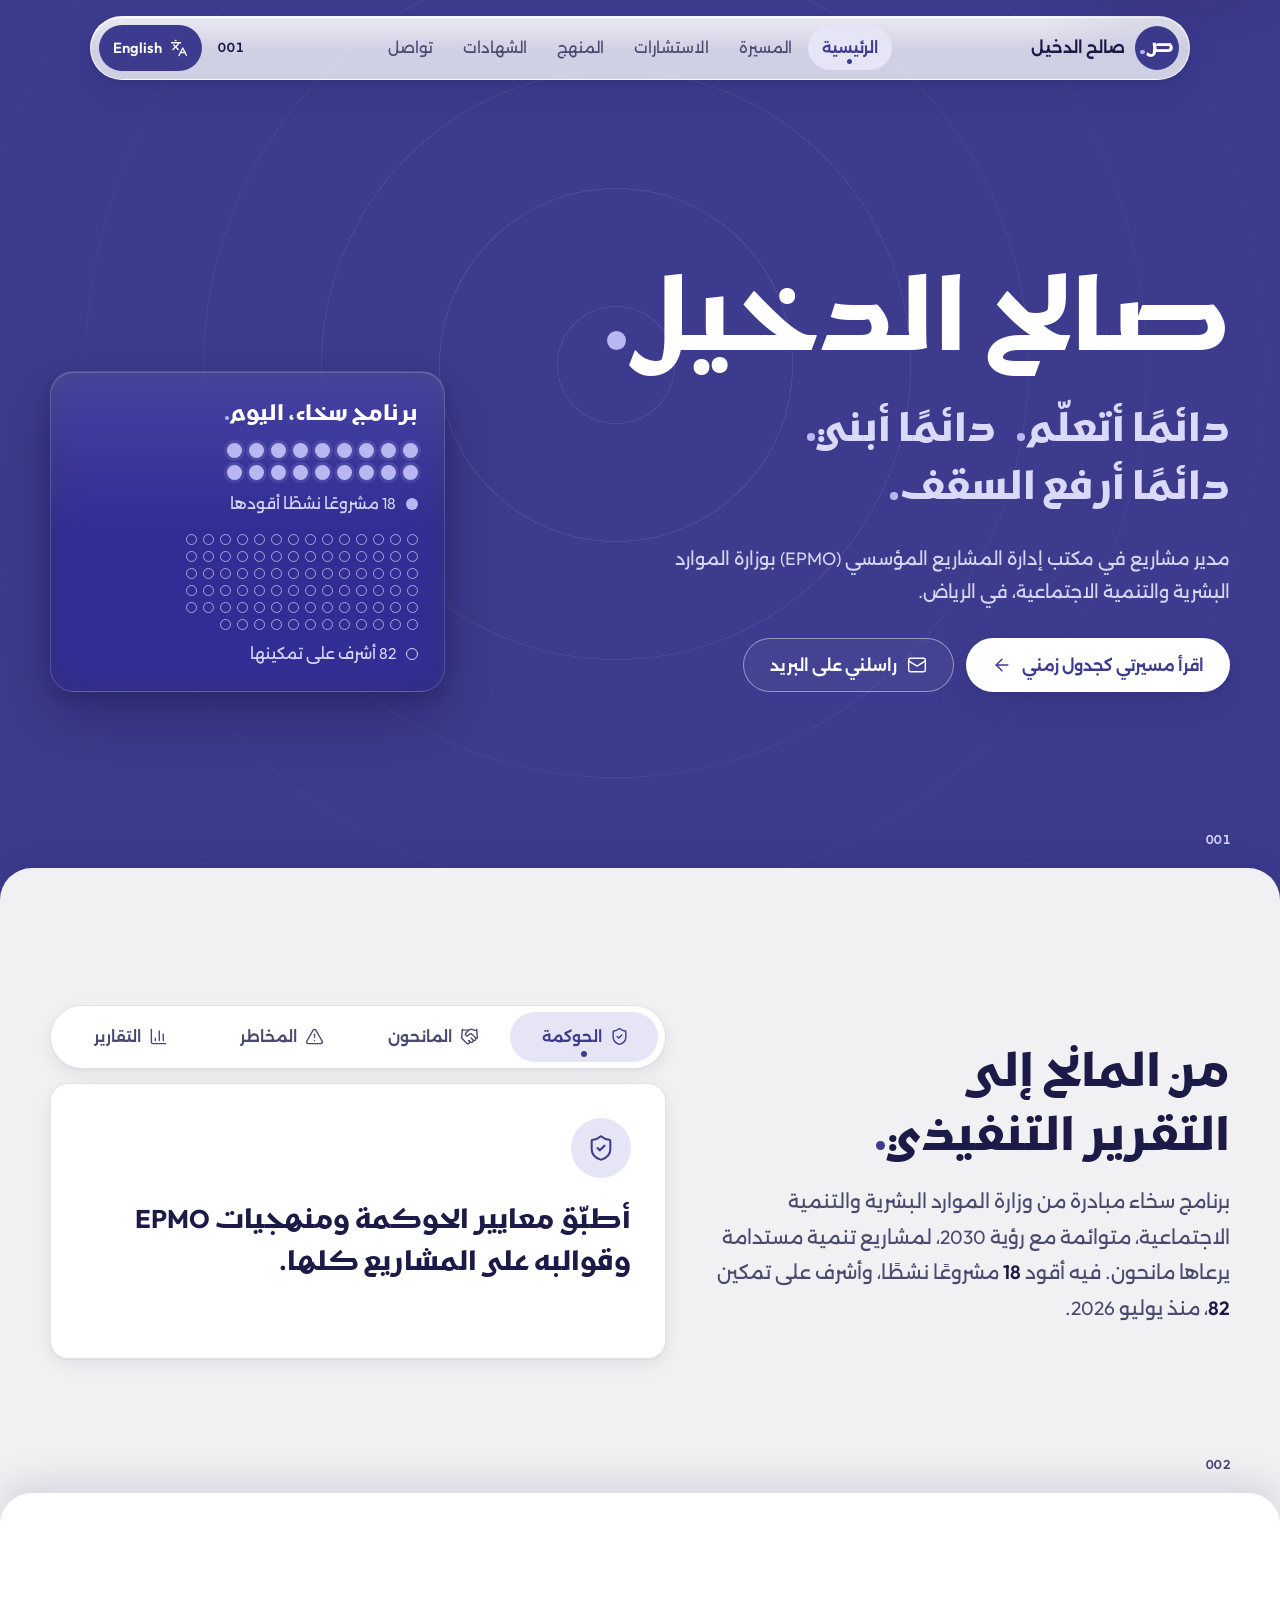
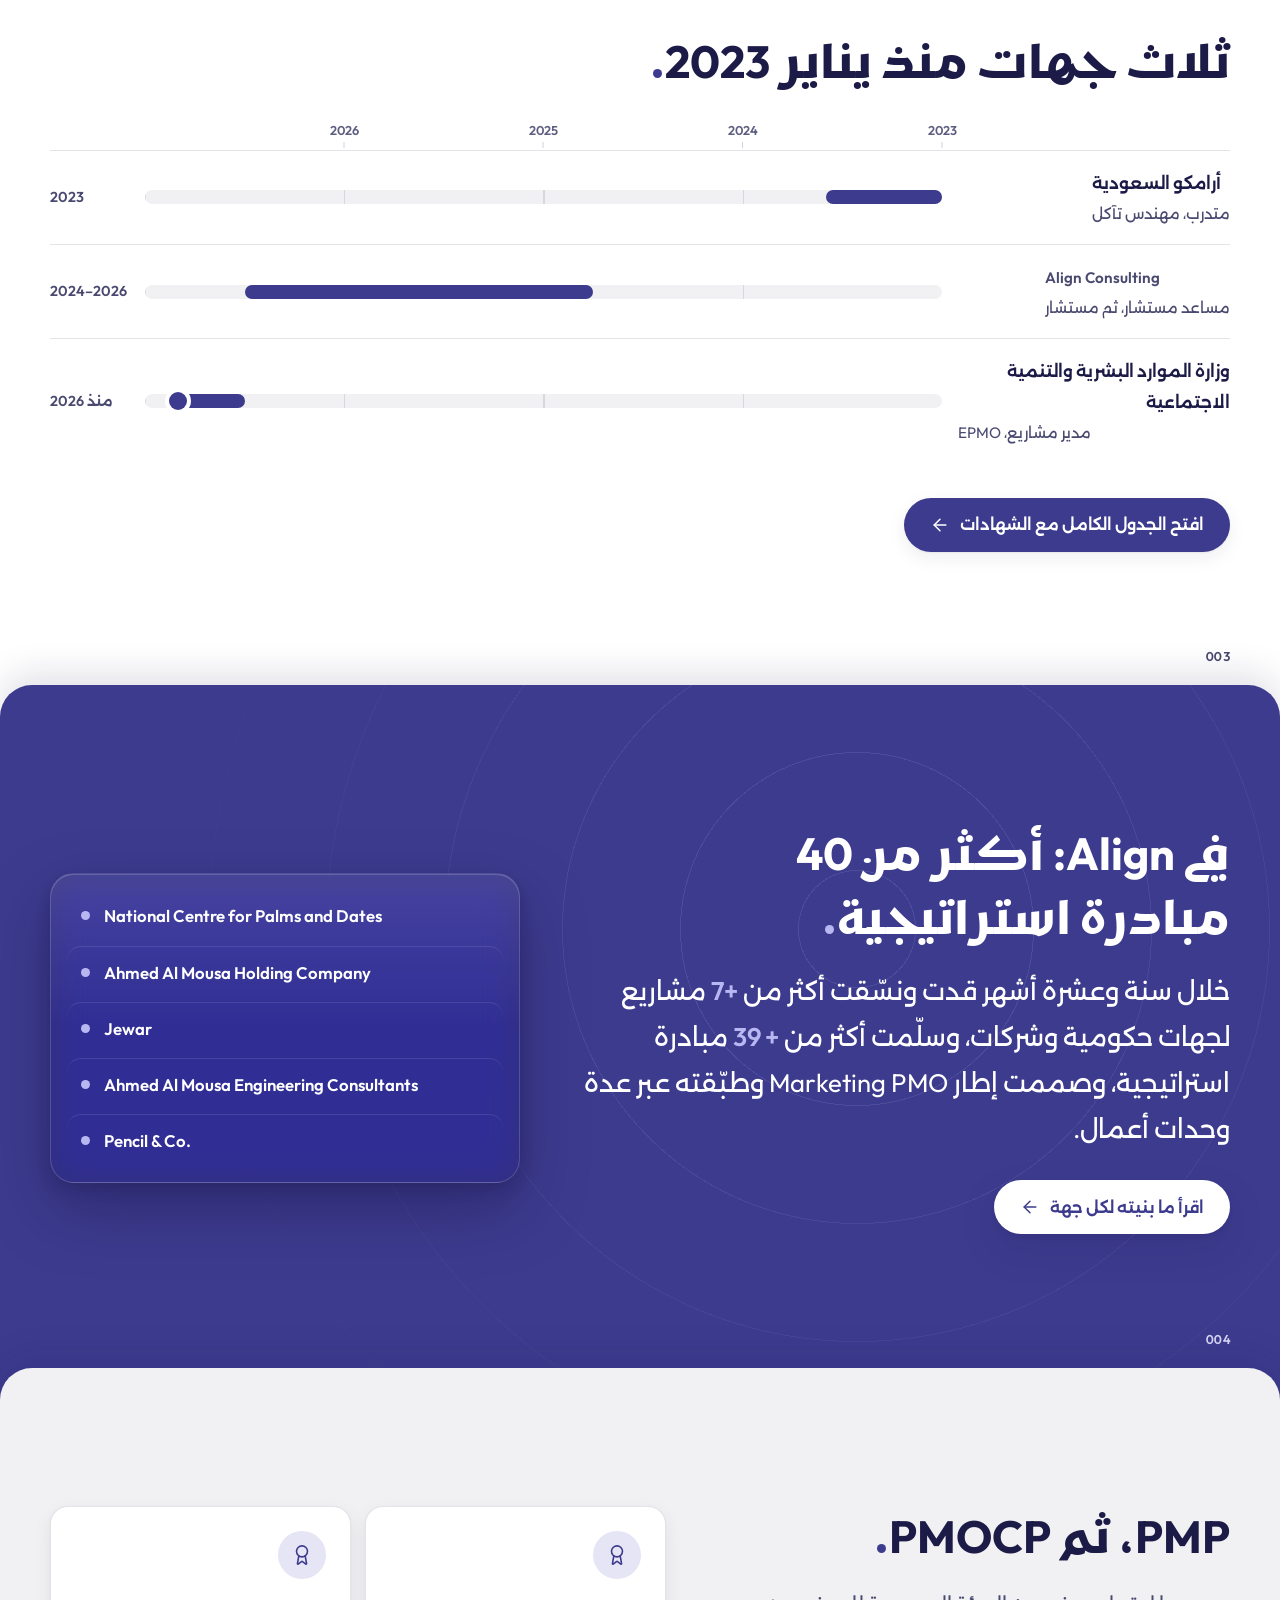
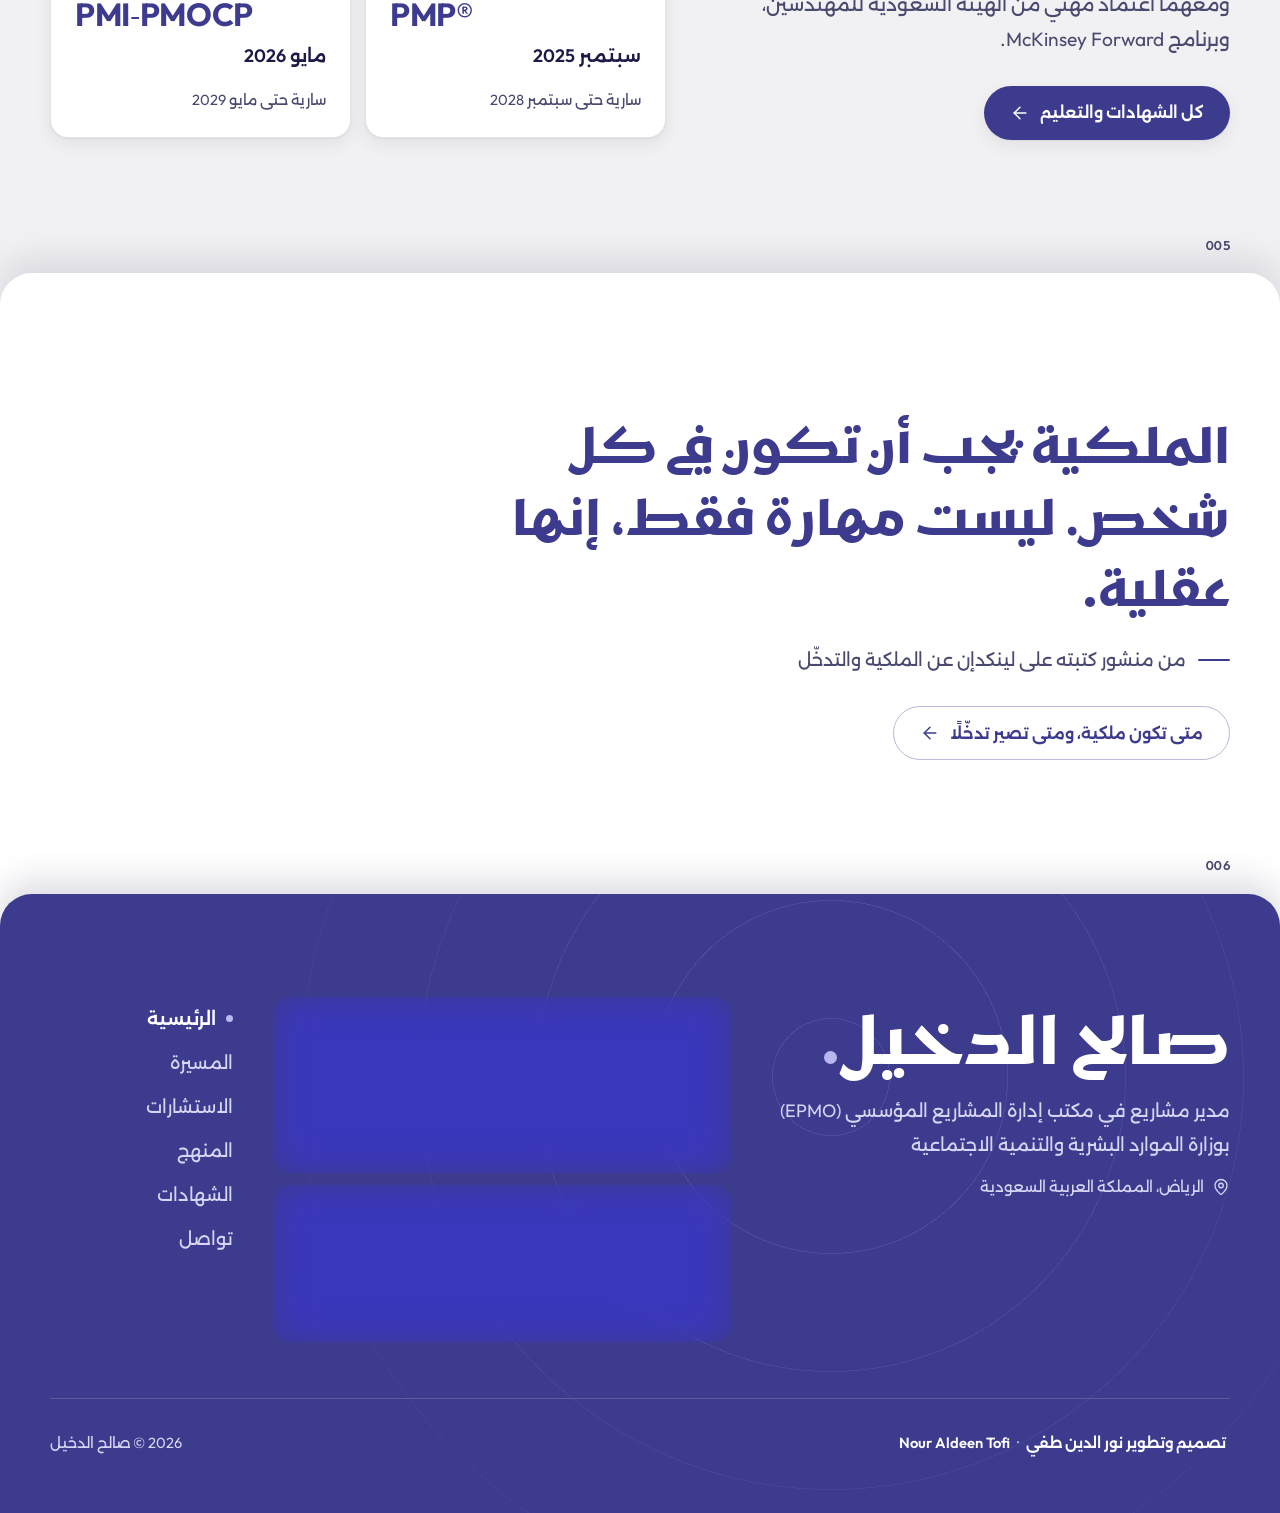
<file: docs/index.html>
<!doctype html>
<html lang="ar" dir="rtl" data-page="index" data-alt="en/">
<head>
<meta charset="utf-8">
<meta name="viewport" content="width=device-width, initial-scale=1, viewport-fit=cover">
<title>صالح الدخيل | مدير مشاريع في EPMO بوزارة الموارد البشرية والتنمية الاجتماعية</title>
<meta name="description" content="صالح الدخيل، مدير مشاريع في مكتب إدارة المشاريع المؤسسي بوزارة الموارد البشرية والتنمية الاجتماعية في الرياض. يقود 18 مشروعًا نشطًا في برنامج سخاء. PMP وPMI-PMOCP، ومهندس كيميائي من جامعة الملك فهد للبترول والمعادن.">
<meta name="robots" content="noindex">
<meta name="author" content="صالح الدخيل">
<meta name="theme-color" content="#3D3B8E">
<meta name="color-scheme" content="light">
<meta property="og:type" content="profile">
<meta property="og:site_name" content="صالح الدخيل">
<meta property="og:title" content="صالح الدخيل | مدير مشاريع في EPMO بوزارة الموارد البشرية والتنمية الاجتماعية">
<meta property="og:description" content="صالح الدخيل، مدير مشاريع في مكتب إدارة المشاريع المؤسسي بوزارة الموارد البشرية والتنمية الاجتماعية في الرياض. يقود 18 مشروعًا نشطًا في برنامج سخاء. PMP وPMI-PMOCP، ومهندس كيميائي من جامعة الملك فهد للبترول والمعادن.">
<meta property="og:locale" content="ar_SA">
<meta property="og:locale:alternate" content="en_US">
<meta property="og:image:width" content="1200">
<meta property="og:image:height" content="630">
<meta property="og:image:alt" content="صالح الدخيل">
<meta property="profile:first_name" content="Saleh">
<meta property="profile:last_name" content="Al Dakheel">
<meta name="twitter:card" content="summary_large_image">
<link rel="canonical" href="https://nouraldeentofi.github.io/saleh-al-dakheel/">
<link rel="alternate" hreflang="ar" href="https://nouraldeentofi.github.io/saleh-al-dakheel/">
<link rel="alternate" hreflang="en" href="https://nouraldeentofi.github.io/saleh-al-dakheel/en/">
<link rel="alternate" hreflang="x-default" href="https://nouraldeentofi.github.io/saleh-al-dakheel/">
<meta property="og:url" content="https://nouraldeentofi.github.io/saleh-al-dakheel/">
<meta property="og:image" content="https://nouraldeentofi.github.io/saleh-al-dakheel/assets/img/og.png">
<meta name="twitter:image" content="https://nouraldeentofi.github.io/saleh-al-dakheel/assets/img/og.png">
<link rel="icon" href="assets/img/icon.svg" type="image/svg+xml">
<link rel="icon" href="assets/img/favicon-32.png" sizes="32x32" type="image/png">
<link rel="apple-touch-icon" href="assets/img/apple-touch-icon.png">
<link rel="preload" href="assets/fonts/kufam-ar-700.woff2" as="font" type="font/woff2" crossorigin>
<link rel="preload" href="assets/fonts/alexandria-ar-400.woff2" as="font" type="font/woff2" crossorigin>
<link rel="preload" href="assets/fonts/alexandria-ar-600.woff2" as="font" type="font/woff2" crossorigin>
<link rel="preload" href="assets/fonts/outfit-la-400.woff2" as="font" type="font/woff2" crossorigin>
<link rel="preload" href="assets/fonts/outfit-la-600.woff2" as="font" type="font/woff2" crossorigin>
<link rel="preload" href="assets/fonts/outfit-la-700.woff2" as="font" type="font/woff2" crossorigin>
<link rel="stylesheet" href="assets/style.css?v=984f98ea">
<script>(function(){var d=document.documentElement;d.classList.add('js');try{var p=localStorage.getItem('sd-lang');if(p&&p!==d.lang&&!/[?&]stay/.test(location.search)){location.replace(d.getAttribute('data-alt')+location.hash);}}catch(e){}})();</script>
<script type="application/ld+json">{"@context":"https://schema.org","@graph":[{"@type":"WebSite","@id":"https://nouraldeentofi.github.io/saleh-al-dakheel/#website","url":"https://nouraldeentofi.github.io/saleh-al-dakheel/","name":"Saleh Al Dakheel","alternateName":"صالح الدخيل","inLanguage":["ar","en"],"publisher":{"@id":"https://nouraldeentofi.github.io/saleh-al-dakheel/#person"}},{"@type":"Person","@id":"https://nouraldeentofi.github.io/saleh-al-dakheel/#person","name":"صالح الدخيل","alternateName":["صالح الدخيل","صالح الدخيّل","الدخيل","Saleh Al Dakheel","Saleh Al-Dakheel","Saleh AlDakheel","Saleh Aldakheel","Saleh H. Aldakheel","Saleh H. Al Dakheel","Salih Al Dakheel","Saleh Al Dakhil","Saleh Dakheel","Saleh Aldakhil"],"givenName":"Saleh","familyName":"Al Dakheel","jobTitle":["Projects Manager - EPMO","مدير مشاريع - مكتب إدارة المشاريع المؤسسي"],"description":"صالح الدخيل، مدير مشاريع في مكتب إدارة المشاريع المؤسسي بوزارة الموارد البشرية والتنمية الاجتماعية في الرياض. يقود 18 مشروعًا نشطًا في برنامج سخاء. PMP وPMI-PMOCP، ومهندس كيميائي من جامعة الملك فهد للبترول والمعادن.","url":"https://nouraldeentofi.github.io/saleh-al-dakheel/","image":"https://nouraldeentofi.github.io/saleh-al-dakheel/assets/img/og.png","address":{"@type":"PostalAddress","addressLocality":"Riyadh","addressCountry":"SA"},"homeLocation":{"@type":"Place","name":"Riyadh, Saudi Arabia","alternateName":"الرياض"},"worksFor":{"@type":"GovernmentOrganization","name":"Ministry of Human Resources and Social Development","alternateName":["HRSD","وزارة الموارد البشرية والتنمية الاجتماعية","Ministry of Human Resources and Social Development - KSA"],"address":{"@type":"PostalAddress","addressLocality":"Riyadh","addressCountry":"SA"}},"alumniOf":[{"@type":"CollegeOrUniversity","name":"King Fahd University of Petroleum & Minerals","alternateName":["KFUPM","جامعة الملك فهد للبترول والمعادن"]}],"hasOccupation":[{"@type":"Occupation","name":"Projects Manager","alternateName":["Project Manager","مدير مشاريع","مدير مشروع","EPMO Projects Manager","PMO Manager","مدير مشاريع في مكتب إدارة المشاريع"],"occupationLocation":{"@type":"City","name":"Riyadh"}},{"@type":"Occupation","name":"Management Consultant","alternateName":["Consultant","مستشار","مستشار إدارة","Assistant Consultant","مساعد مستشار","PMO Consultant"],"occupationLocation":{"@type":"City","name":"Riyadh"}},{"@type":"Occupation","name":"Chemical Engineer","alternateName":["مهندس كيميائي","Corrosion Engineer","مهندس تآكل"],"occupationLocation":{"@type":"City","name":"Riyadh"}}],"knowsAbout":["Project management","إدارة المشاريع","PMO","Enterprise PMO (EPMO)","مكتب إدارة المشاريع المؤسسي","Portfolio governance","حوكمة المحافظ","Portfolio risk management","إدارة مخاطر المحفظة","KPI reporting","Executive reporting","Stakeholder management","Donor relations","Marketing PMO","Brand and communication strategy","Agile","Waterfall","Hybrid project management","Project scheduling","Risk assessment","Workshop facilitation","Roadmapping","Corrosion engineering","Risk-based inspection (API 580/581)","Fitness for service (API 579/ASME FFS-1)","Chemical engineering","الهندسة الكيميائية","Vision 2030"],"knowsLanguage":[{"@type":"Language","name":"Arabic","alternateName":"ar"},{"@type":"Language","name":"English","alternateName":"en"}],"hasCredential":[{"@type":"EducationalOccupationalCredential","name":"PMO Certified Professional (PMI-PMOCP)","alternateName":"PMO Certified Professional (PMI-PMOCP)","credentialCategory":"certification","recognizedBy":{"@type":"Organization","name":"Project Management Institute","alternateName":"Project Management Institute"},"dateCreated":"2026-05","expires":"2029-05"},{"@type":"EducationalOccupationalCredential","name":"Project Management Professional (PMP)®","alternateName":"Project Management Professional (PMP)®","credentialCategory":"certification","recognizedBy":{"@type":"Organization","name":"Project Management Institute","alternateName":"Project Management Institute"},"dateCreated":"2025-09","expires":"2028-09"},{"@type":"EducationalOccupationalCredential","name":"Professional Accreditation","alternateName":"الاعتماد المهني","credentialCategory":"certification","recognizedBy":{"@type":"Organization","name":"Saudi Council of Engineers","alternateName":"الهيئة السعودية للمهندسين"},"dateCreated":"2024-07","expires":"2028-07"},{"@type":"EducationalOccupationalCredential","name":"McKinsey Forward Program","credentialCategory":"certificate","recognizedBy":{"@type":"Organization","name":"McKinsey & Company","alternateName":"McKinsey & Company"}},{"@type":"EducationalOccupationalCredential","name":"Six Sigma Yellow Belt (SSYB)","credentialCategory":"certificate","recognizedBy":{"@type":"Organization","name":"6sigmastudy","alternateName":"6sigmastudy"}},{"@type":"EducationalOccupationalCredential","name":"Foundational Consulting Skills","credentialCategory":"certificate","recognizedBy":{"@type":"Organization","name":"Mustashar Accelerator","alternateName":"مسرعة مستشار"}},{"@type":"EducationalOccupationalCredential","name":"Foundations of Project Management","credentialCategory":"certificate","recognizedBy":{"@type":"Organization","name":"Coursera","alternateName":"Coursera"}},{"@type":"EducationalOccupationalCredential","name":"Soft Skills Training","credentialCategory":"certificate","recognizedBy":{"@type":"Organization","name":"upGrad KnowledgeHut","alternateName":"upGrad KnowledgeHut"}},{"@type":"EducationalOccupationalCredential","name":"BSc Chemical Engineering","alternateName":"بكالوريوس الهندسة الكيميائية","credentialCategory":"degree","recognizedBy":{"@type":"CollegeOrUniversity","name":"King Fahd University of Petroleum & Minerals"}}],"sameAs":["https://www.linkedin.com/in/saleh-al-dakheel/"],"email":"mailto:Saleh.h.aldakheel@gmail.com"},{"@type":"ProfilePage","@id":"https://nouraldeentofi.github.io/saleh-al-dakheel/#page","url":"https://nouraldeentofi.github.io/saleh-al-dakheel/","name":"صالح الدخيل | مدير مشاريع في EPMO بوزارة الموارد البشرية والتنمية الاجتماعية","description":"صالح الدخيل، مدير مشاريع في مكتب إدارة المشاريع المؤسسي بوزارة الموارد البشرية والتنمية الاجتماعية في الرياض. يقود 18 مشروعًا نشطًا في برنامج سخاء. PMP وPMI-PMOCP، ومهندس كيميائي من جامعة الملك فهد للبترول والمعادن.","inLanguage":"ar","isPartOf":{"@id":"https://nouraldeentofi.github.io/saleh-al-dakheel/#website"},"mainEntity":{"@id":"https://nouraldeentofi.github.io/saleh-al-dakheel/#person"}}]}</script>
</head>
<body data-page="index">
<a class="skip" href="#main">تخطَّ إلى المحتوى</a>
<div class="progress" aria-hidden="true"><span></span></div>
<header class="hdr" id="hdr">
  <div class="pill">
    <a class="brand" href="./">
      <span class="mono" aria-hidden="true"><span class="mono-in"><span class="mono-l">ص</span><i class="mono-d"></i></span></span><span class="brand-n">صالح الدخيل</span>
    </a>
    <nav class="nav" aria-label="التنقل الرئيسي"><a class="nav-a" href="./" aria-current="page">الرئيسية</a><a class="nav-a" href="career.html">المسيرة</a><a class="nav-a" href="consulting.html">الاستشارات</a><a class="nav-a" href="approach.html">المنهج</a><a class="nav-a" href="credentials.html">الشهادات</a><a class="nav-a" href="contact.html">تواصل</a></nav>
    <span class="counter" aria-hidden="true" title="الورقة"><span class="counter-roll"><span>001</span><span>002</span><span>003</span><span>004</span><span>005</span><span>006</span><span>007</span></span></span>
    <a class="lang" href="en/" hreflang="en" lang="en" data-lang="en"><svg class="ic" viewBox="0 0 24 24" fill="none" stroke="currentColor" stroke-width="1.75" stroke-linecap="round" stroke-linejoin="round" aria-hidden="true" focusable="false"><path d="m5 8 6 6" /> <path d="m4 14 6-6 2-3" /> <path d="M2 5h12" /> <path d="M7 2h1" /> <path d="m22 22-5-10-5 10" /> <path d="M14 18h6" /></svg><span class="lang-l">English</span></a>
  </div>
</header>
<main id="main" tabindex="-1">
<section class="sheet sheet--indigo hero" id="top" data-sheet="1" data-stack aria-labelledby="top-h"><i class="shade" aria-hidden="true"></i>
<span class="pno" aria-hidden="true" dir="ltr">001</span>
<div class="ripples ripples--hero" aria-hidden="true"><i></i><i></i><i></i><i></i></div>
<div class="wrap hero-grid">
  <div class="hero-copy">
    <h1 class="hero-name page-title" id="top-h"><span class="hero-w">صالح <span class="nw">الدخيل<span class="stop"><span class="vh">.</span></span></span></span></h1>
    <p class="motto"><span class="m" style="--k:0">دائمًا أتعلّم⁠<span class="stop"><span class="vh">.</span></span></span><span class="m" style="--k:1">دائمًا أبني⁠<span class="stop"><span class="vh">.</span></span></span><span class="m" style="--k:2">دائمًا أرفع السقف⁠<span class="stop"><span class="vh">.</span></span></span></p>
    <p class="hero-role" data-rv>مدير مشاريع في مكتب إدارة المشاريع المؤسسي (<span dir="ltr">EPMO</span>) بوزارة الموارد البشرية والتنمية الاجتماعية، في الرياض.</p>
    <div class="hero-cta" id="heroCta" data-rv>
      <a class="btn btn--light shine" href="career.html">اقرأ مسيرتي كجدول زمني<svg class="ic btn-ic ic-arrow" viewBox="0 0 24 24" fill="none" stroke="currentColor" stroke-width="1.75" stroke-linecap="round" stroke-linejoin="round" aria-hidden="true" focusable="false"><path d="m12 19-7-7 7-7" /> <path d="M19 12H5" /></svg></a>
      <a class="btn btn--line" href="mailto:Saleh.h.aldakheel@gmail.com"><svg class="ic" viewBox="0 0 24 24" fill="none" stroke="currentColor" stroke-width="1.75" stroke-linecap="round" stroke-linejoin="round" aria-hidden="true" focusable="false"><path d="m22 7-8.991 5.727a2 2 0 0 1-2.009 0L2 7" /> <rect x="2" y="4" width="20" height="16" rx="2" /></svg>راسلني على البريد</a>
    </div>
  </div>
  <figure class="dots glass-dark" data-rv="pop">
    <figcaption class="dots-t">برنامج سخاء، اليوم⁠<span class="stop"><span class="vh">.</span></span></figcaption>
    <div class="dots-g dots-g--lead" aria-hidden="true"><i style="--n:0"></i><i style="--n:1"></i><i style="--n:2"></i><i style="--n:3"></i><i style="--n:4"></i><i style="--n:5"></i><i style="--n:6"></i><i style="--n:7"></i><i style="--n:8"></i><i style="--n:9"></i><i style="--n:10"></i><i style="--n:11"></i><i style="--n:12"></i><i style="--n:13"></i><i style="--n:14"></i><i style="--n:15"></i><i style="--n:16"></i><i style="--n:17"></i></div>
    <p class="dots-l"><i class="key key--solid" aria-hidden="true"></i><span><span dir="ltr">18</span> مشروعًا نشطًا أقودها</span></p>
    <div class="dots-g dots-g--over" aria-hidden="true"><i style="--n:0"></i><i style="--n:1"></i><i style="--n:2"></i><i style="--n:3"></i><i style="--n:4"></i><i style="--n:5"></i><i style="--n:6"></i><i style="--n:7"></i><i style="--n:8"></i><i style="--n:9"></i><i style="--n:10"></i><i style="--n:11"></i><i style="--n:12"></i><i style="--n:13"></i><i style="--n:14"></i><i style="--n:15"></i><i style="--n:16"></i><i style="--n:17"></i><i style="--n:18"></i><i style="--n:19"></i><i style="--n:20"></i><i style="--n:21"></i><i style="--n:22"></i><i style="--n:23"></i><i style="--n:24"></i><i style="--n:25"></i><i style="--n:26"></i><i style="--n:27"></i><i style="--n:28"></i><i style="--n:29"></i><i style="--n:30"></i><i style="--n:31"></i><i style="--n:32"></i><i style="--n:33"></i><i style="--n:34"></i><i style="--n:35"></i><i style="--n:36"></i><i style="--n:37"></i><i style="--n:38"></i><i style="--n:39"></i><i style="--n:40"></i><i style="--n:41"></i><i style="--n:42"></i><i style="--n:43"></i><i style="--n:44"></i><i style="--n:45"></i><i style="--n:46"></i><i style="--n:47"></i><i style="--n:48"></i><i style="--n:49"></i><i style="--n:50"></i><i style="--n:51"></i><i style="--n:52"></i><i style="--n:53"></i><i style="--n:54"></i><i style="--n:55"></i><i style="--n:56"></i><i style="--n:57"></i><i style="--n:58"></i><i style="--n:59"></i><i style="--n:60"></i><i style="--n:61"></i><i style="--n:62"></i><i style="--n:63"></i><i style="--n:64"></i><i style="--n:65"></i><i style="--n:66"></i><i style="--n:67"></i><i style="--n:68"></i><i style="--n:69"></i><i style="--n:70"></i><i style="--n:71"></i><i style="--n:72"></i><i style="--n:73"></i><i style="--n:74"></i><i style="--n:75"></i><i style="--n:76"></i><i style="--n:77"></i><i style="--n:78"></i><i style="--n:79"></i><i style="--n:80"></i><i style="--n:81"></i></div>
    <p class="dots-l"><i class="key key--ring" aria-hidden="true"></i><span><span dir="ltr">82</span> أشرف على تمكينها</span></p>
  </figure>
</div>
</section>
<section class="sheet sheet--paper " id="job" data-sheet="2" data-stack aria-labelledby="job-h"><i class="shade" aria-hidden="true"></i>
<span class="pno" aria-hidden="true" dir="ltr">002</span>
<div class="wrap split">
  <div class="split-a">
    <h2 class="h2" id="job-h" data-rv="h">من المانح إلى التقرير التنفيذي⁠<span class="stop"><span class="vh">.</span></span></h2>
    <p class="lede" data-rv>برنامج سخاء مبادرة من وزارة الموارد البشرية والتنمية الاجتماعية، متوائمة مع رؤية <span dir="ltr">2030</span>، لمشاريع تنمية مستدامة يرعاها مانحون. فيه أقود <span class="num" dir="ltr"><span class="count" data-to="18">18</span></span> مشروعًا نشطًا، وأشرف على تمكين <span class="num" dir="ltr"><span class="count" data-to="82">82</span></span>، منذ يوليو <span dir="ltr">2026</span>.</p>
  </div>
  <div class="split-b tabs" data-tabs data-rv>
    <div class="tablist" role="tablist" aria-label="ما أفعله في EPMO"><button class="tab" role="tab" type="button" id="tab-gov" aria-controls="panel-gov" aria-selected="true" tabindex="0"><svg class="ic" viewBox="0 0 24 24" fill="none" stroke="currentColor" stroke-width="1.75" stroke-linecap="round" stroke-linejoin="round" aria-hidden="true" focusable="false"><path d="M20 13c0 5-3.5 7.5-7.66 8.95a1 1 0 0 1-.67-.01C7.5 20.5 4 18 4 13V6a1 1 0 0 1 1-1c2 0 4.5-1.2 6.24-2.72a1.17 1.17 0 0 1 1.52 0C14.51 3.81 17 5 19 5a1 1 0 0 1 1 1z" /> <path d="m9 12 2 2 4-4" /></svg><span>الحوكمة</span></button><button class="tab" role="tab" type="button" id="tab-donors" aria-controls="panel-donors" aria-selected="false" tabindex="-1"><svg class="ic" viewBox="0 0 24 24" fill="none" stroke="currentColor" stroke-width="1.75" stroke-linecap="round" stroke-linejoin="round" aria-hidden="true" focusable="false"><path d="m11 17 2 2a1 1 0 1 0 3-3" /> <path d="m14 14 2.5 2.5a1 1 0 1 0 3-3l-3.88-3.88a3 3 0 0 0-4.24 0l-.88.88a1 1 0 1 1-3-3l2.81-2.81a5.79 5.79 0 0 1 7.06-.87l.47.28a2 2 0 0 0 1.42.25L21 4" /> <path d="m21 3 1 11h-2" /> <path d="M3 3 2 14l6.5 6.5a1 1 0 1 0 3-3" /> <path d="M3 4h8" /></svg><span>المانحون</span></button><button class="tab" role="tab" type="button" id="tab-risk" aria-controls="panel-risk" aria-selected="false" tabindex="-1"><svg class="ic" viewBox="0 0 24 24" fill="none" stroke="currentColor" stroke-width="1.75" stroke-linecap="round" stroke-linejoin="round" aria-hidden="true" focusable="false"><path d="m21.73 18-8-14a2 2 0 0 0-3.48 0l-8 14A2 2 0 0 0 4 21h16a2 2 0 0 0 1.73-3" /> <path d="M12 9v4" /> <path d="M12 17h.01" /></svg><span>المخاطر</span></button><button class="tab" role="tab" type="button" id="tab-report" aria-controls="panel-report" aria-selected="false" tabindex="-1"><svg class="ic" viewBox="0 0 24 24" fill="none" stroke="currentColor" stroke-width="1.75" stroke-linecap="round" stroke-linejoin="round" aria-hidden="true" focusable="false"><path d="M3 3v16a2 2 0 0 0 2 2h16" /> <path d="M18 17V9" /> <path d="M13 17V5" /> <path d="M8 17v-3" /></svg><span>التقارير</span></button><span class="tab-dot" aria-hidden="true"></span></div>
    <div class="panels"><div class="panel is-on" role="tabpanel" id="panel-gov" aria-labelledby="tab-gov" tabindex="0"><span class="panel-ic"><svg class="ic" viewBox="0 0 24 24" fill="none" stroke="currentColor" stroke-width="1.75" stroke-linecap="round" stroke-linejoin="round" aria-hidden="true" focusable="false"><path d="M20 13c0 5-3.5 7.5-7.66 8.95a1 1 0 0 1-.67-.01C7.5 20.5 4 18 4 13V6a1 1 0 0 1 1-1c2 0 4.5-1.2 6.24-2.72a1.17 1.17 0 0 1 1.52 0C14.51 3.81 17 5 19 5a1 1 0 0 1 1 1z" /> <path d="m9 12 2 2 4-4" /></svg></span><p class="panel-t">أطبّق معايير الحوكمة ومنهجيات <span dir="ltr">EPMO</span> وقوالبه على المشاريع كلها.</p></div><div class="panel" role="tabpanel" id="panel-donors" aria-labelledby="tab-donors" tabindex="0" inert><span class="panel-ic"><svg class="ic" viewBox="0 0 24 24" fill="none" stroke="currentColor" stroke-width="1.75" stroke-linecap="round" stroke-linejoin="round" aria-hidden="true" focusable="false"><path d="m11 17 2 2a1 1 0 1 0 3-3" /> <path d="m14 14 2.5 2.5a1 1 0 1 0 3-3l-3.88-3.88a3 3 0 0 0-4.24 0l-.88.88a1 1 0 1 1-3-3l2.81-2.81a5.79 5.79 0 0 1 7.06-.87l.47.28a2 2 0 0 0 1.42.25L21 4" /> <path d="m21 3 1 11h-2" /> <path d="M3 3 2 14l6.5 6.5a1 1 0 1 0 3-3" /> <path d="M3 4h8" /></svg></span><p class="panel-t">أدير العلاقة مع المانحين والجهات الحكومية، وأوفّق بين توقعاتهم وخطط التسليم.</p></div><div class="panel" role="tabpanel" id="panel-risk" aria-labelledby="tab-risk" tabindex="0" inert><span class="panel-ic"><svg class="ic" viewBox="0 0 24 24" fill="none" stroke="currentColor" stroke-width="1.75" stroke-linecap="round" stroke-linejoin="round" aria-hidden="true" focusable="false"><path d="m21.73 18-8-14a2 2 0 0 0-3.48 0l-8 14A2 2 0 0 0 4 21h16a2 2 0 0 0 1.73-3" /> <path d="M12 9v4" /> <path d="M12 17h.01" /></svg></span><p class="panel-t">أتابع الالتزامات والمعالم ومخاطر المحفظة، وأصعّد المشكلات مبكرًا.</p></div><div class="panel" role="tabpanel" id="panel-report" aria-labelledby="tab-report" tabindex="0" inert><span class="panel-ic"><svg class="ic" viewBox="0 0 24 24" fill="none" stroke="currentColor" stroke-width="1.75" stroke-linecap="round" stroke-linejoin="round" aria-hidden="true" focusable="false"><path d="M3 3v16a2 2 0 0 0 2 2h16" /> <path d="M18 17V9" /> <path d="M13 17V5" /> <path d="M8 17v-3" /></svg></span><p class="panel-t">أعدّ لوحات المتابعة وتقارير مؤشرات الأداء والتحديثات التنفيذية لكبار أصحاب المصلحة.</p></div></div>
  </div>
</div>
</section>
<section class="sheet sheet--white " id="path" data-sheet="3" data-stack aria-labelledby="path-h"><i class="shade" aria-hidden="true"></i>
<span class="pno" aria-hidden="true" dir="ltr">003</span>
<div class="wrap">
  <h2 class="h2" id="path-h" data-rv="h">ثلاث جهات منذ يناير <span dir="ltr">2023</span>⁠<span class="stop"><span class="vh">.</span></span></h2>
  <div class="mini" data-rv>
    <div class="mini-axis" aria-hidden="true"><span style="--s:0.00%">2023</span><span style="--s:25.00%">2024</span><span style="--s:50.00%">2025</span><span style="--s:75.00%">2026</span></div>
    <ol class="mini-rows"><li class="mini-row" data-rv style="--i:0"><div class="mini-head"><b>أرامكو السعودية</b><span>متدرب، مهندس تآكل</span></div><div class="mini-track"><span class="mini-bar" style="--s:0.00%;--w:14.58%"></span></div><span class="mini-when"><span dir="ltr">2023</span></span></li><li class="mini-row" data-rv style="--i:1"><div class="mini-head"><b><span dir="ltr">Align Consulting</span></b><span>مساعد مستشار، ثم مستشار</span></div><div class="mini-track"><span class="mini-bar" style="--s:43.75%;--w:43.75%"></span></div><span class="mini-when"><span dir="ltr">2024–2026</span></span></li><li class="mini-row" data-rv style="--i:2"><div class="mini-head"><b>وزارة الموارد البشرية والتنمية الاجتماعية</b><span>مدير مشاريع، <span dir="ltr">EPMO</span></span></div><div class="mini-track"><span class="mini-bar is-now" style="--s:87.50%;--w:8.33%"></span></div><span class="mini-when">منذ <span dir="ltr">2026</span></span></li></ol>
  </div>
  <a class="btn btn--ink" href="career.html" data-rv>افتح الجدول الكامل مع الشهادات<svg class="ic btn-ic ic-arrow" viewBox="0 0 24 24" fill="none" stroke="currentColor" stroke-width="1.75" stroke-linecap="round" stroke-linejoin="round" aria-hidden="true" focusable="false"><path d="m12 19-7-7 7-7" /> <path d="M19 12H5" /></svg></a>
</div>
</section>
<section class="sheet sheet--indigo " id="align" data-sheet="4" data-stack aria-labelledby="align-h"><i class="shade" aria-hidden="true"></i>
<span class="pno" aria-hidden="true" dir="ltr">004</span>
<div class="ripples" aria-hidden="true"><i></i><i></i><i></i></div>
<div class="wrap split split--wide">
  <div class="split-a">
    <h2 class="h2" id="align-h" data-rv="h">في <span dir="ltr">Align</span>: أكثر من <span dir="ltr">40</span> مبادرة استراتيجية⁠<span class="stop"><span class="vh">.</span></span></h2>
    <p class="big-p" data-rv>خلال سنة وعشرة أشهر قدت ونسّقت أكثر من <span class="num" dir="ltr"><span class="count" data-to="7">7</span>+</span> مشاريع لجهات حكومية وشركات، وسلّمت أكثر من <span class="num" dir="ltr"><span class="count" data-to="40">40</span>+</span> مبادرة استراتيجية، وصممت إطار <span dir="ltr">Marketing PMO</span> وطبّقته عبر عدة وحدات أعمال.</p>
    <a class="btn btn--light" href="consulting.html" data-rv>اقرأ ما بنيته لكل جهة<svg class="ic btn-ic ic-arrow" viewBox="0 0 24 24" fill="none" stroke="currentColor" stroke-width="1.75" stroke-linecap="round" stroke-linejoin="round" aria-hidden="true" focusable="false"><path d="m12 19-7-7 7-7" /> <path d="M19 12H5" /></svg></a>
  </div>
  <ul class="names glass-dark" data-rv="pop"><li dir="ltr">National Centre for Palms and Dates</li><li dir="ltr">Ahmed Al Mousa Holding Company</li><li dir="ltr">Jewar</li><li dir="ltr">Ahmed Al Mousa Engineering Consultants</li><li dir="ltr">Pencil &amp; Co.</li></ul>
</div>
</section>
<section class="sheet sheet--paper " id="creds" data-sheet="5" data-stack aria-labelledby="creds-h"><i class="shade" aria-hidden="true"></i>
<span class="pno" aria-hidden="true" dir="ltr">005</span>
<div class="wrap split">
  <div class="split-a">
    <h2 class="h2" id="creds-h" data-rv="h"><span dir="ltr">PMP</span>، ثم <span dir="ltr">PMOCP</span>⁠<span class="stop"><span class="vh">.</span></span></h2>
    <p class="lede" data-rv>ومعهما اعتماد مهني من الهيئة السعودية للمهندسين، وبرنامج <span dir="ltr">McKinsey Forward</span>.</p>
    <a class="btn btn--ink" href="credentials.html" data-rv>كل الشهادات والتعليم<svg class="ic btn-ic ic-arrow" viewBox="0 0 24 24" fill="none" stroke="currentColor" stroke-width="1.75" stroke-linecap="round" stroke-linejoin="round" aria-hidden="true" focusable="false"><path d="m12 19-7-7 7-7" /> <path d="M19 12H5" /></svg></a>
  </div>
  <div class="split-b ctiles"><div class="ctile" data-rv style="--i:0">
  <span class="ctile-ic"><svg class="ic" viewBox="0 0 24 24" fill="none" stroke="currentColor" stroke-width="1.75" stroke-linecap="round" stroke-linejoin="round" aria-hidden="true" focusable="false"><path d="m15.477 12.89 1.515 8.526a.5.5 0 0 1-.81.47l-3.58-2.687a1 1 0 0 0-1.197 0l-3.586 2.686a.5.5 0 0 1-.81-.469l1.514-8.526" /> <circle cx="12" cy="8" r="6" /></svg></span>
  <p class="ctile-n" dir="ltr">PMP®</p>
  <p class="ctile-d">سبتمبر <span dir="ltr">2025</span></p>
  <p class="ctile-by">سارية حتى سبتمبر <span dir="ltr">2028</span></p>
</div><div class="ctile" data-rv style="--i:1">
  <span class="ctile-ic"><svg class="ic" viewBox="0 0 24 24" fill="none" stroke="currentColor" stroke-width="1.75" stroke-linecap="round" stroke-linejoin="round" aria-hidden="true" focusable="false"><path d="m15.477 12.89 1.515 8.526a.5.5 0 0 1-.81.47l-3.58-2.687a1 1 0 0 0-1.197 0l-3.586 2.686a.5.5 0 0 1-.81-.469l1.514-8.526" /> <circle cx="12" cy="8" r="6" /></svg></span>
  <p class="ctile-n" dir="ltr">PMI‑PMOCP</p>
  <p class="ctile-d">مايو <span dir="ltr">2026</span></p>
  <p class="ctile-by">سارية حتى مايو <span dir="ltr">2029</span></p>
</div></div>
</div>
</section>
<section class="sheet sheet--white " id="words" data-sheet="6" data-stack aria-labelledby="words-q"><i class="shade" aria-hidden="true"></i>
<span class="pno" aria-hidden="true" dir="ltr">006</span>
<div class="wrap">
  <figure class="quote" data-rv>
    <blockquote id="words-q"><p>الملكية يجب أن تكون في كل شخص. ليست مهارة فقط، إنها عقلية⁠<span class="stop"><span class="vh">.</span></span></p></blockquote>
    <figcaption><span>من منشور كتبته على لينكدإن عن الملكية والتدخّل</span></figcaption>
  </figure>
  <a class="btn btn--ghost" href="approach.html" data-rv>متى تكون ملكية، ومتى تصير تدخّلًا<svg class="ic btn-ic ic-arrow" viewBox="0 0 24 24" fill="none" stroke="currentColor" stroke-width="1.75" stroke-linecap="round" stroke-linejoin="round" aria-hidden="true" focusable="false"><path d="m12 19-7-7 7-7" /> <path d="M19 12H5" /></svg></a>
</div>
</section>
</main>
<footer class="foot sheet--indigo" id="foot" data-sheet>
  <div class="ripples ripples--foot" aria-hidden="true"><i></i><i></i><i></i></div>
  <div class="wrap foot-grid">
    <div class="foot-id" data-rv>
      <p class="foot-name">صالح <span class="nw">الدخيل<span class="stop"><span class="vh">.</span></span></span></p>
      <p class="foot-role">مدير مشاريع في مكتب إدارة المشاريع المؤسسي (<span dir="ltr">EPMO</span>) بوزارة الموارد البشرية والتنمية الاجتماعية</p>
      <p class="foot-city"><svg class="ic ic-sm" viewBox="0 0 24 24" fill="none" stroke="currentColor" stroke-width="1.75" stroke-linecap="round" stroke-linejoin="round" aria-hidden="true" focusable="false"><path d="M20 10c0 4.993-5.539 10.193-7.399 11.799a1 1 0 0 1-1.202 0C9.539 20.193 4 14.993 4 10a8 8 0 0 1 16 0" /> <circle cx="12" cy="10" r="3" /></svg><span>الرياض، المملكة العربية السعودية</span></p>
    </div>
    <div class="foot-cards"><div class="ccard ccard--mail glass-dark" data-rv>
  <span class="ccard-ic"><svg class="ic" viewBox="0 0 24 24" fill="none" stroke="currentColor" stroke-width="1.75" stroke-linecap="round" stroke-linejoin="round" aria-hidden="true" focusable="false"><path d="m22 7-8.991 5.727a2 2 0 0 1-2.009 0L2 7" /> <rect x="2" y="4" width="20" height="16" rx="2" /></svg></span>
  <span class="ccard-k">البريد</span>
  <a class="ccard-v" href="mailto:Saleh.h.aldakheel@gmail.com" dir="ltr">Saleh.h.aldakheel@gmail.com</a>
  <span class="ccard-acts">
    <button class="chip copy" type="button" data-copy="Saleh.h.aldakheel@gmail.com"><span class="copy-a"><svg class="ic" viewBox="0 0 24 24" fill="none" stroke="currentColor" stroke-width="1.75" stroke-linecap="round" stroke-linejoin="round" aria-hidden="true" focusable="false"><rect width="14" height="14" x="8" y="8" rx="2" ry="2" /> <path d="M4 16c-1.1 0-2-.9-2-2V4c0-1.1.9-2 2-2h10c1.1 0 2 .9 2 2" /></svg>انسخ البريد</span><span class="copy-b" aria-hidden="true"><svg class="ic" viewBox="0 0 24 24" fill="none" stroke="currentColor" stroke-width="1.75" stroke-linecap="round" stroke-linejoin="round" aria-hidden="true" focusable="false"><path d="M20 6 9 17l-5-5" /></svg>نُسخ البريد</span></button>
    <a class="chip" href="mailto:Saleh.h.aldakheel@gmail.com"><svg class="ic" viewBox="0 0 24 24" fill="none" stroke="currentColor" stroke-width="1.75" stroke-linecap="round" stroke-linejoin="round" aria-hidden="true" focusable="false"><path d="m22 7-8.991 5.727a2 2 0 0 1-2.009 0L2 7" /> <rect x="2" y="4" width="20" height="16" rx="2" /></svg>اكتب رسالة</a>
  </span>
  <span class="sr-live" aria-live="polite"></span>
</div>
<a class="ccard ccard--li glass-dark" href="https://www.linkedin.com/in/saleh-al-dakheel/" target="_blank" rel="noopener" data-rv>
  <span class="ccard-ic"><svg class="ic" viewBox="0 0 24 24" fill="none" stroke="currentColor" stroke-width="1.75" stroke-linecap="round" stroke-linejoin="round" aria-hidden="true" focusable="false"><path d="M16 8a6 6 0 0 1 6 6v7h-4v-7a2 2 0 0 0-2-2 2 2 0 0 0-2 2v7h-4v-7a6 6 0 0 1 6-6z" /> <rect width="4" height="12" x="2" y="9" /> <circle cx="4" cy="4" r="2" /></svg></span>
  <span class="ccard-k">لينكدإن</span>
  <span class="ccard-v" dir="ltr">linkedin.com/in/saleh-al-dakheel</span>
  <span class="ccard-go">حسابي على لينكدإن<svg class="ic ic-sm" viewBox="0 0 24 24" fill="none" stroke="currentColor" stroke-width="1.75" stroke-linecap="round" stroke-linejoin="round" aria-hidden="true" focusable="false"><path d="M7 7h10v10" /> <path d="M7 17 17 7" /></svg></span>
</a></div>
    <nav class="fnav" aria-label="صفحات الموقع"><a class="fnav-a" href="./" aria-current="page">الرئيسية</a><a class="fnav-a" href="career.html">المسيرة</a><a class="fnav-a" href="consulting.html">الاستشارات</a><a class="fnav-a" href="approach.html">المنهج</a><a class="fnav-a" href="credentials.html">الشهادات</a><a class="fnav-a" href="contact.html">تواصل</a></nav>
  </div>
  <div class="wrap foot-base">
    <p class="maker"><a href="https://nouraldeentofi.com" target="_blank" rel="noopener" lang="ar" dir="rtl">تصميم وتطوير نور الدين طفي</a><span aria-hidden="true"> · </span><a href="https://nouraldeentofi.com" target="_blank" rel="noopener" lang="en" dir="ltr">Nour Aldeen Tofi</a></p>
    <p class="copy-r"><span dir="ltr">© 2026</span> صالح الدخيل</p>
  </div>
</footer>
<div class="menu" id="menu" role="dialog" aria-modal="true" aria-label="القائمة" hidden>
  <div class="menu-bg" aria-hidden="true"><div class="ripples"><i></i><i></i><i></i></div></div>
  <div class="menu-in">
    <nav aria-label="قائمة الصفحات"><ol class="menu-list"><li style="--k:0"><a class="menu-a" href="./" aria-current="page"><span class="menu-no" dir="ltr">001</span><span class="menu-n">الرئيسية<span class="stop"><span class="vh">.</span></span></span></a></li><li style="--k:1"><a class="menu-a" href="career.html"><span class="menu-no" dir="ltr">002</span><span class="menu-n">المسيرة<span class="stop"><span class="vh">.</span></span></span></a></li><li style="--k:2"><a class="menu-a" href="consulting.html"><span class="menu-no" dir="ltr">003</span><span class="menu-n">الاستشارات<span class="stop"><span class="vh">.</span></span></span></a></li><li style="--k:3"><a class="menu-a" href="approach.html"><span class="menu-no" dir="ltr">004</span><span class="menu-n">المنهج<span class="stop"><span class="vh">.</span></span></span></a></li><li style="--k:4"><a class="menu-a" href="credentials.html"><span class="menu-no" dir="ltr">005</span><span class="menu-n">الشهادات<span class="stop"><span class="vh">.</span></span></span></a></li><li style="--k:5"><a class="menu-a" href="contact.html"><span class="menu-no" dir="ltr">006</span><span class="menu-n">تواصل<span class="stop"><span class="vh">.</span></span></span></a></li></ol></nav>
    <div class="menu-foot">
      <a class="chip chip--light" href="en/" hreflang="en" lang="en" data-lang="en"><svg class="ic" viewBox="0 0 24 24" fill="none" stroke="currentColor" stroke-width="1.75" stroke-linecap="round" stroke-linejoin="round" aria-hidden="true" focusable="false"><path d="m5 8 6 6" /> <path d="m4 14 6-6 2-3" /> <path d="M2 5h12" /> <path d="M7 2h1" /> <path d="m22 22-5-10-5 10" /> <path d="M14 18h6" /></svg>English</a>
      <a class="chip chip--light" href="mailto:Saleh.h.aldakheel@gmail.com"><svg class="ic" viewBox="0 0 24 24" fill="none" stroke="currentColor" stroke-width="1.75" stroke-linecap="round" stroke-linejoin="round" aria-hidden="true" focusable="false"><path d="m22 7-8.991 5.727a2 2 0 0 1-2.009 0L2 7" /> <rect x="2" y="4" width="20" height="16" rx="2" /></svg>البريد</a>
      <a class="chip chip--light" href="https://www.linkedin.com/in/saleh-al-dakheel/" target="_blank" rel="noopener"><svg class="ic" viewBox="0 0 24 24" fill="none" stroke="currentColor" stroke-width="1.75" stroke-linecap="round" stroke-linejoin="round" aria-hidden="true" focusable="false"><path d="M16 8a6 6 0 0 1 6 6v7h-4v-7a2 2 0 0 0-2-2 2 2 0 0 0-2 2v7h-4v-7a6 6 0 0 1 6-6z" /> <rect width="4" height="12" x="2" y="9" /> <circle cx="4" cy="4" r="2" /></svg>لينكدإن</a>
    </div>
  </div>
</div>
<div class="cap" id="cap">
  <button class="cap-dot" id="capDot" type="button" aria-expanded="false" aria-controls="menu">
    <span class="cap-ic" aria-hidden="true"><span class="cap-dot-i"></span><svg class="ic cap-x" viewBox="0 0 24 24" fill="none" stroke="currentColor" stroke-width="1.75" stroke-linecap="round" stroke-linejoin="round" aria-hidden="true" focusable="false"><path d="M18 6 6 18" /> <path d="m6 6 12 12" /></svg></span>
    <span class="lbl"><span class="cap-l1">القائمة</span><span class="cap-l2">إغلاق</span></span>
  </button>
  <a class="cap-act" id="capAct" href="mailto:Saleh.h.aldakheel@gmail.com" tabindex="-1" aria-hidden="true"><svg class="ic" viewBox="0 0 24 24" fill="none" stroke="currentColor" stroke-width="1.75" stroke-linecap="round" stroke-linejoin="round" aria-hidden="true" focusable="false"><path d="m22 7-8.991 5.727a2 2 0 0 1-2.009 0L2 7" /> <rect x="2" y="4" width="20" height="16" rx="2" /></svg><span>راسلني</span></a>
</div>
<script src="assets/site.js?v=b9ac4fa8" defer></script>
</body>
</html>
</file>
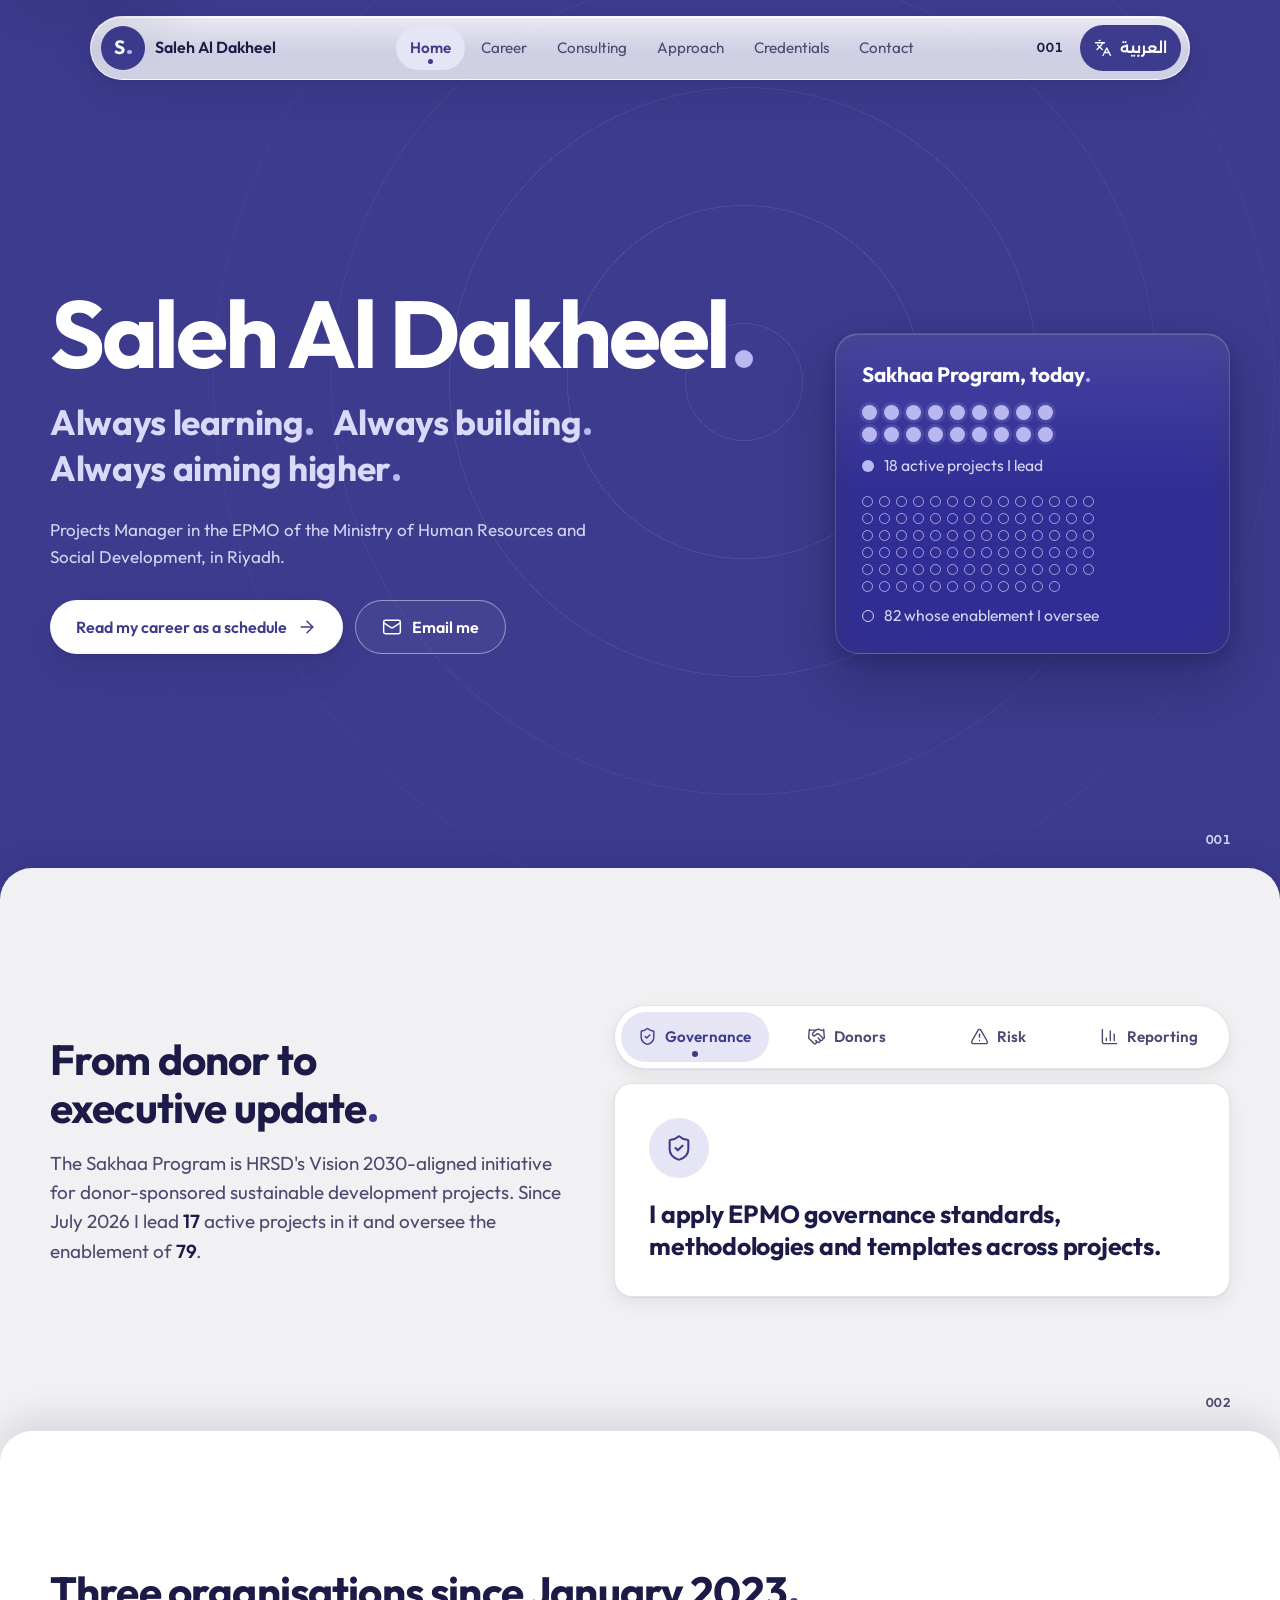
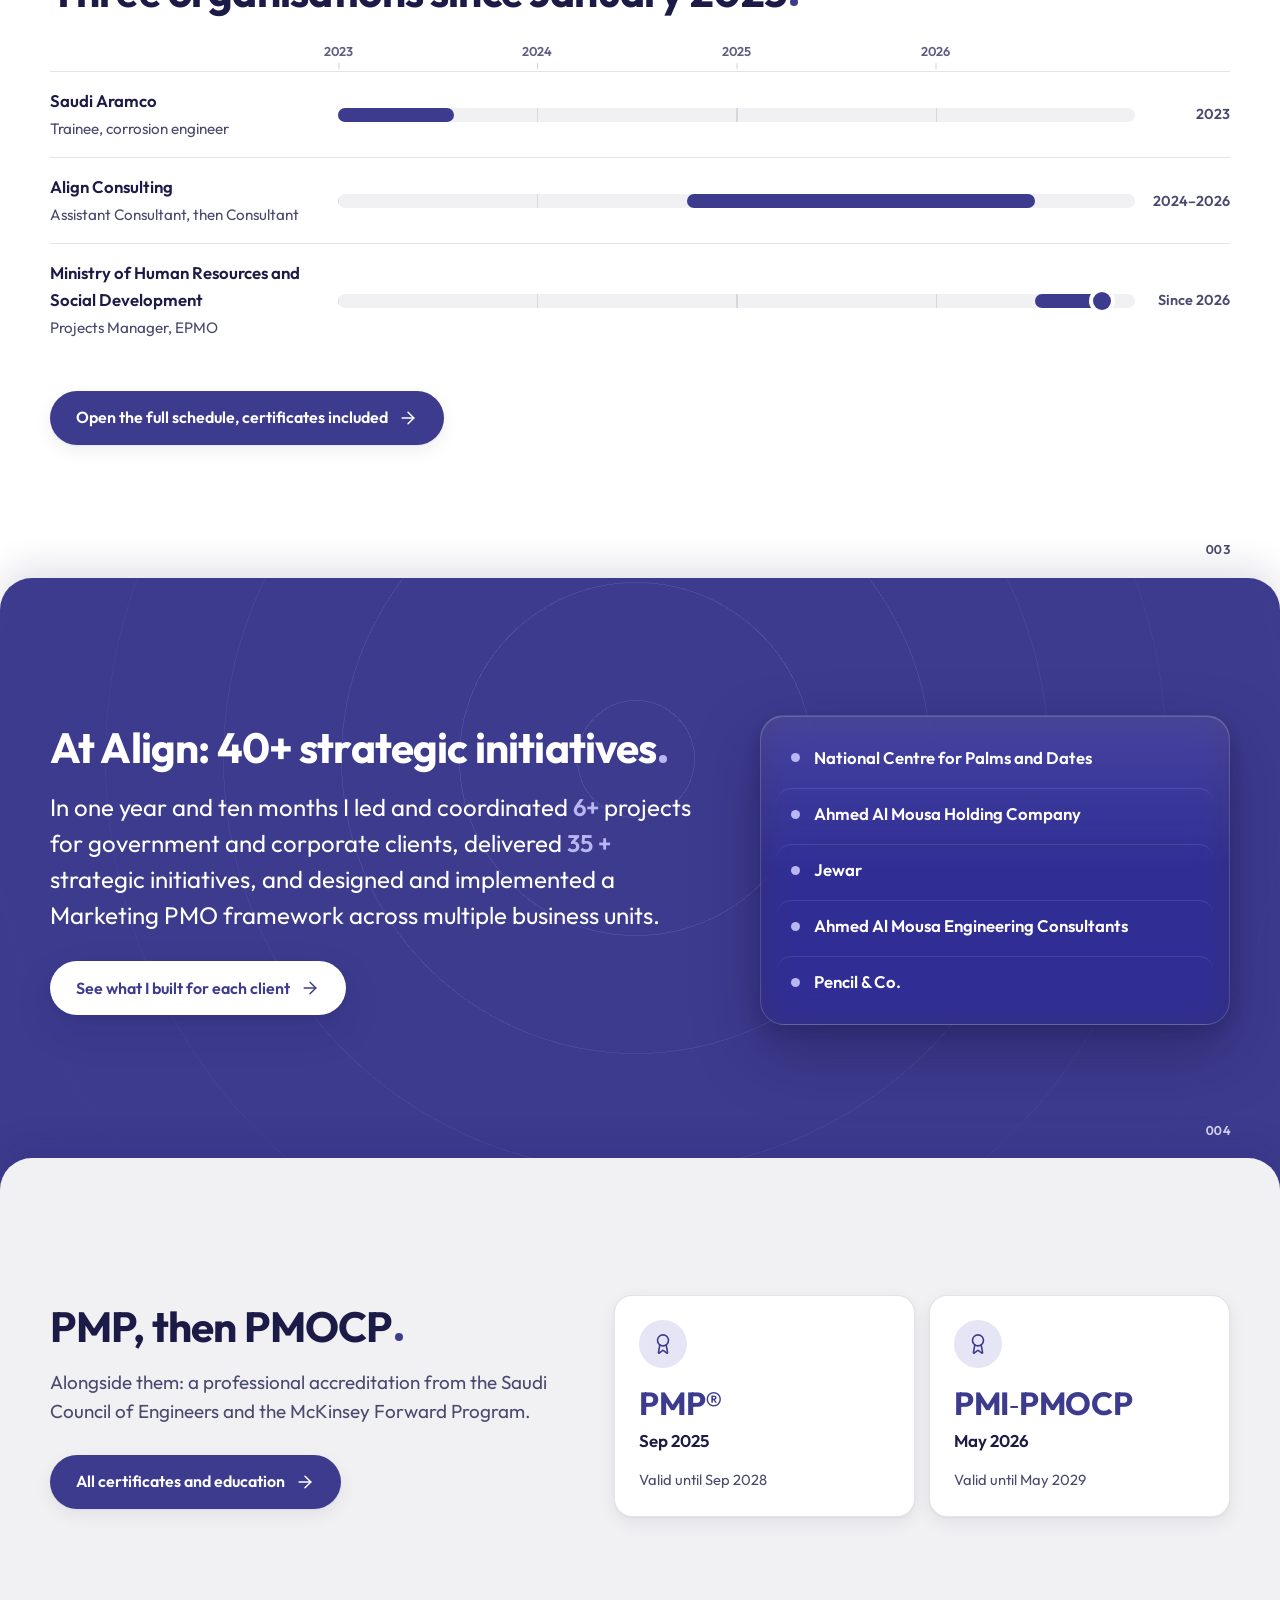
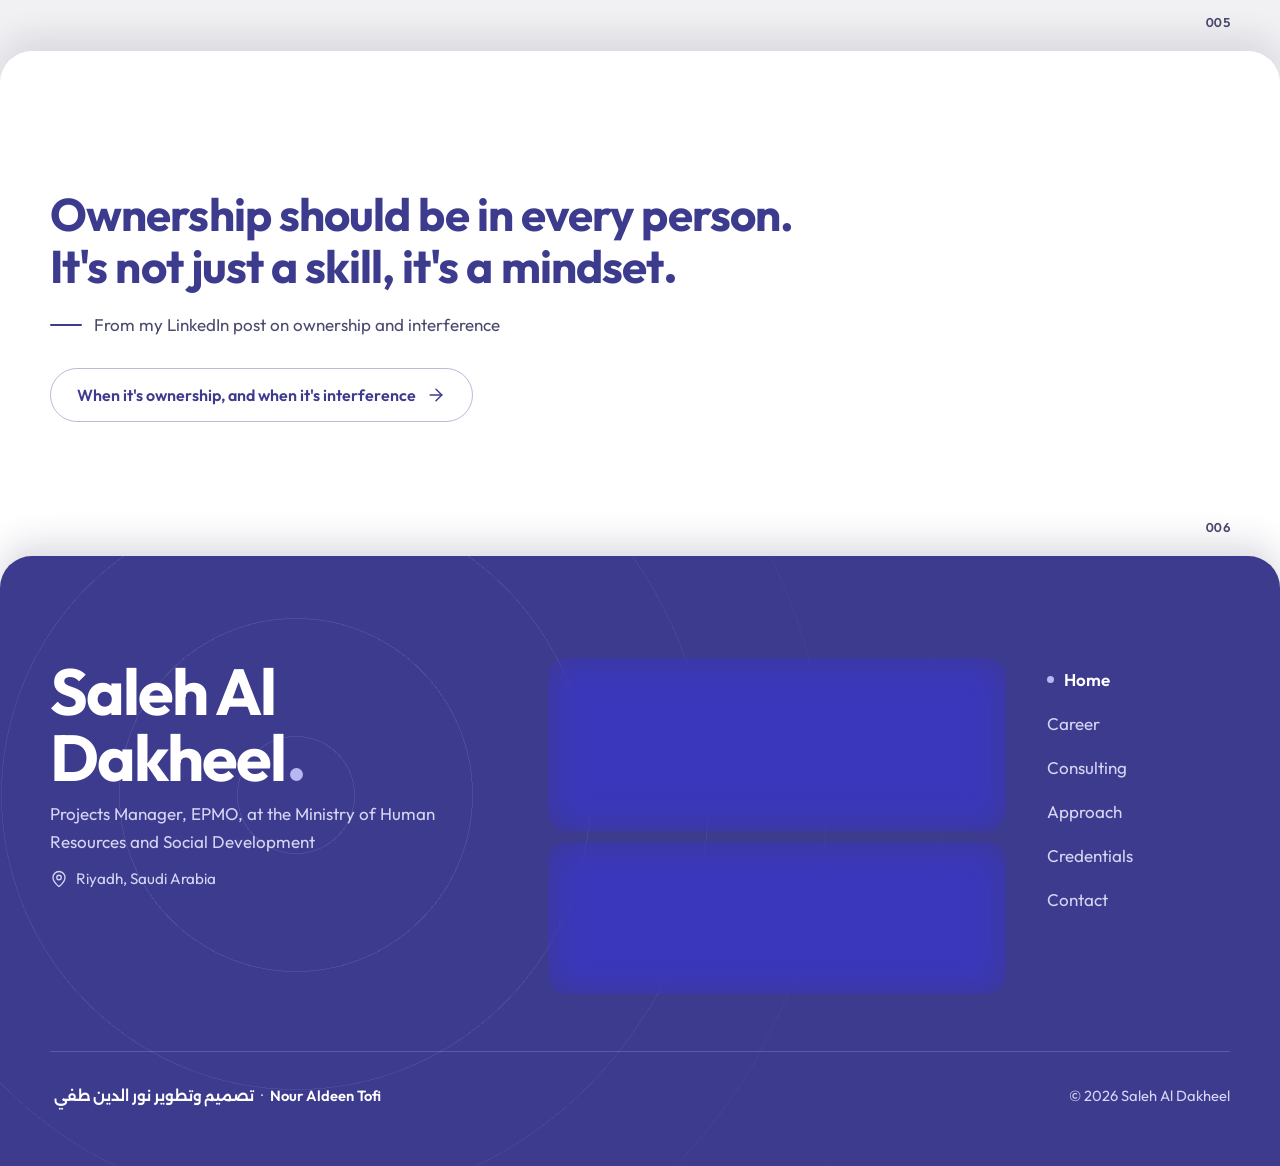
<file: docs/en/index.html>
<!doctype html>
<html lang="en" dir="ltr" data-page="index" data-alt="../">
<head>
<meta charset="utf-8">
<meta name="viewport" content="width=device-width, initial-scale=1, viewport-fit=cover">
<title>Saleh Al Dakheel | Projects Manager, EPMO, Ministry of Human Resources and Social Development</title>
<meta name="description" content="Saleh Al Dakheel, Projects Manager at the EPMO of Saudi Arabia&#x27;s Ministry of Human Resources and Social Development in Riyadh. Leads 18 active projects in the Sakhaa Program. PMP and PMI-PMOCP; chemical engineer from KFUPM.">
<meta name="robots" content="noindex">
<meta name="author" content="Saleh Al Dakheel">
<meta name="theme-color" content="#3D3B8E">
<meta name="color-scheme" content="light">
<meta property="og:type" content="profile">
<meta property="og:site_name" content="Saleh Al Dakheel">
<meta property="og:title" content="Saleh Al Dakheel | Projects Manager, EPMO, Ministry of Human Resources and Social Development">
<meta property="og:description" content="Saleh Al Dakheel, Projects Manager at the EPMO of Saudi Arabia&#x27;s Ministry of Human Resources and Social Development in Riyadh. Leads 18 active projects in the Sakhaa Program. PMP and PMI-PMOCP; chemical engineer from KFUPM.">
<meta property="og:locale" content="en_US">
<meta property="og:locale:alternate" content="ar_SA">
<meta property="og:image:width" content="1200">
<meta property="og:image:height" content="630">
<meta property="og:image:alt" content="Saleh Al Dakheel">
<meta property="profile:first_name" content="Saleh">
<meta property="profile:last_name" content="Al Dakheel">
<meta name="twitter:card" content="summary_large_image">
<link rel="canonical" href="https://nouraldeentofi.github.io/saleh-al-dakheel/en/">
<link rel="alternate" hreflang="ar" href="https://nouraldeentofi.github.io/saleh-al-dakheel/">
<link rel="alternate" hreflang="en" href="https://nouraldeentofi.github.io/saleh-al-dakheel/en/">
<link rel="alternate" hreflang="x-default" href="https://nouraldeentofi.github.io/saleh-al-dakheel/">
<meta property="og:url" content="https://nouraldeentofi.github.io/saleh-al-dakheel/en/">
<meta property="og:image" content="https://nouraldeentofi.github.io/saleh-al-dakheel/assets/img/og.png">
<meta name="twitter:image" content="https://nouraldeentofi.github.io/saleh-al-dakheel/assets/img/og.png">
<link rel="icon" href="../assets/img/icon.svg" type="image/svg+xml">
<link rel="icon" href="../assets/img/favicon-32.png" sizes="32x32" type="image/png">
<link rel="apple-touch-icon" href="../assets/img/apple-touch-icon.png">
<link rel="preload" href="../assets/fonts/outfit-la-400.woff2" as="font" type="font/woff2" crossorigin>
<link rel="preload" href="../assets/fonts/outfit-la-600.woff2" as="font" type="font/woff2" crossorigin>
<link rel="preload" href="../assets/fonts/outfit-la-700.woff2" as="font" type="font/woff2" crossorigin>
<link rel="stylesheet" href="../assets/style.css?v=984f98ea">
<script>(function(){var d=document.documentElement;d.classList.add('js');try{var p=localStorage.getItem('sd-lang');if(p&&p!==d.lang&&!/[?&]stay/.test(location.search)){location.replace(d.getAttribute('data-alt')+location.hash);}}catch(e){}})();</script>
<script type="application/ld+json">{"@context":"https://schema.org","@graph":[{"@type":"WebSite","@id":"https://nouraldeentofi.github.io/saleh-al-dakheel/#website","url":"https://nouraldeentofi.github.io/saleh-al-dakheel/","name":"Saleh Al Dakheel","alternateName":"صالح الدخيل","inLanguage":["ar","en"],"publisher":{"@id":"https://nouraldeentofi.github.io/saleh-al-dakheel/#person"}},{"@type":"Person","@id":"https://nouraldeentofi.github.io/saleh-al-dakheel/#person","name":"Saleh Al Dakheel","alternateName":["صالح الدخيل","صالح الدخيّل","الدخيل","Saleh Al Dakheel","Saleh Al-Dakheel","Saleh AlDakheel","Saleh Aldakheel","Saleh H. Aldakheel","Saleh H. Al Dakheel","Salih Al Dakheel","Saleh Al Dakhil","Saleh Dakheel","Saleh Aldakhil"],"givenName":"Saleh","familyName":"Al Dakheel","jobTitle":["Projects Manager - EPMO","مدير مشاريع - مكتب إدارة المشاريع المؤسسي"],"description":"Saleh Al Dakheel, Projects Manager at the EPMO of Saudi Arabia's Ministry of Human Resources and Social Development in Riyadh. Leads 18 active projects in the Sakhaa Program. PMP and PMI-PMOCP; chemical engineer from KFUPM.","url":"https://nouraldeentofi.github.io/saleh-al-dakheel/","image":"https://nouraldeentofi.github.io/saleh-al-dakheel/assets/img/og.png","address":{"@type":"PostalAddress","addressLocality":"Riyadh","addressCountry":"SA"},"homeLocation":{"@type":"Place","name":"Riyadh, Saudi Arabia","alternateName":"الرياض"},"worksFor":{"@type":"GovernmentOrganization","name":"Ministry of Human Resources and Social Development","alternateName":["HRSD","وزارة الموارد البشرية والتنمية الاجتماعية","Ministry of Human Resources and Social Development - KSA"],"address":{"@type":"PostalAddress","addressLocality":"Riyadh","addressCountry":"SA"}},"alumniOf":[{"@type":"CollegeOrUniversity","name":"King Fahd University of Petroleum & Minerals","alternateName":["KFUPM","جامعة الملك فهد للبترول والمعادن"]}],"hasOccupation":[{"@type":"Occupation","name":"Projects Manager","alternateName":["Project Manager","مدير مشاريع","مدير مشروع","EPMO Projects Manager","PMO Manager","مدير مشاريع في مكتب إدارة المشاريع"],"occupationLocation":{"@type":"City","name":"Riyadh"}},{"@type":"Occupation","name":"Management Consultant","alternateName":["Consultant","مستشار","مستشار إدارة","Assistant Consultant","مساعد مستشار","PMO Consultant"],"occupationLocation":{"@type":"City","name":"Riyadh"}},{"@type":"Occupation","name":"Chemical Engineer","alternateName":["مهندس كيميائي","Corrosion Engineer","مهندس تآكل"],"occupationLocation":{"@type":"City","name":"Riyadh"}}],"knowsAbout":["Project management","إدارة المشاريع","PMO","Enterprise PMO (EPMO)","مكتب إدارة المشاريع المؤسسي","Portfolio governance","حوكمة المحافظ","Portfolio risk management","إدارة مخاطر المحفظة","KPI reporting","Executive reporting","Stakeholder management","Donor relations","Marketing PMO","Brand and communication strategy","Agile","Waterfall","Hybrid project management","Project scheduling","Risk assessment","Workshop facilitation","Roadmapping","Corrosion engineering","Risk-based inspection (API 580/581)","Fitness for service (API 579/ASME FFS-1)","Chemical engineering","الهندسة الكيميائية","Vision 2030"],"knowsLanguage":[{"@type":"Language","name":"Arabic","alternateName":"ar"},{"@type":"Language","name":"English","alternateName":"en"}],"hasCredential":[{"@type":"EducationalOccupationalCredential","name":"PMO Certified Professional (PMI-PMOCP)","alternateName":"PMO Certified Professional (PMI-PMOCP)","credentialCategory":"certification","recognizedBy":{"@type":"Organization","name":"Project Management Institute","alternateName":"Project Management Institute"},"dateCreated":"2026-05","expires":"2029-05"},{"@type":"EducationalOccupationalCredential","name":"Project Management Professional (PMP)®","alternateName":"Project Management Professional (PMP)®","credentialCategory":"certification","recognizedBy":{"@type":"Organization","name":"Project Management Institute","alternateName":"Project Management Institute"},"dateCreated":"2025-09","expires":"2028-09"},{"@type":"EducationalOccupationalCredential","name":"Professional Accreditation","alternateName":"الاعتماد المهني","credentialCategory":"certification","recognizedBy":{"@type":"Organization","name":"Saudi Council of Engineers","alternateName":"الهيئة السعودية للمهندسين"},"dateCreated":"2024-07","expires":"2028-07"},{"@type":"EducationalOccupationalCredential","name":"McKinsey Forward Program","credentialCategory":"certificate","recognizedBy":{"@type":"Organization","name":"McKinsey & Company","alternateName":"McKinsey & Company"}},{"@type":"EducationalOccupationalCredential","name":"Six Sigma Yellow Belt (SSYB)","credentialCategory":"certificate","recognizedBy":{"@type":"Organization","name":"6sigmastudy","alternateName":"6sigmastudy"}},{"@type":"EducationalOccupationalCredential","name":"Foundational Consulting Skills","credentialCategory":"certificate","recognizedBy":{"@type":"Organization","name":"Mustashar Accelerator","alternateName":"مسرعة مستشار"}},{"@type":"EducationalOccupationalCredential","name":"Foundations of Project Management","credentialCategory":"certificate","recognizedBy":{"@type":"Organization","name":"Coursera","alternateName":"Coursera"}},{"@type":"EducationalOccupationalCredential","name":"Soft Skills Training","credentialCategory":"certificate","recognizedBy":{"@type":"Organization","name":"upGrad KnowledgeHut","alternateName":"upGrad KnowledgeHut"}},{"@type":"EducationalOccupationalCredential","name":"BSc Chemical Engineering","alternateName":"بكالوريوس الهندسة الكيميائية","credentialCategory":"degree","recognizedBy":{"@type":"CollegeOrUniversity","name":"King Fahd University of Petroleum & Minerals"}}],"sameAs":["https://www.linkedin.com/in/saleh-al-dakheel/"],"email":"mailto:Saleh.h.aldakheel@gmail.com"},{"@type":"ProfilePage","@id":"https://nouraldeentofi.github.io/saleh-al-dakheel/en/#page","url":"https://nouraldeentofi.github.io/saleh-al-dakheel/en/","name":"Saleh Al Dakheel | Projects Manager, EPMO, Ministry of Human Resources and Social Development","description":"Saleh Al Dakheel, Projects Manager at the EPMO of Saudi Arabia's Ministry of Human Resources and Social Development in Riyadh. Leads 18 active projects in the Sakhaa Program. PMP and PMI-PMOCP; chemical engineer from KFUPM.","inLanguage":"en","isPartOf":{"@id":"https://nouraldeentofi.github.io/saleh-al-dakheel/#website"},"mainEntity":{"@id":"https://nouraldeentofi.github.io/saleh-al-dakheel/#person"}}]}</script>
</head>
<body data-page="index">
<a class="skip" href="#main">Skip to content</a>
<div class="progress" aria-hidden="true"><span></span></div>
<header class="hdr" id="hdr">
  <div class="pill">
    <a class="brand" href="./">
      <span class="mono" aria-hidden="true"><span class="mono-in"><span class="mono-l">S</span><i class="mono-d"></i></span></span><span class="brand-n">Saleh Al Dakheel</span>
    </a>
    <nav class="nav" aria-label="Main navigation"><a class="nav-a" href="./" aria-current="page">Home</a><a class="nav-a" href="career.html">Career</a><a class="nav-a" href="consulting.html">Consulting</a><a class="nav-a" href="approach.html">Approach</a><a class="nav-a" href="credentials.html">Credentials</a><a class="nav-a" href="contact.html">Contact</a></nav>
    <span class="counter" aria-hidden="true" title="Sheet"><span class="counter-roll"><span>001</span><span>002</span><span>003</span><span>004</span><span>005</span><span>006</span><span>007</span></span></span>
    <a class="lang" href="../" hreflang="ar" lang="ar" data-lang="ar"><svg class="ic" viewBox="0 0 24 24" fill="none" stroke="currentColor" stroke-width="1.75" stroke-linecap="round" stroke-linejoin="round" aria-hidden="true" focusable="false"><path d="m5 8 6 6" /> <path d="m4 14 6-6 2-3" /> <path d="M2 5h12" /> <path d="M7 2h1" /> <path d="m22 22-5-10-5 10" /> <path d="M14 18h6" /></svg><span class="lang-l">العربية</span></a>
  </div>
</header>
<main id="main" tabindex="-1">
<section class="sheet sheet--indigo hero" id="top" data-sheet="1" data-stack aria-labelledby="top-h"><i class="shade" aria-hidden="true"></i>
<span class="pno" aria-hidden="true" dir="ltr">001</span>
<div class="ripples ripples--hero" aria-hidden="true"><i></i><i></i><i></i><i></i></div>
<div class="wrap hero-grid">
  <div class="hero-copy">
    <h1 class="hero-name page-title" id="top-h"><span class="hero-w">Saleh Al <span class="nw">Dakheel<span class="stop"><span class="vh">.</span></span></span></span></h1>
    <p class="motto"><span class="m" style="--k:0">Always learning⁠<span class="stop"><span class="vh">.</span></span></span><span class="m" style="--k:1">Always building⁠<span class="stop"><span class="vh">.</span></span></span><span class="m" style="--k:2">Always aiming higher⁠<span class="stop"><span class="vh">.</span></span></span></p>
    <p class="hero-role" data-rv>Projects Manager in the EPMO of the Ministry of Human Resources and Social Development, in Riyadh.</p>
    <div class="hero-cta" id="heroCta" data-rv>
      <a class="btn btn--light shine" href="career.html">Read my career as a schedule<svg class="ic btn-ic ic-arrow" viewBox="0 0 24 24" fill="none" stroke="currentColor" stroke-width="1.75" stroke-linecap="round" stroke-linejoin="round" aria-hidden="true" focusable="false"><path d="m12 19-7-7 7-7" /> <path d="M19 12H5" /></svg></a>
      <a class="btn btn--line" href="mailto:Saleh.h.aldakheel@gmail.com"><svg class="ic" viewBox="0 0 24 24" fill="none" stroke="currentColor" stroke-width="1.75" stroke-linecap="round" stroke-linejoin="round" aria-hidden="true" focusable="false"><path d="m22 7-8.991 5.727a2 2 0 0 1-2.009 0L2 7" /> <rect x="2" y="4" width="20" height="16" rx="2" /></svg>Email me</a>
    </div>
  </div>
  <figure class="dots glass-dark" data-rv="pop">
    <figcaption class="dots-t">Sakhaa Program, today⁠<span class="stop"><span class="vh">.</span></span></figcaption>
    <div class="dots-g dots-g--lead" aria-hidden="true"><i style="--n:0"></i><i style="--n:1"></i><i style="--n:2"></i><i style="--n:3"></i><i style="--n:4"></i><i style="--n:5"></i><i style="--n:6"></i><i style="--n:7"></i><i style="--n:8"></i><i style="--n:9"></i><i style="--n:10"></i><i style="--n:11"></i><i style="--n:12"></i><i style="--n:13"></i><i style="--n:14"></i><i style="--n:15"></i><i style="--n:16"></i><i style="--n:17"></i></div>
    <p class="dots-l"><i class="key key--solid" aria-hidden="true"></i><span>18 active projects I lead</span></p>
    <div class="dots-g dots-g--over" aria-hidden="true"><i style="--n:0"></i><i style="--n:1"></i><i style="--n:2"></i><i style="--n:3"></i><i style="--n:4"></i><i style="--n:5"></i><i style="--n:6"></i><i style="--n:7"></i><i style="--n:8"></i><i style="--n:9"></i><i style="--n:10"></i><i style="--n:11"></i><i style="--n:12"></i><i style="--n:13"></i><i style="--n:14"></i><i style="--n:15"></i><i style="--n:16"></i><i style="--n:17"></i><i style="--n:18"></i><i style="--n:19"></i><i style="--n:20"></i><i style="--n:21"></i><i style="--n:22"></i><i style="--n:23"></i><i style="--n:24"></i><i style="--n:25"></i><i style="--n:26"></i><i style="--n:27"></i><i style="--n:28"></i><i style="--n:29"></i><i style="--n:30"></i><i style="--n:31"></i><i style="--n:32"></i><i style="--n:33"></i><i style="--n:34"></i><i style="--n:35"></i><i style="--n:36"></i><i style="--n:37"></i><i style="--n:38"></i><i style="--n:39"></i><i style="--n:40"></i><i style="--n:41"></i><i style="--n:42"></i><i style="--n:43"></i><i style="--n:44"></i><i style="--n:45"></i><i style="--n:46"></i><i style="--n:47"></i><i style="--n:48"></i><i style="--n:49"></i><i style="--n:50"></i><i style="--n:51"></i><i style="--n:52"></i><i style="--n:53"></i><i style="--n:54"></i><i style="--n:55"></i><i style="--n:56"></i><i style="--n:57"></i><i style="--n:58"></i><i style="--n:59"></i><i style="--n:60"></i><i style="--n:61"></i><i style="--n:62"></i><i style="--n:63"></i><i style="--n:64"></i><i style="--n:65"></i><i style="--n:66"></i><i style="--n:67"></i><i style="--n:68"></i><i style="--n:69"></i><i style="--n:70"></i><i style="--n:71"></i><i style="--n:72"></i><i style="--n:73"></i><i style="--n:74"></i><i style="--n:75"></i><i style="--n:76"></i><i style="--n:77"></i><i style="--n:78"></i><i style="--n:79"></i><i style="--n:80"></i><i style="--n:81"></i></div>
    <p class="dots-l"><i class="key key--ring" aria-hidden="true"></i><span>82 whose enablement I oversee</span></p>
  </figure>
</div>
</section>
<section class="sheet sheet--paper " id="job" data-sheet="2" data-stack aria-labelledby="job-h"><i class="shade" aria-hidden="true"></i>
<span class="pno" aria-hidden="true" dir="ltr">002</span>
<div class="wrap split">
  <div class="split-a">
    <h2 class="h2" id="job-h" data-rv="h">From donor to executive update⁠<span class="stop"><span class="vh">.</span></span></h2>
    <p class="lede" data-rv>The Sakhaa Program is HRSD's Vision 2030-aligned initiative for donor-sponsored sustainable development projects. Since July 2026 I lead <span class="num" dir="ltr"><span class="count" data-to="18">18</span></span> active projects in it and oversee the enablement of <span class="num" dir="ltr"><span class="count" data-to="82">82</span></span>.</p>
  </div>
  <div class="split-b tabs" data-tabs data-rv>
    <div class="tablist" role="tablist" aria-label="What I do in the EPMO"><button class="tab" role="tab" type="button" id="tab-gov" aria-controls="panel-gov" aria-selected="true" tabindex="0"><svg class="ic" viewBox="0 0 24 24" fill="none" stroke="currentColor" stroke-width="1.75" stroke-linecap="round" stroke-linejoin="round" aria-hidden="true" focusable="false"><path d="M20 13c0 5-3.5 7.5-7.66 8.95a1 1 0 0 1-.67-.01C7.5 20.5 4 18 4 13V6a1 1 0 0 1 1-1c2 0 4.5-1.2 6.24-2.72a1.17 1.17 0 0 1 1.52 0C14.51 3.81 17 5 19 5a1 1 0 0 1 1 1z" /> <path d="m9 12 2 2 4-4" /></svg><span>Governance</span></button><button class="tab" role="tab" type="button" id="tab-donors" aria-controls="panel-donors" aria-selected="false" tabindex="-1"><svg class="ic" viewBox="0 0 24 24" fill="none" stroke="currentColor" stroke-width="1.75" stroke-linecap="round" stroke-linejoin="round" aria-hidden="true" focusable="false"><path d="m11 17 2 2a1 1 0 1 0 3-3" /> <path d="m14 14 2.5 2.5a1 1 0 1 0 3-3l-3.88-3.88a3 3 0 0 0-4.24 0l-.88.88a1 1 0 1 1-3-3l2.81-2.81a5.79 5.79 0 0 1 7.06-.87l.47.28a2 2 0 0 0 1.42.25L21 4" /> <path d="m21 3 1 11h-2" /> <path d="M3 3 2 14l6.5 6.5a1 1 0 1 0 3-3" /> <path d="M3 4h8" /></svg><span>Donors</span></button><button class="tab" role="tab" type="button" id="tab-risk" aria-controls="panel-risk" aria-selected="false" tabindex="-1"><svg class="ic" viewBox="0 0 24 24" fill="none" stroke="currentColor" stroke-width="1.75" stroke-linecap="round" stroke-linejoin="round" aria-hidden="true" focusable="false"><path d="m21.73 18-8-14a2 2 0 0 0-3.48 0l-8 14A2 2 0 0 0 4 21h16a2 2 0 0 0 1.73-3" /> <path d="M12 9v4" /> <path d="M12 17h.01" /></svg><span>Risk</span></button><button class="tab" role="tab" type="button" id="tab-report" aria-controls="panel-report" aria-selected="false" tabindex="-1"><svg class="ic" viewBox="0 0 24 24" fill="none" stroke="currentColor" stroke-width="1.75" stroke-linecap="round" stroke-linejoin="round" aria-hidden="true" focusable="false"><path d="M3 3v16a2 2 0 0 0 2 2h16" /> <path d="M18 17V9" /> <path d="M13 17V5" /> <path d="M8 17v-3" /></svg><span>Reporting</span></button><span class="tab-dot" aria-hidden="true"></span></div>
    <div class="panels"><div class="panel is-on" role="tabpanel" id="panel-gov" aria-labelledby="tab-gov" tabindex="0"><span class="panel-ic"><svg class="ic" viewBox="0 0 24 24" fill="none" stroke="currentColor" stroke-width="1.75" stroke-linecap="round" stroke-linejoin="round" aria-hidden="true" focusable="false"><path d="M20 13c0 5-3.5 7.5-7.66 8.95a1 1 0 0 1-.67-.01C7.5 20.5 4 18 4 13V6a1 1 0 0 1 1-1c2 0 4.5-1.2 6.24-2.72a1.17 1.17 0 0 1 1.52 0C14.51 3.81 17 5 19 5a1 1 0 0 1 1 1z" /> <path d="m9 12 2 2 4-4" /></svg></span><p class="panel-t">I apply EPMO governance standards, methodologies and templates across projects.</p></div><div class="panel" role="tabpanel" id="panel-donors" aria-labelledby="tab-donors" tabindex="0" inert><span class="panel-ic"><svg class="ic" viewBox="0 0 24 24" fill="none" stroke="currentColor" stroke-width="1.75" stroke-linecap="round" stroke-linejoin="round" aria-hidden="true" focusable="false"><path d="m11 17 2 2a1 1 0 1 0 3-3" /> <path d="m14 14 2.5 2.5a1 1 0 1 0 3-3l-3.88-3.88a3 3 0 0 0-4.24 0l-.88.88a1 1 0 1 1-3-3l2.81-2.81a5.79 5.79 0 0 1 7.06-.87l.47.28a2 2 0 0 0 1.42.25L21 4" /> <path d="m21 3 1 11h-2" /> <path d="M3 3 2 14l6.5 6.5a1 1 0 1 0 3-3" /> <path d="M3 4h8" /></svg></span><p class="panel-t">I manage donor and government relationships, aligning expectations and delivery plans.</p></div><div class="panel" role="tabpanel" id="panel-risk" aria-labelledby="tab-risk" tabindex="0" inert><span class="panel-ic"><svg class="ic" viewBox="0 0 24 24" fill="none" stroke="currentColor" stroke-width="1.75" stroke-linecap="round" stroke-linejoin="round" aria-hidden="true" focusable="false"><path d="m21.73 18-8-14a2 2 0 0 0-3.48 0l-8 14A2 2 0 0 0 4 21h16a2 2 0 0 0 1.73-3" /> <path d="M12 9v4" /> <path d="M12 17h.01" /></svg></span><p class="panel-t">I track commitments, milestones and portfolio risks, and escalate issues early.</p></div><div class="panel" role="tabpanel" id="panel-report" aria-labelledby="tab-report" tabindex="0" inert><span class="panel-ic"><svg class="ic" viewBox="0 0 24 24" fill="none" stroke="currentColor" stroke-width="1.75" stroke-linecap="round" stroke-linejoin="round" aria-hidden="true" focusable="false"><path d="M3 3v16a2 2 0 0 0 2 2h16" /> <path d="M18 17V9" /> <path d="M13 17V5" /> <path d="M8 17v-3" /></svg></span><p class="panel-t">I prepare dashboards, KPI reports and executive updates for senior stakeholders.</p></div></div>
  </div>
</div>
</section>
<section class="sheet sheet--white " id="path" data-sheet="3" data-stack aria-labelledby="path-h"><i class="shade" aria-hidden="true"></i>
<span class="pno" aria-hidden="true" dir="ltr">003</span>
<div class="wrap">
  <h2 class="h2" id="path-h" data-rv="h">Three organisations since January 2023⁠<span class="stop"><span class="vh">.</span></span></h2>
  <div class="mini" data-rv>
    <div class="mini-axis" aria-hidden="true"><span style="--s:0.00%">2023</span><span style="--s:25.00%">2024</span><span style="--s:50.00%">2025</span><span style="--s:75.00%">2026</span></div>
    <ol class="mini-rows"><li class="mini-row" data-rv style="--i:0"><div class="mini-head"><b>Saudi Aramco</b><span>Trainee, corrosion engineer</span></div><div class="mini-track"><span class="mini-bar" style="--s:0.00%;--w:14.58%"></span></div><span class="mini-when">2023</span></li><li class="mini-row" data-rv style="--i:1"><div class="mini-head"><b>Align Consulting</b><span>Assistant Consultant, then Consultant</span></div><div class="mini-track"><span class="mini-bar" style="--s:43.75%;--w:43.75%"></span></div><span class="mini-when">2024–2026</span></li><li class="mini-row" data-rv style="--i:2"><div class="mini-head"><b>Ministry of Human Resources and Social Development</b><span>Projects Manager, EPMO</span></div><div class="mini-track"><span class="mini-bar is-now" style="--s:87.50%;--w:8.33%"></span></div><span class="mini-when">Since 2026</span></li></ol>
  </div>
  <a class="btn btn--ink" href="career.html" data-rv>Open the full schedule, certificates included<svg class="ic btn-ic ic-arrow" viewBox="0 0 24 24" fill="none" stroke="currentColor" stroke-width="1.75" stroke-linecap="round" stroke-linejoin="round" aria-hidden="true" focusable="false"><path d="m12 19-7-7 7-7" /> <path d="M19 12H5" /></svg></a>
</div>
</section>
<section class="sheet sheet--indigo " id="align" data-sheet="4" data-stack aria-labelledby="align-h"><i class="shade" aria-hidden="true"></i>
<span class="pno" aria-hidden="true" dir="ltr">004</span>
<div class="ripples" aria-hidden="true"><i></i><i></i><i></i></div>
<div class="wrap split split--wide">
  <div class="split-a">
    <h2 class="h2" id="align-h" data-rv="h">At Align: 40+ strategic initiatives⁠<span class="stop"><span class="vh">.</span></span></h2>
    <p class="big-p" data-rv>In one year and ten months I led and coordinated <span class="num" dir="ltr"><span class="count" data-to="7">7</span>+</span> projects for government and corporate clients, delivered <span class="num" dir="ltr"><span class="count" data-to="40">40</span>+</span> strategic initiatives, and designed and implemented a Marketing PMO framework across multiple business units.</p>
    <a class="btn btn--light" href="consulting.html" data-rv>See what I built for each client<svg class="ic btn-ic ic-arrow" viewBox="0 0 24 24" fill="none" stroke="currentColor" stroke-width="1.75" stroke-linecap="round" stroke-linejoin="round" aria-hidden="true" focusable="false"><path d="m12 19-7-7 7-7" /> <path d="M19 12H5" /></svg></a>
  </div>
  <ul class="names glass-dark" data-rv="pop"><li dir="ltr">National Centre for Palms and Dates</li><li dir="ltr">Ahmed Al Mousa Holding Company</li><li dir="ltr">Jewar</li><li dir="ltr">Ahmed Al Mousa Engineering Consultants</li><li dir="ltr">Pencil &amp; Co.</li></ul>
</div>
</section>
<section class="sheet sheet--paper " id="creds" data-sheet="5" data-stack aria-labelledby="creds-h"><i class="shade" aria-hidden="true"></i>
<span class="pno" aria-hidden="true" dir="ltr">005</span>
<div class="wrap split">
  <div class="split-a">
    <h2 class="h2" id="creds-h" data-rv="h">PMP, then PMOCP⁠<span class="stop"><span class="vh">.</span></span></h2>
    <p class="lede" data-rv>Alongside them: a professional accreditation from the Saudi Council of Engineers and the McKinsey Forward Program.</p>
    <a class="btn btn--ink" href="credentials.html" data-rv>All certificates and education<svg class="ic btn-ic ic-arrow" viewBox="0 0 24 24" fill="none" stroke="currentColor" stroke-width="1.75" stroke-linecap="round" stroke-linejoin="round" aria-hidden="true" focusable="false"><path d="m12 19-7-7 7-7" /> <path d="M19 12H5" /></svg></a>
  </div>
  <div class="split-b ctiles"><div class="ctile" data-rv style="--i:0">
  <span class="ctile-ic"><svg class="ic" viewBox="0 0 24 24" fill="none" stroke="currentColor" stroke-width="1.75" stroke-linecap="round" stroke-linejoin="round" aria-hidden="true" focusable="false"><path d="m15.477 12.89 1.515 8.526a.5.5 0 0 1-.81.47l-3.58-2.687a1 1 0 0 0-1.197 0l-3.586 2.686a.5.5 0 0 1-.81-.469l1.514-8.526" /> <circle cx="12" cy="8" r="6" /></svg></span>
  <p class="ctile-n" dir="ltr">PMP®</p>
  <p class="ctile-d">Sep 2025</p>
  <p class="ctile-by">Valid until Sep 2028</p>
</div><div class="ctile" data-rv style="--i:1">
  <span class="ctile-ic"><svg class="ic" viewBox="0 0 24 24" fill="none" stroke="currentColor" stroke-width="1.75" stroke-linecap="round" stroke-linejoin="round" aria-hidden="true" focusable="false"><path d="m15.477 12.89 1.515 8.526a.5.5 0 0 1-.81.47l-3.58-2.687a1 1 0 0 0-1.197 0l-3.586 2.686a.5.5 0 0 1-.81-.469l1.514-8.526" /> <circle cx="12" cy="8" r="6" /></svg></span>
  <p class="ctile-n" dir="ltr">PMI‑PMOCP</p>
  <p class="ctile-d">May 2026</p>
  <p class="ctile-by">Valid until May 2029</p>
</div></div>
</div>
</section>
<section class="sheet sheet--white " id="words" data-sheet="6" data-stack aria-labelledby="words-q"><i class="shade" aria-hidden="true"></i>
<span class="pno" aria-hidden="true" dir="ltr">006</span>
<div class="wrap">
  <figure class="quote" data-rv>
    <blockquote id="words-q"><p>Ownership should be in every person. It's not just a skill, it's a mindset⁠<span class="stop"><span class="vh">.</span></span></p></blockquote>
    <figcaption><span>From my LinkedIn post on ownership and interference</span></figcaption>
  </figure>
  <a class="btn btn--ghost" href="approach.html" data-rv>When it's ownership, and when it's interference<svg class="ic btn-ic ic-arrow" viewBox="0 0 24 24" fill="none" stroke="currentColor" stroke-width="1.75" stroke-linecap="round" stroke-linejoin="round" aria-hidden="true" focusable="false"><path d="m12 19-7-7 7-7" /> <path d="M19 12H5" /></svg></a>
</div>
</section>
</main>
<footer class="foot sheet--indigo" id="foot" data-sheet>
  <div class="ripples ripples--foot" aria-hidden="true"><i></i><i></i><i></i></div>
  <div class="wrap foot-grid">
    <div class="foot-id" data-rv>
      <p class="foot-name">Saleh Al <span class="nw">Dakheel<span class="stop"><span class="vh">.</span></span></span></p>
      <p class="foot-role">Projects Manager, EPMO, at the Ministry of Human Resources and Social Development</p>
      <p class="foot-city"><svg class="ic ic-sm" viewBox="0 0 24 24" fill="none" stroke="currentColor" stroke-width="1.75" stroke-linecap="round" stroke-linejoin="round" aria-hidden="true" focusable="false"><path d="M20 10c0 4.993-5.539 10.193-7.399 11.799a1 1 0 0 1-1.202 0C9.539 20.193 4 14.993 4 10a8 8 0 0 1 16 0" /> <circle cx="12" cy="10" r="3" /></svg><span>Riyadh, Saudi Arabia</span></p>
    </div>
    <div class="foot-cards"><div class="ccard ccard--mail glass-dark" data-rv>
  <span class="ccard-ic"><svg class="ic" viewBox="0 0 24 24" fill="none" stroke="currentColor" stroke-width="1.75" stroke-linecap="round" stroke-linejoin="round" aria-hidden="true" focusable="false"><path d="m22 7-8.991 5.727a2 2 0 0 1-2.009 0L2 7" /> <rect x="2" y="4" width="20" height="16" rx="2" /></svg></span>
  <span class="ccard-k">Email</span>
  <a class="ccard-v" href="mailto:Saleh.h.aldakheel@gmail.com" dir="ltr">Saleh.h.aldakheel@gmail.com</a>
  <span class="ccard-acts">
    <button class="chip copy" type="button" data-copy="Saleh.h.aldakheel@gmail.com"><span class="copy-a"><svg class="ic" viewBox="0 0 24 24" fill="none" stroke="currentColor" stroke-width="1.75" stroke-linecap="round" stroke-linejoin="round" aria-hidden="true" focusable="false"><rect width="14" height="14" x="8" y="8" rx="2" ry="2" /> <path d="M4 16c-1.1 0-2-.9-2-2V4c0-1.1.9-2 2-2h10c1.1 0 2 .9 2 2" /></svg>Copy email</span><span class="copy-b" aria-hidden="true"><svg class="ic" viewBox="0 0 24 24" fill="none" stroke="currentColor" stroke-width="1.75" stroke-linecap="round" stroke-linejoin="round" aria-hidden="true" focusable="false"><path d="M20 6 9 17l-5-5" /></svg>Email copied</span></button>
    <a class="chip" href="mailto:Saleh.h.aldakheel@gmail.com"><svg class="ic" viewBox="0 0 24 24" fill="none" stroke="currentColor" stroke-width="1.75" stroke-linecap="round" stroke-linejoin="round" aria-hidden="true" focusable="false"><path d="m22 7-8.991 5.727a2 2 0 0 1-2.009 0L2 7" /> <rect x="2" y="4" width="20" height="16" rx="2" /></svg>Write an email</a>
  </span>
  <span class="sr-live" aria-live="polite"></span>
</div>
<a class="ccard ccard--li glass-dark" href="https://www.linkedin.com/in/saleh-al-dakheel/" target="_blank" rel="noopener" data-rv>
  <span class="ccard-ic"><svg class="ic" viewBox="0 0 24 24" fill="none" stroke="currentColor" stroke-width="1.75" stroke-linecap="round" stroke-linejoin="round" aria-hidden="true" focusable="false"><path d="M16 8a6 6 0 0 1 6 6v7h-4v-7a2 2 0 0 0-2-2 2 2 0 0 0-2 2v7h-4v-7a6 6 0 0 1 6-6z" /> <rect width="4" height="12" x="2" y="9" /> <circle cx="4" cy="4" r="2" /></svg></span>
  <span class="ccard-k">LinkedIn</span>
  <span class="ccard-v" dir="ltr">linkedin.com/in/saleh-al-dakheel</span>
  <span class="ccard-go">My LinkedIn profile<svg class="ic ic-sm" viewBox="0 0 24 24" fill="none" stroke="currentColor" stroke-width="1.75" stroke-linecap="round" stroke-linejoin="round" aria-hidden="true" focusable="false"><path d="M7 7h10v10" /> <path d="M7 17 17 7" /></svg></span>
</a></div>
    <nav class="fnav" aria-label="Site pages"><a class="fnav-a" href="./" aria-current="page">Home</a><a class="fnav-a" href="career.html">Career</a><a class="fnav-a" href="consulting.html">Consulting</a><a class="fnav-a" href="approach.html">Approach</a><a class="fnav-a" href="credentials.html">Credentials</a><a class="fnav-a" href="contact.html">Contact</a></nav>
  </div>
  <div class="wrap foot-base">
    <p class="maker"><a href="https://nouraldeentofi.com" target="_blank" rel="noopener" lang="ar" dir="rtl">تصميم وتطوير نور الدين طفي</a><span aria-hidden="true"> · </span><a href="https://nouraldeentofi.com" target="_blank" rel="noopener" lang="en" dir="ltr">Nour Aldeen Tofi</a></p>
    <p class="copy-r"><span dir="ltr">© 2026</span> Saleh Al Dakheel</p>
  </div>
</footer>
<div class="menu" id="menu" role="dialog" aria-modal="true" aria-label="Menu" hidden>
  <div class="menu-bg" aria-hidden="true"><div class="ripples"><i></i><i></i><i></i></div></div>
  <div class="menu-in">
    <nav aria-label="Page menu"><ol class="menu-list"><li style="--k:0"><a class="menu-a" href="./" aria-current="page"><span class="menu-no" dir="ltr">001</span><span class="menu-n">Home<span class="stop"><span class="vh">.</span></span></span></a></li><li style="--k:1"><a class="menu-a" href="career.html"><span class="menu-no" dir="ltr">002</span><span class="menu-n">Career<span class="stop"><span class="vh">.</span></span></span></a></li><li style="--k:2"><a class="menu-a" href="consulting.html"><span class="menu-no" dir="ltr">003</span><span class="menu-n">Consulting<span class="stop"><span class="vh">.</span></span></span></a></li><li style="--k:3"><a class="menu-a" href="approach.html"><span class="menu-no" dir="ltr">004</span><span class="menu-n">Approach<span class="stop"><span class="vh">.</span></span></span></a></li><li style="--k:4"><a class="menu-a" href="credentials.html"><span class="menu-no" dir="ltr">005</span><span class="menu-n">Credentials<span class="stop"><span class="vh">.</span></span></span></a></li><li style="--k:5"><a class="menu-a" href="contact.html"><span class="menu-no" dir="ltr">006</span><span class="menu-n">Contact<span class="stop"><span class="vh">.</span></span></span></a></li></ol></nav>
    <div class="menu-foot">
      <a class="chip chip--light" href="../" hreflang="ar" lang="ar" data-lang="ar"><svg class="ic" viewBox="0 0 24 24" fill="none" stroke="currentColor" stroke-width="1.75" stroke-linecap="round" stroke-linejoin="round" aria-hidden="true" focusable="false"><path d="m5 8 6 6" /> <path d="m4 14 6-6 2-3" /> <path d="M2 5h12" /> <path d="M7 2h1" /> <path d="m22 22-5-10-5 10" /> <path d="M14 18h6" /></svg>العربية</a>
      <a class="chip chip--light" href="mailto:Saleh.h.aldakheel@gmail.com"><svg class="ic" viewBox="0 0 24 24" fill="none" stroke="currentColor" stroke-width="1.75" stroke-linecap="round" stroke-linejoin="round" aria-hidden="true" focusable="false"><path d="m22 7-8.991 5.727a2 2 0 0 1-2.009 0L2 7" /> <rect x="2" y="4" width="20" height="16" rx="2" /></svg>Email</a>
      <a class="chip chip--light" href="https://www.linkedin.com/in/saleh-al-dakheel/" target="_blank" rel="noopener"><svg class="ic" viewBox="0 0 24 24" fill="none" stroke="currentColor" stroke-width="1.75" stroke-linecap="round" stroke-linejoin="round" aria-hidden="true" focusable="false"><path d="M16 8a6 6 0 0 1 6 6v7h-4v-7a2 2 0 0 0-2-2 2 2 0 0 0-2 2v7h-4v-7a6 6 0 0 1 6-6z" /> <rect width="4" height="12" x="2" y="9" /> <circle cx="4" cy="4" r="2" /></svg>LinkedIn</a>
    </div>
  </div>
</div>
<div class="cap" id="cap">
  <button class="cap-dot" id="capDot" type="button" aria-expanded="false" aria-controls="menu">
    <span class="cap-ic" aria-hidden="true"><span class="cap-dot-i"></span><svg class="ic cap-x" viewBox="0 0 24 24" fill="none" stroke="currentColor" stroke-width="1.75" stroke-linecap="round" stroke-linejoin="round" aria-hidden="true" focusable="false"><path d="M18 6 6 18" /> <path d="m6 6 12 12" /></svg></span>
    <span class="lbl"><span class="cap-l1">Menu</span><span class="cap-l2">Close</span></span>
  </button>
  <a class="cap-act" id="capAct" href="mailto:Saleh.h.aldakheel@gmail.com" tabindex="-1" aria-hidden="true"><svg class="ic" viewBox="0 0 24 24" fill="none" stroke="currentColor" stroke-width="1.75" stroke-linecap="round" stroke-linejoin="round" aria-hidden="true" focusable="false"><path d="m22 7-8.991 5.727a2 2 0 0 1-2.009 0L2 7" /> <rect x="2" y="4" width="20" height="16" rx="2" /></svg><span>Email me</span></a>
</div>
<script src="../assets/site.js?v=b9ac4fa8" defer></script>
</body>
</html>
</file>
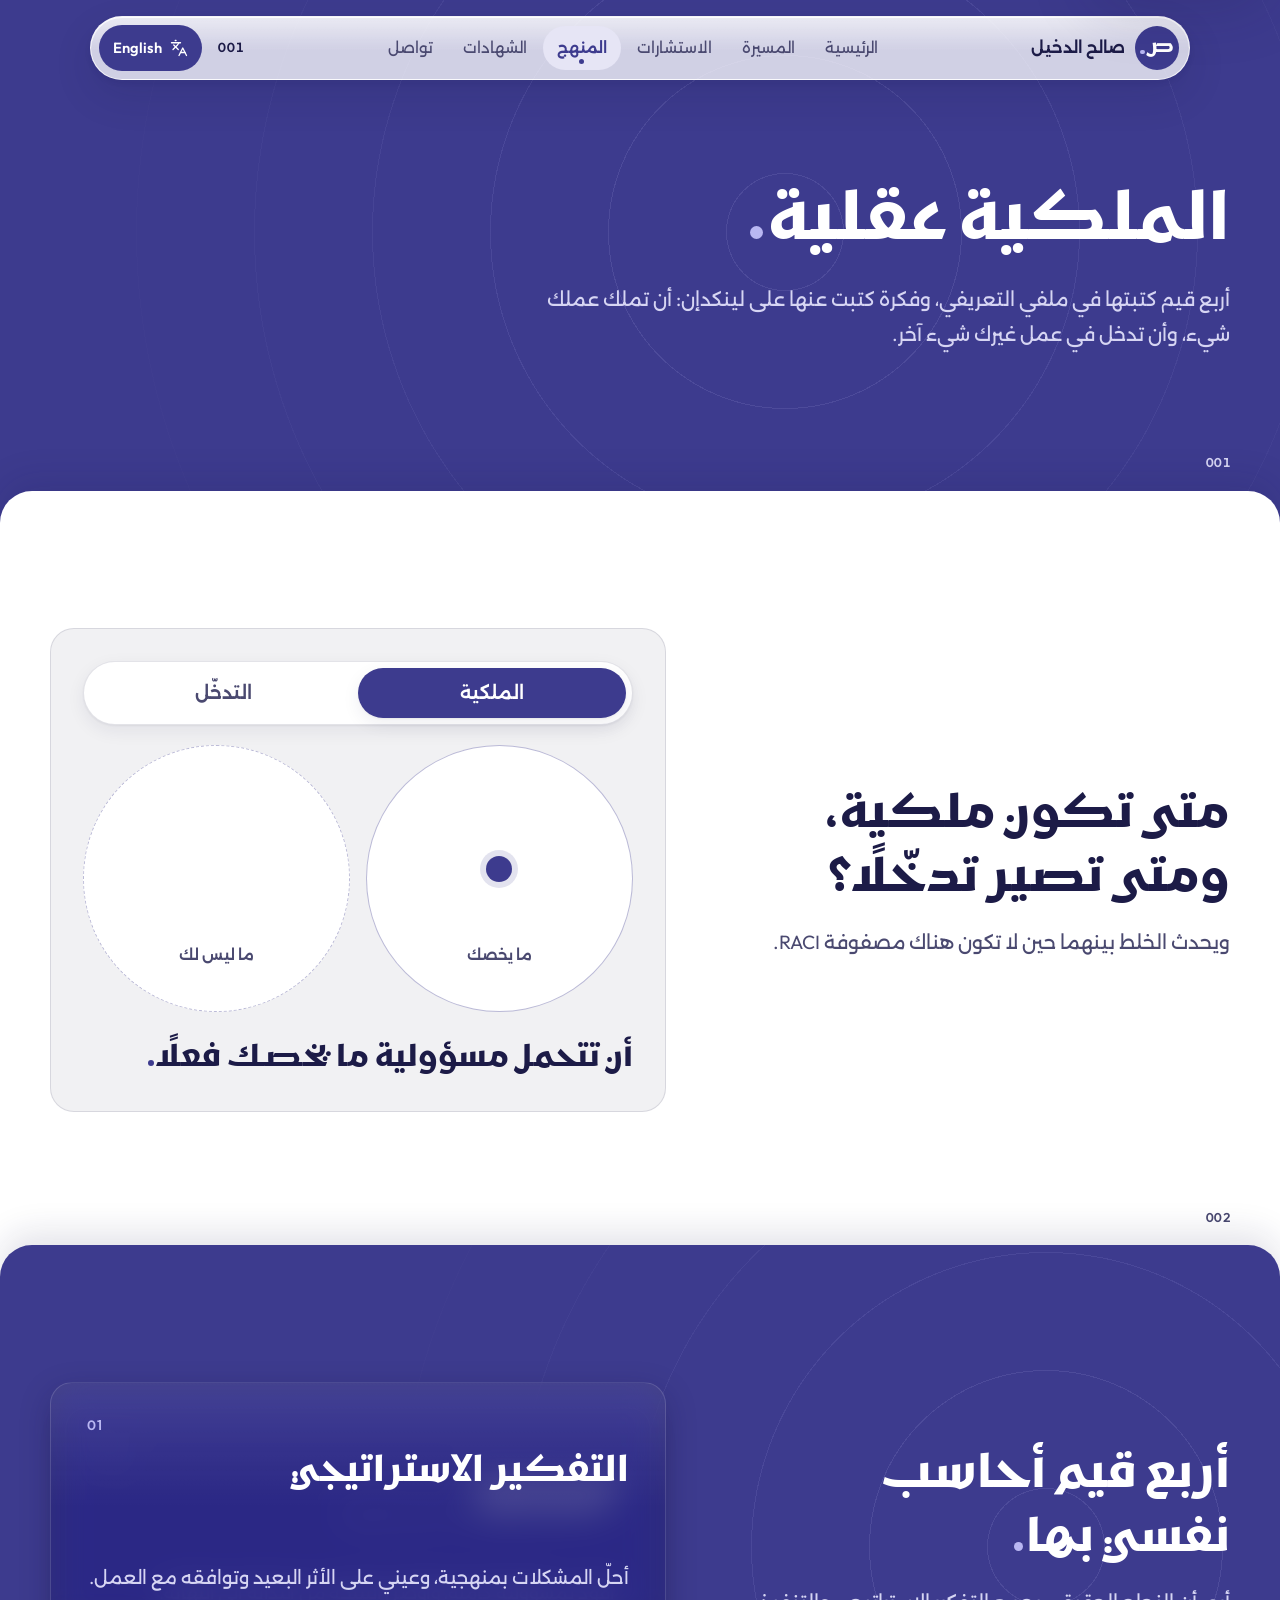
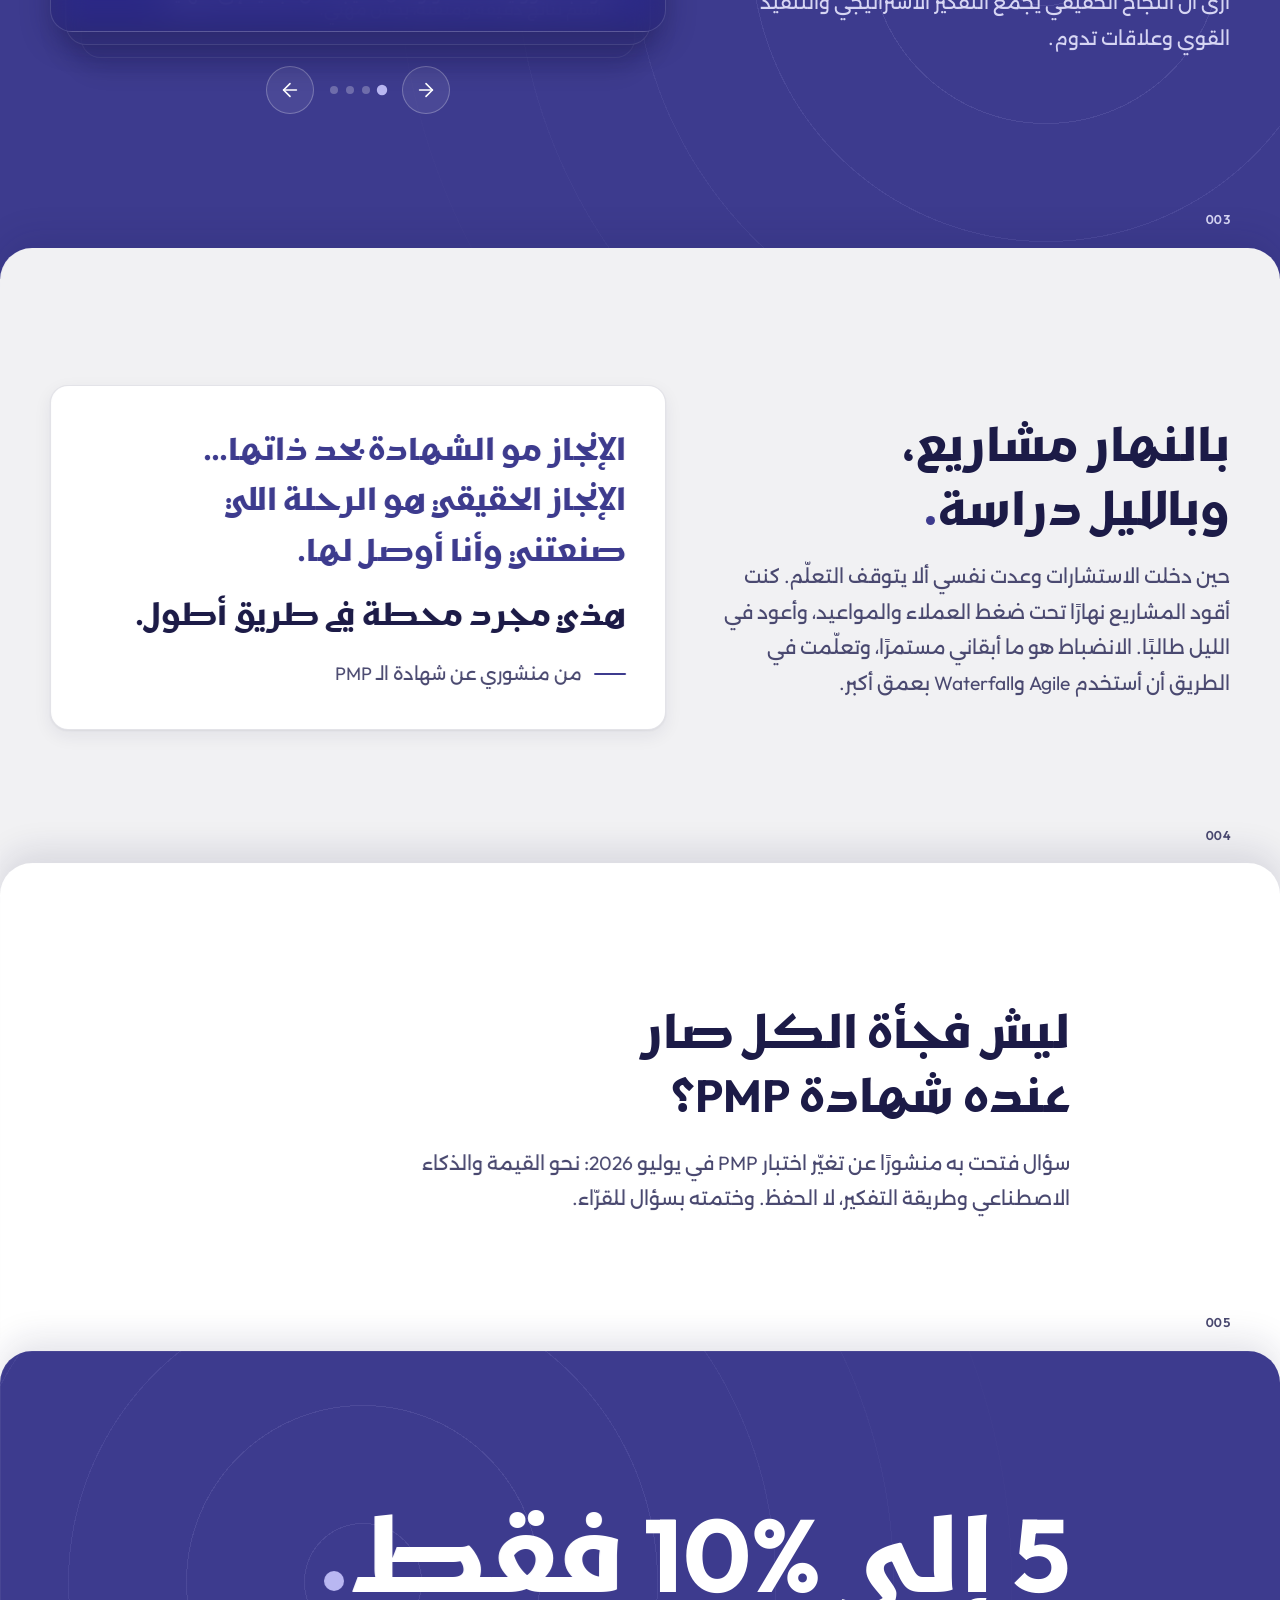
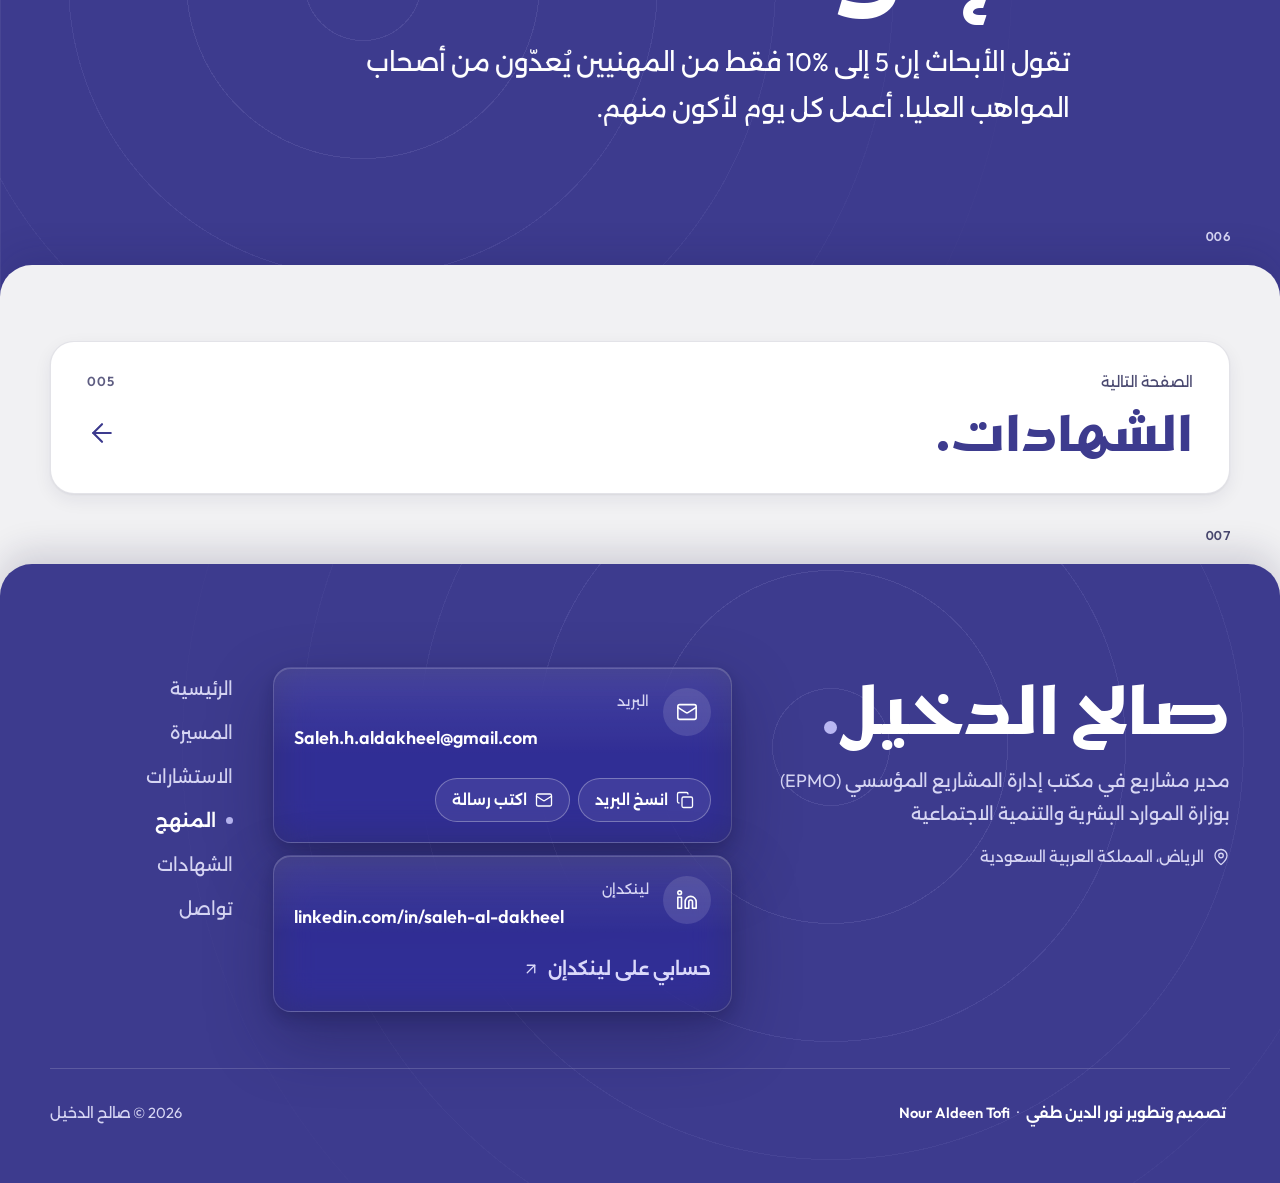
<file: docs/approach.html>
<!doctype html>
<html lang="ar" dir="rtl" data-page="approach" data-alt="en/approach.html">
<head>
<meta charset="utf-8">
<meta name="viewport" content="width=device-width, initial-scale=1, viewport-fit=cover">
<title>المنهج | صالح الدخيل</title>
<meta name="description" content="كيف يعمل صالح الدخيل: الفرق بين الملكية والتدخّل ومصفوفة RACI، وأربع قيم: التفكير الاستراتيجي، والملكية، والتميّز والاحترافية، والتكيّف.">
<meta name="robots" content="noindex">
<meta name="author" content="صالح الدخيل">
<meta name="theme-color" content="#3D3B8E">
<meta name="color-scheme" content="light">
<meta property="og:type" content="profile">
<meta property="og:site_name" content="صالح الدخيل">
<meta property="og:title" content="المنهج | صالح الدخيل">
<meta property="og:description" content="كيف يعمل صالح الدخيل: الفرق بين الملكية والتدخّل ومصفوفة RACI، وأربع قيم: التفكير الاستراتيجي، والملكية، والتميّز والاحترافية، والتكيّف.">
<meta property="og:locale" content="ar_SA">
<meta property="og:locale:alternate" content="en_US">
<meta property="og:image:width" content="1200">
<meta property="og:image:height" content="630">
<meta property="og:image:alt" content="صالح الدخيل">
<meta property="profile:first_name" content="Saleh">
<meta property="profile:last_name" content="Al Dakheel">
<meta name="twitter:card" content="summary_large_image">
<link rel="canonical" href="https://nouraldeentofi.github.io/saleh-al-dakheel/approach.html">
<link rel="alternate" hreflang="ar" href="https://nouraldeentofi.github.io/saleh-al-dakheel/approach.html">
<link rel="alternate" hreflang="en" href="https://nouraldeentofi.github.io/saleh-al-dakheel/en/approach.html">
<link rel="alternate" hreflang="x-default" href="https://nouraldeentofi.github.io/saleh-al-dakheel/approach.html">
<meta property="og:url" content="https://nouraldeentofi.github.io/saleh-al-dakheel/approach.html">
<meta property="og:image" content="https://nouraldeentofi.github.io/saleh-al-dakheel/assets/img/og.png">
<meta name="twitter:image" content="https://nouraldeentofi.github.io/saleh-al-dakheel/assets/img/og.png">
<link rel="icon" href="assets/img/icon.svg" type="image/svg+xml">
<link rel="icon" href="assets/img/favicon-32.png" sizes="32x32" type="image/png">
<link rel="apple-touch-icon" href="assets/img/apple-touch-icon.png">
<link rel="preload" href="assets/fonts/kufam-ar-700.woff2" as="font" type="font/woff2" crossorigin>
<link rel="preload" href="assets/fonts/alexandria-ar-400.woff2" as="font" type="font/woff2" crossorigin>
<link rel="preload" href="assets/fonts/alexandria-ar-600.woff2" as="font" type="font/woff2" crossorigin>
<link rel="preload" href="assets/fonts/outfit-la-400.woff2" as="font" type="font/woff2" crossorigin>
<link rel="preload" href="assets/fonts/outfit-la-600.woff2" as="font" type="font/woff2" crossorigin>
<link rel="preload" href="assets/fonts/outfit-la-700.woff2" as="font" type="font/woff2" crossorigin>
<link rel="stylesheet" href="assets/style.css?v=984f98ea">
<script>(function(){var d=document.documentElement;d.classList.add('js');try{var p=localStorage.getItem('sd-lang');if(p&&p!==d.lang&&!/[?&]stay/.test(location.search)){location.replace(d.getAttribute('data-alt')+location.hash);}}catch(e){}})();</script>
<script type="application/ld+json">{"@context":"https://schema.org","@graph":[{"@type":"WebSite","@id":"https://nouraldeentofi.github.io/saleh-al-dakheel/#website","url":"https://nouraldeentofi.github.io/saleh-al-dakheel/","name":"Saleh Al Dakheel","alternateName":"صالح الدخيل","inLanguage":["ar","en"],"publisher":{"@id":"https://nouraldeentofi.github.io/saleh-al-dakheel/#person"}},{"@type":"Person","@id":"https://nouraldeentofi.github.io/saleh-al-dakheel/#person","name":"صالح الدخيل","alternateName":["صالح الدخيل","صالح الدخيّل","الدخيل","Saleh Al Dakheel","Saleh Al-Dakheel","Saleh AlDakheel","Saleh Aldakheel","Saleh H. Aldakheel","Saleh H. Al Dakheel","Salih Al Dakheel","Saleh Al Dakhil","Saleh Dakheel","Saleh Aldakhil"],"givenName":"Saleh","familyName":"Al Dakheel","jobTitle":["Projects Manager - EPMO","مدير مشاريع - مكتب إدارة المشاريع المؤسسي"],"description":"صالح الدخيل، مدير مشاريع في مكتب إدارة المشاريع المؤسسي بوزارة الموارد البشرية والتنمية الاجتماعية في الرياض. يقود 18 مشروعًا نشطًا في برنامج سخاء. PMP وPMI-PMOCP، ومهندس كيميائي من جامعة الملك فهد للبترول والمعادن.","url":"https://nouraldeentofi.github.io/saleh-al-dakheel/","image":"https://nouraldeentofi.github.io/saleh-al-dakheel/assets/img/og.png","address":{"@type":"PostalAddress","addressLocality":"Riyadh","addressCountry":"SA"},"homeLocation":{"@type":"Place","name":"Riyadh, Saudi Arabia","alternateName":"الرياض"},"worksFor":{"@type":"GovernmentOrganization","name":"Ministry of Human Resources and Social Development","alternateName":["HRSD","وزارة الموارد البشرية والتنمية الاجتماعية","Ministry of Human Resources and Social Development - KSA"],"address":{"@type":"PostalAddress","addressLocality":"Riyadh","addressCountry":"SA"}},"alumniOf":[{"@type":"CollegeOrUniversity","name":"King Fahd University of Petroleum & Minerals","alternateName":["KFUPM","جامعة الملك فهد للبترول والمعادن"]}],"hasOccupation":[{"@type":"Occupation","name":"Projects Manager","alternateName":["Project Manager","مدير مشاريع","مدير مشروع","EPMO Projects Manager","PMO Manager","مدير مشاريع في مكتب إدارة المشاريع"],"occupationLocation":{"@type":"City","name":"Riyadh"}},{"@type":"Occupation","name":"Management Consultant","alternateName":["Consultant","مستشار","مستشار إدارة","Assistant Consultant","مساعد مستشار","PMO Consultant"],"occupationLocation":{"@type":"City","name":"Riyadh"}},{"@type":"Occupation","name":"Chemical Engineer","alternateName":["مهندس كيميائي","Corrosion Engineer","مهندس تآكل"],"occupationLocation":{"@type":"City","name":"Riyadh"}}],"knowsAbout":["Project management","إدارة المشاريع","PMO","Enterprise PMO (EPMO)","مكتب إدارة المشاريع المؤسسي","Portfolio governance","حوكمة المحافظ","Portfolio risk management","إدارة مخاطر المحفظة","KPI reporting","Executive reporting","Stakeholder management","Donor relations","Marketing PMO","Brand and communication strategy","Agile","Waterfall","Hybrid project management","Project scheduling","Risk assessment","Workshop facilitation","Roadmapping","Corrosion engineering","Risk-based inspection (API 580/581)","Fitness for service (API 579/ASME FFS-1)","Chemical engineering","الهندسة الكيميائية","Vision 2030"],"knowsLanguage":[{"@type":"Language","name":"Arabic","alternateName":"ar"},{"@type":"Language","name":"English","alternateName":"en"}],"hasCredential":[{"@type":"EducationalOccupationalCredential","name":"PMO Certified Professional (PMI-PMOCP)","alternateName":"PMO Certified Professional (PMI-PMOCP)","credentialCategory":"certification","recognizedBy":{"@type":"Organization","name":"Project Management Institute","alternateName":"Project Management Institute"},"dateCreated":"2026-05","expires":"2029-05"},{"@type":"EducationalOccupationalCredential","name":"Project Management Professional (PMP)®","alternateName":"Project Management Professional (PMP)®","credentialCategory":"certification","recognizedBy":{"@type":"Organization","name":"Project Management Institute","alternateName":"Project Management Institute"},"dateCreated":"2025-09","expires":"2028-09"},{"@type":"EducationalOccupationalCredential","name":"Professional Accreditation","alternateName":"الاعتماد المهني","credentialCategory":"certification","recognizedBy":{"@type":"Organization","name":"Saudi Council of Engineers","alternateName":"الهيئة السعودية للمهندسين"},"dateCreated":"2024-07","expires":"2028-07"},{"@type":"EducationalOccupationalCredential","name":"McKinsey Forward Program","credentialCategory":"certificate","recognizedBy":{"@type":"Organization","name":"McKinsey & Company","alternateName":"McKinsey & Company"}},{"@type":"EducationalOccupationalCredential","name":"Six Sigma Yellow Belt (SSYB)","credentialCategory":"certificate","recognizedBy":{"@type":"Organization","name":"6sigmastudy","alternateName":"6sigmastudy"}},{"@type":"EducationalOccupationalCredential","name":"Foundational Consulting Skills","credentialCategory":"certificate","recognizedBy":{"@type":"Organization","name":"Mustashar Accelerator","alternateName":"مسرعة مستشار"}},{"@type":"EducationalOccupationalCredential","name":"Foundations of Project Management","credentialCategory":"certificate","recognizedBy":{"@type":"Organization","name":"Coursera","alternateName":"Coursera"}},{"@type":"EducationalOccupationalCredential","name":"Soft Skills Training","credentialCategory":"certificate","recognizedBy":{"@type":"Organization","name":"upGrad KnowledgeHut","alternateName":"upGrad KnowledgeHut"}},{"@type":"EducationalOccupationalCredential","name":"BSc Chemical Engineering","alternateName":"بكالوريوس الهندسة الكيميائية","credentialCategory":"degree","recognizedBy":{"@type":"CollegeOrUniversity","name":"King Fahd University of Petroleum & Minerals"}}],"sameAs":["https://www.linkedin.com/in/saleh-al-dakheel/"],"email":"mailto:Saleh.h.aldakheel@gmail.com"},{"@type":"WebPage","@id":"https://nouraldeentofi.github.io/saleh-al-dakheel/approach.html#page","url":"https://nouraldeentofi.github.io/saleh-al-dakheel/approach.html","name":"المنهج | صالح الدخيل","description":"كيف يعمل صالح الدخيل: الفرق بين الملكية والتدخّل ومصفوفة RACI، وأربع قيم: التفكير الاستراتيجي، والملكية، والتميّز والاحترافية، والتكيّف.","inLanguage":"ar","isPartOf":{"@id":"https://nouraldeentofi.github.io/saleh-al-dakheel/#website"},"about":{"@id":"https://nouraldeentofi.github.io/saleh-al-dakheel/#person"}},{"@type":"BreadcrumbList","itemListElement":[{"@type":"ListItem","position":1,"name":"الرئيسية","item":"https://nouraldeentofi.github.io/saleh-al-dakheel/"},{"@type":"ListItem","position":2,"name":"المنهج","item":"https://nouraldeentofi.github.io/saleh-al-dakheel/approach.html"}]}]}</script>
</head>
<body data-page="approach">
<a class="skip" href="#main">تخطَّ إلى المحتوى</a>
<div class="progress" aria-hidden="true"><span></span></div>
<header class="hdr" id="hdr">
  <div class="pill">
    <a class="brand" href="./">
      <span class="mono" aria-hidden="true"><span class="mono-in"><span class="mono-l">ص</span><i class="mono-d"></i></span></span><span class="brand-n">صالح الدخيل</span>
    </a>
    <nav class="nav" aria-label="التنقل الرئيسي"><a class="nav-a" href="./">الرئيسية</a><a class="nav-a" href="career.html">المسيرة</a><a class="nav-a" href="consulting.html">الاستشارات</a><a class="nav-a" href="approach.html" aria-current="page">المنهج</a><a class="nav-a" href="credentials.html">الشهادات</a><a class="nav-a" href="contact.html">تواصل</a></nav>
    <span class="counter" aria-hidden="true" title="الورقة"><span class="counter-roll"><span>001</span><span>002</span><span>003</span><span>004</span><span>005</span><span>006</span><span>007</span><span>008</span></span></span>
    <a class="lang" href="en/approach.html" hreflang="en" lang="en" data-lang="en"><svg class="ic" viewBox="0 0 24 24" fill="none" stroke="currentColor" stroke-width="1.75" stroke-linecap="round" stroke-linejoin="round" aria-hidden="true" focusable="false"><path d="m5 8 6 6" /> <path d="m4 14 6-6 2-3" /> <path d="M2 5h12" /> <path d="M7 2h1" /> <path d="m22 22-5-10-5 10" /> <path d="M14 18h6" /></svg><span class="lang-l">English</span></a>
  </div>
</header>
<main id="main" tabindex="-1">
<section class="sheet sheet--indigo phero" id="top" data-sheet="1" data-stack aria-labelledby="top-h"><i class="shade" aria-hidden="true"></i>
<span class="pno" aria-hidden="true" dir="ltr">001</span>
<div class="ripples" aria-hidden="true"><i></i><i></i><i></i><i></i></div>
<div class="wrap phero-in">
<h1 class="h1 page-title" id="top-h" data-rv="h">الملكية عقلية⁠<span class="stop"><span class="vh">.</span></span></h1>
<p class="lede" data-rv>أربع قيم كتبتها في ملفي التعريفي، وفكرة كتبت عنها على لينكدإن: أن تملك عملك شيء، وأن تدخل في عمل غيرك شيء آخر.</p>
</div>
</section>
<section class="sheet sheet--white " id="own" data-sheet="2" data-stack aria-labelledby="own-h"><i class="shade" aria-hidden="true"></i>
<span class="pno" aria-hidden="true" dir="ltr">002</span>
<div class="wrap split">
  <div class="split-a">
    <h2 class="h2" id="own-h" data-rv="h">متى تكون ملكية، ومتى تصير تدخّلًا؟</h2>
    <p class="lede" data-rv>ويحدث الخلط بينهما حين لا تكون هناك مصفوفة <span dir="ltr">RACI</span>.</p>
  </div>
  <div class="split-b seg" data-seg data-rv data-state="own">
    <div class="seg-ctl" role="tablist" aria-label="قارن بين الملكية والتدخّل"><button class="seg-b" role="tab" type="button" id="seg-own" aria-controls="segp-own" aria-selected="true" tabindex="0">الملكية</button><button class="seg-b" role="tab" type="button" id="seg-int" aria-controls="segp-int" aria-selected="false" tabindex="-1">التدخّل</button><span class="seg-thumb" aria-hidden="true"></span></div>
    <div class="lanes" aria-hidden="true">
      <span class="lane lane--a"><em>ما يخصك</em></span><span class="lane lane--b"><em>ما ليس لك</em></span><span class="lane-dot"></span>
    </div>
    <div class="seg-stage"><div class="seg-p is-on" role="tabpanel" id="segp-own" aria-labelledby="seg-own"><p class="seg-t">أن تتحمل مسؤولية ما يخصك فعلًا⁠<span class="stop"><span class="vh">.</span></span></p></div><div class="seg-p" role="tabpanel" id="segp-int" aria-labelledby="seg-int" inert><p class="seg-t">أن تدخل في أمور ليست لك⁠<span class="stop"><span class="vh">.</span></span></p></div></div>
  </div>
</div>
</section>
<section class="sheet sheet--indigo " id="values" data-sheet="3" data-stack aria-labelledby="values-h"><i class="shade" aria-hidden="true"></i>
<span class="pno" aria-hidden="true" dir="ltr">003</span>
<div class="ripples" aria-hidden="true"><i></i><i></i><i></i></div>
<div class="wrap split">
  <div class="split-a">
    <h2 class="h2" id="values-h" data-rv="h">أربع قيم أحاسب نفسي بها⁠<span class="stop"><span class="vh">.</span></span></h2>
    <p class="lede" data-rv>أرى أن النجاح الحقيقي يجمع التفكير الاستراتيجي والتنفيذ القوي وعلاقات تدوم.</p>
  </div>
  <div class="split-b deck" data-deck data-rv role="region" aria-roledescription="carousel" aria-label="القيم الأربع">
    <div class="deck-stage"><article class="vcard" data-pos="0" aria-roledescription="slide" aria-label="1 / 4"><span class="vcard-no" dir="ltr">01</span><h3 class="vcard-n">التفكير الاستراتيجي</h3><p class="vcard-t">أحلّ المشكلات بمنهجية، وعيني على الأثر البعيد وتوافقه مع العمل.</p></article><article class="vcard" data-pos="1" aria-roledescription="slide" aria-label="2 / 4" aria-hidden="true"><span class="vcard-no" dir="ltr">02</span><h3 class="vcard-n">الملكية</h3><p class="vcard-t">أقود بمسؤولية كاملة، وأوصل النتيجة من البداية إلى النهاية.</p></article><article class="vcard" data-pos="2" aria-roledescription="slide" aria-label="3 / 4" aria-hidden="true"><span class="vcard-no" dir="ltr">03</span><h3 class="vcard-n">التميّز والاحترافية</h3><p class="vcard-t">أسلّم نتائج دقيقة ومتقنة، بحسّ مهني.</p></article><article class="vcard" data-pos="3" aria-roledescription="slide" aria-label="4 / 4" aria-hidden="true"><span class="vcard-no" dir="ltr">04</span><h3 class="vcard-n">التكيّف</h3><p class="vcard-t">أعمل جيدًا حين تتغير الظروف بسرعة، وأضيف قيمة في قطاعات مختلفة.</p></article></div>
    <div class="deck-ctl">
      <button class="round" type="button" data-deck-prev aria-label="القيمة السابقة"><svg class="ic flip-x ic-arrow" viewBox="0 0 24 24" fill="none" stroke="currentColor" stroke-width="1.75" stroke-linecap="round" stroke-linejoin="round" aria-hidden="true" focusable="false"><path d="m12 19-7-7 7-7" /> <path d="M19 12H5" /></svg></button>
      <span class="deck-dots" aria-hidden="true"><i class="is-on"></i><i></i><i></i><i></i></span>
      <button class="round" type="button" data-deck-next aria-label="القيمة التالية"><svg class="ic ic-arrow" viewBox="0 0 24 24" fill="none" stroke="currentColor" stroke-width="1.75" stroke-linecap="round" stroke-linejoin="round" aria-hidden="true" focusable="false"><path d="m12 19-7-7 7-7" /> <path d="M19 12H5" /></svg></button>
    </div>
  </div>
</div>
</section>
<section class="sheet sheet--paper " id="night" data-sheet="4" data-stack aria-labelledby="night-h"><i class="shade" aria-hidden="true"></i>
<span class="pno" aria-hidden="true" dir="ltr">004</span>
<div class="wrap split">
  <div class="split-a">
    <h2 class="h2" id="night-h" data-rv="h">بالنهار مشاريع، وبالليل دراسة⁠<span class="stop"><span class="vh">.</span></span></h2>
    <p class="lede" data-rv>حين دخلت الاستشارات وعدت نفسي ألا يتوقف التعلّم. كنت أقود المشاريع نهارًا تحت ضغط العملاء والمواعيد، وأعود في الليل طالبًا. الانضباط هو ما أبقاني مستمرًا، وتعلّمت في الطريق أن أستخدم <span dir="ltr">Agile</span> و<span dir="ltr">Waterfall</span> بعمق أكبر.</p>
  </div>
  <figure class="split-b quote quote--card" data-rv>
    <blockquote lang="ar" dir="rtl"><p>الإنجاز مو الشهادة بحد ذاتها… الإنجاز الحقيقي هو الرحلة اللي صنعتني وأنا أوصل لها.</p><p class="quote-2">هذي مجرد محطة في طريق أطول.</p></blockquote>
    
    <figcaption><span>من منشوري عن شهادة الـ <span dir="ltr">PMP</span></span></figcaption>
  </figure>
</div>
</section>
<section class="sheet sheet--white " id="pmp" data-sheet="5" data-stack aria-labelledby="pmp-h"><i class="shade" aria-hidden="true"></i>
<span class="pno" aria-hidden="true" dir="ltr">005</span>
<div class="wrap narrow">
  <h2 class="h2 h2--q" id="pmp-h" data-rv="h">ليش فجأة الكل صار عنده شهادة <span dir="ltr">PMP</span>؟</h2>
  <p class="lede" data-rv>سؤال فتحت به منشورًا عن تغيّر اختبار <span dir="ltr">PMP</span> في يوليو <span dir="ltr">2026</span>: نحو القيمة والذكاء الاصطناعي وطريقة التفكير، لا الحفظ. وختمته بسؤال للقرّاء.</p>
</div>
</section>
<section class="sheet sheet--indigo " id="top-talent" data-sheet="6" data-stack aria-labelledby="tt-h"><i class="shade" aria-hidden="true"></i>
<span class="pno" aria-hidden="true" dir="ltr">006</span>
<div class="ripples" aria-hidden="true"><i></i><i></i><i></i></div>
<div class="wrap narrow">
  <h2 class="h2 h2--giant" id="tt-h" data-rv="h"><span dir="ltr">5</span> إلى <span dir="ltr">10%</span> فقط⁠<span class="stop"><span class="vh">.</span></span></h2>
  <p class="big-p" data-rv>تقول الأبحاث إن <span dir="ltr">5</span> إلى <span dir="ltr">10%</span> فقط من المهنيين يُعدّون من أصحاب المواهب العليا. أعمل كل يوم لأكون منهم.</p>
</div>
</section>
<section class="sheet sheet--paper sheet--next" id="next" data-sheet="7">
<span class="pno" aria-hidden="true" dir="ltr">007</span>
<div class="wrap"><a class="next" href="credentials.html" data-rv><span class="next-k">الصفحة التالية</span><span class="next-n">الشهادات<span class="stop"><span class="vh">.</span></span></span><span class="next-no" dir="ltr">005</span><svg class="ic next-ic ic-arrow" viewBox="0 0 24 24" fill="none" stroke="currentColor" stroke-width="1.75" stroke-linecap="round" stroke-linejoin="round" aria-hidden="true" focusable="false"><path d="m12 19-7-7 7-7" /> <path d="M19 12H5" /></svg></a></div>
</section>
</main>
<footer class="foot sheet--indigo" id="foot" data-sheet>
  <div class="ripples ripples--foot" aria-hidden="true"><i></i><i></i><i></i></div>
  <div class="wrap foot-grid">
    <div class="foot-id" data-rv>
      <p class="foot-name">صالح <span class="nw">الدخيل<span class="stop"><span class="vh">.</span></span></span></p>
      <p class="foot-role">مدير مشاريع في مكتب إدارة المشاريع المؤسسي (<span dir="ltr">EPMO</span>) بوزارة الموارد البشرية والتنمية الاجتماعية</p>
      <p class="foot-city"><svg class="ic ic-sm" viewBox="0 0 24 24" fill="none" stroke="currentColor" stroke-width="1.75" stroke-linecap="round" stroke-linejoin="round" aria-hidden="true" focusable="false"><path d="M20 10c0 4.993-5.539 10.193-7.399 11.799a1 1 0 0 1-1.202 0C9.539 20.193 4 14.993 4 10a8 8 0 0 1 16 0" /> <circle cx="12" cy="10" r="3" /></svg><span>الرياض، المملكة العربية السعودية</span></p>
    </div>
    <div class="foot-cards"><div class="ccard ccard--mail glass-dark" data-rv>
  <span class="ccard-ic"><svg class="ic" viewBox="0 0 24 24" fill="none" stroke="currentColor" stroke-width="1.75" stroke-linecap="round" stroke-linejoin="round" aria-hidden="true" focusable="false"><path d="m22 7-8.991 5.727a2 2 0 0 1-2.009 0L2 7" /> <rect x="2" y="4" width="20" height="16" rx="2" /></svg></span>
  <span class="ccard-k">البريد</span>
  <a class="ccard-v" href="mailto:Saleh.h.aldakheel@gmail.com" dir="ltr">Saleh.h.aldakheel@gmail.com</a>
  <span class="ccard-acts">
    <button class="chip copy" type="button" data-copy="Saleh.h.aldakheel@gmail.com"><span class="copy-a"><svg class="ic" viewBox="0 0 24 24" fill="none" stroke="currentColor" stroke-width="1.75" stroke-linecap="round" stroke-linejoin="round" aria-hidden="true" focusable="false"><rect width="14" height="14" x="8" y="8" rx="2" ry="2" /> <path d="M4 16c-1.1 0-2-.9-2-2V4c0-1.1.9-2 2-2h10c1.1 0 2 .9 2 2" /></svg>انسخ البريد</span><span class="copy-b" aria-hidden="true"><svg class="ic" viewBox="0 0 24 24" fill="none" stroke="currentColor" stroke-width="1.75" stroke-linecap="round" stroke-linejoin="round" aria-hidden="true" focusable="false"><path d="M20 6 9 17l-5-5" /></svg>نُسخ البريد</span></button>
    <a class="chip" href="mailto:Saleh.h.aldakheel@gmail.com"><svg class="ic" viewBox="0 0 24 24" fill="none" stroke="currentColor" stroke-width="1.75" stroke-linecap="round" stroke-linejoin="round" aria-hidden="true" focusable="false"><path d="m22 7-8.991 5.727a2 2 0 0 1-2.009 0L2 7" /> <rect x="2" y="4" width="20" height="16" rx="2" /></svg>اكتب رسالة</a>
  </span>
  <span class="sr-live" aria-live="polite"></span>
</div>
<a class="ccard ccard--li glass-dark" href="https://www.linkedin.com/in/saleh-al-dakheel/" target="_blank" rel="noopener" data-rv>
  <span class="ccard-ic"><svg class="ic" viewBox="0 0 24 24" fill="none" stroke="currentColor" stroke-width="1.75" stroke-linecap="round" stroke-linejoin="round" aria-hidden="true" focusable="false"><path d="M16 8a6 6 0 0 1 6 6v7h-4v-7a2 2 0 0 0-2-2 2 2 0 0 0-2 2v7h-4v-7a6 6 0 0 1 6-6z" /> <rect width="4" height="12" x="2" y="9" /> <circle cx="4" cy="4" r="2" /></svg></span>
  <span class="ccard-k">لينكدإن</span>
  <span class="ccard-v" dir="ltr">linkedin.com/in/saleh-al-dakheel</span>
  <span class="ccard-go">حسابي على لينكدإن<svg class="ic ic-sm" viewBox="0 0 24 24" fill="none" stroke="currentColor" stroke-width="1.75" stroke-linecap="round" stroke-linejoin="round" aria-hidden="true" focusable="false"><path d="M7 7h10v10" /> <path d="M7 17 17 7" /></svg></span>
</a></div>
    <nav class="fnav" aria-label="صفحات الموقع"><a class="fnav-a" href="./">الرئيسية</a><a class="fnav-a" href="career.html">المسيرة</a><a class="fnav-a" href="consulting.html">الاستشارات</a><a class="fnav-a" href="approach.html" aria-current="page">المنهج</a><a class="fnav-a" href="credentials.html">الشهادات</a><a class="fnav-a" href="contact.html">تواصل</a></nav>
  </div>
  <div class="wrap foot-base">
    <p class="maker"><a href="https://nouraldeentofi.com" target="_blank" rel="noopener" lang="ar" dir="rtl">تصميم وتطوير نور الدين طفي</a><span aria-hidden="true"> · </span><a href="https://nouraldeentofi.com" target="_blank" rel="noopener" lang="en" dir="ltr">Nour Aldeen Tofi</a></p>
    <p class="copy-r"><span dir="ltr">© 2026</span> صالح الدخيل</p>
  </div>
</footer>
<div class="menu" id="menu" role="dialog" aria-modal="true" aria-label="القائمة" hidden>
  <div class="menu-bg" aria-hidden="true"><div class="ripples"><i></i><i></i><i></i></div></div>
  <div class="menu-in">
    <nav aria-label="قائمة الصفحات"><ol class="menu-list"><li style="--k:0"><a class="menu-a" href="./"><span class="menu-no" dir="ltr">001</span><span class="menu-n">الرئيسية<span class="stop"><span class="vh">.</span></span></span></a></li><li style="--k:1"><a class="menu-a" href="career.html"><span class="menu-no" dir="ltr">002</span><span class="menu-n">المسيرة<span class="stop"><span class="vh">.</span></span></span></a></li><li style="--k:2"><a class="menu-a" href="consulting.html"><span class="menu-no" dir="ltr">003</span><span class="menu-n">الاستشارات<span class="stop"><span class="vh">.</span></span></span></a></li><li style="--k:3"><a class="menu-a" href="approach.html" aria-current="page"><span class="menu-no" dir="ltr">004</span><span class="menu-n">المنهج<span class="stop"><span class="vh">.</span></span></span></a></li><li style="--k:4"><a class="menu-a" href="credentials.html"><span class="menu-no" dir="ltr">005</span><span class="menu-n">الشهادات<span class="stop"><span class="vh">.</span></span></span></a></li><li style="--k:5"><a class="menu-a" href="contact.html"><span class="menu-no" dir="ltr">006</span><span class="menu-n">تواصل<span class="stop"><span class="vh">.</span></span></span></a></li></ol></nav>
    <div class="menu-foot">
      <a class="chip chip--light" href="en/approach.html" hreflang="en" lang="en" data-lang="en"><svg class="ic" viewBox="0 0 24 24" fill="none" stroke="currentColor" stroke-width="1.75" stroke-linecap="round" stroke-linejoin="round" aria-hidden="true" focusable="false"><path d="m5 8 6 6" /> <path d="m4 14 6-6 2-3" /> <path d="M2 5h12" /> <path d="M7 2h1" /> <path d="m22 22-5-10-5 10" /> <path d="M14 18h6" /></svg>English</a>
      <a class="chip chip--light" href="mailto:Saleh.h.aldakheel@gmail.com"><svg class="ic" viewBox="0 0 24 24" fill="none" stroke="currentColor" stroke-width="1.75" stroke-linecap="round" stroke-linejoin="round" aria-hidden="true" focusable="false"><path d="m22 7-8.991 5.727a2 2 0 0 1-2.009 0L2 7" /> <rect x="2" y="4" width="20" height="16" rx="2" /></svg>البريد</a>
      <a class="chip chip--light" href="https://www.linkedin.com/in/saleh-al-dakheel/" target="_blank" rel="noopener"><svg class="ic" viewBox="0 0 24 24" fill="none" stroke="currentColor" stroke-width="1.75" stroke-linecap="round" stroke-linejoin="round" aria-hidden="true" focusable="false"><path d="M16 8a6 6 0 0 1 6 6v7h-4v-7a2 2 0 0 0-2-2 2 2 0 0 0-2 2v7h-4v-7a6 6 0 0 1 6-6z" /> <rect width="4" height="12" x="2" y="9" /> <circle cx="4" cy="4" r="2" /></svg>لينكدإن</a>
    </div>
  </div>
</div>
<div class="cap" id="cap">
  <button class="cap-dot" id="capDot" type="button" aria-expanded="false" aria-controls="menu">
    <span class="cap-ic" aria-hidden="true"><span class="cap-dot-i"></span><svg class="ic cap-x" viewBox="0 0 24 24" fill="none" stroke="currentColor" stroke-width="1.75" stroke-linecap="round" stroke-linejoin="round" aria-hidden="true" focusable="false"><path d="M18 6 6 18" /> <path d="m6 6 12 12" /></svg></span>
    <span class="lbl"><span class="cap-l1">القائمة</span><span class="cap-l2">إغلاق</span></span>
  </button>
  <a class="cap-act" id="capAct" href="mailto:Saleh.h.aldakheel@gmail.com" tabindex="-1" aria-hidden="true"><svg class="ic" viewBox="0 0 24 24" fill="none" stroke="currentColor" stroke-width="1.75" stroke-linecap="round" stroke-linejoin="round" aria-hidden="true" focusable="false"><path d="m22 7-8.991 5.727a2 2 0 0 1-2.009 0L2 7" /> <rect x="2" y="4" width="20" height="16" rx="2" /></svg><span>راسلني</span></a>
</div>
<script src="assets/site.js?v=b9ac4fa8" defer></script>
</body>
</html>
</file>
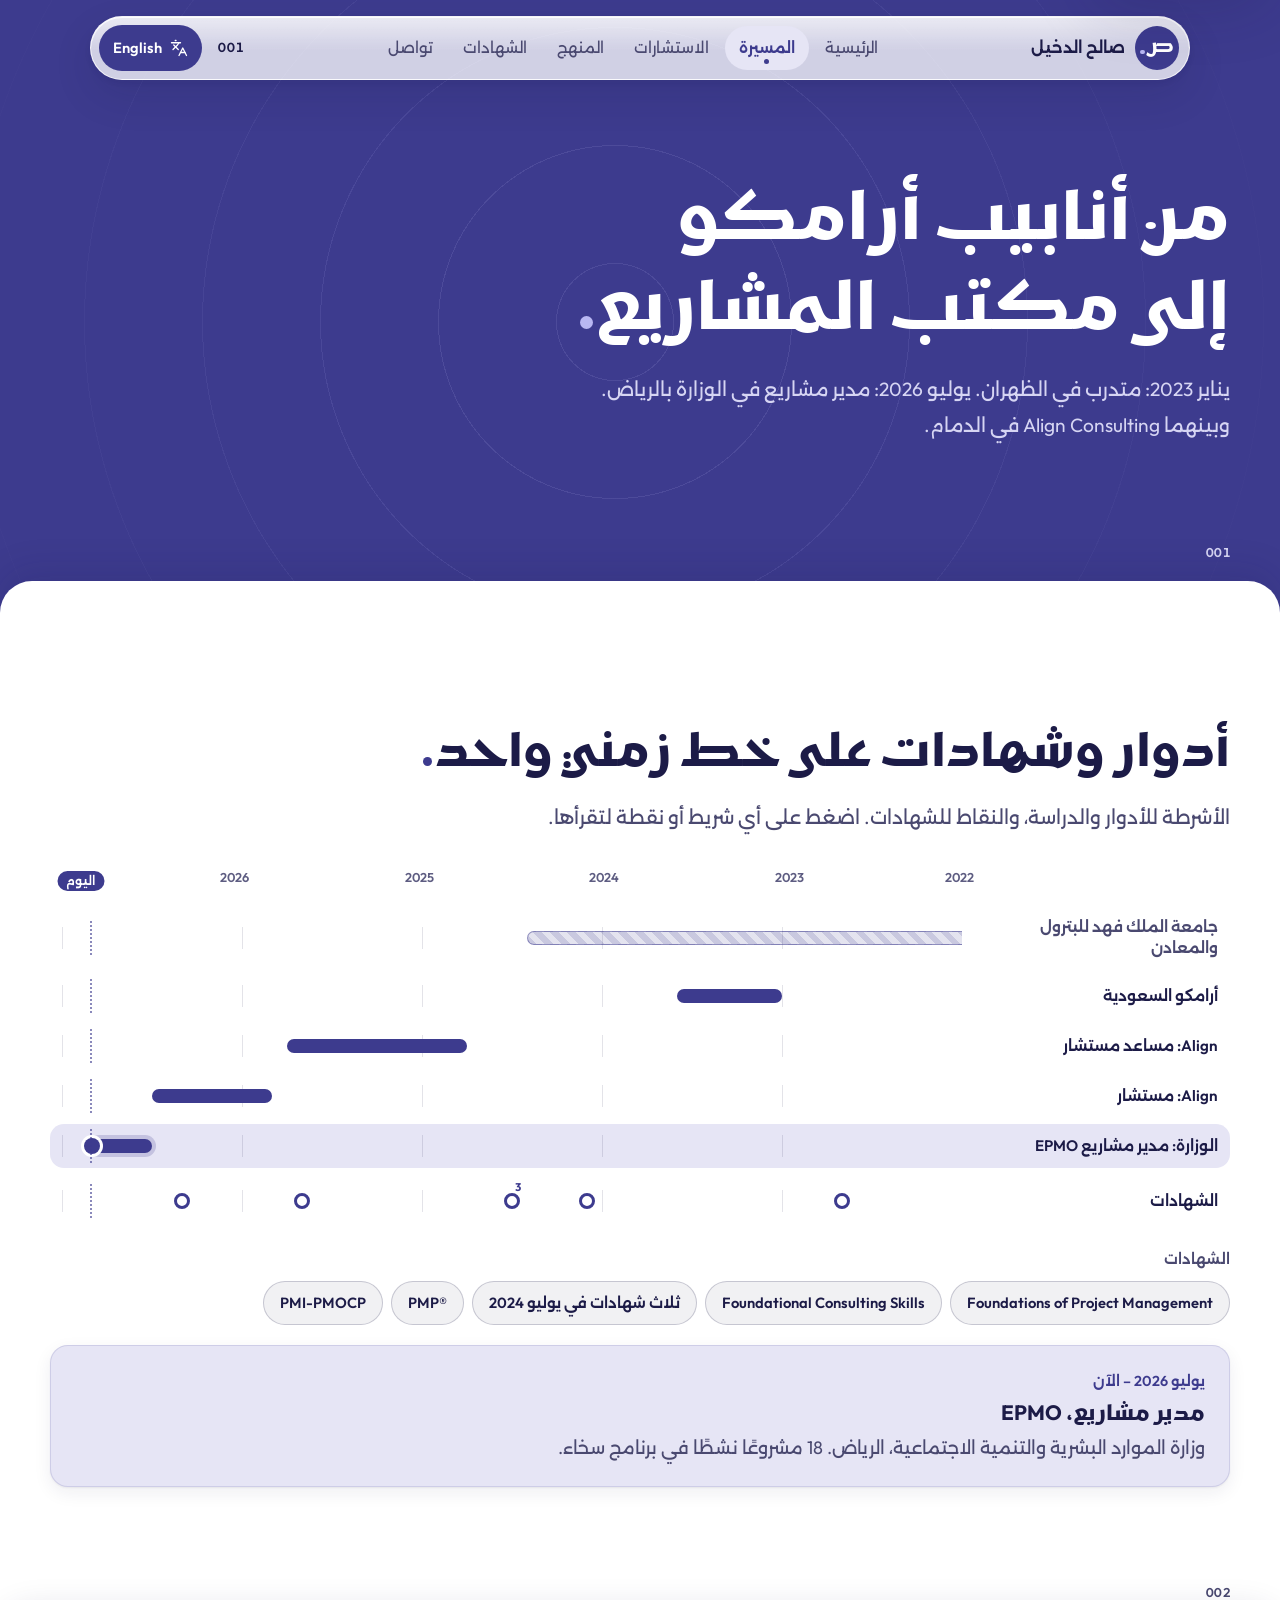
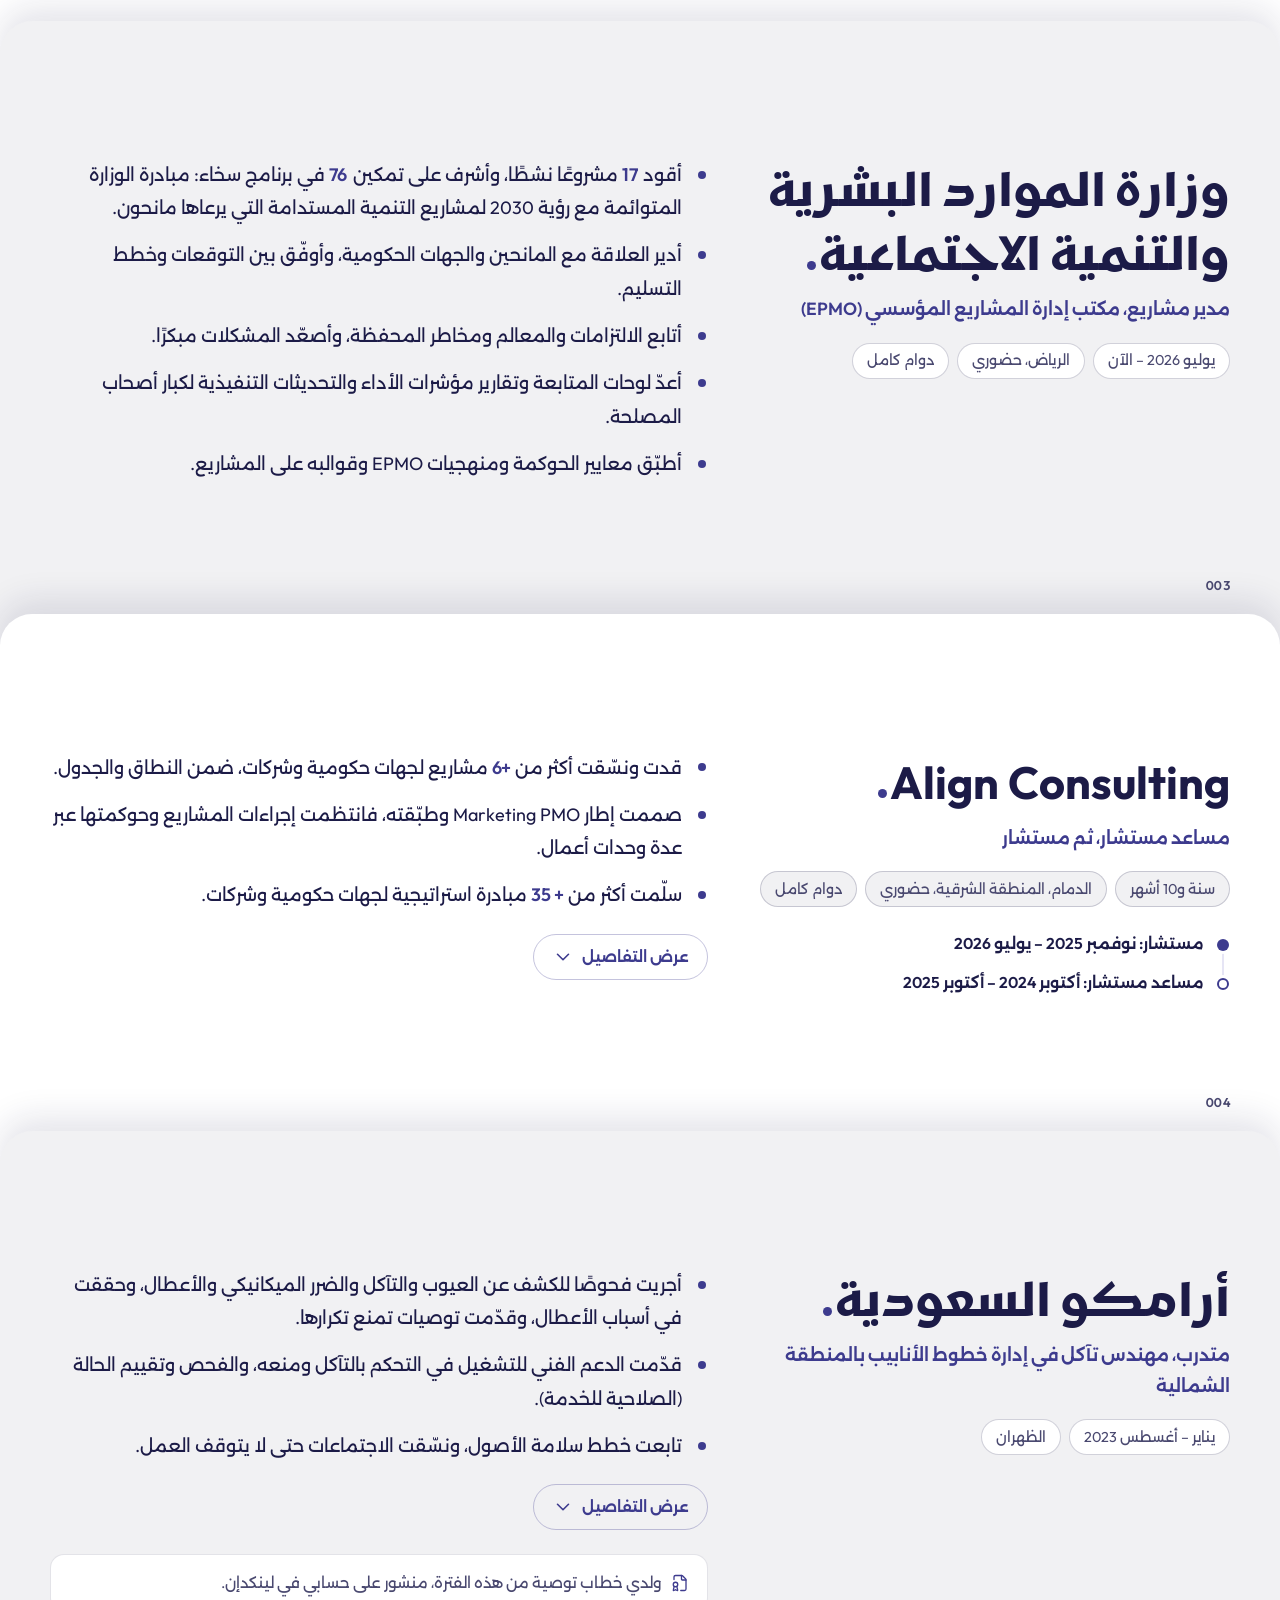
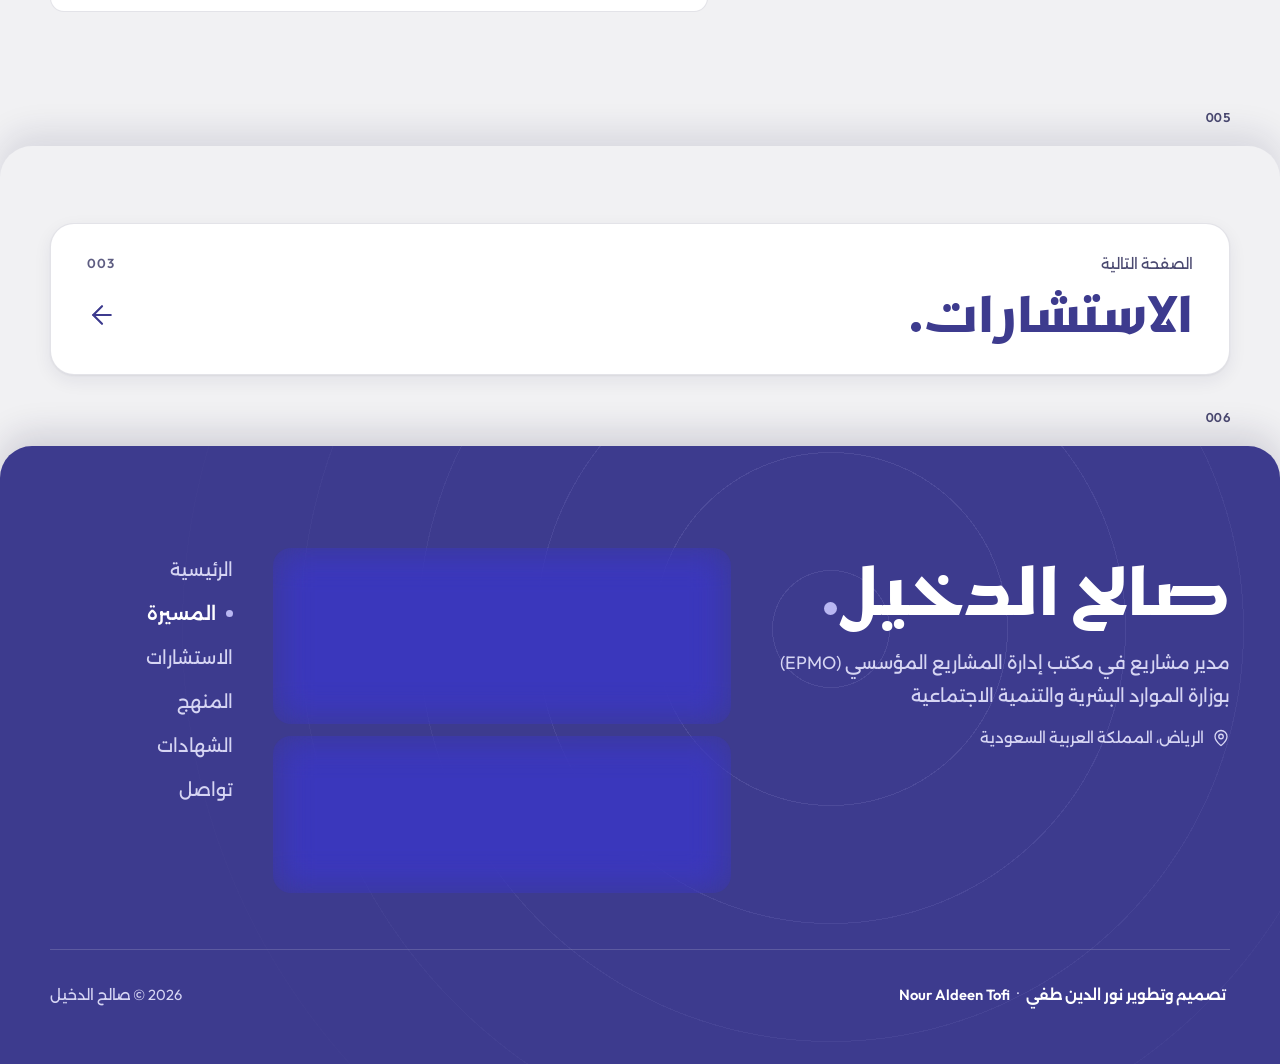
<file: docs/career.html>
<!doctype html>
<html lang="ar" dir="rtl" data-page="career" data-alt="en/career.html">
<head>
<meta charset="utf-8">
<meta name="viewport" content="width=device-width, initial-scale=1, viewport-fit=cover">
<title>المسيرة | صالح الدخيل</title>
<meta name="description" content="مسيرة صالح الدخيل: متدرب مهندس تآكل في أرامكو السعودية 2023، ثم مساعد مستشار ومستشار في Align Consulting بالدمام، ثم مدير مشاريع في EPMO بوزارة الموارد البشرية والتنمية الاجتماعية منذ يوليو 2026.">
<meta name="robots" content="noindex">
<meta name="author" content="صالح الدخيل">
<meta name="theme-color" content="#3D3B8E">
<meta name="color-scheme" content="light">
<meta property="og:type" content="profile">
<meta property="og:site_name" content="صالح الدخيل">
<meta property="og:title" content="المسيرة | صالح الدخيل">
<meta property="og:description" content="مسيرة صالح الدخيل: متدرب مهندس تآكل في أرامكو السعودية 2023، ثم مساعد مستشار ومستشار في Align Consulting بالدمام، ثم مدير مشاريع في EPMO بوزارة الموارد البشرية والتنمية الاجتماعية منذ يوليو 2026.">
<meta property="og:locale" content="ar_SA">
<meta property="og:locale:alternate" content="en_US">
<meta property="og:image:width" content="1200">
<meta property="og:image:height" content="630">
<meta property="og:image:alt" content="صالح الدخيل">
<meta property="profile:first_name" content="Saleh">
<meta property="profile:last_name" content="Al Dakheel">
<meta name="twitter:card" content="summary_large_image">
<link rel="canonical" href="https://nouraldeentofi.github.io/saleh-al-dakheel/career.html">
<link rel="alternate" hreflang="ar" href="https://nouraldeentofi.github.io/saleh-al-dakheel/career.html">
<link rel="alternate" hreflang="en" href="https://nouraldeentofi.github.io/saleh-al-dakheel/en/career.html">
<link rel="alternate" hreflang="x-default" href="https://nouraldeentofi.github.io/saleh-al-dakheel/career.html">
<meta property="og:url" content="https://nouraldeentofi.github.io/saleh-al-dakheel/career.html">
<meta property="og:image" content="https://nouraldeentofi.github.io/saleh-al-dakheel/assets/img/og.png">
<meta name="twitter:image" content="https://nouraldeentofi.github.io/saleh-al-dakheel/assets/img/og.png">
<link rel="icon" href="assets/img/icon.svg" type="image/svg+xml">
<link rel="icon" href="assets/img/favicon-32.png" sizes="32x32" type="image/png">
<link rel="apple-touch-icon" href="assets/img/apple-touch-icon.png">
<link rel="preload" href="assets/fonts/kufam-ar-700.woff2" as="font" type="font/woff2" crossorigin>
<link rel="preload" href="assets/fonts/alexandria-ar-400.woff2" as="font" type="font/woff2" crossorigin>
<link rel="preload" href="assets/fonts/alexandria-ar-600.woff2" as="font" type="font/woff2" crossorigin>
<link rel="preload" href="assets/fonts/outfit-la-400.woff2" as="font" type="font/woff2" crossorigin>
<link rel="preload" href="assets/fonts/outfit-la-600.woff2" as="font" type="font/woff2" crossorigin>
<link rel="preload" href="assets/fonts/outfit-la-700.woff2" as="font" type="font/woff2" crossorigin>
<link rel="stylesheet" href="assets/style.css?v=984f98ea">
<script>(function(){var d=document.documentElement;d.classList.add('js');try{var p=localStorage.getItem('sd-lang');if(p&&p!==d.lang&&!/[?&]stay/.test(location.search)){location.replace(d.getAttribute('data-alt')+location.hash);}}catch(e){}})();</script>
<script type="application/ld+json">{"@context":"https://schema.org","@graph":[{"@type":"WebSite","@id":"https://nouraldeentofi.github.io/saleh-al-dakheel/#website","url":"https://nouraldeentofi.github.io/saleh-al-dakheel/","name":"Saleh Al Dakheel","alternateName":"صالح الدخيل","inLanguage":["ar","en"],"publisher":{"@id":"https://nouraldeentofi.github.io/saleh-al-dakheel/#person"}},{"@type":"Person","@id":"https://nouraldeentofi.github.io/saleh-al-dakheel/#person","name":"صالح الدخيل","alternateName":["صالح الدخيل","صالح الدخيّل","الدخيل","Saleh Al Dakheel","Saleh Al-Dakheel","Saleh AlDakheel","Saleh Aldakheel","Saleh H. Aldakheel","Saleh H. Al Dakheel","Salih Al Dakheel","Saleh Al Dakhil","Saleh Dakheel","Saleh Aldakhil"],"givenName":"Saleh","familyName":"Al Dakheel","jobTitle":["Projects Manager - EPMO","مدير مشاريع - مكتب إدارة المشاريع المؤسسي"],"description":"صالح الدخيل، مدير مشاريع في مكتب إدارة المشاريع المؤسسي بوزارة الموارد البشرية والتنمية الاجتماعية في الرياض. يقود 18 مشروعًا نشطًا في برنامج سخاء. PMP وPMI-PMOCP، ومهندس كيميائي من جامعة الملك فهد للبترول والمعادن.","url":"https://nouraldeentofi.github.io/saleh-al-dakheel/","image":"https://nouraldeentofi.github.io/saleh-al-dakheel/assets/img/og.png","address":{"@type":"PostalAddress","addressLocality":"Riyadh","addressCountry":"SA"},"homeLocation":{"@type":"Place","name":"Riyadh, Saudi Arabia","alternateName":"الرياض"},"worksFor":{"@type":"GovernmentOrganization","name":"Ministry of Human Resources and Social Development","alternateName":["HRSD","وزارة الموارد البشرية والتنمية الاجتماعية","Ministry of Human Resources and Social Development - KSA"],"address":{"@type":"PostalAddress","addressLocality":"Riyadh","addressCountry":"SA"}},"alumniOf":[{"@type":"CollegeOrUniversity","name":"King Fahd University of Petroleum & Minerals","alternateName":["KFUPM","جامعة الملك فهد للبترول والمعادن"]}],"hasOccupation":[{"@type":"Occupation","name":"Projects Manager","alternateName":["Project Manager","مدير مشاريع","مدير مشروع","EPMO Projects Manager","PMO Manager","مدير مشاريع في مكتب إدارة المشاريع"],"occupationLocation":{"@type":"City","name":"Riyadh"}},{"@type":"Occupation","name":"Management Consultant","alternateName":["Consultant","مستشار","مستشار إدارة","Assistant Consultant","مساعد مستشار","PMO Consultant"],"occupationLocation":{"@type":"City","name":"Riyadh"}},{"@type":"Occupation","name":"Chemical Engineer","alternateName":["مهندس كيميائي","Corrosion Engineer","مهندس تآكل"],"occupationLocation":{"@type":"City","name":"Riyadh"}}],"knowsAbout":["Project management","إدارة المشاريع","PMO","Enterprise PMO (EPMO)","مكتب إدارة المشاريع المؤسسي","Portfolio governance","حوكمة المحافظ","Portfolio risk management","إدارة مخاطر المحفظة","KPI reporting","Executive reporting","Stakeholder management","Donor relations","Marketing PMO","Brand and communication strategy","Agile","Waterfall","Hybrid project management","Project scheduling","Risk assessment","Workshop facilitation","Roadmapping","Corrosion engineering","Risk-based inspection (API 580/581)","Fitness for service (API 579/ASME FFS-1)","Chemical engineering","الهندسة الكيميائية","Vision 2030"],"knowsLanguage":[{"@type":"Language","name":"Arabic","alternateName":"ar"},{"@type":"Language","name":"English","alternateName":"en"}],"hasCredential":[{"@type":"EducationalOccupationalCredential","name":"PMO Certified Professional (PMI-PMOCP)","alternateName":"PMO Certified Professional (PMI-PMOCP)","credentialCategory":"certification","recognizedBy":{"@type":"Organization","name":"Project Management Institute","alternateName":"Project Management Institute"},"dateCreated":"2026-05","expires":"2029-05"},{"@type":"EducationalOccupationalCredential","name":"Project Management Professional (PMP)®","alternateName":"Project Management Professional (PMP)®","credentialCategory":"certification","recognizedBy":{"@type":"Organization","name":"Project Management Institute","alternateName":"Project Management Institute"},"dateCreated":"2025-09","expires":"2028-09"},{"@type":"EducationalOccupationalCredential","name":"Professional Accreditation","alternateName":"الاعتماد المهني","credentialCategory":"certification","recognizedBy":{"@type":"Organization","name":"Saudi Council of Engineers","alternateName":"الهيئة السعودية للمهندسين"},"dateCreated":"2024-07","expires":"2028-07"},{"@type":"EducationalOccupationalCredential","name":"McKinsey Forward Program","credentialCategory":"certificate","recognizedBy":{"@type":"Organization","name":"McKinsey & Company","alternateName":"McKinsey & Company"}},{"@type":"EducationalOccupationalCredential","name":"Six Sigma Yellow Belt (SSYB)","credentialCategory":"certificate","recognizedBy":{"@type":"Organization","name":"6sigmastudy","alternateName":"6sigmastudy"}},{"@type":"EducationalOccupationalCredential","name":"Foundational Consulting Skills","credentialCategory":"certificate","recognizedBy":{"@type":"Organization","name":"Mustashar Accelerator","alternateName":"مسرعة مستشار"}},{"@type":"EducationalOccupationalCredential","name":"Foundations of Project Management","credentialCategory":"certificate","recognizedBy":{"@type":"Organization","name":"Coursera","alternateName":"Coursera"}},{"@type":"EducationalOccupationalCredential","name":"Soft Skills Training","credentialCategory":"certificate","recognizedBy":{"@type":"Organization","name":"upGrad KnowledgeHut","alternateName":"upGrad KnowledgeHut"}},{"@type":"EducationalOccupationalCredential","name":"BSc Chemical Engineering","alternateName":"بكالوريوس الهندسة الكيميائية","credentialCategory":"degree","recognizedBy":{"@type":"CollegeOrUniversity","name":"King Fahd University of Petroleum & Minerals"}}],"sameAs":["https://www.linkedin.com/in/saleh-al-dakheel/"],"email":"mailto:Saleh.h.aldakheel@gmail.com"},{"@type":"WebPage","@id":"https://nouraldeentofi.github.io/saleh-al-dakheel/career.html#page","url":"https://nouraldeentofi.github.io/saleh-al-dakheel/career.html","name":"المسيرة | صالح الدخيل","description":"مسيرة صالح الدخيل: متدرب مهندس تآكل في أرامكو السعودية 2023، ثم مساعد مستشار ومستشار في Align Consulting بالدمام، ثم مدير مشاريع في EPMO بوزارة الموارد البشرية والتنمية الاجتماعية منذ يوليو 2026.","inLanguage":"ar","isPartOf":{"@id":"https://nouraldeentofi.github.io/saleh-al-dakheel/#website"},"about":{"@id":"https://nouraldeentofi.github.io/saleh-al-dakheel/#person"}},{"@type":"BreadcrumbList","itemListElement":[{"@type":"ListItem","position":1,"name":"الرئيسية","item":"https://nouraldeentofi.github.io/saleh-al-dakheel/"},{"@type":"ListItem","position":2,"name":"المسيرة","item":"https://nouraldeentofi.github.io/saleh-al-dakheel/career.html"}]}]}</script>
</head>
<body data-page="career">
<a class="skip" href="#main">تخطَّ إلى المحتوى</a>
<div class="progress" aria-hidden="true"><span></span></div>
<header class="hdr" id="hdr">
  <div class="pill">
    <a class="brand" href="./">
      <span class="mono" aria-hidden="true"><span class="mono-in"><span class="mono-l">ص</span><i class="mono-d"></i></span></span><span class="brand-n">صالح الدخيل</span>
    </a>
    <nav class="nav" aria-label="التنقل الرئيسي"><a class="nav-a" href="./">الرئيسية</a><a class="nav-a" href="career.html" aria-current="page">المسيرة</a><a class="nav-a" href="consulting.html">الاستشارات</a><a class="nav-a" href="approach.html">المنهج</a><a class="nav-a" href="credentials.html">الشهادات</a><a class="nav-a" href="contact.html">تواصل</a></nav>
    <span class="counter" aria-hidden="true" title="الورقة"><span class="counter-roll"><span>001</span><span>002</span><span>003</span><span>004</span><span>005</span><span>006</span><span>007</span></span></span>
    <a class="lang" href="en/career.html" hreflang="en" lang="en" data-lang="en"><svg class="ic" viewBox="0 0 24 24" fill="none" stroke="currentColor" stroke-width="1.75" stroke-linecap="round" stroke-linejoin="round" aria-hidden="true" focusable="false"><path d="m5 8 6 6" /> <path d="m4 14 6-6 2-3" /> <path d="M2 5h12" /> <path d="M7 2h1" /> <path d="m22 22-5-10-5 10" /> <path d="M14 18h6" /></svg><span class="lang-l">English</span></a>
  </div>
</header>
<main id="main" tabindex="-1">
<section class="sheet sheet--indigo phero" id="top" data-sheet="1" data-stack aria-labelledby="top-h"><i class="shade" aria-hidden="true"></i>
<span class="pno" aria-hidden="true" dir="ltr">001</span>
<div class="ripples" aria-hidden="true"><i></i><i></i><i></i><i></i></div>
<div class="wrap phero-in">
<h1 class="h1 page-title" id="top-h" data-rv="h">من أنابيب أرامكو إلى مكتب المشاريع⁠<span class="stop"><span class="vh">.</span></span></h1>
<p class="lede" data-rv>يناير <span dir="ltr">2023</span>: متدرب في الظهران. يوليو <span dir="ltr">2026</span>: مدير مشاريع في الوزارة بالرياض. وبينهما <span dir="ltr">Align Consulting</span> في الدمام.</p>
</div>
</section>
<section class="sheet sheet--white gsheet" id="schedule" data-sheet="2" data-stack aria-labelledby="schedule-h"><i class="shade" aria-hidden="true"></i>
<span class="pno" aria-hidden="true" dir="ltr">002</span>
<div class="wrap">
  <h2 class="h2" id="schedule-h" data-rv="h">أدوار وشهادات على خط زمني واحد⁠<span class="stop"><span class="vh">.</span></span></h2>
  <p class="lede" data-rv>الأشرطة للأدوار والدراسة، والنقاط للشهادات. اضغط على أي شريط أو نقطة لتقرأها.</p>
  <div class="gantt" data-gantt data-seq="kfupm,m-coursera,aramco,m-mustashar,m-jul24,align1,m-pmp,align2,m-pmocp,hrsd" data-rv role="group" aria-label="مخطط جانت لمسيرة صالح الدخيل من 2022 إلى اليوم">
    <div class="g-axis" aria-hidden="true"><span class="g-axis-sp"></span><span class="g-axis-t" style="--today:96.67%"><span style="--s:0.00%">2022</span><span style="--s:20.00%">2023</span><span style="--s:40.00%">2024</span><span style="--s:60.00%">2025</span><span style="--s:80.00%">2026</span><em class="g-today-l">اليوم</em></span></div>
    <div class="g-rows"><button class="g-row g-row--study" type="button" data-g="kfupm" aria-pressed="false" aria-controls="gcap"><span class="g-label">جامعة الملك فهد للبترول والمعادن</span><span class="g-track" style="--today:96.67%"><span class="g-bar g-bar--cut" style="--s:0.00%;--w:48.33%"></span></span></button><button class="g-row g-row--role" type="button" data-g="aramco" aria-pressed="false" aria-controls="gcap"><span class="g-label">أرامكو السعودية</span><span class="g-track" style="--today:96.67%"><span class="g-bar" style="--s:20.00%;--w:11.67%"></span></span></button><button class="g-row g-row--role" type="button" data-g="align1" aria-pressed="false" aria-controls="gcap"><span class="g-label"><span dir="ltr">Align</span>: مساعد مستشار</span><span class="g-track" style="--today:96.67%"><span class="g-bar" style="--s:55.00%;--w:20.00%"></span></span></button><button class="g-row g-row--role" type="button" data-g="align2" aria-pressed="false" aria-controls="gcap"><span class="g-label"><span dir="ltr">Align</span>: مستشار</span><span class="g-track" style="--today:96.67%"><span class="g-bar" style="--s:76.67%;--w:13.33%"></span></span></button><button class="g-row g-row--role" type="button" data-g="hrsd" aria-pressed="false" aria-controls="gcap"><span class="g-label">الوزارة: مدير مشاريع <span dir="ltr">EPMO</span></span><span class="g-track" style="--today:96.67%"><span class="g-bar g-bar--now" style="--s:90.00%;--w:6.67%"></span></span></button>
      <div class="g-row g-row--miles" aria-hidden="true"><span class="g-label">الشهادات</span><span class="g-track" style="--today:96.67%"><span class="g-mile" data-g="m-coursera" style="--s:13.33%"></span><span class="g-mile" data-g="m-mustashar" style="--s:41.67%"></span><span class="g-mile" data-g="m-jul24" style="--s:50.00%"><b dir=ltr>3</b></span><span class="g-mile" data-g="m-pmp" style="--s:73.33%"></span><span class="g-mile" data-g="m-pmocp" style="--s:86.67%"></span></span></div>
    </div>
    <div class="g-chips"><span class="g-chips-k">الشهادات</span><button class="chip g-chip" type="button" data-g="m-coursera" aria-pressed="false" aria-controls="gcap"><span><span dir="ltr">Foundations of Project Management</span></span></button><button class="chip g-chip" type="button" data-g="m-mustashar" aria-pressed="false" aria-controls="gcap"><span><span dir="ltr">Foundational Consulting Skills</span></span></button><button class="chip g-chip" type="button" data-g="m-jul24" aria-pressed="false" aria-controls="gcap"><span>ثلاث شهادات في يوليو <span dir="ltr">2024</span></span></button><button class="chip g-chip" type="button" data-g="m-pmp" aria-pressed="false" aria-controls="gcap"><span><span dir="ltr">PMP®</span></span></button><button class="chip g-chip" type="button" data-g="m-pmocp" aria-pressed="false" aria-controls="gcap"><span><span dir="ltr">PMI-PMOCP</span></span></button></div>
    <div class="g-caps glass-light" id="gcap" aria-live="off"><div class="g-cap" data-g="kfupm" aria-hidden="true"><p class="g-cap-d">أغسطس <span dir="ltr">2018</span> – يونيو <span dir="ltr">2024</span></p><p class="g-cap-t">بكالوريوس الهندسة الكيميائية</p><p class="g-cap-x">جامعة الملك فهد للبترول والمعادن. ومن أنشطتي نادي <span dir="ltr">IE</span> الرياضي.</p></div><div class="g-cap" data-g="m-coursera" aria-hidden="true"><p class="g-cap-d"><span dir="ltr">Coursera</span>، سبتمبر <span dir="ltr">2022</span></p><p class="g-cap-t"><span dir="ltr">Foundations of Project Management</span></p><p class="g-cap-x">وأنا ما زلت طالبًا في الجامعة.</p></div><div class="g-cap" data-g="aramco" aria-hidden="true"><p class="g-cap-d">يناير – أغسطس <span dir="ltr">2023</span></p><p class="g-cap-t">متدرب، مهندس تآكل</p><p class="g-cap-x">إدارة خطوط الأنابيب بالمنطقة الشمالية، الظهران.</p></div><div class="g-cap" data-g="m-mustashar" aria-hidden="true"><p class="g-cap-d">مسرعة مستشار، فبراير <span dir="ltr">2024</span></p><p class="g-cap-t"><span dir="ltr">Foundational Consulting Skills</span></p><p class="g-cap-x">قبل ثمانية أشهر من بدايتي في <span dir="ltr">Align</span>.</p></div><div class="g-cap" data-g="m-jul24" aria-hidden="true"><p class="g-cap-d">يوليو <span dir="ltr">2024</span></p><p class="g-cap-t">ثلاث شهادات في يوليو <span dir="ltr">2024</span></p><p class="g-cap-x"><span dir="ltr">McKinsey Forward Program</span>، والحزام الأصفر في <span dir="ltr">Six Sigma</span>، والاعتماد المهني من الهيئة السعودية للمهندسين.</p></div><div class="g-cap" data-g="align1" aria-hidden="true"><p class="g-cap-d">أكتوبر <span dir="ltr">2024</span> – أكتوبر <span dir="ltr">2025</span></p><p class="g-cap-t">مساعد مستشار في <span dir="ltr">Align Consulting</span></p><p class="g-cap-x">الدمام، المنطقة الشرقية.</p></div><div class="g-cap" data-g="m-pmp" aria-hidden="true"><p class="g-cap-d"><span dir="ltr">PMI</span>، سبتمبر <span dir="ltr">2025</span></p><p class="g-cap-t"><span dir="ltr">PMP®</span></p><p class="g-cap-x">درستها ليلًا وأنا أقود مشاريع العملاء نهارًا.</p></div><div class="g-cap" data-g="align2" aria-hidden="true"><p class="g-cap-d">نوفمبر <span dir="ltr">2025</span> – يوليو <span dir="ltr">2026</span></p><p class="g-cap-t">مستشار في <span dir="ltr">Align Consulting</span></p><p class="g-cap-x">ترقّيت إلى مستشار في نوفمبر <span dir="ltr">2025</span>.</p></div><div class="g-cap" data-g="m-pmocp" aria-hidden="true"><p class="g-cap-d"><span dir="ltr">PMI</span>، مايو <span dir="ltr">2026</span></p><p class="g-cap-t"><span dir="ltr">PMI-PMOCP</span></p><p class="g-cap-x">بعد ثمانية أشهر من <span dir="ltr">PMP</span>.</p></div><div class="g-cap is-on" data-g="hrsd"><p class="g-cap-d">يوليو <span dir="ltr">2026</span> – الآن</p><p class="g-cap-t">مدير مشاريع، <span dir="ltr">EPMO</span></p><p class="g-cap-x">وزارة الموارد البشرية والتنمية الاجتماعية، الرياض. <span dir="ltr">18</span> مشروعًا نشطًا في برنامج سخاء.</p></div></div>
  </div>
</div>
</section>
<section class="sheet sheet--paper role" id="hrsd" data-sheet="3" data-stack aria-labelledby="hrsd-h"><i class="shade" aria-hidden="true"></i>
<span class="pno" aria-hidden="true" dir="ltr">003</span>
<div class="wrap role-grid">
  <header class="role-head">
    <h2 class="h2 role-org" id="hrsd-h" data-rv="h">وزارة الموارد البشرية والتنمية الاجتماعية⁠<span class="stop"><span class="vh">.</span></span></h2>
    <p class="role-title" data-rv>مدير مشاريع، مكتب إدارة المشاريع المؤسسي (<span dir="ltr">EPMO</span>)</p>
    <ul class="meta" data-rv><li><span>يوليو <span dir="ltr">2026</span> – الآن</span></li><li><span>الرياض، حضوري</span></li><li><span>دوام كامل</span></li></ul>
    
  </header>
  <div class="role-body">
    <ul class="points"><li data-rv style="--i:0">أقود <span class="num" dir="ltr"><span class="count" data-to="18">18</span></span> مشروعًا نشطًا، وأشرف على تمكين <span class="num" dir="ltr"><span class="count" data-to="82">82</span></span> في برنامج سخاء: مبادرة الوزارة المتوائمة مع رؤية <span dir="ltr">2030</span> لمشاريع التنمية المستدامة التي يرعاها مانحون.</li><li data-rv style="--i:1">أدير العلاقة مع المانحين والجهات الحكومية، وأوفّق بين التوقعات وخطط التسليم.</li><li data-rv style="--i:2">أتابع الالتزامات والمعالم ومخاطر المحفظة، وأصعّد المشكلات مبكرًا.</li><li data-rv style="--i:3">أعدّ لوحات المتابعة وتقارير مؤشرات الأداء والتحديثات التنفيذية لكبار أصحاب المصلحة.</li><li data-rv style="--i:4">أطبّق معايير الحوكمة ومنهجيات <span dir="ltr">EPMO</span> وقوالبه على المشاريع.</li></ul>
    
    
  </div>
</div>
</section>
<section class="sheet sheet--white role" id="align" data-sheet="4" aria-labelledby="align-h">
<span class="pno" aria-hidden="true" dir="ltr">004</span>
<div class="wrap role-grid">
  <header class="role-head">
    <h2 class="h2 role-org" id="align-h" data-rv="h"><span dir="ltr">Align Consulting</span>⁠<span class="stop"><span class="vh">.</span></span></h2>
    <p class="role-title" data-rv>مساعد مستشار، ثم مستشار</p>
    <ul class="meta" data-rv><li><span>سنة و<span dir="ltr">10</span> أشهر</span></li><li><span>الدمام، المنطقة الشرقية، حضوري</span></li><li><span>دوام كامل</span></li></ul>
    <ol class="steps"><li>مستشار: نوفمبر <span dir="ltr">2025</span> – يوليو <span dir="ltr">2026</span></li><li>مساعد مستشار: أكتوبر <span dir="ltr">2024</span> – أكتوبر <span dir="ltr">2025</span></li></ol>
  </header>
  <div class="role-body">
    <ul class="points"><li data-rv style="--i:0">قدت ونسّقت أكثر من <span class="num" dir="ltr"><span class="count" data-to="7">7</span>+</span> مشاريع لجهات حكومية وشركات، ضمن النطاق والجدول.</li><li data-rv style="--i:1">صممت إطار <span dir="ltr">Marketing PMO</span> وطبّقته، فانتظمت إجراءات المشاريع وحوكمتها عبر عدة وحدات أعمال.</li><li data-rv style="--i:2">سلّمت أكثر من <span class="num" dir="ltr"><span class="count" data-to="40">40</span>+</span> مبادرة استراتيجية لجهات حكومية وشركات.</li></ul>
    <button class="more-btn" type="button" aria-expanded="false" aria-controls="more-align"><span class="lbl"><span class="t-open">عرض التفاصيل</span><span class="t-close">إخفاء التفاصيل</span></span><svg class="ic more-ic" viewBox="0 0 24 24" fill="none" stroke="currentColor" stroke-width="1.75" stroke-linecap="round" stroke-linejoin="round" aria-hidden="true" focusable="false"><path d="m6 9 6 6 6-6" /></svg></button><div class="more" id="more-align"><div class="more-in"><ul class="points points--more"><li>بنيت الجداول الزمنية، وأدرت الاعتماديات، ويسّرت تقييم المخاطر.</li><li>أدرت ورش العمل وحوّلت مخرجاتها إلى خرائط طريق وخطط تسليم.</li><li>تابعت الأداء بلوحات المتابعة ومؤشرات الأداء والتقارير التنفيذية.</li><li>وجّهت الفرق في جمع المتطلبات وتنقيح الـ <span dir="ltr">backlog</span> والتخطيط التكيفي، موازنًا بين <span dir="ltr">Agile</span> والممارسات التقليدية.</li></ul></div></div>
    
  </div>
</div>
</section>
<section class="sheet sheet--paper role" id="aramco" data-sheet="5" aria-labelledby="aramco-h">
<span class="pno" aria-hidden="true" dir="ltr">005</span>
<div class="wrap role-grid">
  <header class="role-head">
    <h2 class="h2 role-org" id="aramco-h" data-rv="h">أرامكو السعودية⁠<span class="stop"><span class="vh">.</span></span></h2>
    <p class="role-title" data-rv>متدرب، مهندس تآكل في إدارة خطوط الأنابيب بالمنطقة الشمالية</p>
    <ul class="meta" data-rv><li><span>يناير – أغسطس <span dir="ltr">2023</span></span></li><li><span>الظهران</span></li></ul>
    
  </header>
  <div class="role-body">
    <ul class="points"><li data-rv style="--i:0">أجريت فحوصًا للكشف عن العيوب والتآكل والضرر الميكانيكي والأعطال، وحققت في أسباب الأعطال، وقدّمت توصيات تمنع تكرارها.</li><li data-rv style="--i:1">قدّمت الدعم الفني للتشغيل في التحكم بالتآكل ومنعه، والفحص وتقييم الحالة (الصلاحية للخدمة).</li><li data-rv style="--i:2">تابعت خطط سلامة الأصول، ونسّقت الاجتماعات حتى لا يتوقف العمل.</li></ul>
    <button class="more-btn" type="button" aria-expanded="false" aria-controls="more-aramco"><span class="lbl"><span class="t-open">عرض التفاصيل</span><span class="t-close">إخفاء التفاصيل</span></span><svg class="ic more-ic" viewBox="0 0 24 24" fill="none" stroke="currentColor" stroke-width="1.75" stroke-linecap="round" stroke-linejoin="round" aria-hidden="true" focusable="false"><path d="m6 9 6 6 6-6" /></svg></button><div class="more" id="more-aramco"><div class="more-in"><ul class="points points--more"><li>نفّذت فحوص <span dir="ltr">UT</span> و<span dir="ltr">PT</span> وفق معايير <span dir="ltr">SAES</span> وإجراءات السلامة في أرامكو.</li><li>حلّلت بيانات التآكل (<span dir="ltr">UT</span> والكوبونات والمجسّات) باستخدام <span dir="ltr">APM Meridium</span> و<span dir="ltr">PCMS</span>.</li><li>طبّقت الفحص المبني على المخاطر (<span dir="ltr">RBI</span>) وفق <span dir="ltr">API 580/581</span>، بما يتوافق مع نماذج المخاطر في أرامكو.</li><li>قيّمت المعدات وفق <span dir="ltr">API 579/ASME FFS-1</span>.</li><li>راجعت التهديدات (<span dir="ltr">CO₂/H₂S</span>، والتآكل الميكروبي <span dir="ltr">MIC</span>، والتعرية) وطرق الحد منها وفق مواصفات أرامكو.</li></ul></div></div>
    <p class="role-note"><svg class="ic ic-sm" viewBox="0 0 24 24" fill="none" stroke="currentColor" stroke-width="1.75" stroke-linecap="round" stroke-linejoin="round" aria-hidden="true" focusable="false"><path d="M13 22h5a2 2 0 0 0 2-2V8a2.4 2.4 0 0 0-.706-1.706l-3.588-3.588A2.4 2.4 0 0 0 14 2H6a2 2 0 0 0-2 2v3.3" /> <path d="M14 2v5a1 1 0 0 0 1 1h5" /> <path d="m7.69 16.479 1.29 4.88a.5.5 0 0 1-.698.591l-1.843-.849a1 1 0 0 0-.879.001l-1.846.85a.5.5 0 0 1-.692-.593l1.29-4.88" /> <circle cx="6" cy="14" r="3" /></svg><span>ولدي خطاب توصية من هذه الفترة، منشور على حسابي في لينكدإن.</span></p>
  </div>
</div>
</section>
<section class="sheet sheet--paper sheet--next" id="next" data-sheet="6">
<span class="pno" aria-hidden="true" dir="ltr">006</span>
<div class="wrap"><a class="next" href="consulting.html" data-rv><span class="next-k">الصفحة التالية</span><span class="next-n">الاستشارات<span class="stop"><span class="vh">.</span></span></span><span class="next-no" dir="ltr">003</span><svg class="ic next-ic ic-arrow" viewBox="0 0 24 24" fill="none" stroke="currentColor" stroke-width="1.75" stroke-linecap="round" stroke-linejoin="round" aria-hidden="true" focusable="false"><path d="m12 19-7-7 7-7" /> <path d="M19 12H5" /></svg></a></div>
</section>
</main>
<footer class="foot sheet--indigo" id="foot" data-sheet>
  <div class="ripples ripples--foot" aria-hidden="true"><i></i><i></i><i></i></div>
  <div class="wrap foot-grid">
    <div class="foot-id" data-rv>
      <p class="foot-name">صالح <span class="nw">الدخيل<span class="stop"><span class="vh">.</span></span></span></p>
      <p class="foot-role">مدير مشاريع في مكتب إدارة المشاريع المؤسسي (<span dir="ltr">EPMO</span>) بوزارة الموارد البشرية والتنمية الاجتماعية</p>
      <p class="foot-city"><svg class="ic ic-sm" viewBox="0 0 24 24" fill="none" stroke="currentColor" stroke-width="1.75" stroke-linecap="round" stroke-linejoin="round" aria-hidden="true" focusable="false"><path d="M20 10c0 4.993-5.539 10.193-7.399 11.799a1 1 0 0 1-1.202 0C9.539 20.193 4 14.993 4 10a8 8 0 0 1 16 0" /> <circle cx="12" cy="10" r="3" /></svg><span>الرياض، المملكة العربية السعودية</span></p>
    </div>
    <div class="foot-cards"><div class="ccard ccard--mail glass-dark" data-rv>
  <span class="ccard-ic"><svg class="ic" viewBox="0 0 24 24" fill="none" stroke="currentColor" stroke-width="1.75" stroke-linecap="round" stroke-linejoin="round" aria-hidden="true" focusable="false"><path d="m22 7-8.991 5.727a2 2 0 0 1-2.009 0L2 7" /> <rect x="2" y="4" width="20" height="16" rx="2" /></svg></span>
  <span class="ccard-k">البريد</span>
  <a class="ccard-v" href="mailto:Saleh.h.aldakheel@gmail.com" dir="ltr">Saleh.h.aldakheel@gmail.com</a>
  <span class="ccard-acts">
    <button class="chip copy" type="button" data-copy="Saleh.h.aldakheel@gmail.com"><span class="copy-a"><svg class="ic" viewBox="0 0 24 24" fill="none" stroke="currentColor" stroke-width="1.75" stroke-linecap="round" stroke-linejoin="round" aria-hidden="true" focusable="false"><rect width="14" height="14" x="8" y="8" rx="2" ry="2" /> <path d="M4 16c-1.1 0-2-.9-2-2V4c0-1.1.9-2 2-2h10c1.1 0 2 .9 2 2" /></svg>انسخ البريد</span><span class="copy-b" aria-hidden="true"><svg class="ic" viewBox="0 0 24 24" fill="none" stroke="currentColor" stroke-width="1.75" stroke-linecap="round" stroke-linejoin="round" aria-hidden="true" focusable="false"><path d="M20 6 9 17l-5-5" /></svg>نُسخ البريد</span></button>
    <a class="chip" href="mailto:Saleh.h.aldakheel@gmail.com"><svg class="ic" viewBox="0 0 24 24" fill="none" stroke="currentColor" stroke-width="1.75" stroke-linecap="round" stroke-linejoin="round" aria-hidden="true" focusable="false"><path d="m22 7-8.991 5.727a2 2 0 0 1-2.009 0L2 7" /> <rect x="2" y="4" width="20" height="16" rx="2" /></svg>اكتب رسالة</a>
  </span>
  <span class="sr-live" aria-live="polite"></span>
</div>
<a class="ccard ccard--li glass-dark" href="https://www.linkedin.com/in/saleh-al-dakheel/" target="_blank" rel="noopener" data-rv>
  <span class="ccard-ic"><svg class="ic" viewBox="0 0 24 24" fill="none" stroke="currentColor" stroke-width="1.75" stroke-linecap="round" stroke-linejoin="round" aria-hidden="true" focusable="false"><path d="M16 8a6 6 0 0 1 6 6v7h-4v-7a2 2 0 0 0-2-2 2 2 0 0 0-2 2v7h-4v-7a6 6 0 0 1 6-6z" /> <rect width="4" height="12" x="2" y="9" /> <circle cx="4" cy="4" r="2" /></svg></span>
  <span class="ccard-k">لينكدإن</span>
  <span class="ccard-v" dir="ltr">linkedin.com/in/saleh-al-dakheel</span>
  <span class="ccard-go">حسابي على لينكدإن<svg class="ic ic-sm" viewBox="0 0 24 24" fill="none" stroke="currentColor" stroke-width="1.75" stroke-linecap="round" stroke-linejoin="round" aria-hidden="true" focusable="false"><path d="M7 7h10v10" /> <path d="M7 17 17 7" /></svg></span>
</a></div>
    <nav class="fnav" aria-label="صفحات الموقع"><a class="fnav-a" href="./">الرئيسية</a><a class="fnav-a" href="career.html" aria-current="page">المسيرة</a><a class="fnav-a" href="consulting.html">الاستشارات</a><a class="fnav-a" href="approach.html">المنهج</a><a class="fnav-a" href="credentials.html">الشهادات</a><a class="fnav-a" href="contact.html">تواصل</a></nav>
  </div>
  <div class="wrap foot-base">
    <p class="maker"><a href="https://nouraldeentofi.com" target="_blank" rel="noopener" lang="ar" dir="rtl">تصميم وتطوير نور الدين طفي</a><span aria-hidden="true"> · </span><a href="https://nouraldeentofi.com" target="_blank" rel="noopener" lang="en" dir="ltr">Nour Aldeen Tofi</a></p>
    <p class="copy-r"><span dir="ltr">© 2026</span> صالح الدخيل</p>
  </div>
</footer>
<div class="menu" id="menu" role="dialog" aria-modal="true" aria-label="القائمة" hidden>
  <div class="menu-bg" aria-hidden="true"><div class="ripples"><i></i><i></i><i></i></div></div>
  <div class="menu-in">
    <nav aria-label="قائمة الصفحات"><ol class="menu-list"><li style="--k:0"><a class="menu-a" href="./"><span class="menu-no" dir="ltr">001</span><span class="menu-n">الرئيسية<span class="stop"><span class="vh">.</span></span></span></a></li><li style="--k:1"><a class="menu-a" href="career.html" aria-current="page"><span class="menu-no" dir="ltr">002</span><span class="menu-n">المسيرة<span class="stop"><span class="vh">.</span></span></span></a></li><li style="--k:2"><a class="menu-a" href="consulting.html"><span class="menu-no" dir="ltr">003</span><span class="menu-n">الاستشارات<span class="stop"><span class="vh">.</span></span></span></a></li><li style="--k:3"><a class="menu-a" href="approach.html"><span class="menu-no" dir="ltr">004</span><span class="menu-n">المنهج<span class="stop"><span class="vh">.</span></span></span></a></li><li style="--k:4"><a class="menu-a" href="credentials.html"><span class="menu-no" dir="ltr">005</span><span class="menu-n">الشهادات<span class="stop"><span class="vh">.</span></span></span></a></li><li style="--k:5"><a class="menu-a" href="contact.html"><span class="menu-no" dir="ltr">006</span><span class="menu-n">تواصل<span class="stop"><span class="vh">.</span></span></span></a></li></ol></nav>
    <div class="menu-foot">
      <a class="chip chip--light" href="en/career.html" hreflang="en" lang="en" data-lang="en"><svg class="ic" viewBox="0 0 24 24" fill="none" stroke="currentColor" stroke-width="1.75" stroke-linecap="round" stroke-linejoin="round" aria-hidden="true" focusable="false"><path d="m5 8 6 6" /> <path d="m4 14 6-6 2-3" /> <path d="M2 5h12" /> <path d="M7 2h1" /> <path d="m22 22-5-10-5 10" /> <path d="M14 18h6" /></svg>English</a>
      <a class="chip chip--light" href="mailto:Saleh.h.aldakheel@gmail.com"><svg class="ic" viewBox="0 0 24 24" fill="none" stroke="currentColor" stroke-width="1.75" stroke-linecap="round" stroke-linejoin="round" aria-hidden="true" focusable="false"><path d="m22 7-8.991 5.727a2 2 0 0 1-2.009 0L2 7" /> <rect x="2" y="4" width="20" height="16" rx="2" /></svg>البريد</a>
      <a class="chip chip--light" href="https://www.linkedin.com/in/saleh-al-dakheel/" target="_blank" rel="noopener"><svg class="ic" viewBox="0 0 24 24" fill="none" stroke="currentColor" stroke-width="1.75" stroke-linecap="round" stroke-linejoin="round" aria-hidden="true" focusable="false"><path d="M16 8a6 6 0 0 1 6 6v7h-4v-7a2 2 0 0 0-2-2 2 2 0 0 0-2 2v7h-4v-7a6 6 0 0 1 6-6z" /> <rect width="4" height="12" x="2" y="9" /> <circle cx="4" cy="4" r="2" /></svg>لينكدإن</a>
    </div>
  </div>
</div>
<div class="cap" id="cap">
  <button class="cap-dot" id="capDot" type="button" aria-expanded="false" aria-controls="menu">
    <span class="cap-ic" aria-hidden="true"><span class="cap-dot-i"></span><svg class="ic cap-x" viewBox="0 0 24 24" fill="none" stroke="currentColor" stroke-width="1.75" stroke-linecap="round" stroke-linejoin="round" aria-hidden="true" focusable="false"><path d="M18 6 6 18" /> <path d="m6 6 12 12" /></svg></span>
    <span class="lbl"><span class="cap-l1">القائمة</span><span class="cap-l2">إغلاق</span></span>
  </button>
  <a class="cap-act" id="capAct" href="mailto:Saleh.h.aldakheel@gmail.com" tabindex="-1" aria-hidden="true"><svg class="ic" viewBox="0 0 24 24" fill="none" stroke="currentColor" stroke-width="1.75" stroke-linecap="round" stroke-linejoin="round" aria-hidden="true" focusable="false"><path d="m22 7-8.991 5.727a2 2 0 0 1-2.009 0L2 7" /> <rect x="2" y="4" width="20" height="16" rx="2" /></svg><span>راسلني</span></a>
</div>
<script src="assets/site.js?v=b9ac4fa8" defer></script>
</body>
</html>
</file>
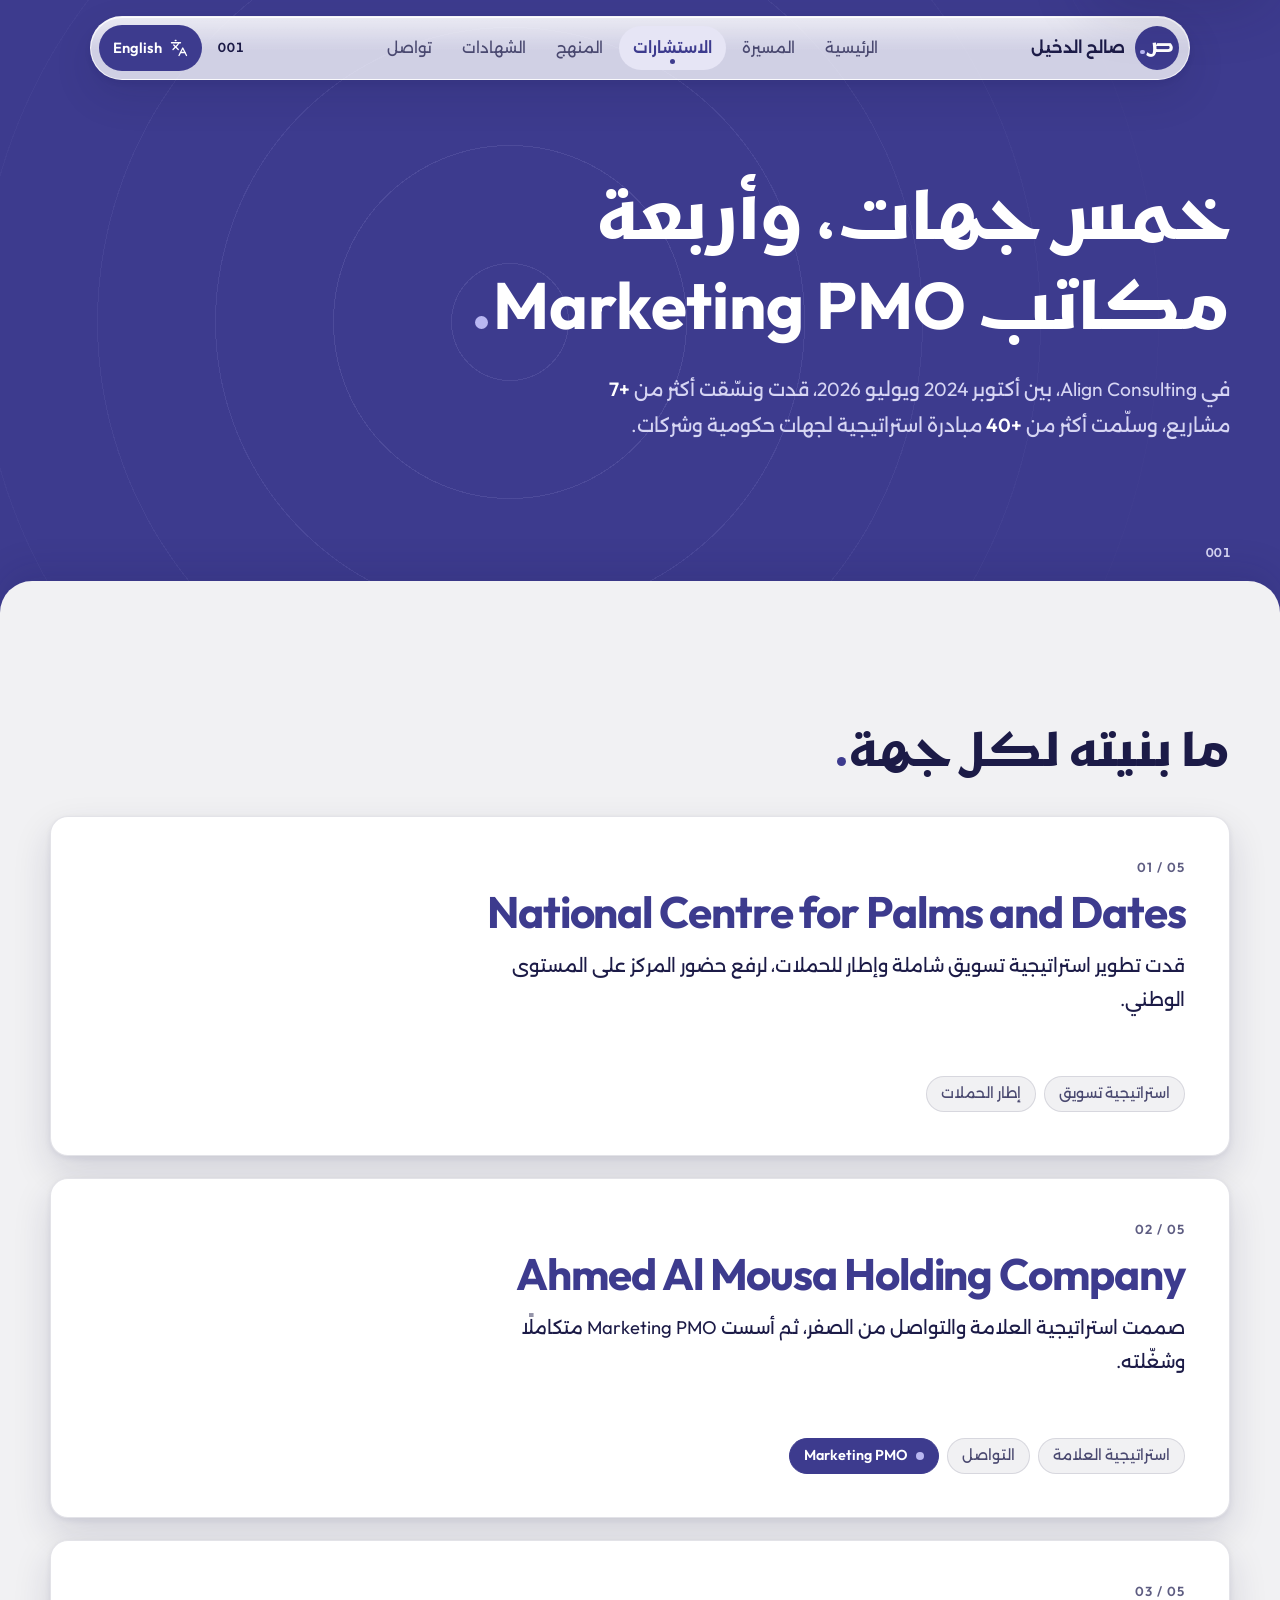
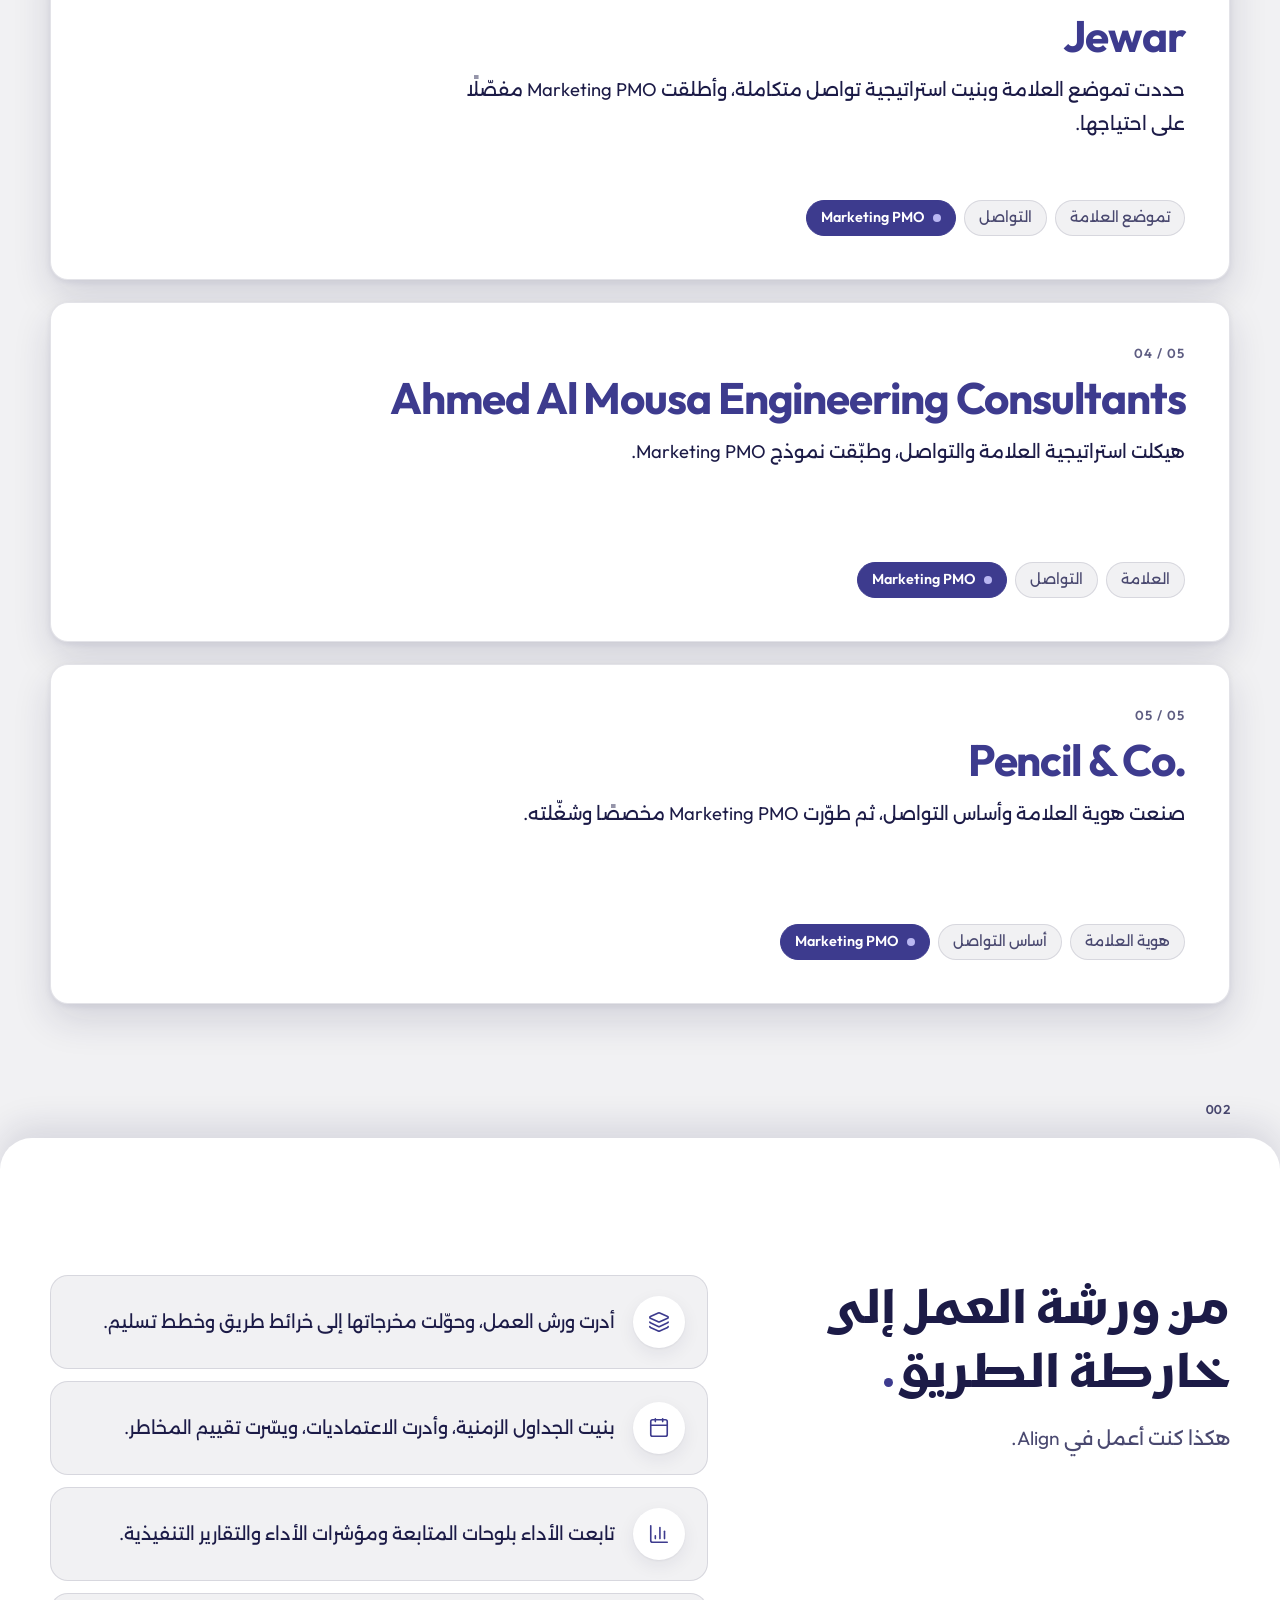
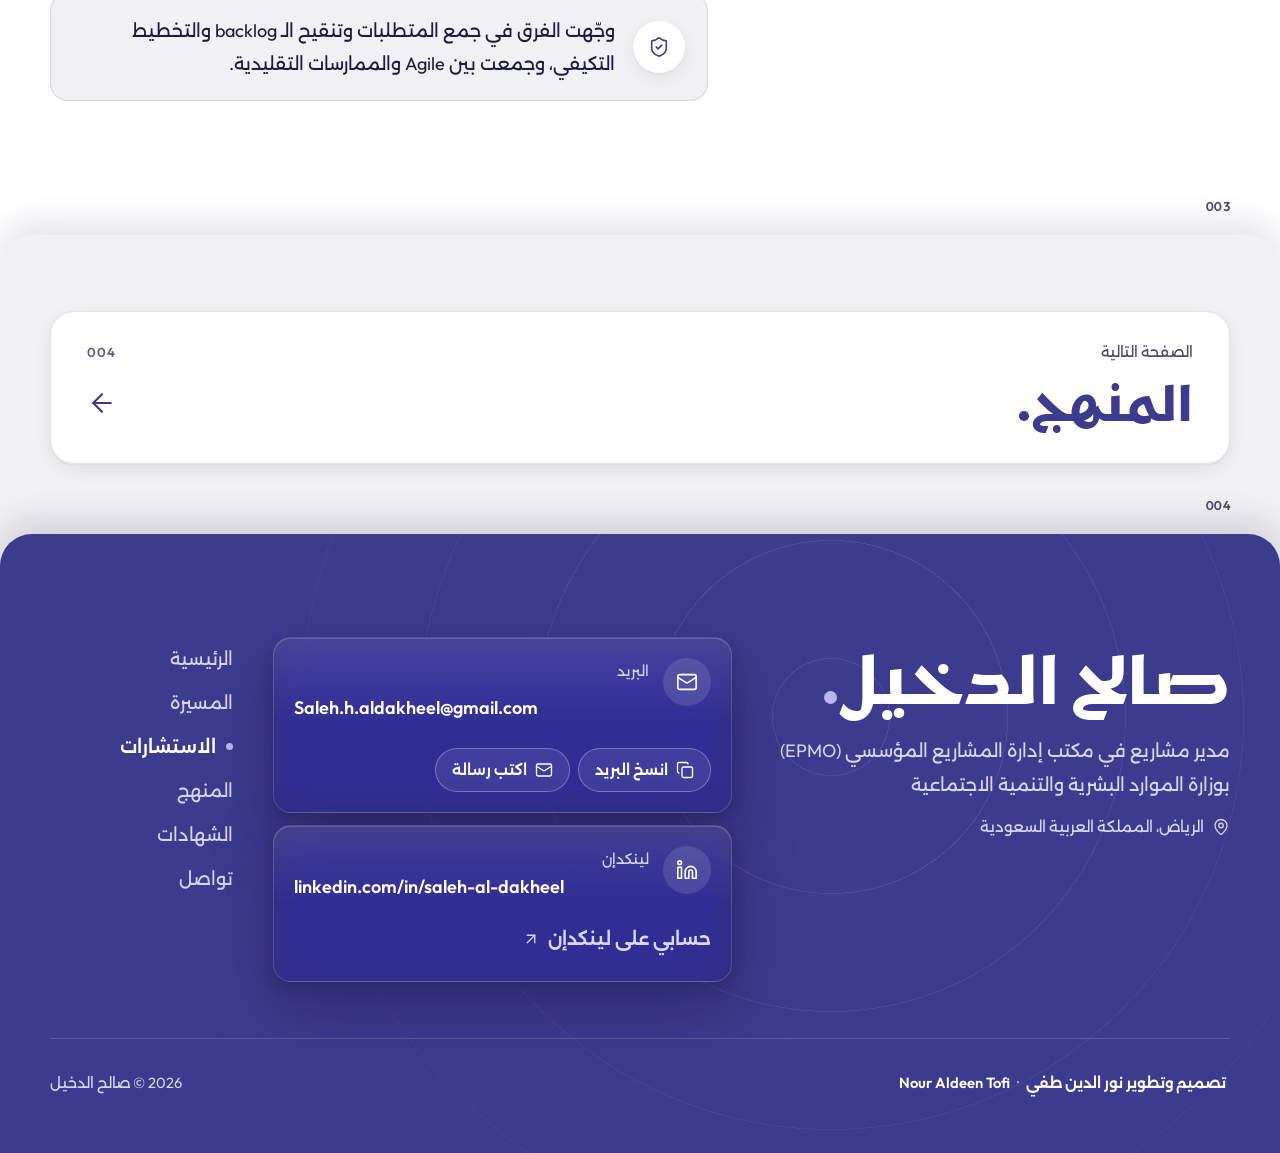
<file: docs/consulting.html>
<!doctype html>
<html lang="ar" dir="rtl" data-page="consulting" data-alt="en/consulting.html">
<head>
<meta charset="utf-8">
<meta name="viewport" content="width=device-width, initial-scale=1, viewport-fit=cover">
<title>الاستشارات | صالح الدخيل</title>
<meta name="description" content="عمل صالح الدخيل في Align Consulting: أكثر من 7 مشاريع وأكثر من 40 مبادرة استراتيجية، وMarketing PMO لأربع جهات، واستراتيجية تسويق لـ National Centre for Palms and Dates.">
<meta name="robots" content="noindex">
<meta name="author" content="صالح الدخيل">
<meta name="theme-color" content="#3D3B8E">
<meta name="color-scheme" content="light">
<meta property="og:type" content="profile">
<meta property="og:site_name" content="صالح الدخيل">
<meta property="og:title" content="الاستشارات | صالح الدخيل">
<meta property="og:description" content="عمل صالح الدخيل في Align Consulting: أكثر من 7 مشاريع وأكثر من 40 مبادرة استراتيجية، وMarketing PMO لأربع جهات، واستراتيجية تسويق لـ National Centre for Palms and Dates.">
<meta property="og:locale" content="ar_SA">
<meta property="og:locale:alternate" content="en_US">
<meta property="og:image:width" content="1200">
<meta property="og:image:height" content="630">
<meta property="og:image:alt" content="صالح الدخيل">
<meta property="profile:first_name" content="Saleh">
<meta property="profile:last_name" content="Al Dakheel">
<meta name="twitter:card" content="summary_large_image">
<link rel="canonical" href="https://nouraldeentofi.github.io/saleh-al-dakheel/consulting.html">
<link rel="alternate" hreflang="ar" href="https://nouraldeentofi.github.io/saleh-al-dakheel/consulting.html">
<link rel="alternate" hreflang="en" href="https://nouraldeentofi.github.io/saleh-al-dakheel/en/consulting.html">
<link rel="alternate" hreflang="x-default" href="https://nouraldeentofi.github.io/saleh-al-dakheel/consulting.html">
<meta property="og:url" content="https://nouraldeentofi.github.io/saleh-al-dakheel/consulting.html">
<meta property="og:image" content="https://nouraldeentofi.github.io/saleh-al-dakheel/assets/img/og.png">
<meta name="twitter:image" content="https://nouraldeentofi.github.io/saleh-al-dakheel/assets/img/og.png">
<link rel="icon" href="assets/img/icon.svg" type="image/svg+xml">
<link rel="icon" href="assets/img/favicon-32.png" sizes="32x32" type="image/png">
<link rel="apple-touch-icon" href="assets/img/apple-touch-icon.png">
<link rel="preload" href="assets/fonts/kufam-ar-700.woff2" as="font" type="font/woff2" crossorigin>
<link rel="preload" href="assets/fonts/alexandria-ar-400.woff2" as="font" type="font/woff2" crossorigin>
<link rel="preload" href="assets/fonts/alexandria-ar-600.woff2" as="font" type="font/woff2" crossorigin>
<link rel="preload" href="assets/fonts/outfit-la-400.woff2" as="font" type="font/woff2" crossorigin>
<link rel="preload" href="assets/fonts/outfit-la-600.woff2" as="font" type="font/woff2" crossorigin>
<link rel="preload" href="assets/fonts/outfit-la-700.woff2" as="font" type="font/woff2" crossorigin>
<link rel="stylesheet" href="assets/style.css?v=984f98ea">
<script>(function(){var d=document.documentElement;d.classList.add('js');try{var p=localStorage.getItem('sd-lang');if(p&&p!==d.lang&&!/[?&]stay/.test(location.search)){location.replace(d.getAttribute('data-alt')+location.hash);}}catch(e){}})();</script>
<script type="application/ld+json">{"@context":"https://schema.org","@graph":[{"@type":"WebSite","@id":"https://nouraldeentofi.github.io/saleh-al-dakheel/#website","url":"https://nouraldeentofi.github.io/saleh-al-dakheel/","name":"Saleh Al Dakheel","alternateName":"صالح الدخيل","inLanguage":["ar","en"],"publisher":{"@id":"https://nouraldeentofi.github.io/saleh-al-dakheel/#person"}},{"@type":"Person","@id":"https://nouraldeentofi.github.io/saleh-al-dakheel/#person","name":"صالح الدخيل","alternateName":["صالح الدخيل","صالح الدخيّل","الدخيل","Saleh Al Dakheel","Saleh Al-Dakheel","Saleh AlDakheel","Saleh Aldakheel","Saleh H. Aldakheel","Saleh H. Al Dakheel","Salih Al Dakheel","Saleh Al Dakhil","Saleh Dakheel","Saleh Aldakhil"],"givenName":"Saleh","familyName":"Al Dakheel","jobTitle":["Projects Manager - EPMO","مدير مشاريع - مكتب إدارة المشاريع المؤسسي"],"description":"صالح الدخيل، مدير مشاريع في مكتب إدارة المشاريع المؤسسي بوزارة الموارد البشرية والتنمية الاجتماعية في الرياض. يقود 18 مشروعًا نشطًا في برنامج سخاء. PMP وPMI-PMOCP، ومهندس كيميائي من جامعة الملك فهد للبترول والمعادن.","url":"https://nouraldeentofi.github.io/saleh-al-dakheel/","image":"https://nouraldeentofi.github.io/saleh-al-dakheel/assets/img/og.png","address":{"@type":"PostalAddress","addressLocality":"Riyadh","addressCountry":"SA"},"homeLocation":{"@type":"Place","name":"Riyadh, Saudi Arabia","alternateName":"الرياض"},"worksFor":{"@type":"GovernmentOrganization","name":"Ministry of Human Resources and Social Development","alternateName":["HRSD","وزارة الموارد البشرية والتنمية الاجتماعية","Ministry of Human Resources and Social Development - KSA"],"address":{"@type":"PostalAddress","addressLocality":"Riyadh","addressCountry":"SA"}},"alumniOf":[{"@type":"CollegeOrUniversity","name":"King Fahd University of Petroleum & Minerals","alternateName":["KFUPM","جامعة الملك فهد للبترول والمعادن"]}],"hasOccupation":[{"@type":"Occupation","name":"Projects Manager","alternateName":["Project Manager","مدير مشاريع","مدير مشروع","EPMO Projects Manager","PMO Manager","مدير مشاريع في مكتب إدارة المشاريع"],"occupationLocation":{"@type":"City","name":"Riyadh"}},{"@type":"Occupation","name":"Management Consultant","alternateName":["Consultant","مستشار","مستشار إدارة","Assistant Consultant","مساعد مستشار","PMO Consultant"],"occupationLocation":{"@type":"City","name":"Riyadh"}},{"@type":"Occupation","name":"Chemical Engineer","alternateName":["مهندس كيميائي","Corrosion Engineer","مهندس تآكل"],"occupationLocation":{"@type":"City","name":"Riyadh"}}],"knowsAbout":["Project management","إدارة المشاريع","PMO","Enterprise PMO (EPMO)","مكتب إدارة المشاريع المؤسسي","Portfolio governance","حوكمة المحافظ","Portfolio risk management","إدارة مخاطر المحفظة","KPI reporting","Executive reporting","Stakeholder management","Donor relations","Marketing PMO","Brand and communication strategy","Agile","Waterfall","Hybrid project management","Project scheduling","Risk assessment","Workshop facilitation","Roadmapping","Corrosion engineering","Risk-based inspection (API 580/581)","Fitness for service (API 579/ASME FFS-1)","Chemical engineering","الهندسة الكيميائية","Vision 2030"],"knowsLanguage":[{"@type":"Language","name":"Arabic","alternateName":"ar"},{"@type":"Language","name":"English","alternateName":"en"}],"hasCredential":[{"@type":"EducationalOccupationalCredential","name":"PMO Certified Professional (PMI-PMOCP)","alternateName":"PMO Certified Professional (PMI-PMOCP)","credentialCategory":"certification","recognizedBy":{"@type":"Organization","name":"Project Management Institute","alternateName":"Project Management Institute"},"dateCreated":"2026-05","expires":"2029-05"},{"@type":"EducationalOccupationalCredential","name":"Project Management Professional (PMP)®","alternateName":"Project Management Professional (PMP)®","credentialCategory":"certification","recognizedBy":{"@type":"Organization","name":"Project Management Institute","alternateName":"Project Management Institute"},"dateCreated":"2025-09","expires":"2028-09"},{"@type":"EducationalOccupationalCredential","name":"Professional Accreditation","alternateName":"الاعتماد المهني","credentialCategory":"certification","recognizedBy":{"@type":"Organization","name":"Saudi Council of Engineers","alternateName":"الهيئة السعودية للمهندسين"},"dateCreated":"2024-07","expires":"2028-07"},{"@type":"EducationalOccupationalCredential","name":"McKinsey Forward Program","credentialCategory":"certificate","recognizedBy":{"@type":"Organization","name":"McKinsey & Company","alternateName":"McKinsey & Company"}},{"@type":"EducationalOccupationalCredential","name":"Six Sigma Yellow Belt (SSYB)","credentialCategory":"certificate","recognizedBy":{"@type":"Organization","name":"6sigmastudy","alternateName":"6sigmastudy"}},{"@type":"EducationalOccupationalCredential","name":"Foundational Consulting Skills","credentialCategory":"certificate","recognizedBy":{"@type":"Organization","name":"Mustashar Accelerator","alternateName":"مسرعة مستشار"}},{"@type":"EducationalOccupationalCredential","name":"Foundations of Project Management","credentialCategory":"certificate","recognizedBy":{"@type":"Organization","name":"Coursera","alternateName":"Coursera"}},{"@type":"EducationalOccupationalCredential","name":"Soft Skills Training","credentialCategory":"certificate","recognizedBy":{"@type":"Organization","name":"upGrad KnowledgeHut","alternateName":"upGrad KnowledgeHut"}},{"@type":"EducationalOccupationalCredential","name":"BSc Chemical Engineering","alternateName":"بكالوريوس الهندسة الكيميائية","credentialCategory":"degree","recognizedBy":{"@type":"CollegeOrUniversity","name":"King Fahd University of Petroleum & Minerals"}}],"sameAs":["https://www.linkedin.com/in/saleh-al-dakheel/"],"email":"mailto:Saleh.h.aldakheel@gmail.com"},{"@type":"WebPage","@id":"https://nouraldeentofi.github.io/saleh-al-dakheel/consulting.html#page","url":"https://nouraldeentofi.github.io/saleh-al-dakheel/consulting.html","name":"الاستشارات | صالح الدخيل","description":"عمل صالح الدخيل في Align Consulting: أكثر من 7 مشاريع وأكثر من 40 مبادرة استراتيجية، وMarketing PMO لأربع جهات، واستراتيجية تسويق لـ National Centre for Palms and Dates.","inLanguage":"ar","isPartOf":{"@id":"https://nouraldeentofi.github.io/saleh-al-dakheel/#website"},"about":{"@id":"https://nouraldeentofi.github.io/saleh-al-dakheel/#person"}},{"@type":"BreadcrumbList","itemListElement":[{"@type":"ListItem","position":1,"name":"الرئيسية","item":"https://nouraldeentofi.github.io/saleh-al-dakheel/"},{"@type":"ListItem","position":2,"name":"الاستشارات","item":"https://nouraldeentofi.github.io/saleh-al-dakheel/consulting.html"}]}]}</script>
</head>
<body data-page="consulting">
<a class="skip" href="#main">تخطَّ إلى المحتوى</a>
<div class="progress" aria-hidden="true"><span></span></div>
<header class="hdr" id="hdr">
  <div class="pill">
    <a class="brand" href="./">
      <span class="mono" aria-hidden="true"><span class="mono-in"><span class="mono-l">ص</span><i class="mono-d"></i></span></span><span class="brand-n">صالح الدخيل</span>
    </a>
    <nav class="nav" aria-label="التنقل الرئيسي"><a class="nav-a" href="./">الرئيسية</a><a class="nav-a" href="career.html">المسيرة</a><a class="nav-a" href="consulting.html" aria-current="page">الاستشارات</a><a class="nav-a" href="approach.html">المنهج</a><a class="nav-a" href="credentials.html">الشهادات</a><a class="nav-a" href="contact.html">تواصل</a></nav>
    <span class="counter" aria-hidden="true" title="الورقة"><span class="counter-roll"><span>001</span><span>002</span><span>003</span><span>004</span><span>005</span></span></span>
    <a class="lang" href="en/consulting.html" hreflang="en" lang="en" data-lang="en"><svg class="ic" viewBox="0 0 24 24" fill="none" stroke="currentColor" stroke-width="1.75" stroke-linecap="round" stroke-linejoin="round" aria-hidden="true" focusable="false"><path d="m5 8 6 6" /> <path d="m4 14 6-6 2-3" /> <path d="M2 5h12" /> <path d="M7 2h1" /> <path d="m22 22-5-10-5 10" /> <path d="M14 18h6" /></svg><span class="lang-l">English</span></a>
  </div>
</header>
<main id="main" tabindex="-1">
<section class="sheet sheet--indigo phero" id="top" data-sheet="1" data-stack aria-labelledby="top-h"><i class="shade" aria-hidden="true"></i>
<span class="pno" aria-hidden="true" dir="ltr">001</span>
<div class="ripples" aria-hidden="true"><i></i><i></i><i></i><i></i></div>
<div class="wrap phero-in">
<h1 class="h1 page-title" id="top-h" data-rv="h">خمس جهات، وأربعة مكاتب <span dir="ltr">Marketing PMO</span>⁠<span class="stop"><span class="vh">.</span></span></h1>
<p class="lede" data-rv>في <span dir="ltr">Align Consulting</span>، بين أكتوبر <span dir="ltr">2024</span> ويوليو <span dir="ltr">2026</span>، قدت ونسّقت أكثر من <span class="num" dir="ltr"><span class="count" data-to="7">7</span>+</span> مشاريع، وسلّمت أكثر من <span class="num" dir="ltr"><span class="count" data-to="40">40</span>+</span> مبادرة استراتيجية لجهات حكومية وشركات.</p>
</div>
</section>
<section class="sheet sheet--paper sheet--engs" id="clients" data-sheet="2" aria-labelledby="clients-h">
<span class="pno" aria-hidden="true" dir="ltr">002</span>
<div class="wrap">
  <h2 class="h2" id="clients-h" data-rv="h">ما بنيته لكل جهة⁠<span class="stop"><span class="vh">.</span></span></h2>
  <ol class="engs"><li class="eng" style="--i:0;--n:5">
  <article class="eng-card"><i class="shade" aria-hidden="true"></i>
    <p class="eng-no" dir="ltr">01 / 05</p>
    <h3 class="eng-name" dir="ltr" lang="en">National Centre for Palms and Dates</h3>
    <p class="eng-t">قدت تطوير استراتيجية تسويق شاملة وإطار للحملات، لرفع حضور المركز على المستوى الوطني.</p>
    <ul class="tags"><li><span>استراتيجية تسويق</span></li><li><span>إطار الحملات</span></li></ul>
  </article>
</li><li class="eng" style="--i:1;--n:5">
  <article class="eng-card"><i class="shade" aria-hidden="true"></i>
    <p class="eng-no" dir="ltr">02 / 05</p>
    <h3 class="eng-name" dir="ltr" lang="en">Ahmed Al Mousa Holding Company</h3>
    <p class="eng-t">صممت استراتيجية العلامة والتواصل من الصفر، ثم أسست <span dir="ltr">Marketing PMO</span> متكاملًا وشغّلته.</p>
    <ul class="tags"><li><span>استراتيجية العلامة</span></li><li><span>التواصل</span></li><li class="tag-pmo"><i aria-hidden="true"></i>Marketing PMO</li></ul>
  </article>
</li><li class="eng" style="--i:2;--n:5">
  <article class="eng-card"><i class="shade" aria-hidden="true"></i>
    <p class="eng-no" dir="ltr">03 / 05</p>
    <h3 class="eng-name" dir="ltr" lang="en">Jewar</h3>
    <p class="eng-t">حددت تموضع العلامة وبنيت استراتيجية تواصل متكاملة، وأطلقت <span dir="ltr">Marketing PMO</span> مفصّلًا على احتياجها.</p>
    <ul class="tags"><li><span>تموضع العلامة</span></li><li><span>التواصل</span></li><li class="tag-pmo"><i aria-hidden="true"></i>Marketing PMO</li></ul>
  </article>
</li><li class="eng" style="--i:3;--n:5">
  <article class="eng-card"><i class="shade" aria-hidden="true"></i>
    <p class="eng-no" dir="ltr">04 / 05</p>
    <h3 class="eng-name" dir="ltr" lang="en">Ahmed Al Mousa Engineering Consultants</h3>
    <p class="eng-t">هيكلت استراتيجية العلامة والتواصل، وطبّقت نموذج <span dir="ltr">Marketing PMO</span>.</p>
    <ul class="tags"><li><span>العلامة</span></li><li><span>التواصل</span></li><li class="tag-pmo"><i aria-hidden="true"></i>Marketing PMO</li></ul>
  </article>
</li><li class="eng" style="--i:4;--n:5">
  <article class="eng-card"><i class="shade" aria-hidden="true"></i>
    <p class="eng-no" dir="ltr">05 / 05</p>
    <h3 class="eng-name" dir="ltr" lang="en">Pencil &amp; Co.</h3>
    <p class="eng-t">صنعت هوية العلامة وأساس التواصل، ثم طوّرت <span dir="ltr">Marketing PMO</span> مخصصًا وشغّلته.</p>
    <ul class="tags"><li><span>هوية العلامة</span></li><li><span>أساس التواصل</span></li><li class="tag-pmo"><i aria-hidden="true"></i>Marketing PMO</li></ul>
  </article>
</li></ol>
</div>
</section>
<section class="sheet sheet--white " id="how" data-sheet="3" data-stack aria-labelledby="how-h"><i class="shade" aria-hidden="true"></i>
<span class="pno" aria-hidden="true" dir="ltr">003</span>
<div class="wrap how">
  <div class="how-a">
    <h2 class="h2" id="how-h" data-rv="h">من ورشة العمل إلى خارطة الطريق⁠<span class="stop"><span class="vh">.</span></span></h2>
    <p class="lede" data-rv>هكذا كنت أعمل في <span dir="ltr">Align</span>.</p>
  </div>
  <ul class="how-list"><li class="how-i" data-rv style="--i:0"><span class="how-ic"><svg class="ic" viewBox="0 0 24 24" fill="none" stroke="currentColor" stroke-width="1.75" stroke-linecap="round" stroke-linejoin="round" aria-hidden="true" focusable="false"><path d="M12.83 2.18a2 2 0 0 0-1.66 0L2.6 6.08a1 1 0 0 0 0 1.83l8.58 3.91a2 2 0 0 0 1.66 0l8.58-3.9a1 1 0 0 0 0-1.83z" /> <path d="M2 12a1 1 0 0 0 .58.91l8.6 3.91a2 2 0 0 0 1.65 0l8.58-3.9A1 1 0 0 0 22 12" /> <path d="M2 17a1 1 0 0 0 .58.91l8.6 3.91a2 2 0 0 0 1.65 0l8.58-3.9A1 1 0 0 0 22 17" /></svg></span><p>أدرت ورش العمل، وحوّلت مخرجاتها إلى خرائط طريق وخطط تسليم.</p></li><li class="how-i" data-rv style="--i:1"><span class="how-ic"><svg class="ic" viewBox="0 0 24 24" fill="none" stroke="currentColor" stroke-width="1.75" stroke-linecap="round" stroke-linejoin="round" aria-hidden="true" focusable="false"><path d="M8 2v3" /> <path d="M16 2v3" /> <rect x="3" y="3" width="18" height="18" rx="2" /> <path d="M3 9h18" /></svg></span><p>بنيت الجداول الزمنية، وأدرت الاعتماديات، ويسّرت تقييم المخاطر.</p></li><li class="how-i" data-rv style="--i:2"><span class="how-ic"><svg class="ic" viewBox="0 0 24 24" fill="none" stroke="currentColor" stroke-width="1.75" stroke-linecap="round" stroke-linejoin="round" aria-hidden="true" focusable="false"><path d="M3 3v16a2 2 0 0 0 2 2h16" /> <path d="M18 17V9" /> <path d="M13 17V5" /> <path d="M8 17v-3" /></svg></span><p>تابعت الأداء بلوحات المتابعة ومؤشرات الأداء والتقارير التنفيذية.</p></li><li class="how-i" data-rv style="--i:3"><span class="how-ic"><svg class="ic" viewBox="0 0 24 24" fill="none" stroke="currentColor" stroke-width="1.75" stroke-linecap="round" stroke-linejoin="round" aria-hidden="true" focusable="false"><path d="M20 13c0 5-3.5 7.5-7.66 8.95a1 1 0 0 1-.67-.01C7.5 20.5 4 18 4 13V6a1 1 0 0 1 1-1c2 0 4.5-1.2 6.24-2.72a1.17 1.17 0 0 1 1.52 0C14.51 3.81 17 5 19 5a1 1 0 0 1 1 1z" /> <path d="m9 12 2 2 4-4" /></svg></span><p>وجّهت الفرق في جمع المتطلبات وتنقيح الـ <span dir="ltr">backlog</span> والتخطيط التكيفي، وجمعت بين <span dir="ltr">Agile</span> والممارسات التقليدية.</p></li></ul>
</div>
</section>
<section class="sheet sheet--paper sheet--next" id="next" data-sheet="4">
<span class="pno" aria-hidden="true" dir="ltr">004</span>
<div class="wrap"><a class="next" href="approach.html" data-rv><span class="next-k">الصفحة التالية</span><span class="next-n">المنهج<span class="stop"><span class="vh">.</span></span></span><span class="next-no" dir="ltr">004</span><svg class="ic next-ic ic-arrow" viewBox="0 0 24 24" fill="none" stroke="currentColor" stroke-width="1.75" stroke-linecap="round" stroke-linejoin="round" aria-hidden="true" focusable="false"><path d="m12 19-7-7 7-7" /> <path d="M19 12H5" /></svg></a></div>
</section>
</main>
<footer class="foot sheet--indigo" id="foot" data-sheet>
  <div class="ripples ripples--foot" aria-hidden="true"><i></i><i></i><i></i></div>
  <div class="wrap foot-grid">
    <div class="foot-id" data-rv>
      <p class="foot-name">صالح <span class="nw">الدخيل<span class="stop"><span class="vh">.</span></span></span></p>
      <p class="foot-role">مدير مشاريع في مكتب إدارة المشاريع المؤسسي (<span dir="ltr">EPMO</span>) بوزارة الموارد البشرية والتنمية الاجتماعية</p>
      <p class="foot-city"><svg class="ic ic-sm" viewBox="0 0 24 24" fill="none" stroke="currentColor" stroke-width="1.75" stroke-linecap="round" stroke-linejoin="round" aria-hidden="true" focusable="false"><path d="M20 10c0 4.993-5.539 10.193-7.399 11.799a1 1 0 0 1-1.202 0C9.539 20.193 4 14.993 4 10a8 8 0 0 1 16 0" /> <circle cx="12" cy="10" r="3" /></svg><span>الرياض، المملكة العربية السعودية</span></p>
    </div>
    <div class="foot-cards"><div class="ccard ccard--mail glass-dark" data-rv>
  <span class="ccard-ic"><svg class="ic" viewBox="0 0 24 24" fill="none" stroke="currentColor" stroke-width="1.75" stroke-linecap="round" stroke-linejoin="round" aria-hidden="true" focusable="false"><path d="m22 7-8.991 5.727a2 2 0 0 1-2.009 0L2 7" /> <rect x="2" y="4" width="20" height="16" rx="2" /></svg></span>
  <span class="ccard-k">البريد</span>
  <a class="ccard-v" href="mailto:Saleh.h.aldakheel@gmail.com" dir="ltr">Saleh.h.aldakheel@gmail.com</a>
  <span class="ccard-acts">
    <button class="chip copy" type="button" data-copy="Saleh.h.aldakheel@gmail.com"><span class="copy-a"><svg class="ic" viewBox="0 0 24 24" fill="none" stroke="currentColor" stroke-width="1.75" stroke-linecap="round" stroke-linejoin="round" aria-hidden="true" focusable="false"><rect width="14" height="14" x="8" y="8" rx="2" ry="2" /> <path d="M4 16c-1.1 0-2-.9-2-2V4c0-1.1.9-2 2-2h10c1.1 0 2 .9 2 2" /></svg>انسخ البريد</span><span class="copy-b" aria-hidden="true"><svg class="ic" viewBox="0 0 24 24" fill="none" stroke="currentColor" stroke-width="1.75" stroke-linecap="round" stroke-linejoin="round" aria-hidden="true" focusable="false"><path d="M20 6 9 17l-5-5" /></svg>نُسخ البريد</span></button>
    <a class="chip" href="mailto:Saleh.h.aldakheel@gmail.com"><svg class="ic" viewBox="0 0 24 24" fill="none" stroke="currentColor" stroke-width="1.75" stroke-linecap="round" stroke-linejoin="round" aria-hidden="true" focusable="false"><path d="m22 7-8.991 5.727a2 2 0 0 1-2.009 0L2 7" /> <rect x="2" y="4" width="20" height="16" rx="2" /></svg>اكتب رسالة</a>
  </span>
  <span class="sr-live" aria-live="polite"></span>
</div>
<a class="ccard ccard--li glass-dark" href="https://www.linkedin.com/in/saleh-al-dakheel/" target="_blank" rel="noopener" data-rv>
  <span class="ccard-ic"><svg class="ic" viewBox="0 0 24 24" fill="none" stroke="currentColor" stroke-width="1.75" stroke-linecap="round" stroke-linejoin="round" aria-hidden="true" focusable="false"><path d="M16 8a6 6 0 0 1 6 6v7h-4v-7a2 2 0 0 0-2-2 2 2 0 0 0-2 2v7h-4v-7a6 6 0 0 1 6-6z" /> <rect width="4" height="12" x="2" y="9" /> <circle cx="4" cy="4" r="2" /></svg></span>
  <span class="ccard-k">لينكدإن</span>
  <span class="ccard-v" dir="ltr">linkedin.com/in/saleh-al-dakheel</span>
  <span class="ccard-go">حسابي على لينكدإن<svg class="ic ic-sm" viewBox="0 0 24 24" fill="none" stroke="currentColor" stroke-width="1.75" stroke-linecap="round" stroke-linejoin="round" aria-hidden="true" focusable="false"><path d="M7 7h10v10" /> <path d="M7 17 17 7" /></svg></span>
</a></div>
    <nav class="fnav" aria-label="صفحات الموقع"><a class="fnav-a" href="./">الرئيسية</a><a class="fnav-a" href="career.html">المسيرة</a><a class="fnav-a" href="consulting.html" aria-current="page">الاستشارات</a><a class="fnav-a" href="approach.html">المنهج</a><a class="fnav-a" href="credentials.html">الشهادات</a><a class="fnav-a" href="contact.html">تواصل</a></nav>
  </div>
  <div class="wrap foot-base">
    <p class="maker"><a href="https://nouraldeentofi.com" target="_blank" rel="noopener" lang="ar" dir="rtl">تصميم وتطوير نور الدين طفي</a><span aria-hidden="true"> · </span><a href="https://nouraldeentofi.com" target="_blank" rel="noopener" lang="en" dir="ltr">Nour Aldeen Tofi</a></p>
    <p class="copy-r"><span dir="ltr">© 2026</span> صالح الدخيل</p>
  </div>
</footer>
<div class="menu" id="menu" role="dialog" aria-modal="true" aria-label="القائمة" hidden>
  <div class="menu-bg" aria-hidden="true"><div class="ripples"><i></i><i></i><i></i></div></div>
  <div class="menu-in">
    <nav aria-label="قائمة الصفحات"><ol class="menu-list"><li style="--k:0"><a class="menu-a" href="./"><span class="menu-no" dir="ltr">001</span><span class="menu-n">الرئيسية<span class="stop"><span class="vh">.</span></span></span></a></li><li style="--k:1"><a class="menu-a" href="career.html"><span class="menu-no" dir="ltr">002</span><span class="menu-n">المسيرة<span class="stop"><span class="vh">.</span></span></span></a></li><li style="--k:2"><a class="menu-a" href="consulting.html" aria-current="page"><span class="menu-no" dir="ltr">003</span><span class="menu-n">الاستشارات<span class="stop"><span class="vh">.</span></span></span></a></li><li style="--k:3"><a class="menu-a" href="approach.html"><span class="menu-no" dir="ltr">004</span><span class="menu-n">المنهج<span class="stop"><span class="vh">.</span></span></span></a></li><li style="--k:4"><a class="menu-a" href="credentials.html"><span class="menu-no" dir="ltr">005</span><span class="menu-n">الشهادات<span class="stop"><span class="vh">.</span></span></span></a></li><li style="--k:5"><a class="menu-a" href="contact.html"><span class="menu-no" dir="ltr">006</span><span class="menu-n">تواصل<span class="stop"><span class="vh">.</span></span></span></a></li></ol></nav>
    <div class="menu-foot">
      <a class="chip chip--light" href="en/consulting.html" hreflang="en" lang="en" data-lang="en"><svg class="ic" viewBox="0 0 24 24" fill="none" stroke="currentColor" stroke-width="1.75" stroke-linecap="round" stroke-linejoin="round" aria-hidden="true" focusable="false"><path d="m5 8 6 6" /> <path d="m4 14 6-6 2-3" /> <path d="M2 5h12" /> <path d="M7 2h1" /> <path d="m22 22-5-10-5 10" /> <path d="M14 18h6" /></svg>English</a>
      <a class="chip chip--light" href="mailto:Saleh.h.aldakheel@gmail.com"><svg class="ic" viewBox="0 0 24 24" fill="none" stroke="currentColor" stroke-width="1.75" stroke-linecap="round" stroke-linejoin="round" aria-hidden="true" focusable="false"><path d="m22 7-8.991 5.727a2 2 0 0 1-2.009 0L2 7" /> <rect x="2" y="4" width="20" height="16" rx="2" /></svg>البريد</a>
      <a class="chip chip--light" href="https://www.linkedin.com/in/saleh-al-dakheel/" target="_blank" rel="noopener"><svg class="ic" viewBox="0 0 24 24" fill="none" stroke="currentColor" stroke-width="1.75" stroke-linecap="round" stroke-linejoin="round" aria-hidden="true" focusable="false"><path d="M16 8a6 6 0 0 1 6 6v7h-4v-7a2 2 0 0 0-2-2 2 2 0 0 0-2 2v7h-4v-7a6 6 0 0 1 6-6z" /> <rect width="4" height="12" x="2" y="9" /> <circle cx="4" cy="4" r="2" /></svg>لينكدإن</a>
    </div>
  </div>
</div>
<div class="cap" id="cap">
  <button class="cap-dot" id="capDot" type="button" aria-expanded="false" aria-controls="menu">
    <span class="cap-ic" aria-hidden="true"><span class="cap-dot-i"></span><svg class="ic cap-x" viewBox="0 0 24 24" fill="none" stroke="currentColor" stroke-width="1.75" stroke-linecap="round" stroke-linejoin="round" aria-hidden="true" focusable="false"><path d="M18 6 6 18" /> <path d="m6 6 12 12" /></svg></span>
    <span class="lbl"><span class="cap-l1">القائمة</span><span class="cap-l2">إغلاق</span></span>
  </button>
  <a class="cap-act" id="capAct" href="mailto:Saleh.h.aldakheel@gmail.com" tabindex="-1" aria-hidden="true"><svg class="ic" viewBox="0 0 24 24" fill="none" stroke="currentColor" stroke-width="1.75" stroke-linecap="round" stroke-linejoin="round" aria-hidden="true" focusable="false"><path d="m22 7-8.991 5.727a2 2 0 0 1-2.009 0L2 7" /> <rect x="2" y="4" width="20" height="16" rx="2" /></svg><span>راسلني</span></a>
</div>
<script src="assets/site.js?v=b9ac4fa8" defer></script>
</body>
</html>
</file>
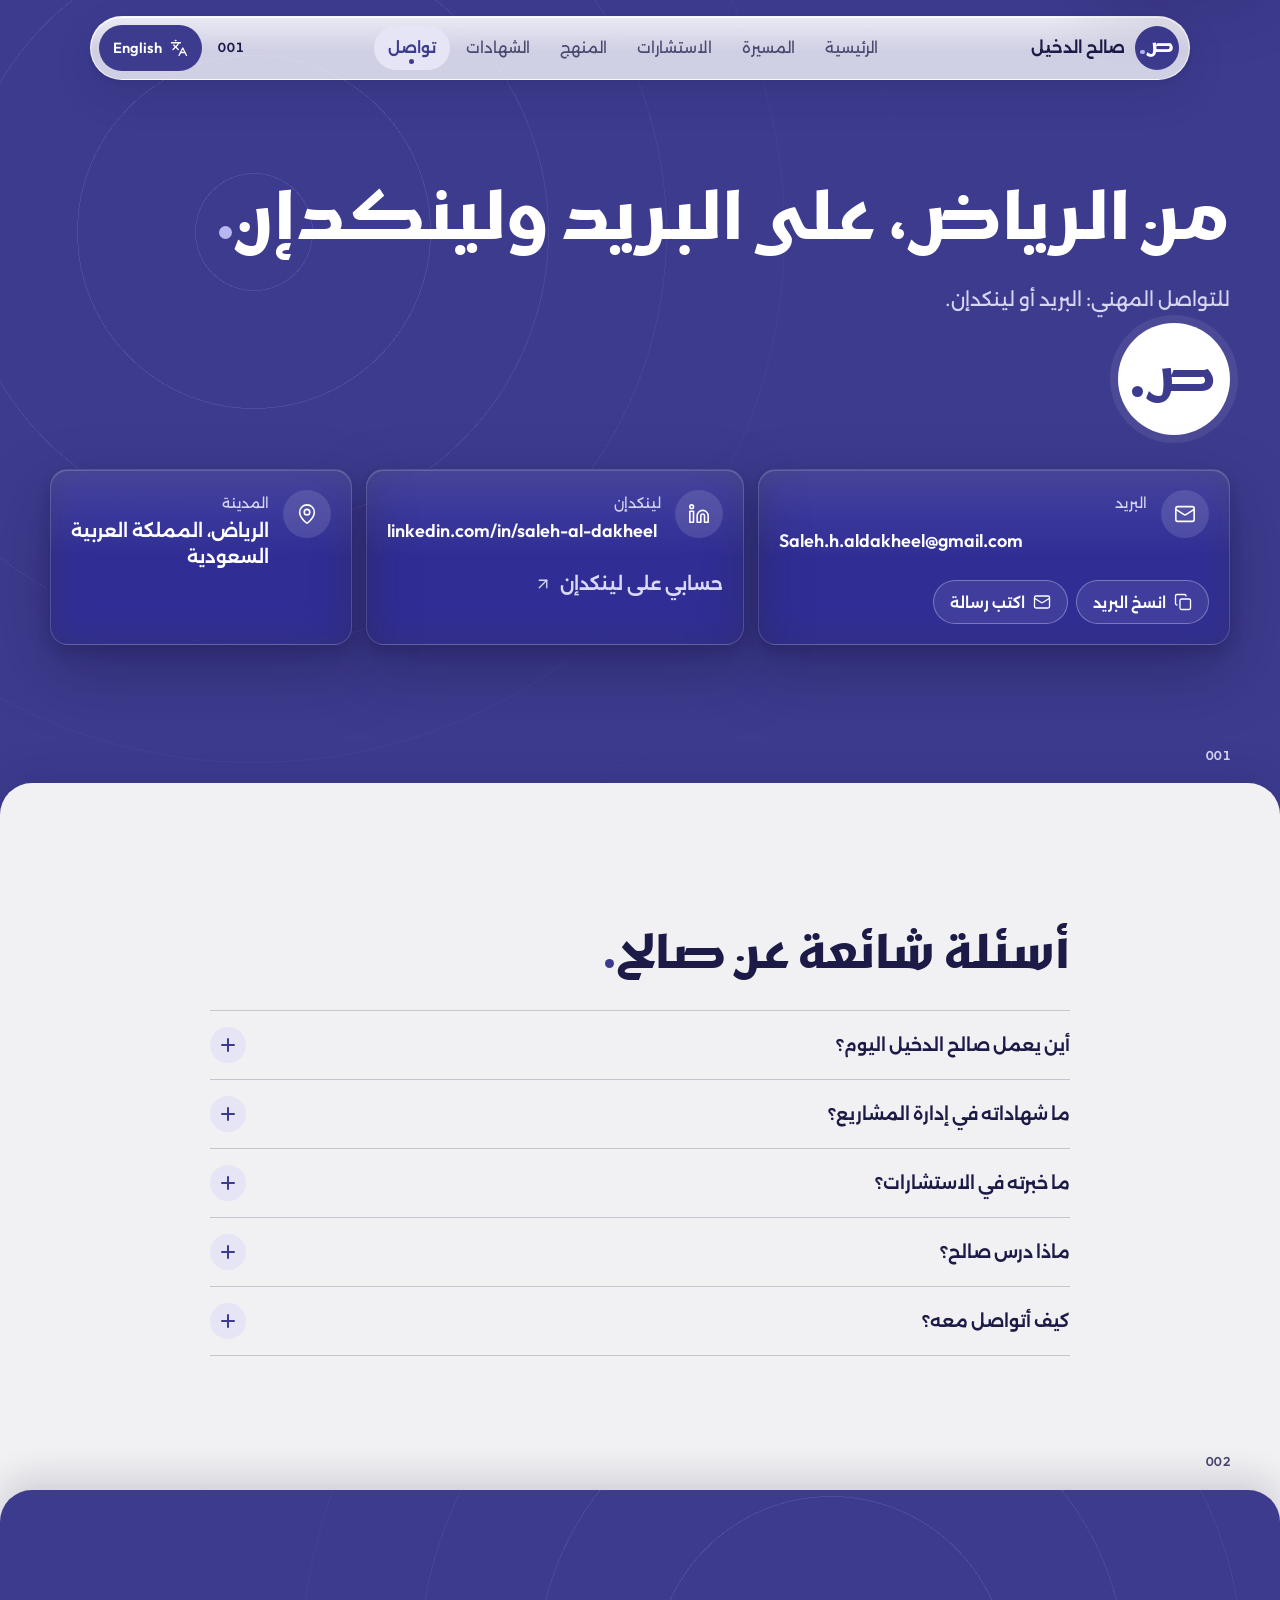
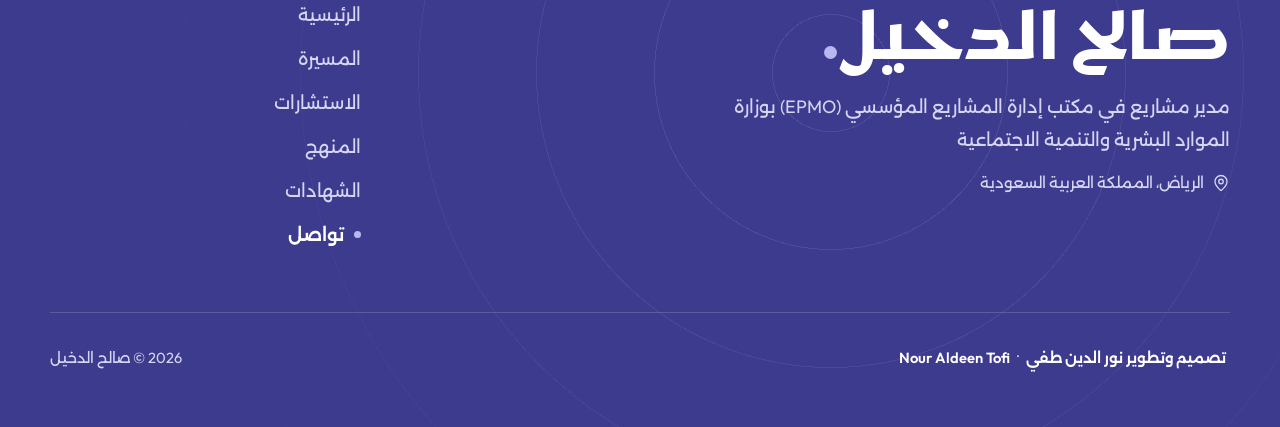
<file: docs/contact.html>
<!doctype html>
<html lang="ar" dir="rtl" data-page="contact" data-alt="en/contact.html">
<head>
<meta charset="utf-8">
<meta name="viewport" content="width=device-width, initial-scale=1, viewport-fit=cover">
<title>تواصل | صالح الدخيل</title>
<meta name="description" content="تواصل مع صالح الدخيل بالبريد أو عبر لينكدإن. الرياض، المملكة العربية السعودية.">
<meta name="robots" content="noindex">
<meta name="author" content="صالح الدخيل">
<meta name="theme-color" content="#3D3B8E">
<meta name="color-scheme" content="light">
<meta property="og:type" content="profile">
<meta property="og:site_name" content="صالح الدخيل">
<meta property="og:title" content="تواصل | صالح الدخيل">
<meta property="og:description" content="تواصل مع صالح الدخيل بالبريد أو عبر لينكدإن. الرياض، المملكة العربية السعودية.">
<meta property="og:locale" content="ar_SA">
<meta property="og:locale:alternate" content="en_US">
<meta property="og:image:width" content="1200">
<meta property="og:image:height" content="630">
<meta property="og:image:alt" content="صالح الدخيل">
<meta property="profile:first_name" content="Saleh">
<meta property="profile:last_name" content="Al Dakheel">
<meta name="twitter:card" content="summary_large_image">
<link rel="canonical" href="https://nouraldeentofi.github.io/saleh-al-dakheel/contact.html">
<link rel="alternate" hreflang="ar" href="https://nouraldeentofi.github.io/saleh-al-dakheel/contact.html">
<link rel="alternate" hreflang="en" href="https://nouraldeentofi.github.io/saleh-al-dakheel/en/contact.html">
<link rel="alternate" hreflang="x-default" href="https://nouraldeentofi.github.io/saleh-al-dakheel/contact.html">
<meta property="og:url" content="https://nouraldeentofi.github.io/saleh-al-dakheel/contact.html">
<meta property="og:image" content="https://nouraldeentofi.github.io/saleh-al-dakheel/assets/img/og.png">
<meta name="twitter:image" content="https://nouraldeentofi.github.io/saleh-al-dakheel/assets/img/og.png">
<link rel="icon" href="assets/img/icon.svg" type="image/svg+xml">
<link rel="icon" href="assets/img/favicon-32.png" sizes="32x32" type="image/png">
<link rel="apple-touch-icon" href="assets/img/apple-touch-icon.png">
<link rel="preload" href="assets/fonts/kufam-ar-700.woff2" as="font" type="font/woff2" crossorigin>
<link rel="preload" href="assets/fonts/alexandria-ar-400.woff2" as="font" type="font/woff2" crossorigin>
<link rel="preload" href="assets/fonts/alexandria-ar-600.woff2" as="font" type="font/woff2" crossorigin>
<link rel="preload" href="assets/fonts/outfit-la-400.woff2" as="font" type="font/woff2" crossorigin>
<link rel="preload" href="assets/fonts/outfit-la-600.woff2" as="font" type="font/woff2" crossorigin>
<link rel="preload" href="assets/fonts/outfit-la-700.woff2" as="font" type="font/woff2" crossorigin>
<link rel="stylesheet" href="assets/style.css?v=984f98ea">
<script>(function(){var d=document.documentElement;d.classList.add('js');try{var p=localStorage.getItem('sd-lang');if(p&&p!==d.lang&&!/[?&]stay/.test(location.search)){location.replace(d.getAttribute('data-alt')+location.hash);}}catch(e){}})();</script>
<script type="application/ld+json">{"@context":"https://schema.org","@graph":[{"@type":"WebSite","@id":"https://nouraldeentofi.github.io/saleh-al-dakheel/#website","url":"https://nouraldeentofi.github.io/saleh-al-dakheel/","name":"Saleh Al Dakheel","alternateName":"صالح الدخيل","inLanguage":["ar","en"],"publisher":{"@id":"https://nouraldeentofi.github.io/saleh-al-dakheel/#person"}},{"@type":"Person","@id":"https://nouraldeentofi.github.io/saleh-al-dakheel/#person","name":"صالح الدخيل","alternateName":["صالح الدخيل","صالح الدخيّل","الدخيل","Saleh Al Dakheel","Saleh Al-Dakheel","Saleh AlDakheel","Saleh Aldakheel","Saleh H. Aldakheel","Saleh H. Al Dakheel","Salih Al Dakheel","Saleh Al Dakhil","Saleh Dakheel","Saleh Aldakhil"],"givenName":"Saleh","familyName":"Al Dakheel","jobTitle":["Projects Manager - EPMO","مدير مشاريع - مكتب إدارة المشاريع المؤسسي"],"description":"صالح الدخيل، مدير مشاريع في مكتب إدارة المشاريع المؤسسي بوزارة الموارد البشرية والتنمية الاجتماعية في الرياض. يقود 18 مشروعًا نشطًا في برنامج سخاء. PMP وPMI-PMOCP، ومهندس كيميائي من جامعة الملك فهد للبترول والمعادن.","url":"https://nouraldeentofi.github.io/saleh-al-dakheel/","image":"https://nouraldeentofi.github.io/saleh-al-dakheel/assets/img/og.png","address":{"@type":"PostalAddress","addressLocality":"Riyadh","addressCountry":"SA"},"homeLocation":{"@type":"Place","name":"Riyadh, Saudi Arabia","alternateName":"الرياض"},"worksFor":{"@type":"GovernmentOrganization","name":"Ministry of Human Resources and Social Development","alternateName":["HRSD","وزارة الموارد البشرية والتنمية الاجتماعية","Ministry of Human Resources and Social Development - KSA"],"address":{"@type":"PostalAddress","addressLocality":"Riyadh","addressCountry":"SA"}},"alumniOf":[{"@type":"CollegeOrUniversity","name":"King Fahd University of Petroleum & Minerals","alternateName":["KFUPM","جامعة الملك فهد للبترول والمعادن"]}],"hasOccupation":[{"@type":"Occupation","name":"Projects Manager","alternateName":["Project Manager","مدير مشاريع","مدير مشروع","EPMO Projects Manager","PMO Manager","مدير مشاريع في مكتب إدارة المشاريع"],"occupationLocation":{"@type":"City","name":"Riyadh"}},{"@type":"Occupation","name":"Management Consultant","alternateName":["Consultant","مستشار","مستشار إدارة","Assistant Consultant","مساعد مستشار","PMO Consultant"],"occupationLocation":{"@type":"City","name":"Riyadh"}},{"@type":"Occupation","name":"Chemical Engineer","alternateName":["مهندس كيميائي","Corrosion Engineer","مهندس تآكل"],"occupationLocation":{"@type":"City","name":"Riyadh"}}],"knowsAbout":["Project management","إدارة المشاريع","PMO","Enterprise PMO (EPMO)","مكتب إدارة المشاريع المؤسسي","Portfolio governance","حوكمة المحافظ","Portfolio risk management","إدارة مخاطر المحفظة","KPI reporting","Executive reporting","Stakeholder management","Donor relations","Marketing PMO","Brand and communication strategy","Agile","Waterfall","Hybrid project management","Project scheduling","Risk assessment","Workshop facilitation","Roadmapping","Corrosion engineering","Risk-based inspection (API 580/581)","Fitness for service (API 579/ASME FFS-1)","Chemical engineering","الهندسة الكيميائية","Vision 2030"],"knowsLanguage":[{"@type":"Language","name":"Arabic","alternateName":"ar"},{"@type":"Language","name":"English","alternateName":"en"}],"hasCredential":[{"@type":"EducationalOccupationalCredential","name":"PMO Certified Professional (PMI-PMOCP)","alternateName":"PMO Certified Professional (PMI-PMOCP)","credentialCategory":"certification","recognizedBy":{"@type":"Organization","name":"Project Management Institute","alternateName":"Project Management Institute"},"dateCreated":"2026-05","expires":"2029-05"},{"@type":"EducationalOccupationalCredential","name":"Project Management Professional (PMP)®","alternateName":"Project Management Professional (PMP)®","credentialCategory":"certification","recognizedBy":{"@type":"Organization","name":"Project Management Institute","alternateName":"Project Management Institute"},"dateCreated":"2025-09","expires":"2028-09"},{"@type":"EducationalOccupationalCredential","name":"Professional Accreditation","alternateName":"الاعتماد المهني","credentialCategory":"certification","recognizedBy":{"@type":"Organization","name":"Saudi Council of Engineers","alternateName":"الهيئة السعودية للمهندسين"},"dateCreated":"2024-07","expires":"2028-07"},{"@type":"EducationalOccupationalCredential","name":"McKinsey Forward Program","credentialCategory":"certificate","recognizedBy":{"@type":"Organization","name":"McKinsey & Company","alternateName":"McKinsey & Company"}},{"@type":"EducationalOccupationalCredential","name":"Six Sigma Yellow Belt (SSYB)","credentialCategory":"certificate","recognizedBy":{"@type":"Organization","name":"6sigmastudy","alternateName":"6sigmastudy"}},{"@type":"EducationalOccupationalCredential","name":"Foundational Consulting Skills","credentialCategory":"certificate","recognizedBy":{"@type":"Organization","name":"Mustashar Accelerator","alternateName":"مسرعة مستشار"}},{"@type":"EducationalOccupationalCredential","name":"Foundations of Project Management","credentialCategory":"certificate","recognizedBy":{"@type":"Organization","name":"Coursera","alternateName":"Coursera"}},{"@type":"EducationalOccupationalCredential","name":"Soft Skills Training","credentialCategory":"certificate","recognizedBy":{"@type":"Organization","name":"upGrad KnowledgeHut","alternateName":"upGrad KnowledgeHut"}},{"@type":"EducationalOccupationalCredential","name":"BSc Chemical Engineering","alternateName":"بكالوريوس الهندسة الكيميائية","credentialCategory":"degree","recognizedBy":{"@type":"CollegeOrUniversity","name":"King Fahd University of Petroleum & Minerals"}}],"sameAs":["https://www.linkedin.com/in/saleh-al-dakheel/"],"email":"mailto:Saleh.h.aldakheel@gmail.com"},{"@type":"WebPage","@id":"https://nouraldeentofi.github.io/saleh-al-dakheel/contact.html#page","url":"https://nouraldeentofi.github.io/saleh-al-dakheel/contact.html","name":"تواصل | صالح الدخيل","description":"تواصل مع صالح الدخيل بالبريد أو عبر لينكدإن. الرياض، المملكة العربية السعودية.","inLanguage":"ar","isPartOf":{"@id":"https://nouraldeentofi.github.io/saleh-al-dakheel/#website"},"about":{"@id":"https://nouraldeentofi.github.io/saleh-al-dakheel/#person"}},{"@type":"BreadcrumbList","itemListElement":[{"@type":"ListItem","position":1,"name":"الرئيسية","item":"https://nouraldeentofi.github.io/saleh-al-dakheel/"},{"@type":"ListItem","position":2,"name":"تواصل","item":"https://nouraldeentofi.github.io/saleh-al-dakheel/contact.html"}]},{"@type":"FAQPage","@id":"https://nouraldeentofi.github.io/saleh-al-dakheel/contact.html#faq","mainEntity":[{"@type":"Question","name":"أين يعمل صالح الدخيل اليوم؟","acceptedAnswer":{"@type":"Answer","text":"مدير مشاريع في مكتب إدارة المشاريع المؤسسي (EPMO) بوزارة الموارد البشرية والتنمية الاجتماعية في الرياض، منذ يوليو 2026. يقود 18 مشروعًا نشطًا ويشرف على تمكين 82 في برنامج سخاء."}},{"@type":"Question","name":"ما شهاداته في إدارة المشاريع؟","acceptedAnswer":{"@type":"Answer","text":"PMP من PMI (سبتمبر 2025)، وPMI-PMOCP (مايو 2026)، والحزام الأصفر في Six Sigma، وبرنامج McKinsey Forward، واعتماد مهني من الهيئة السعودية للمهندسين."}},{"@type":"Question","name":"ما خبرته في الاستشارات؟","acceptedAnswer":{"@type":"Answer","text":"سنة وعشرة أشهر في Align Consulting بالدمام، مساعد مستشار ثم مستشار: أكثر من 7 مشاريع، وأكثر من 40 مبادرة استراتيجية، وإطار Marketing PMO، لجهات منها National Centre for Palms and Dates وAhmed Al Mousa Holding Company وJewar وAhmed Al Mousa Engineering Consultants وPencil & Co."}},{"@type":"Question","name":"ماذا درس صالح؟","acceptedAnswer":{"@type":"Answer","text":"بكالوريوس الهندسة الكيميائية من جامعة الملك فهد للبترول والمعادن (2018–2024). وتدرّب عام 2023 في أرامكو السعودية مهندسَ تآكل في إدارة خطوط الأنابيب بالمنطقة الشمالية."}},{"@type":"Question","name":"كيف أتواصل معه؟","acceptedAnswer":{"@type":"Answer","text":"بالبريد Saleh.h.aldakheel@gmail.com، أو برسالة على لينكدإن."}}]}]}</script>
</head>
<body data-page="contact">
<a class="skip" href="#main">تخطَّ إلى المحتوى</a>
<div class="progress" aria-hidden="true"><span></span></div>
<header class="hdr" id="hdr">
  <div class="pill">
    <a class="brand" href="./">
      <span class="mono" aria-hidden="true"><span class="mono-in"><span class="mono-l">ص</span><i class="mono-d"></i></span></span><span class="brand-n">صالح الدخيل</span>
    </a>
    <nav class="nav" aria-label="التنقل الرئيسي"><a class="nav-a" href="./">الرئيسية</a><a class="nav-a" href="career.html">المسيرة</a><a class="nav-a" href="consulting.html">الاستشارات</a><a class="nav-a" href="approach.html">المنهج</a><a class="nav-a" href="credentials.html">الشهادات</a><a class="nav-a" href="contact.html" aria-current="page">تواصل</a></nav>
    <span class="counter" aria-hidden="true" title="الورقة"><span class="counter-roll"><span>001</span><span>002</span><span>003</span></span></span>
    <a class="lang" href="en/contact.html" hreflang="en" lang="en" data-lang="en"><svg class="ic" viewBox="0 0 24 24" fill="none" stroke="currentColor" stroke-width="1.75" stroke-linecap="round" stroke-linejoin="round" aria-hidden="true" focusable="false"><path d="m5 8 6 6" /> <path d="m4 14 6-6 2-3" /> <path d="M2 5h12" /> <path d="M7 2h1" /> <path d="m22 22-5-10-5 10" /> <path d="M14 18h6" /></svg><span class="lang-l">English</span></a>
  </div>
</header>
<main id="main" tabindex="-1">
<section class="sheet sheet--indigo phero" id="top" data-sheet="1" data-stack aria-labelledby="top-h"><i class="shade" aria-hidden="true"></i>
<span class="pno" aria-hidden="true" dir="ltr">001</span>
<div class="ripples" aria-hidden="true"><i></i><i></i><i></i><i></i></div>
<div class="wrap phero-in">
<h1 class="h1 page-title" id="top-h" data-rv="h">من الرياض، على البريد ولينكدإن⁠<span class="stop"><span class="vh">.</span></span></h1>
<p class="lede" data-rv>للتواصل المهني: البريد أو لينكدإن.</p><div class="contact-mono" data-rv="pop"><span class="mono mono--xl" aria-hidden="true"><span class="mono-in"><span class="mono-l">ص</span><i class="mono-d"></i></span></span></div><div class="ccards"><div class="ccard ccard--mail glass-dark" data-rv>
  <span class="ccard-ic"><svg class="ic" viewBox="0 0 24 24" fill="none" stroke="currentColor" stroke-width="1.75" stroke-linecap="round" stroke-linejoin="round" aria-hidden="true" focusable="false"><path d="m22 7-8.991 5.727a2 2 0 0 1-2.009 0L2 7" /> <rect x="2" y="4" width="20" height="16" rx="2" /></svg></span>
  <span class="ccard-k">البريد</span>
  <a class="ccard-v" href="mailto:Saleh.h.aldakheel@gmail.com" dir="ltr">Saleh.h.aldakheel@gmail.com</a>
  <span class="ccard-acts">
    <button class="chip copy" type="button" data-copy="Saleh.h.aldakheel@gmail.com"><span class="copy-a"><svg class="ic" viewBox="0 0 24 24" fill="none" stroke="currentColor" stroke-width="1.75" stroke-linecap="round" stroke-linejoin="round" aria-hidden="true" focusable="false"><rect width="14" height="14" x="8" y="8" rx="2" ry="2" /> <path d="M4 16c-1.1 0-2-.9-2-2V4c0-1.1.9-2 2-2h10c1.1 0 2 .9 2 2" /></svg>انسخ البريد</span><span class="copy-b" aria-hidden="true"><svg class="ic" viewBox="0 0 24 24" fill="none" stroke="currentColor" stroke-width="1.75" stroke-linecap="round" stroke-linejoin="round" aria-hidden="true" focusable="false"><path d="M20 6 9 17l-5-5" /></svg>نُسخ البريد</span></button>
    <a class="chip" href="mailto:Saleh.h.aldakheel@gmail.com"><svg class="ic" viewBox="0 0 24 24" fill="none" stroke="currentColor" stroke-width="1.75" stroke-linecap="round" stroke-linejoin="round" aria-hidden="true" focusable="false"><path d="m22 7-8.991 5.727a2 2 0 0 1-2.009 0L2 7" /> <rect x="2" y="4" width="20" height="16" rx="2" /></svg>اكتب رسالة</a>
  </span>
  <span class="sr-live" aria-live="polite"></span>
</div>
<a class="ccard ccard--li glass-dark" href="https://www.linkedin.com/in/saleh-al-dakheel/" target="_blank" rel="noopener" data-rv>
  <span class="ccard-ic"><svg class="ic" viewBox="0 0 24 24" fill="none" stroke="currentColor" stroke-width="1.75" stroke-linecap="round" stroke-linejoin="round" aria-hidden="true" focusable="false"><path d="M16 8a6 6 0 0 1 6 6v7h-4v-7a2 2 0 0 0-2-2 2 2 0 0 0-2 2v7h-4v-7a6 6 0 0 1 6-6z" /> <rect width="4" height="12" x="2" y="9" /> <circle cx="4" cy="4" r="2" /></svg></span>
  <span class="ccard-k">لينكدإن</span>
  <span class="ccard-v" dir="ltr">linkedin.com/in/saleh-al-dakheel</span>
  <span class="ccard-go">حسابي على لينكدإن<svg class="ic ic-sm" viewBox="0 0 24 24" fill="none" stroke="currentColor" stroke-width="1.75" stroke-linecap="round" stroke-linejoin="round" aria-hidden="true" focusable="false"><path d="M7 7h10v10" /> <path d="M7 17 17 7" /></svg></span>
</a><div class="ccard ccard--city glass-dark" data-rv><span class="ccard-ic"><svg class="ic" viewBox="0 0 24 24" fill="none" stroke="currentColor" stroke-width="1.75" stroke-linecap="round" stroke-linejoin="round" aria-hidden="true" focusable="false"><path d="M20 10c0 4.993-5.539 10.193-7.399 11.799a1 1 0 0 1-1.202 0C9.539 20.193 4 14.993 4 10a8 8 0 0 1 16 0" /> <circle cx="12" cy="10" r="3" /></svg></span><span class="ccard-k">المدينة</span><span class="ccard-v">الرياض، المملكة العربية السعودية</span></div></div>
</div>
</section>
<section class="sheet sheet--paper " id="faq" data-sheet="2" aria-labelledby="faq-h">
<span class="pno" aria-hidden="true" dir="ltr">002</span>
<div class="wrap narrow">
  <h2 class="h2" id="faq-h" data-rv="h">أسئلة شائعة عن صالح⁠<span class="stop"><span class="vh">.</span></span></h2>
  <div class="faq"><div class="faq-i" data-rv style="--i:0">
  <h3 class="faq-h"><button class="faq-q" type="button" aria-expanded="false" aria-controls="faq-0"><span>أين يعمل صالح الدخيل اليوم؟</span><span class="faq-pm" aria-hidden="true"></span></button></h3>
  <div class="more" id="faq-0"><div class="more-in"><p class="faq-a">مدير مشاريع في مكتب إدارة المشاريع المؤسسي (<span dir="ltr">EPMO</span>) بوزارة الموارد البشرية والتنمية الاجتماعية في الرياض، منذ يوليو <span dir="ltr">2026</span>. يقود <span dir="ltr">18</span> مشروعًا نشطًا ويشرف على تمكين <span dir="ltr">82</span> في برنامج سخاء.</p></div></div>
</div><div class="faq-i" data-rv style="--i:1">
  <h3 class="faq-h"><button class="faq-q" type="button" aria-expanded="false" aria-controls="faq-1"><span>ما شهاداته في إدارة المشاريع؟</span><span class="faq-pm" aria-hidden="true"></span></button></h3>
  <div class="more" id="faq-1"><div class="more-in"><p class="faq-a"><span dir="ltr">PMP</span> من <span dir="ltr">PMI</span> (سبتمبر <span dir="ltr">2025</span>)، و<span dir="ltr">PMI-PMOCP</span> (مايو <span dir="ltr">2026</span>)، والحزام الأصفر في <span dir="ltr">Six Sigma</span>، وبرنامج <span dir="ltr">McKinsey Forward</span>، واعتماد مهني من الهيئة السعودية للمهندسين.</p></div></div>
</div><div class="faq-i" data-rv style="--i:2">
  <h3 class="faq-h"><button class="faq-q" type="button" aria-expanded="false" aria-controls="faq-2"><span>ما خبرته في الاستشارات؟</span><span class="faq-pm" aria-hidden="true"></span></button></h3>
  <div class="more" id="faq-2"><div class="more-in"><p class="faq-a">سنة وعشرة أشهر في <span dir="ltr">Align Consulting</span> بالدمام، مساعد مستشار ثم مستشار: أكثر من <span dir="ltr">7</span> مشاريع، وأكثر من <span dir="ltr">40</span> مبادرة استراتيجية، وإطار <span dir="ltr">Marketing PMO</span>، لجهات منها <span dir="ltr">National Centre for Palms and Dates</span> و<span dir="ltr">Ahmed Al Mousa Holding Company</span> و<span dir="ltr">Jewar</span> و<span dir="ltr">Ahmed Al Mousa Engineering Consultants</span> و<span dir="ltr">Pencil &amp; Co</span>.</p></div></div>
</div><div class="faq-i" data-rv style="--i:3">
  <h3 class="faq-h"><button class="faq-q" type="button" aria-expanded="false" aria-controls="faq-3"><span>ماذا درس صالح؟</span><span class="faq-pm" aria-hidden="true"></span></button></h3>
  <div class="more" id="faq-3"><div class="more-in"><p class="faq-a">بكالوريوس الهندسة الكيميائية من جامعة الملك فهد للبترول والمعادن (<span dir="ltr">2018–2024</span>). وتدرّب عام <span dir="ltr">2023</span> في أرامكو السعودية مهندسَ تآكل في إدارة خطوط الأنابيب بالمنطقة الشمالية.</p></div></div>
</div><div class="faq-i" data-rv style="--i:4">
  <h3 class="faq-h"><button class="faq-q" type="button" aria-expanded="false" aria-controls="faq-4"><span>كيف أتواصل معه؟</span><span class="faq-pm" aria-hidden="true"></span></button></h3>
  <div class="more" id="faq-4"><div class="more-in"><p class="faq-a">بالبريد <span dir="ltr">Saleh.h.aldakheel@gmail.com</span>، أو برسالة على لينكدإن.</p></div></div>
</div></div>
</div>
</section>
</main>
<footer class="foot sheet--indigo" id="foot" data-sheet>
  <div class="ripples ripples--foot" aria-hidden="true"><i></i><i></i><i></i></div>
  <div class="wrap foot-grid foot-grid--slim">
    <div class="foot-id" data-rv>
      <p class="foot-name">صالح <span class="nw">الدخيل<span class="stop"><span class="vh">.</span></span></span></p>
      <p class="foot-role">مدير مشاريع في مكتب إدارة المشاريع المؤسسي (<span dir="ltr">EPMO</span>) بوزارة الموارد البشرية والتنمية الاجتماعية</p>
      <p class="foot-city"><svg class="ic ic-sm" viewBox="0 0 24 24" fill="none" stroke="currentColor" stroke-width="1.75" stroke-linecap="round" stroke-linejoin="round" aria-hidden="true" focusable="false"><path d="M20 10c0 4.993-5.539 10.193-7.399 11.799a1 1 0 0 1-1.202 0C9.539 20.193 4 14.993 4 10a8 8 0 0 1 16 0" /> <circle cx="12" cy="10" r="3" /></svg><span>الرياض، المملكة العربية السعودية</span></p>
    </div>
    
    <nav class="fnav" aria-label="صفحات الموقع"><a class="fnav-a" href="./">الرئيسية</a><a class="fnav-a" href="career.html">المسيرة</a><a class="fnav-a" href="consulting.html">الاستشارات</a><a class="fnav-a" href="approach.html">المنهج</a><a class="fnav-a" href="credentials.html">الشهادات</a><a class="fnav-a" href="contact.html" aria-current="page">تواصل</a></nav>
  </div>
  <div class="wrap foot-base">
    <p class="maker"><a href="https://nouraldeentofi.com" target="_blank" rel="noopener" lang="ar" dir="rtl">تصميم وتطوير نور الدين طفي</a><span aria-hidden="true"> · </span><a href="https://nouraldeentofi.com" target="_blank" rel="noopener" lang="en" dir="ltr">Nour Aldeen Tofi</a></p>
    <p class="copy-r"><span dir="ltr">© 2026</span> صالح الدخيل</p>
  </div>
</footer>
<div class="menu" id="menu" role="dialog" aria-modal="true" aria-label="القائمة" hidden>
  <div class="menu-bg" aria-hidden="true"><div class="ripples"><i></i><i></i><i></i></div></div>
  <div class="menu-in">
    <nav aria-label="قائمة الصفحات"><ol class="menu-list"><li style="--k:0"><a class="menu-a" href="./"><span class="menu-no" dir="ltr">001</span><span class="menu-n">الرئيسية<span class="stop"><span class="vh">.</span></span></span></a></li><li style="--k:1"><a class="menu-a" href="career.html"><span class="menu-no" dir="ltr">002</span><span class="menu-n">المسيرة<span class="stop"><span class="vh">.</span></span></span></a></li><li style="--k:2"><a class="menu-a" href="consulting.html"><span class="menu-no" dir="ltr">003</span><span class="menu-n">الاستشارات<span class="stop"><span class="vh">.</span></span></span></a></li><li style="--k:3"><a class="menu-a" href="approach.html"><span class="menu-no" dir="ltr">004</span><span class="menu-n">المنهج<span class="stop"><span class="vh">.</span></span></span></a></li><li style="--k:4"><a class="menu-a" href="credentials.html"><span class="menu-no" dir="ltr">005</span><span class="menu-n">الشهادات<span class="stop"><span class="vh">.</span></span></span></a></li><li style="--k:5"><a class="menu-a" href="contact.html" aria-current="page"><span class="menu-no" dir="ltr">006</span><span class="menu-n">تواصل<span class="stop"><span class="vh">.</span></span></span></a></li></ol></nav>
    <div class="menu-foot">
      <a class="chip chip--light" href="en/contact.html" hreflang="en" lang="en" data-lang="en"><svg class="ic" viewBox="0 0 24 24" fill="none" stroke="currentColor" stroke-width="1.75" stroke-linecap="round" stroke-linejoin="round" aria-hidden="true" focusable="false"><path d="m5 8 6 6" /> <path d="m4 14 6-6 2-3" /> <path d="M2 5h12" /> <path d="M7 2h1" /> <path d="m22 22-5-10-5 10" /> <path d="M14 18h6" /></svg>English</a>
      <a class="chip chip--light" href="mailto:Saleh.h.aldakheel@gmail.com"><svg class="ic" viewBox="0 0 24 24" fill="none" stroke="currentColor" stroke-width="1.75" stroke-linecap="round" stroke-linejoin="round" aria-hidden="true" focusable="false"><path d="m22 7-8.991 5.727a2 2 0 0 1-2.009 0L2 7" /> <rect x="2" y="4" width="20" height="16" rx="2" /></svg>البريد</a>
      <a class="chip chip--light" href="https://www.linkedin.com/in/saleh-al-dakheel/" target="_blank" rel="noopener"><svg class="ic" viewBox="0 0 24 24" fill="none" stroke="currentColor" stroke-width="1.75" stroke-linecap="round" stroke-linejoin="round" aria-hidden="true" focusable="false"><path d="M16 8a6 6 0 0 1 6 6v7h-4v-7a2 2 0 0 0-2-2 2 2 0 0 0-2 2v7h-4v-7a6 6 0 0 1 6-6z" /> <rect width="4" height="12" x="2" y="9" /> <circle cx="4" cy="4" r="2" /></svg>لينكدإن</a>
    </div>
  </div>
</div>
<div class="cap" id="cap">
  <button class="cap-dot" id="capDot" type="button" aria-expanded="false" aria-controls="menu">
    <span class="cap-ic" aria-hidden="true"><span class="cap-dot-i"></span><svg class="ic cap-x" viewBox="0 0 24 24" fill="none" stroke="currentColor" stroke-width="1.75" stroke-linecap="round" stroke-linejoin="round" aria-hidden="true" focusable="false"><path d="M18 6 6 18" /> <path d="m6 6 12 12" /></svg></span>
    <span class="lbl"><span class="cap-l1">القائمة</span><span class="cap-l2">إغلاق</span></span>
  </button>
  
</div>
<script src="assets/site.js?v=b9ac4fa8" defer></script>
</body>
</html>
</file>
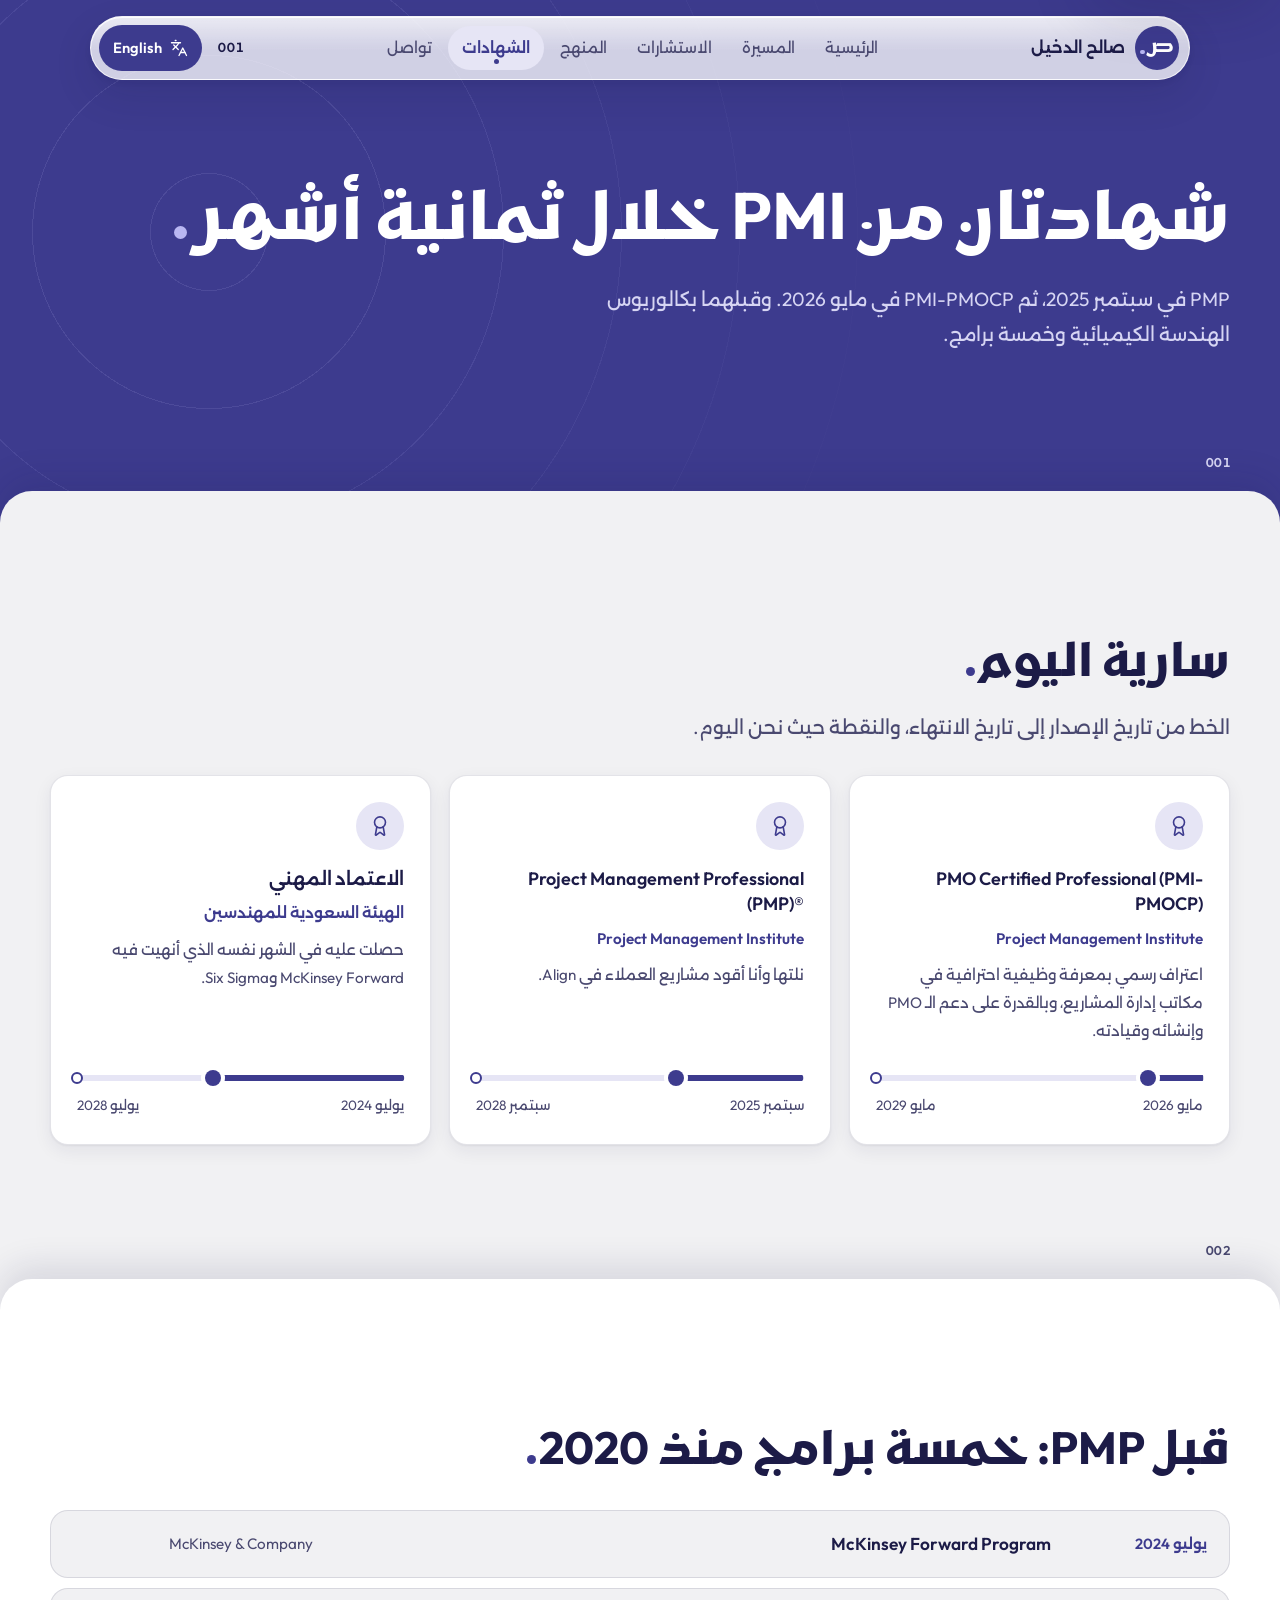
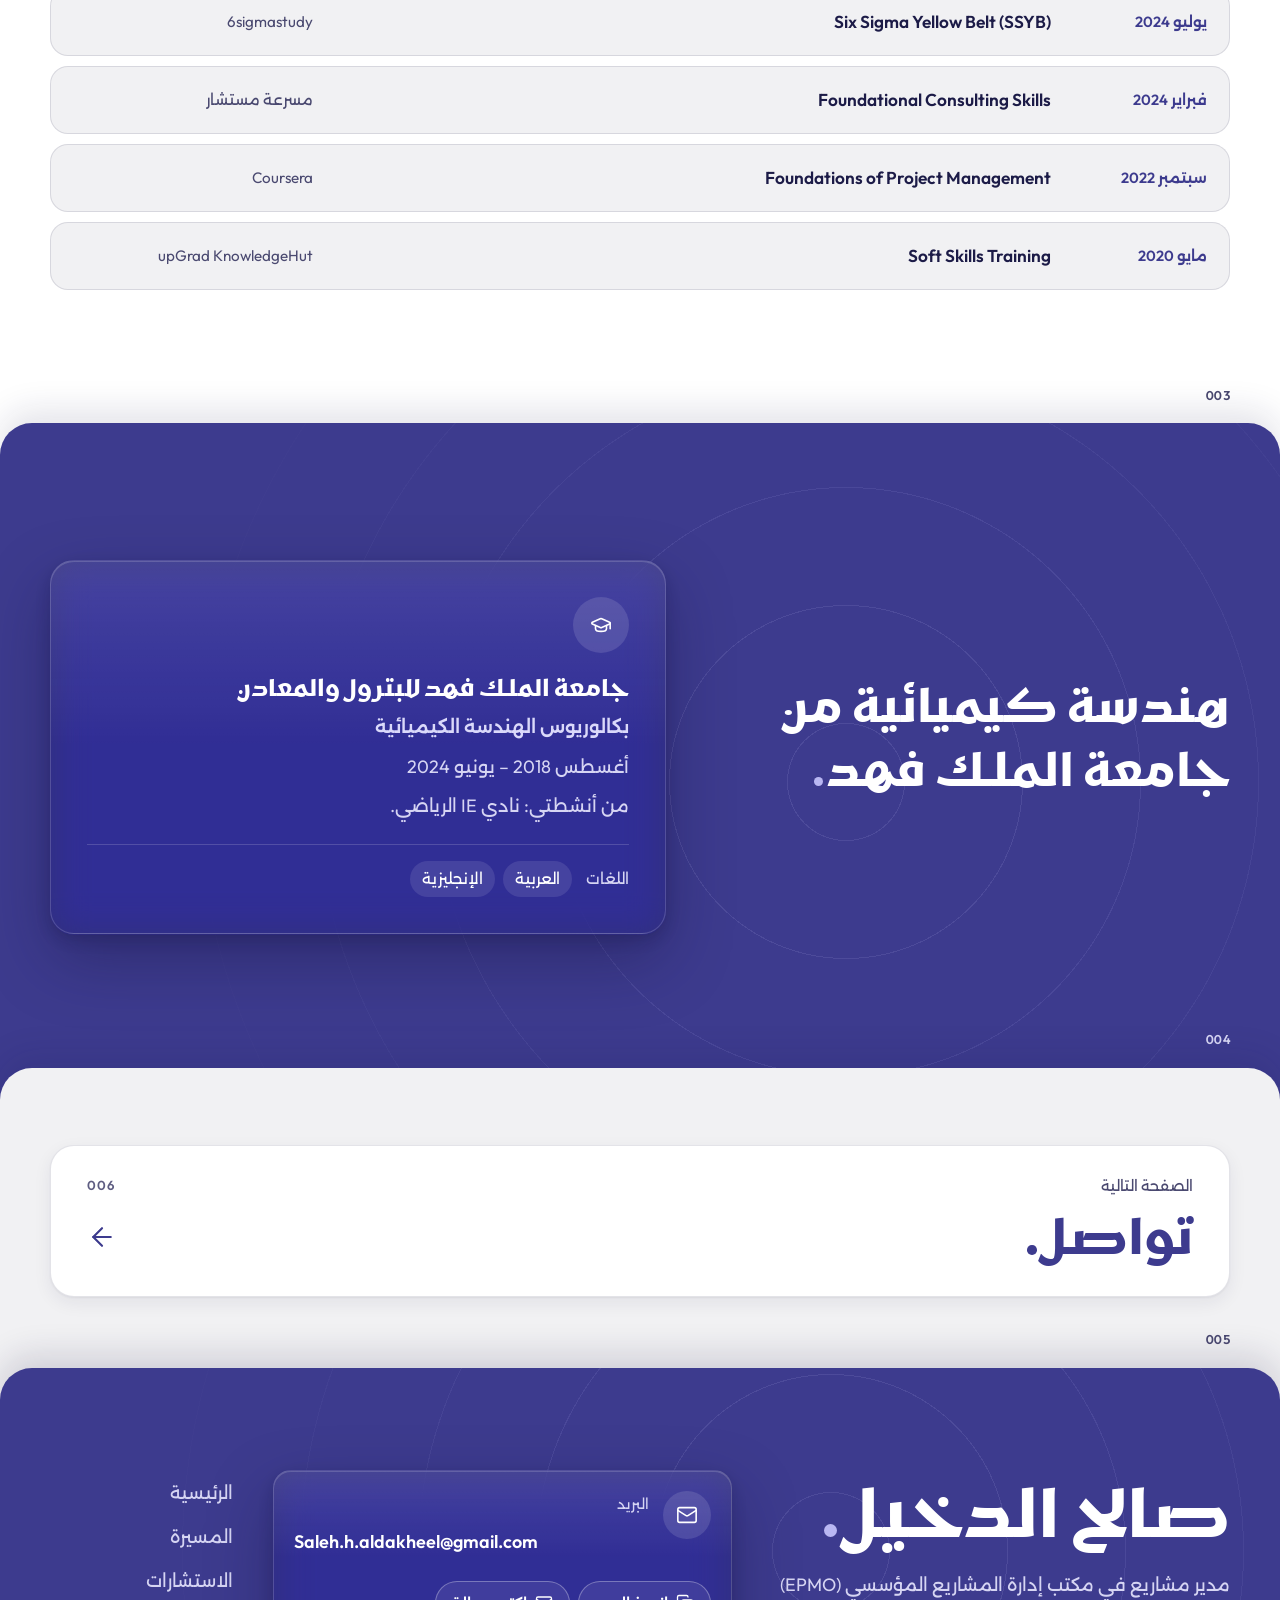
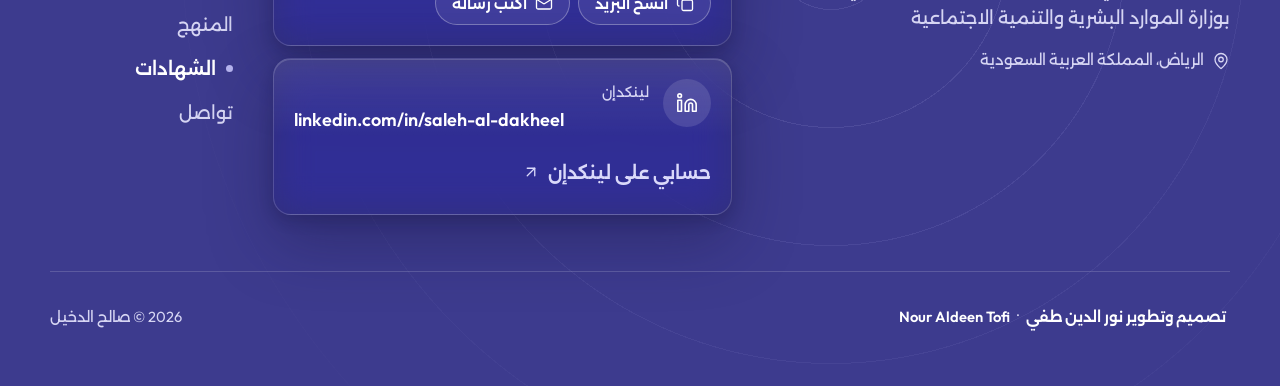
<file: docs/credentials.html>
<!doctype html>
<html lang="ar" dir="rtl" data-page="credentials" data-alt="en/credentials.html">
<head>
<meta charset="utf-8">
<meta name="viewport" content="width=device-width, initial-scale=1, viewport-fit=cover">
<title>الشهادات | صالح الدخيل</title>
<meta name="description" content="شهادات صالح الدخيل: PMI-PMOCP (مايو 2026)، وPMP (سبتمبر 2025)، واعتماد مهني من الهيئة السعودية للمهندسين، وMcKinsey Forward، وSix Sigma Yellow Belt، وبكالوريوس الهندسة الكيميائية من جامعة الملك فهد للبترول والمعادن.">
<meta name="robots" content="noindex">
<meta name="author" content="صالح الدخيل">
<meta name="theme-color" content="#3D3B8E">
<meta name="color-scheme" content="light">
<meta property="og:type" content="profile">
<meta property="og:site_name" content="صالح الدخيل">
<meta property="og:title" content="الشهادات | صالح الدخيل">
<meta property="og:description" content="شهادات صالح الدخيل: PMI-PMOCP (مايو 2026)، وPMP (سبتمبر 2025)، واعتماد مهني من الهيئة السعودية للمهندسين، وMcKinsey Forward، وSix Sigma Yellow Belt، وبكالوريوس الهندسة الكيميائية من جامعة الملك فهد للبترول والمعادن.">
<meta property="og:locale" content="ar_SA">
<meta property="og:locale:alternate" content="en_US">
<meta property="og:image:width" content="1200">
<meta property="og:image:height" content="630">
<meta property="og:image:alt" content="صالح الدخيل">
<meta property="profile:first_name" content="Saleh">
<meta property="profile:last_name" content="Al Dakheel">
<meta name="twitter:card" content="summary_large_image">
<link rel="canonical" href="https://nouraldeentofi.github.io/saleh-al-dakheel/credentials.html">
<link rel="alternate" hreflang="ar" href="https://nouraldeentofi.github.io/saleh-al-dakheel/credentials.html">
<link rel="alternate" hreflang="en" href="https://nouraldeentofi.github.io/saleh-al-dakheel/en/credentials.html">
<link rel="alternate" hreflang="x-default" href="https://nouraldeentofi.github.io/saleh-al-dakheel/credentials.html">
<meta property="og:url" content="https://nouraldeentofi.github.io/saleh-al-dakheel/credentials.html">
<meta property="og:image" content="https://nouraldeentofi.github.io/saleh-al-dakheel/assets/img/og.png">
<meta name="twitter:image" content="https://nouraldeentofi.github.io/saleh-al-dakheel/assets/img/og.png">
<link rel="icon" href="assets/img/icon.svg" type="image/svg+xml">
<link rel="icon" href="assets/img/favicon-32.png" sizes="32x32" type="image/png">
<link rel="apple-touch-icon" href="assets/img/apple-touch-icon.png">
<link rel="preload" href="assets/fonts/kufam-ar-700.woff2" as="font" type="font/woff2" crossorigin>
<link rel="preload" href="assets/fonts/alexandria-ar-400.woff2" as="font" type="font/woff2" crossorigin>
<link rel="preload" href="assets/fonts/alexandria-ar-600.woff2" as="font" type="font/woff2" crossorigin>
<link rel="preload" href="assets/fonts/outfit-la-400.woff2" as="font" type="font/woff2" crossorigin>
<link rel="preload" href="assets/fonts/outfit-la-600.woff2" as="font" type="font/woff2" crossorigin>
<link rel="preload" href="assets/fonts/outfit-la-700.woff2" as="font" type="font/woff2" crossorigin>
<link rel="stylesheet" href="assets/style.css?v=984f98ea">
<script>(function(){var d=document.documentElement;d.classList.add('js');try{var p=localStorage.getItem('sd-lang');if(p&&p!==d.lang&&!/[?&]stay/.test(location.search)){location.replace(d.getAttribute('data-alt')+location.hash);}}catch(e){}})();</script>
<script type="application/ld+json">{"@context":"https://schema.org","@graph":[{"@type":"WebSite","@id":"https://nouraldeentofi.github.io/saleh-al-dakheel/#website","url":"https://nouraldeentofi.github.io/saleh-al-dakheel/","name":"Saleh Al Dakheel","alternateName":"صالح الدخيل","inLanguage":["ar","en"],"publisher":{"@id":"https://nouraldeentofi.github.io/saleh-al-dakheel/#person"}},{"@type":"Person","@id":"https://nouraldeentofi.github.io/saleh-al-dakheel/#person","name":"صالح الدخيل","alternateName":["صالح الدخيل","صالح الدخيّل","الدخيل","Saleh Al Dakheel","Saleh Al-Dakheel","Saleh AlDakheel","Saleh Aldakheel","Saleh H. Aldakheel","Saleh H. Al Dakheel","Salih Al Dakheel","Saleh Al Dakhil","Saleh Dakheel","Saleh Aldakhil"],"givenName":"Saleh","familyName":"Al Dakheel","jobTitle":["Projects Manager - EPMO","مدير مشاريع - مكتب إدارة المشاريع المؤسسي"],"description":"صالح الدخيل، مدير مشاريع في مكتب إدارة المشاريع المؤسسي بوزارة الموارد البشرية والتنمية الاجتماعية في الرياض. يقود 18 مشروعًا نشطًا في برنامج سخاء. PMP وPMI-PMOCP، ومهندس كيميائي من جامعة الملك فهد للبترول والمعادن.","url":"https://nouraldeentofi.github.io/saleh-al-dakheel/","image":"https://nouraldeentofi.github.io/saleh-al-dakheel/assets/img/og.png","address":{"@type":"PostalAddress","addressLocality":"Riyadh","addressCountry":"SA"},"homeLocation":{"@type":"Place","name":"Riyadh, Saudi Arabia","alternateName":"الرياض"},"worksFor":{"@type":"GovernmentOrganization","name":"Ministry of Human Resources and Social Development","alternateName":["HRSD","وزارة الموارد البشرية والتنمية الاجتماعية","Ministry of Human Resources and Social Development - KSA"],"address":{"@type":"PostalAddress","addressLocality":"Riyadh","addressCountry":"SA"}},"alumniOf":[{"@type":"CollegeOrUniversity","name":"King Fahd University of Petroleum & Minerals","alternateName":["KFUPM","جامعة الملك فهد للبترول والمعادن"]}],"hasOccupation":[{"@type":"Occupation","name":"Projects Manager","alternateName":["Project Manager","مدير مشاريع","مدير مشروع","EPMO Projects Manager","PMO Manager","مدير مشاريع في مكتب إدارة المشاريع"],"occupationLocation":{"@type":"City","name":"Riyadh"}},{"@type":"Occupation","name":"Management Consultant","alternateName":["Consultant","مستشار","مستشار إدارة","Assistant Consultant","مساعد مستشار","PMO Consultant"],"occupationLocation":{"@type":"City","name":"Riyadh"}},{"@type":"Occupation","name":"Chemical Engineer","alternateName":["مهندس كيميائي","Corrosion Engineer","مهندس تآكل"],"occupationLocation":{"@type":"City","name":"Riyadh"}}],"knowsAbout":["Project management","إدارة المشاريع","PMO","Enterprise PMO (EPMO)","مكتب إدارة المشاريع المؤسسي","Portfolio governance","حوكمة المحافظ","Portfolio risk management","إدارة مخاطر المحفظة","KPI reporting","Executive reporting","Stakeholder management","Donor relations","Marketing PMO","Brand and communication strategy","Agile","Waterfall","Hybrid project management","Project scheduling","Risk assessment","Workshop facilitation","Roadmapping","Corrosion engineering","Risk-based inspection (API 580/581)","Fitness for service (API 579/ASME FFS-1)","Chemical engineering","الهندسة الكيميائية","Vision 2030"],"knowsLanguage":[{"@type":"Language","name":"Arabic","alternateName":"ar"},{"@type":"Language","name":"English","alternateName":"en"}],"hasCredential":[{"@type":"EducationalOccupationalCredential","name":"PMO Certified Professional (PMI-PMOCP)","alternateName":"PMO Certified Professional (PMI-PMOCP)","credentialCategory":"certification","recognizedBy":{"@type":"Organization","name":"Project Management Institute","alternateName":"Project Management Institute"},"dateCreated":"2026-05","expires":"2029-05"},{"@type":"EducationalOccupationalCredential","name":"Project Management Professional (PMP)®","alternateName":"Project Management Professional (PMP)®","credentialCategory":"certification","recognizedBy":{"@type":"Organization","name":"Project Management Institute","alternateName":"Project Management Institute"},"dateCreated":"2025-09","expires":"2028-09"},{"@type":"EducationalOccupationalCredential","name":"Professional Accreditation","alternateName":"الاعتماد المهني","credentialCategory":"certification","recognizedBy":{"@type":"Organization","name":"Saudi Council of Engineers","alternateName":"الهيئة السعودية للمهندسين"},"dateCreated":"2024-07","expires":"2028-07"},{"@type":"EducationalOccupationalCredential","name":"McKinsey Forward Program","credentialCategory":"certificate","recognizedBy":{"@type":"Organization","name":"McKinsey & Company","alternateName":"McKinsey & Company"}},{"@type":"EducationalOccupationalCredential","name":"Six Sigma Yellow Belt (SSYB)","credentialCategory":"certificate","recognizedBy":{"@type":"Organization","name":"6sigmastudy","alternateName":"6sigmastudy"}},{"@type":"EducationalOccupationalCredential","name":"Foundational Consulting Skills","credentialCategory":"certificate","recognizedBy":{"@type":"Organization","name":"Mustashar Accelerator","alternateName":"مسرعة مستشار"}},{"@type":"EducationalOccupationalCredential","name":"Foundations of Project Management","credentialCategory":"certificate","recognizedBy":{"@type":"Organization","name":"Coursera","alternateName":"Coursera"}},{"@type":"EducationalOccupationalCredential","name":"Soft Skills Training","credentialCategory":"certificate","recognizedBy":{"@type":"Organization","name":"upGrad KnowledgeHut","alternateName":"upGrad KnowledgeHut"}},{"@type":"EducationalOccupationalCredential","name":"BSc Chemical Engineering","alternateName":"بكالوريوس الهندسة الكيميائية","credentialCategory":"degree","recognizedBy":{"@type":"CollegeOrUniversity","name":"King Fahd University of Petroleum & Minerals"}}],"sameAs":["https://www.linkedin.com/in/saleh-al-dakheel/"],"email":"mailto:Saleh.h.aldakheel@gmail.com"},{"@type":"WebPage","@id":"https://nouraldeentofi.github.io/saleh-al-dakheel/credentials.html#page","url":"https://nouraldeentofi.github.io/saleh-al-dakheel/credentials.html","name":"الشهادات | صالح الدخيل","description":"شهادات صالح الدخيل: PMI-PMOCP (مايو 2026)، وPMP (سبتمبر 2025)، واعتماد مهني من الهيئة السعودية للمهندسين، وMcKinsey Forward، وSix Sigma Yellow Belt، وبكالوريوس الهندسة الكيميائية من جامعة الملك فهد للبترول والمعادن.","inLanguage":"ar","isPartOf":{"@id":"https://nouraldeentofi.github.io/saleh-al-dakheel/#website"},"about":{"@id":"https://nouraldeentofi.github.io/saleh-al-dakheel/#person"}},{"@type":"BreadcrumbList","itemListElement":[{"@type":"ListItem","position":1,"name":"الرئيسية","item":"https://nouraldeentofi.github.io/saleh-al-dakheel/"},{"@type":"ListItem","position":2,"name":"الشهادات","item":"https://nouraldeentofi.github.io/saleh-al-dakheel/credentials.html"}]}]}</script>
</head>
<body data-page="credentials">
<a class="skip" href="#main">تخطَّ إلى المحتوى</a>
<div class="progress" aria-hidden="true"><span></span></div>
<header class="hdr" id="hdr">
  <div class="pill">
    <a class="brand" href="./">
      <span class="mono" aria-hidden="true"><span class="mono-in"><span class="mono-l">ص</span><i class="mono-d"></i></span></span><span class="brand-n">صالح الدخيل</span>
    </a>
    <nav class="nav" aria-label="التنقل الرئيسي"><a class="nav-a" href="./">الرئيسية</a><a class="nav-a" href="career.html">المسيرة</a><a class="nav-a" href="consulting.html">الاستشارات</a><a class="nav-a" href="approach.html">المنهج</a><a class="nav-a" href="credentials.html" aria-current="page">الشهادات</a><a class="nav-a" href="contact.html">تواصل</a></nav>
    <span class="counter" aria-hidden="true" title="الورقة"><span class="counter-roll"><span>001</span><span>002</span><span>003</span><span>004</span><span>005</span><span>006</span></span></span>
    <a class="lang" href="en/credentials.html" hreflang="en" lang="en" data-lang="en"><svg class="ic" viewBox="0 0 24 24" fill="none" stroke="currentColor" stroke-width="1.75" stroke-linecap="round" stroke-linejoin="round" aria-hidden="true" focusable="false"><path d="m5 8 6 6" /> <path d="m4 14 6-6 2-3" /> <path d="M2 5h12" /> <path d="M7 2h1" /> <path d="m22 22-5-10-5 10" /> <path d="M14 18h6" /></svg><span class="lang-l">English</span></a>
  </div>
</header>
<main id="main" tabindex="-1">
<section class="sheet sheet--indigo phero" id="top" data-sheet="1" data-stack aria-labelledby="top-h"><i class="shade" aria-hidden="true"></i>
<span class="pno" aria-hidden="true" dir="ltr">001</span>
<div class="ripples" aria-hidden="true"><i></i><i></i><i></i><i></i></div>
<div class="wrap phero-in">
<h1 class="h1 page-title" id="top-h" data-rv="h">شهادتان من <span dir="ltr">PMI</span> خلال ثمانية أشهر⁠<span class="stop"><span class="vh">.</span></span></h1>
<p class="lede" data-rv><span dir="ltr">PMP</span> في سبتمبر <span dir="ltr">2025</span>، ثم <span dir="ltr">PMI-PMOCP</span> في مايو <span dir="ltr">2026</span>. وقبلهما بكالوريوس الهندسة الكيميائية وخمسة برامج.</p>
</div>
</section>
<section class="sheet sheet--paper " id="valid" data-sheet="2" data-stack aria-labelledby="valid-h"><i class="shade" aria-hidden="true"></i>
<span class="pno" aria-hidden="true" dir="ltr">002</span>
<div class="wrap">
  <h2 class="h2" id="valid-h" data-rv="h">سارية اليوم⁠<span class="stop"><span class="vh">.</span></span></h2>
  <p class="lede" data-rv>الخط من تاريخ الإصدار إلى تاريخ الانتهاء، والنقطة حيث نحن اليوم.</p>
  <div class="swipe vcs" data-swipe role="region" aria-label="الشهادات السارية" tabindex="0"><article class="vc" data-rv style="--i:0" data-s="2026-05" data-e="2029-05">
  <span class="vc-ic"><svg class="ic" viewBox="0 0 24 24" fill="none" stroke="currentColor" stroke-width="1.75" stroke-linecap="round" stroke-linejoin="round" aria-hidden="true" focusable="false"><path d="m15.477 12.89 1.515 8.526a.5.5 0 0 1-.81.47l-3.58-2.687a1 1 0 0 0-1.197 0l-3.586 2.686a.5.5 0 0 1-.81-.469l1.514-8.526" /> <circle cx="12" cy="8" r="6" /></svg></span>
  <h3 class="vc-n"><span dir="ltr">PMO Certified Professional (PMI-PMOCP)</span></h3>
  <p class="vc-by"><span dir="ltr">Project Management Institute</span></p>
  <p class="vc-note">اعتراف رسمي بمعرفة وظيفية احترافية في مكاتب إدارة المشاريع، وبالقدرة على دعم الـ <span dir="ltr">PMO</span> وإنشائه وقيادته.</p>
  <div class="vline" style="--el:0.1667" role="img" aria-label="من مايو 2026 إلى مايو 2029">
    <span class="vline-track"><span class="vline-fill"></span><span class="vline-now"></span><span class="vline-end"></span></span>
    <span class="vline-l"><span>مايو <span dir="ltr">2026</span></span><span>مايو <span dir="ltr">2029</span></span></span>
  </div>
</article><article class="vc" data-rv style="--i:1" data-s="2025-09" data-e="2028-09">
  <span class="vc-ic"><svg class="ic" viewBox="0 0 24 24" fill="none" stroke="currentColor" stroke-width="1.75" stroke-linecap="round" stroke-linejoin="round" aria-hidden="true" focusable="false"><path d="m15.477 12.89 1.515 8.526a.5.5 0 0 1-.81.47l-3.58-2.687a1 1 0 0 0-1.197 0l-3.586 2.686a.5.5 0 0 1-.81-.469l1.514-8.526" /> <circle cx="12" cy="8" r="6" /></svg></span>
  <h3 class="vc-n"><span dir="ltr">Project Management Professional (PMP)®</span></h3>
  <p class="vc-by"><span dir="ltr">Project Management Institute</span></p>
  <p class="vc-note">نلتها وأنا أقود مشاريع العملاء في <span dir="ltr">Align</span>.</p>
  <div class="vline" style="--el:0.3889" role="img" aria-label="من سبتمبر 2025 إلى سبتمبر 2028">
    <span class="vline-track"><span class="vline-fill"></span><span class="vline-now"></span><span class="vline-end"></span></span>
    <span class="vline-l"><span>سبتمبر <span dir="ltr">2025</span></span><span>سبتمبر <span dir="ltr">2028</span></span></span>
  </div>
</article><article class="vc" data-rv style="--i:2" data-s="2024-07" data-e="2028-07">
  <span class="vc-ic"><svg class="ic" viewBox="0 0 24 24" fill="none" stroke="currentColor" stroke-width="1.75" stroke-linecap="round" stroke-linejoin="round" aria-hidden="true" focusable="false"><path d="m15.477 12.89 1.515 8.526a.5.5 0 0 1-.81.47l-3.58-2.687a1 1 0 0 0-1.197 0l-3.586 2.686a.5.5 0 0 1-.81-.469l1.514-8.526" /> <circle cx="12" cy="8" r="6" /></svg></span>
  <h3 class="vc-n">الاعتماد المهني</h3>
  <p class="vc-by">الهيئة السعودية للمهندسين</p>
  <p class="vc-note">حصلت عليه في الشهر نفسه الذي أنهيت فيه <span dir="ltr">McKinsey Forward</span> و<span dir="ltr">Six Sigma</span>.</p>
  <div class="vline" style="--el:0.5833" role="img" aria-label="من يوليو 2024 إلى يوليو 2028">
    <span class="vline-track"><span class="vline-fill"></span><span class="vline-now"></span><span class="vline-end"></span></span>
    <span class="vline-l"><span>يوليو <span dir="ltr">2024</span></span><span>يوليو <span dir="ltr">2028</span></span></span>
  </div>
</article></div>
  <div class="sdots" aria-hidden="true"><i></i><i></i><i></i></div>
</div>
</section>
<section class="sheet sheet--white " id="programmes" data-sheet="3" data-stack aria-labelledby="prog-h"><i class="shade" aria-hidden="true"></i>
<span class="pno" aria-hidden="true" dir="ltr">003</span>
<div class="wrap">
  <h2 class="h2" id="prog-h" data-rv="h">قبل <span dir="ltr">PMP</span>: خمسة برامج منذ <span dir="ltr">2020</span>⁠<span class="stop"><span class="vh">.</span></span></h2>
  <ol class="progs"><li class="prog" data-rv style="--i:0">
  <span class="prog-d">يوليو <span dir="ltr">2024</span></span>
  <span class="prog-n" dir="ltr" lang="en">McKinsey Forward Program</span>
  <span class="prog-by"><span dir="ltr">McKinsey &amp; Company</span></span>
</li><li class="prog" data-rv style="--i:1">
  <span class="prog-d">يوليو <span dir="ltr">2024</span></span>
  <span class="prog-n" dir="ltr" lang="en">Six Sigma Yellow Belt (SSYB)</span>
  <span class="prog-by"><span dir="ltr">6sigmastudy</span></span>
</li><li class="prog" data-rv style="--i:2">
  <span class="prog-d">فبراير <span dir="ltr">2024</span></span>
  <span class="prog-n" dir="ltr" lang="en">Foundational Consulting Skills</span>
  <span class="prog-by">مسرعة مستشار</span>
</li><li class="prog" data-rv style="--i:3">
  <span class="prog-d">سبتمبر <span dir="ltr">2022</span></span>
  <span class="prog-n" dir="ltr" lang="en">Foundations of Project Management</span>
  <span class="prog-by"><span dir="ltr">Coursera</span></span>
</li><li class="prog" data-rv style="--i:4">
  <span class="prog-d">مايو <span dir="ltr">2020</span></span>
  <span class="prog-n" dir="ltr" lang="en">Soft Skills Training</span>
  <span class="prog-by"><span dir="ltr">upGrad KnowledgeHut</span></span>
</li></ol>
</div>
</section>
<section class="sheet sheet--indigo " id="education" data-sheet="4" data-stack aria-labelledby="edu-h"><i class="shade" aria-hidden="true"></i>
<span class="pno" aria-hidden="true" dir="ltr">004</span>
<div class="ripples" aria-hidden="true"><i></i><i></i><i></i></div>
<div class="wrap split">
  <div class="split-a">
    <h2 class="h2" id="edu-h" data-rv="h">هندسة كيميائية من جامعة الملك فهد⁠<span class="stop"><span class="vh">.</span></span></h2>
  </div>
  <div class="split-b edu glass-dark" data-rv="pop">
    <span class="edu-ic"><svg class="ic" viewBox="0 0 24 24" fill="none" stroke="currentColor" stroke-width="1.75" stroke-linecap="round" stroke-linejoin="round" aria-hidden="true" focusable="false"><path d="M21.42 10.922a1 1 0 0 0-.019-1.838L12.83 5.18a2 2 0 0 0-1.66 0L2.6 9.08a1 1 0 0 0 0 1.832l8.57 3.908a2 2 0 0 0 1.66 0z" /> <path d="M22 10v6" /> <path d="M6 12.5V16a6 3 0 0 0 12 0v-3.5" /></svg></span>
    <p class="edu-s">جامعة الملك فهد للبترول والمعادن</p>
    <p class="edu-d">بكالوريوس الهندسة الكيميائية</p>
    <p class="edu-w">أغسطس <span dir="ltr">2018</span> – يونيو <span dir="ltr">2024</span></p>
    <p class="edu-a">من أنشطتي: نادي <span dir="ltr">IE</span> الرياضي.</p>
    <div class="edu-l"><span>اللغات</span><ul><li>العربية</li><li>الإنجليزية</li></ul></div>
  </div>
</div>
</section>
<section class="sheet sheet--paper sheet--next" id="next" data-sheet="5">
<span class="pno" aria-hidden="true" dir="ltr">005</span>
<div class="wrap"><a class="next" href="contact.html" data-rv><span class="next-k">الصفحة التالية</span><span class="next-n">تواصل<span class="stop"><span class="vh">.</span></span></span><span class="next-no" dir="ltr">006</span><svg class="ic next-ic ic-arrow" viewBox="0 0 24 24" fill="none" stroke="currentColor" stroke-width="1.75" stroke-linecap="round" stroke-linejoin="round" aria-hidden="true" focusable="false"><path d="m12 19-7-7 7-7" /> <path d="M19 12H5" /></svg></a></div>
</section>
</main>
<footer class="foot sheet--indigo" id="foot" data-sheet>
  <div class="ripples ripples--foot" aria-hidden="true"><i></i><i></i><i></i></div>
  <div class="wrap foot-grid">
    <div class="foot-id" data-rv>
      <p class="foot-name">صالح <span class="nw">الدخيل<span class="stop"><span class="vh">.</span></span></span></p>
      <p class="foot-role">مدير مشاريع في مكتب إدارة المشاريع المؤسسي (<span dir="ltr">EPMO</span>) بوزارة الموارد البشرية والتنمية الاجتماعية</p>
      <p class="foot-city"><svg class="ic ic-sm" viewBox="0 0 24 24" fill="none" stroke="currentColor" stroke-width="1.75" stroke-linecap="round" stroke-linejoin="round" aria-hidden="true" focusable="false"><path d="M20 10c0 4.993-5.539 10.193-7.399 11.799a1 1 0 0 1-1.202 0C9.539 20.193 4 14.993 4 10a8 8 0 0 1 16 0" /> <circle cx="12" cy="10" r="3" /></svg><span>الرياض، المملكة العربية السعودية</span></p>
    </div>
    <div class="foot-cards"><div class="ccard ccard--mail glass-dark" data-rv>
  <span class="ccard-ic"><svg class="ic" viewBox="0 0 24 24" fill="none" stroke="currentColor" stroke-width="1.75" stroke-linecap="round" stroke-linejoin="round" aria-hidden="true" focusable="false"><path d="m22 7-8.991 5.727a2 2 0 0 1-2.009 0L2 7" /> <rect x="2" y="4" width="20" height="16" rx="2" /></svg></span>
  <span class="ccard-k">البريد</span>
  <a class="ccard-v" href="mailto:Saleh.h.aldakheel@gmail.com" dir="ltr">Saleh.h.aldakheel@gmail.com</a>
  <span class="ccard-acts">
    <button class="chip copy" type="button" data-copy="Saleh.h.aldakheel@gmail.com"><span class="copy-a"><svg class="ic" viewBox="0 0 24 24" fill="none" stroke="currentColor" stroke-width="1.75" stroke-linecap="round" stroke-linejoin="round" aria-hidden="true" focusable="false"><rect width="14" height="14" x="8" y="8" rx="2" ry="2" /> <path d="M4 16c-1.1 0-2-.9-2-2V4c0-1.1.9-2 2-2h10c1.1 0 2 .9 2 2" /></svg>انسخ البريد</span><span class="copy-b" aria-hidden="true"><svg class="ic" viewBox="0 0 24 24" fill="none" stroke="currentColor" stroke-width="1.75" stroke-linecap="round" stroke-linejoin="round" aria-hidden="true" focusable="false"><path d="M20 6 9 17l-5-5" /></svg>نُسخ البريد</span></button>
    <a class="chip" href="mailto:Saleh.h.aldakheel@gmail.com"><svg class="ic" viewBox="0 0 24 24" fill="none" stroke="currentColor" stroke-width="1.75" stroke-linecap="round" stroke-linejoin="round" aria-hidden="true" focusable="false"><path d="m22 7-8.991 5.727a2 2 0 0 1-2.009 0L2 7" /> <rect x="2" y="4" width="20" height="16" rx="2" /></svg>اكتب رسالة</a>
  </span>
  <span class="sr-live" aria-live="polite"></span>
</div>
<a class="ccard ccard--li glass-dark" href="https://www.linkedin.com/in/saleh-al-dakheel/" target="_blank" rel="noopener" data-rv>
  <span class="ccard-ic"><svg class="ic" viewBox="0 0 24 24" fill="none" stroke="currentColor" stroke-width="1.75" stroke-linecap="round" stroke-linejoin="round" aria-hidden="true" focusable="false"><path d="M16 8a6 6 0 0 1 6 6v7h-4v-7a2 2 0 0 0-2-2 2 2 0 0 0-2 2v7h-4v-7a6 6 0 0 1 6-6z" /> <rect width="4" height="12" x="2" y="9" /> <circle cx="4" cy="4" r="2" /></svg></span>
  <span class="ccard-k">لينكدإن</span>
  <span class="ccard-v" dir="ltr">linkedin.com/in/saleh-al-dakheel</span>
  <span class="ccard-go">حسابي على لينكدإن<svg class="ic ic-sm" viewBox="0 0 24 24" fill="none" stroke="currentColor" stroke-width="1.75" stroke-linecap="round" stroke-linejoin="round" aria-hidden="true" focusable="false"><path d="M7 7h10v10" /> <path d="M7 17 17 7" /></svg></span>
</a></div>
    <nav class="fnav" aria-label="صفحات الموقع"><a class="fnav-a" href="./">الرئيسية</a><a class="fnav-a" href="career.html">المسيرة</a><a class="fnav-a" href="consulting.html">الاستشارات</a><a class="fnav-a" href="approach.html">المنهج</a><a class="fnav-a" href="credentials.html" aria-current="page">الشهادات</a><a class="fnav-a" href="contact.html">تواصل</a></nav>
  </div>
  <div class="wrap foot-base">
    <p class="maker"><a href="https://nouraldeentofi.com" target="_blank" rel="noopener" lang="ar" dir="rtl">تصميم وتطوير نور الدين طفي</a><span aria-hidden="true"> · </span><a href="https://nouraldeentofi.com" target="_blank" rel="noopener" lang="en" dir="ltr">Nour Aldeen Tofi</a></p>
    <p class="copy-r"><span dir="ltr">© 2026</span> صالح الدخيل</p>
  </div>
</footer>
<div class="menu" id="menu" role="dialog" aria-modal="true" aria-label="القائمة" hidden>
  <div class="menu-bg" aria-hidden="true"><div class="ripples"><i></i><i></i><i></i></div></div>
  <div class="menu-in">
    <nav aria-label="قائمة الصفحات"><ol class="menu-list"><li style="--k:0"><a class="menu-a" href="./"><span class="menu-no" dir="ltr">001</span><span class="menu-n">الرئيسية<span class="stop"><span class="vh">.</span></span></span></a></li><li style="--k:1"><a class="menu-a" href="career.html"><span class="menu-no" dir="ltr">002</span><span class="menu-n">المسيرة<span class="stop"><span class="vh">.</span></span></span></a></li><li style="--k:2"><a class="menu-a" href="consulting.html"><span class="menu-no" dir="ltr">003</span><span class="menu-n">الاستشارات<span class="stop"><span class="vh">.</span></span></span></a></li><li style="--k:3"><a class="menu-a" href="approach.html"><span class="menu-no" dir="ltr">004</span><span class="menu-n">المنهج<span class="stop"><span class="vh">.</span></span></span></a></li><li style="--k:4"><a class="menu-a" href="credentials.html" aria-current="page"><span class="menu-no" dir="ltr">005</span><span class="menu-n">الشهادات<span class="stop"><span class="vh">.</span></span></span></a></li><li style="--k:5"><a class="menu-a" href="contact.html"><span class="menu-no" dir="ltr">006</span><span class="menu-n">تواصل<span class="stop"><span class="vh">.</span></span></span></a></li></ol></nav>
    <div class="menu-foot">
      <a class="chip chip--light" href="en/credentials.html" hreflang="en" lang="en" data-lang="en"><svg class="ic" viewBox="0 0 24 24" fill="none" stroke="currentColor" stroke-width="1.75" stroke-linecap="round" stroke-linejoin="round" aria-hidden="true" focusable="false"><path d="m5 8 6 6" /> <path d="m4 14 6-6 2-3" /> <path d="M2 5h12" /> <path d="M7 2h1" /> <path d="m22 22-5-10-5 10" /> <path d="M14 18h6" /></svg>English</a>
      <a class="chip chip--light" href="mailto:Saleh.h.aldakheel@gmail.com"><svg class="ic" viewBox="0 0 24 24" fill="none" stroke="currentColor" stroke-width="1.75" stroke-linecap="round" stroke-linejoin="round" aria-hidden="true" focusable="false"><path d="m22 7-8.991 5.727a2 2 0 0 1-2.009 0L2 7" /> <rect x="2" y="4" width="20" height="16" rx="2" /></svg>البريد</a>
      <a class="chip chip--light" href="https://www.linkedin.com/in/saleh-al-dakheel/" target="_blank" rel="noopener"><svg class="ic" viewBox="0 0 24 24" fill="none" stroke="currentColor" stroke-width="1.75" stroke-linecap="round" stroke-linejoin="round" aria-hidden="true" focusable="false"><path d="M16 8a6 6 0 0 1 6 6v7h-4v-7a2 2 0 0 0-2-2 2 2 0 0 0-2 2v7h-4v-7a6 6 0 0 1 6-6z" /> <rect width="4" height="12" x="2" y="9" /> <circle cx="4" cy="4" r="2" /></svg>لينكدإن</a>
    </div>
  </div>
</div>
<div class="cap" id="cap">
  <button class="cap-dot" id="capDot" type="button" aria-expanded="false" aria-controls="menu">
    <span class="cap-ic" aria-hidden="true"><span class="cap-dot-i"></span><svg class="ic cap-x" viewBox="0 0 24 24" fill="none" stroke="currentColor" stroke-width="1.75" stroke-linecap="round" stroke-linejoin="round" aria-hidden="true" focusable="false"><path d="M18 6 6 18" /> <path d="m6 6 12 12" /></svg></span>
    <span class="lbl"><span class="cap-l1">القائمة</span><span class="cap-l2">إغلاق</span></span>
  </button>
  <a class="cap-act" id="capAct" href="mailto:Saleh.h.aldakheel@gmail.com" tabindex="-1" aria-hidden="true"><svg class="ic" viewBox="0 0 24 24" fill="none" stroke="currentColor" stroke-width="1.75" stroke-linecap="round" stroke-linejoin="round" aria-hidden="true" focusable="false"><path d="m22 7-8.991 5.727a2 2 0 0 1-2.009 0L2 7" /> <rect x="2" y="4" width="20" height="16" rx="2" /></svg><span>راسلني</span></a>
</div>
<script src="assets/site.js?v=b9ac4fa8" defer></script>
</body>
</html>
</file>
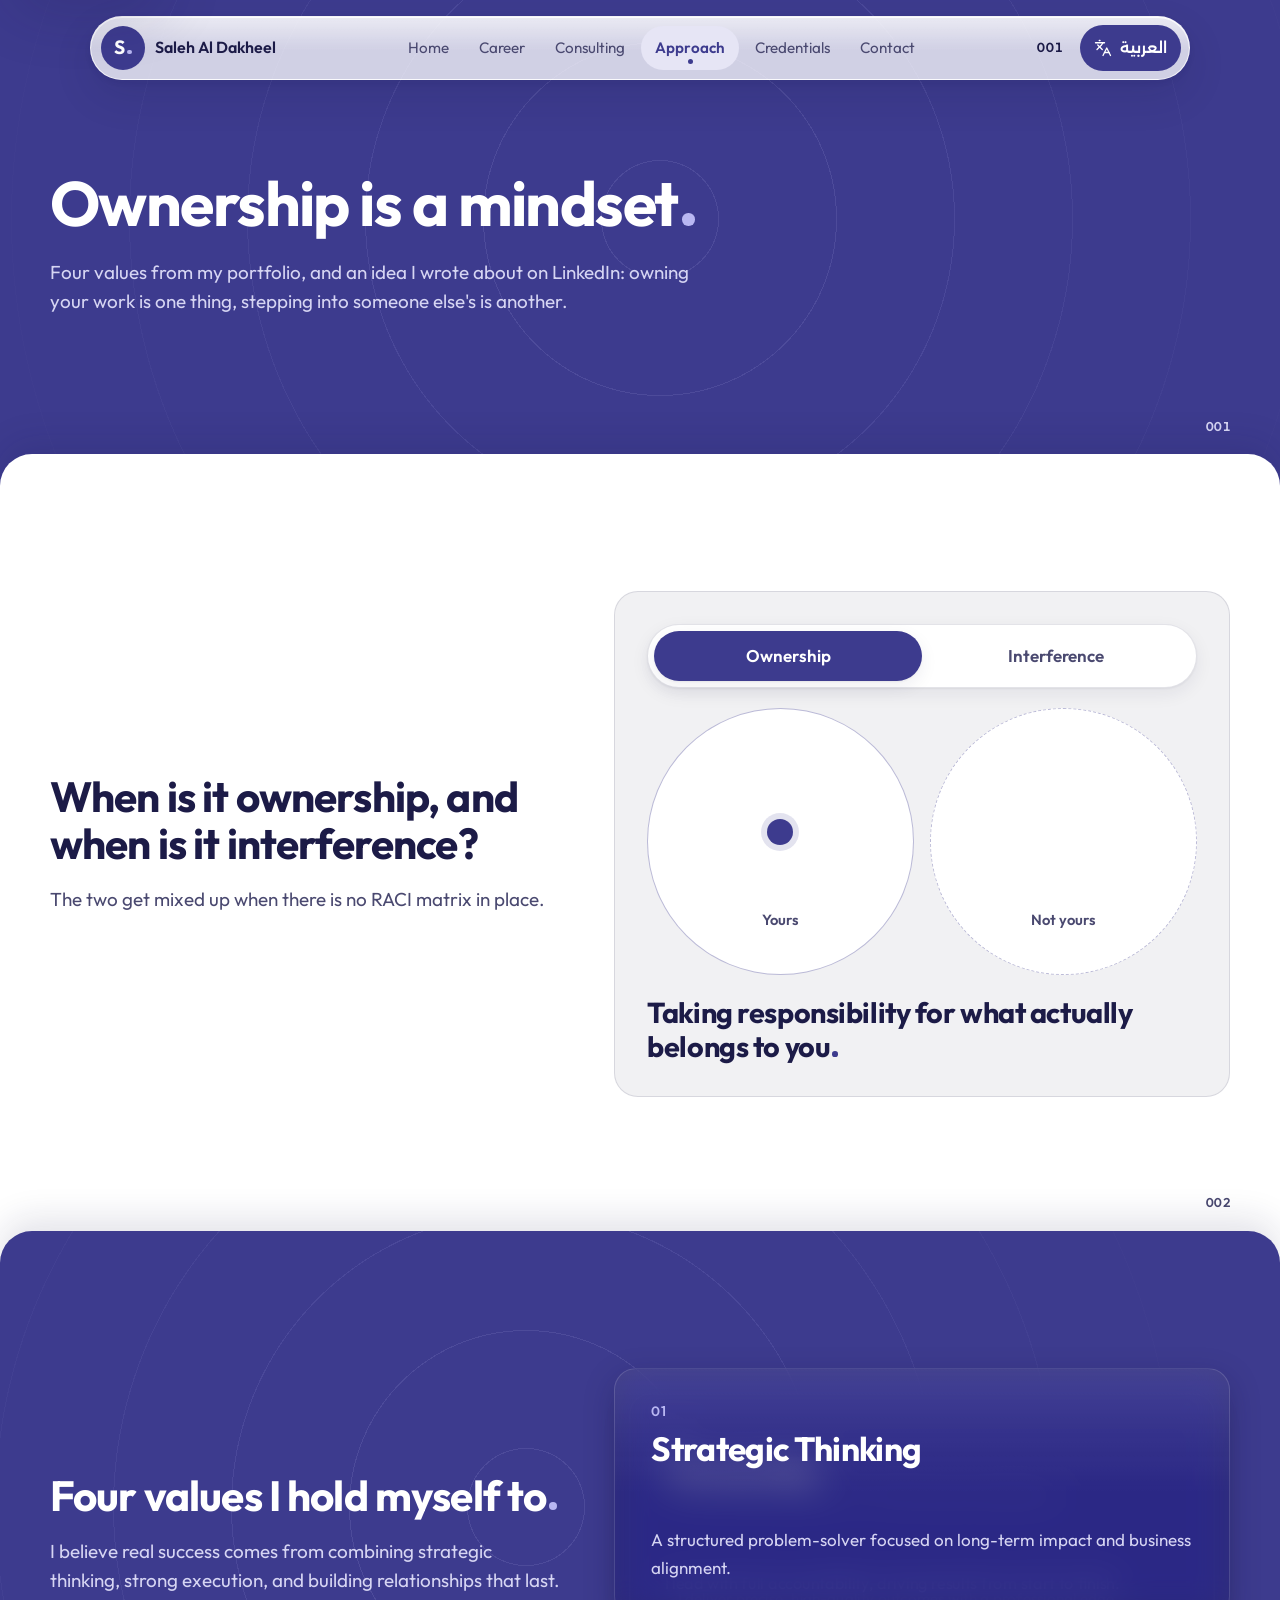
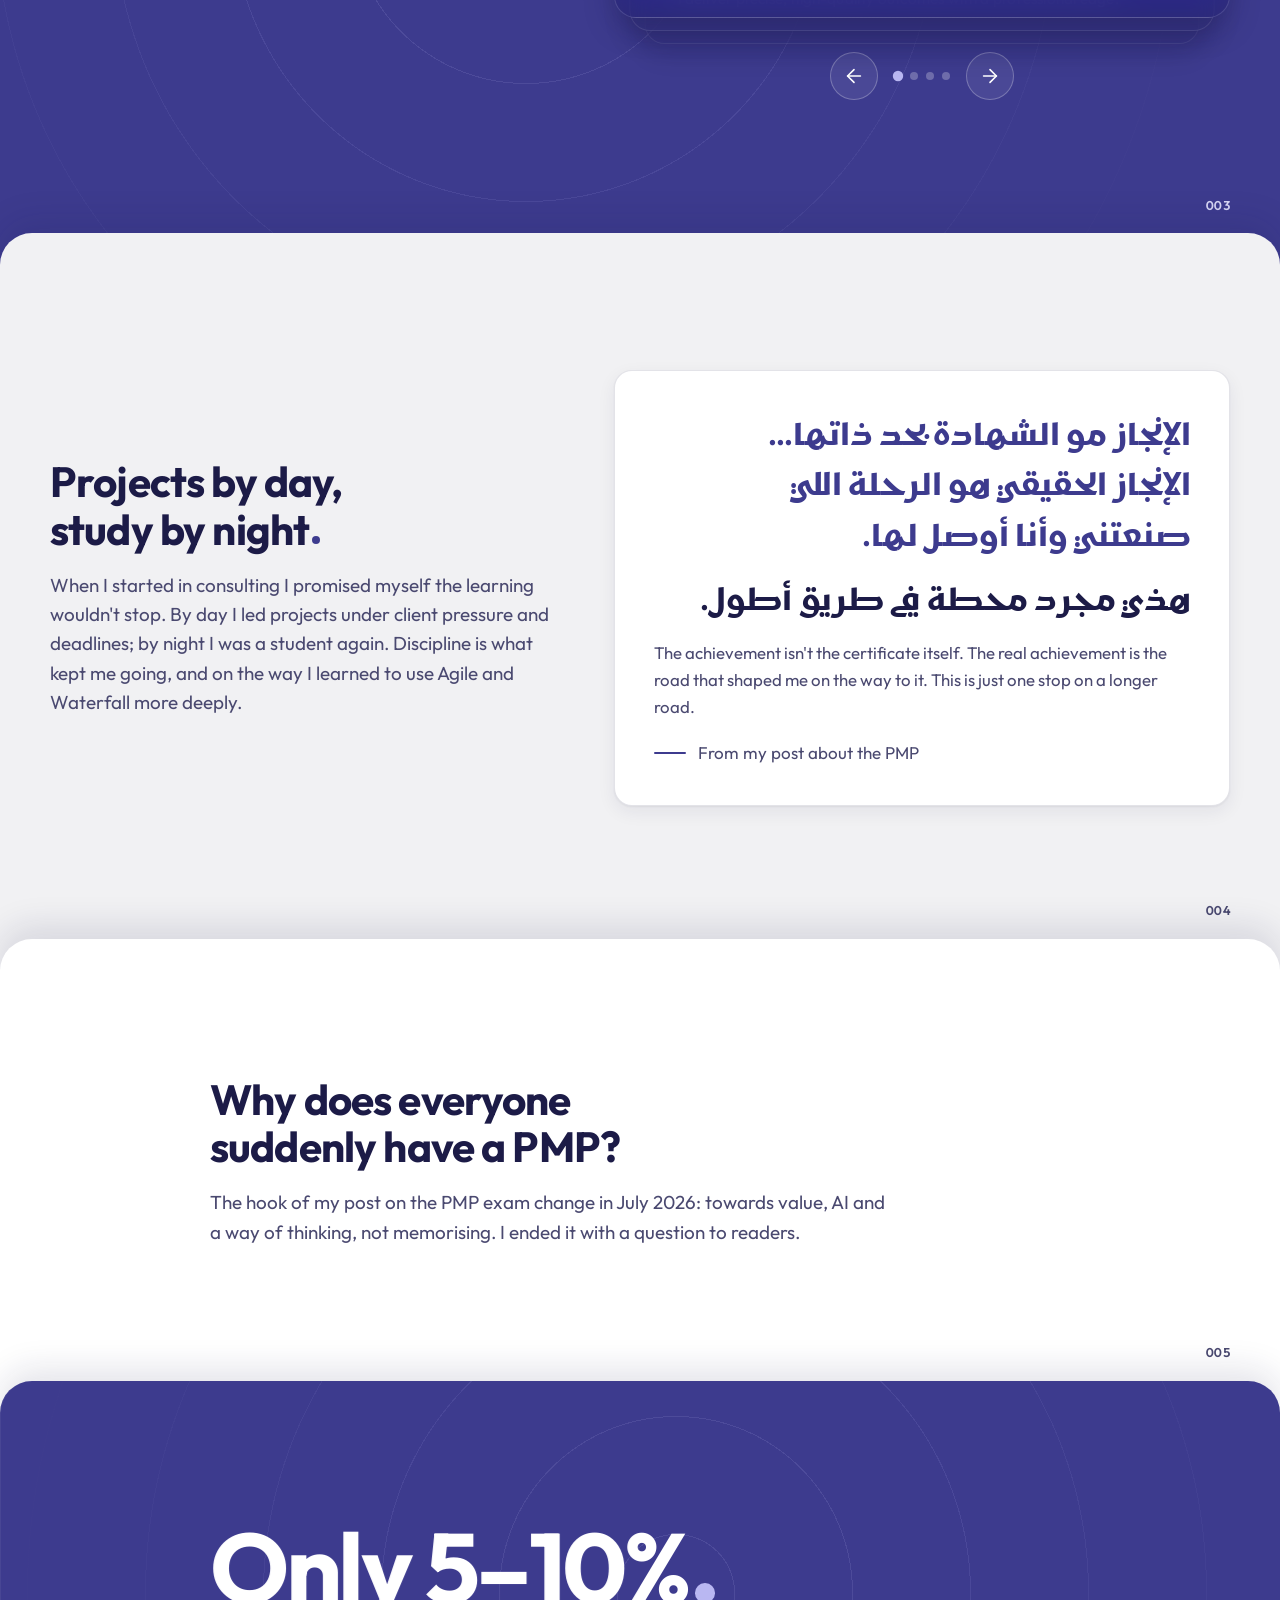
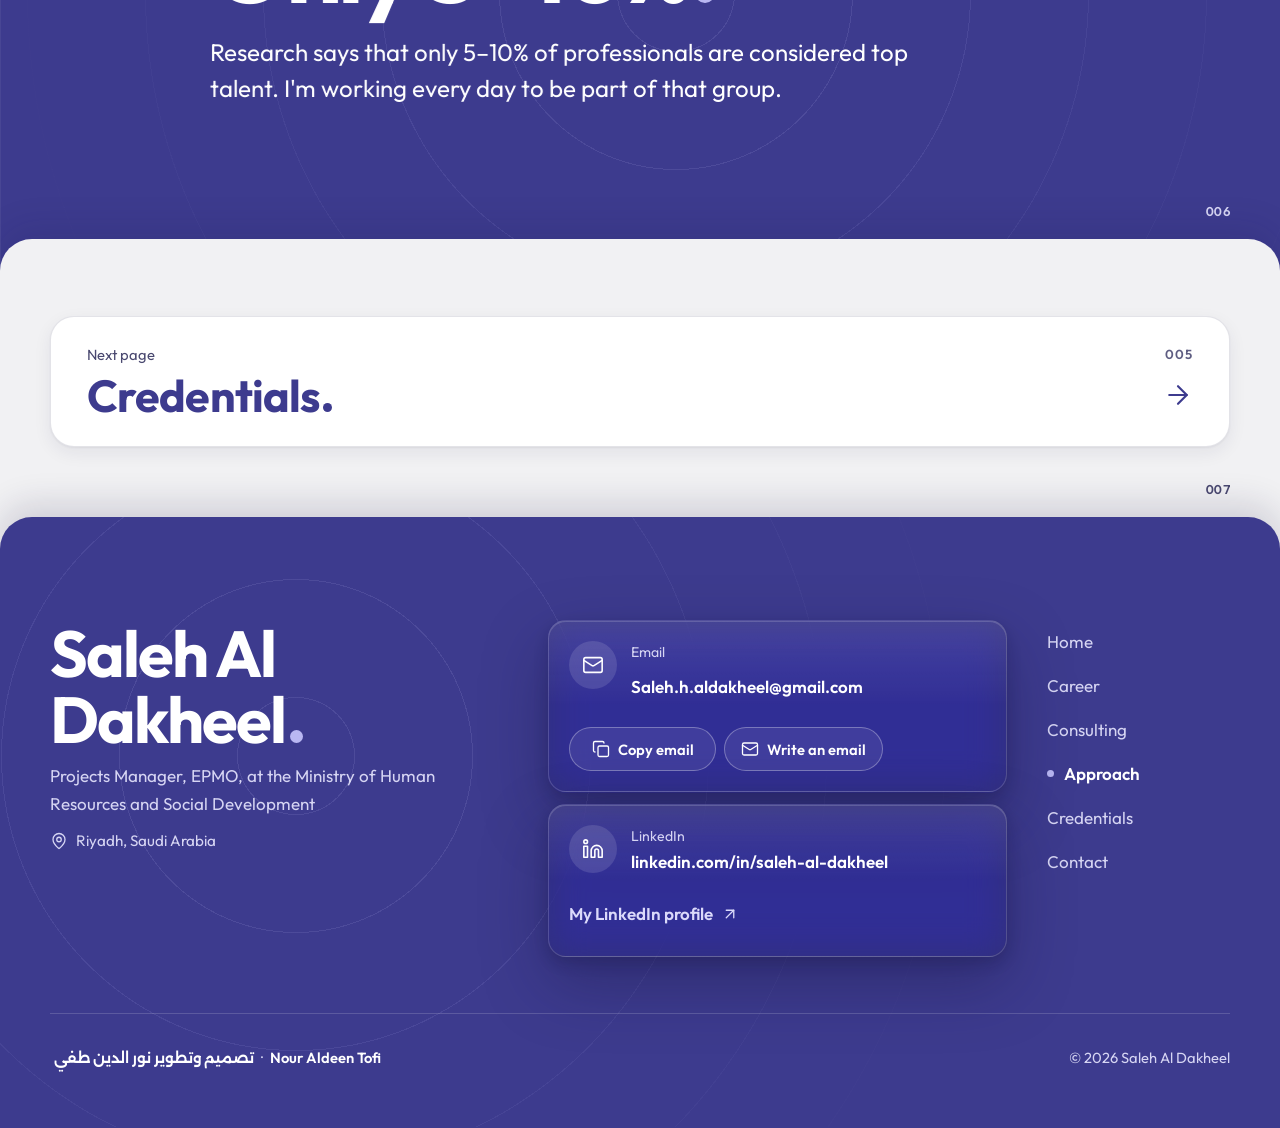
<file: docs/en/approach.html>
<!doctype html>
<html lang="en" dir="ltr" data-page="approach" data-alt="../approach.html">
<head>
<meta charset="utf-8">
<meta name="viewport" content="width=device-width, initial-scale=1, viewport-fit=cover">
<title>Approach | Saleh Al Dakheel</title>
<meta name="description" content="How Saleh Al Dakheel works: ownership versus interference and the RACI matrix, and four values: strategic thinking, ownership, excellence and professionalism, adaptability.">
<meta name="robots" content="noindex">
<meta name="author" content="Saleh Al Dakheel">
<meta name="theme-color" content="#3D3B8E">
<meta name="color-scheme" content="light">
<meta property="og:type" content="profile">
<meta property="og:site_name" content="Saleh Al Dakheel">
<meta property="og:title" content="Approach | Saleh Al Dakheel">
<meta property="og:description" content="How Saleh Al Dakheel works: ownership versus interference and the RACI matrix, and four values: strategic thinking, ownership, excellence and professionalism, adaptability.">
<meta property="og:locale" content="en_US">
<meta property="og:locale:alternate" content="ar_SA">
<meta property="og:image:width" content="1200">
<meta property="og:image:height" content="630">
<meta property="og:image:alt" content="Saleh Al Dakheel">
<meta property="profile:first_name" content="Saleh">
<meta property="profile:last_name" content="Al Dakheel">
<meta name="twitter:card" content="summary_large_image">
<link rel="canonical" href="https://nouraldeentofi.github.io/saleh-al-dakheel/en/approach.html">
<link rel="alternate" hreflang="ar" href="https://nouraldeentofi.github.io/saleh-al-dakheel/approach.html">
<link rel="alternate" hreflang="en" href="https://nouraldeentofi.github.io/saleh-al-dakheel/en/approach.html">
<link rel="alternate" hreflang="x-default" href="https://nouraldeentofi.github.io/saleh-al-dakheel/approach.html">
<meta property="og:url" content="https://nouraldeentofi.github.io/saleh-al-dakheel/en/approach.html">
<meta property="og:image" content="https://nouraldeentofi.github.io/saleh-al-dakheel/assets/img/og.png">
<meta name="twitter:image" content="https://nouraldeentofi.github.io/saleh-al-dakheel/assets/img/og.png">
<link rel="icon" href="../assets/img/icon.svg" type="image/svg+xml">
<link rel="icon" href="../assets/img/favicon-32.png" sizes="32x32" type="image/png">
<link rel="apple-touch-icon" href="../assets/img/apple-touch-icon.png">
<link rel="preload" href="../assets/fonts/outfit-la-400.woff2" as="font" type="font/woff2" crossorigin>
<link rel="preload" href="../assets/fonts/outfit-la-600.woff2" as="font" type="font/woff2" crossorigin>
<link rel="preload" href="../assets/fonts/outfit-la-700.woff2" as="font" type="font/woff2" crossorigin>
<link rel="stylesheet" href="../assets/style.css?v=984f98ea">
<script>(function(){var d=document.documentElement;d.classList.add('js');try{var p=localStorage.getItem('sd-lang');if(p&&p!==d.lang&&!/[?&]stay/.test(location.search)){location.replace(d.getAttribute('data-alt')+location.hash);}}catch(e){}})();</script>
<script type="application/ld+json">{"@context":"https://schema.org","@graph":[{"@type":"WebSite","@id":"https://nouraldeentofi.github.io/saleh-al-dakheel/#website","url":"https://nouraldeentofi.github.io/saleh-al-dakheel/","name":"Saleh Al Dakheel","alternateName":"صالح الدخيل","inLanguage":["ar","en"],"publisher":{"@id":"https://nouraldeentofi.github.io/saleh-al-dakheel/#person"}},{"@type":"Person","@id":"https://nouraldeentofi.github.io/saleh-al-dakheel/#person","name":"Saleh Al Dakheel","alternateName":["صالح الدخيل","صالح الدخيّل","الدخيل","Saleh Al Dakheel","Saleh Al-Dakheel","Saleh AlDakheel","Saleh Aldakheel","Saleh H. Aldakheel","Saleh H. Al Dakheel","Salih Al Dakheel","Saleh Al Dakhil","Saleh Dakheel","Saleh Aldakhil"],"givenName":"Saleh","familyName":"Al Dakheel","jobTitle":["Projects Manager - EPMO","مدير مشاريع - مكتب إدارة المشاريع المؤسسي"],"description":"Saleh Al Dakheel, Projects Manager at the EPMO of Saudi Arabia's Ministry of Human Resources and Social Development in Riyadh. Leads 18 active projects in the Sakhaa Program. PMP and PMI-PMOCP; chemical engineer from KFUPM.","url":"https://nouraldeentofi.github.io/saleh-al-dakheel/","image":"https://nouraldeentofi.github.io/saleh-al-dakheel/assets/img/og.png","address":{"@type":"PostalAddress","addressLocality":"Riyadh","addressCountry":"SA"},"homeLocation":{"@type":"Place","name":"Riyadh, Saudi Arabia","alternateName":"الرياض"},"worksFor":{"@type":"GovernmentOrganization","name":"Ministry of Human Resources and Social Development","alternateName":["HRSD","وزارة الموارد البشرية والتنمية الاجتماعية","Ministry of Human Resources and Social Development - KSA"],"address":{"@type":"PostalAddress","addressLocality":"Riyadh","addressCountry":"SA"}},"alumniOf":[{"@type":"CollegeOrUniversity","name":"King Fahd University of Petroleum & Minerals","alternateName":["KFUPM","جامعة الملك فهد للبترول والمعادن"]}],"hasOccupation":[{"@type":"Occupation","name":"Projects Manager","alternateName":["Project Manager","مدير مشاريع","مدير مشروع","EPMO Projects Manager","PMO Manager","مدير مشاريع في مكتب إدارة المشاريع"],"occupationLocation":{"@type":"City","name":"Riyadh"}},{"@type":"Occupation","name":"Management Consultant","alternateName":["Consultant","مستشار","مستشار إدارة","Assistant Consultant","مساعد مستشار","PMO Consultant"],"occupationLocation":{"@type":"City","name":"Riyadh"}},{"@type":"Occupation","name":"Chemical Engineer","alternateName":["مهندس كيميائي","Corrosion Engineer","مهندس تآكل"],"occupationLocation":{"@type":"City","name":"Riyadh"}}],"knowsAbout":["Project management","إدارة المشاريع","PMO","Enterprise PMO (EPMO)","مكتب إدارة المشاريع المؤسسي","Portfolio governance","حوكمة المحافظ","Portfolio risk management","إدارة مخاطر المحفظة","KPI reporting","Executive reporting","Stakeholder management","Donor relations","Marketing PMO","Brand and communication strategy","Agile","Waterfall","Hybrid project management","Project scheduling","Risk assessment","Workshop facilitation","Roadmapping","Corrosion engineering","Risk-based inspection (API 580/581)","Fitness for service (API 579/ASME FFS-1)","Chemical engineering","الهندسة الكيميائية","Vision 2030"],"knowsLanguage":[{"@type":"Language","name":"Arabic","alternateName":"ar"},{"@type":"Language","name":"English","alternateName":"en"}],"hasCredential":[{"@type":"EducationalOccupationalCredential","name":"PMO Certified Professional (PMI-PMOCP)","alternateName":"PMO Certified Professional (PMI-PMOCP)","credentialCategory":"certification","recognizedBy":{"@type":"Organization","name":"Project Management Institute","alternateName":"Project Management Institute"},"dateCreated":"2026-05","expires":"2029-05"},{"@type":"EducationalOccupationalCredential","name":"Project Management Professional (PMP)®","alternateName":"Project Management Professional (PMP)®","credentialCategory":"certification","recognizedBy":{"@type":"Organization","name":"Project Management Institute","alternateName":"Project Management Institute"},"dateCreated":"2025-09","expires":"2028-09"},{"@type":"EducationalOccupationalCredential","name":"Professional Accreditation","alternateName":"الاعتماد المهني","credentialCategory":"certification","recognizedBy":{"@type":"Organization","name":"Saudi Council of Engineers","alternateName":"الهيئة السعودية للمهندسين"},"dateCreated":"2024-07","expires":"2028-07"},{"@type":"EducationalOccupationalCredential","name":"McKinsey Forward Program","credentialCategory":"certificate","recognizedBy":{"@type":"Organization","name":"McKinsey & Company","alternateName":"McKinsey & Company"}},{"@type":"EducationalOccupationalCredential","name":"Six Sigma Yellow Belt (SSYB)","credentialCategory":"certificate","recognizedBy":{"@type":"Organization","name":"6sigmastudy","alternateName":"6sigmastudy"}},{"@type":"EducationalOccupationalCredential","name":"Foundational Consulting Skills","credentialCategory":"certificate","recognizedBy":{"@type":"Organization","name":"Mustashar Accelerator","alternateName":"مسرعة مستشار"}},{"@type":"EducationalOccupationalCredential","name":"Foundations of Project Management","credentialCategory":"certificate","recognizedBy":{"@type":"Organization","name":"Coursera","alternateName":"Coursera"}},{"@type":"EducationalOccupationalCredential","name":"Soft Skills Training","credentialCategory":"certificate","recognizedBy":{"@type":"Organization","name":"upGrad KnowledgeHut","alternateName":"upGrad KnowledgeHut"}},{"@type":"EducationalOccupationalCredential","name":"BSc Chemical Engineering","alternateName":"بكالوريوس الهندسة الكيميائية","credentialCategory":"degree","recognizedBy":{"@type":"CollegeOrUniversity","name":"King Fahd University of Petroleum & Minerals"}}],"sameAs":["https://www.linkedin.com/in/saleh-al-dakheel/"],"email":"mailto:Saleh.h.aldakheel@gmail.com"},{"@type":"WebPage","@id":"https://nouraldeentofi.github.io/saleh-al-dakheel/en/approach.html#page","url":"https://nouraldeentofi.github.io/saleh-al-dakheel/en/approach.html","name":"Approach | Saleh Al Dakheel","description":"How Saleh Al Dakheel works: ownership versus interference and the RACI matrix, and four values: strategic thinking, ownership, excellence and professionalism, adaptability.","inLanguage":"en","isPartOf":{"@id":"https://nouraldeentofi.github.io/saleh-al-dakheel/#website"},"about":{"@id":"https://nouraldeentofi.github.io/saleh-al-dakheel/#person"}},{"@type":"BreadcrumbList","itemListElement":[{"@type":"ListItem","position":1,"name":"Home","item":"https://nouraldeentofi.github.io/saleh-al-dakheel/en/"},{"@type":"ListItem","position":2,"name":"Approach","item":"https://nouraldeentofi.github.io/saleh-al-dakheel/en/approach.html"}]}]}</script>
</head>
<body data-page="approach">
<a class="skip" href="#main">Skip to content</a>
<div class="progress" aria-hidden="true"><span></span></div>
<header class="hdr" id="hdr">
  <div class="pill">
    <a class="brand" href="./">
      <span class="mono" aria-hidden="true"><span class="mono-in"><span class="mono-l">S</span><i class="mono-d"></i></span></span><span class="brand-n">Saleh Al Dakheel</span>
    </a>
    <nav class="nav" aria-label="Main navigation"><a class="nav-a" href="./">Home</a><a class="nav-a" href="career.html">Career</a><a class="nav-a" href="consulting.html">Consulting</a><a class="nav-a" href="approach.html" aria-current="page">Approach</a><a class="nav-a" href="credentials.html">Credentials</a><a class="nav-a" href="contact.html">Contact</a></nav>
    <span class="counter" aria-hidden="true" title="Sheet"><span class="counter-roll"><span>001</span><span>002</span><span>003</span><span>004</span><span>005</span><span>006</span><span>007</span><span>008</span></span></span>
    <a class="lang" href="../approach.html" hreflang="ar" lang="ar" data-lang="ar"><svg class="ic" viewBox="0 0 24 24" fill="none" stroke="currentColor" stroke-width="1.75" stroke-linecap="round" stroke-linejoin="round" aria-hidden="true" focusable="false"><path d="m5 8 6 6" /> <path d="m4 14 6-6 2-3" /> <path d="M2 5h12" /> <path d="M7 2h1" /> <path d="m22 22-5-10-5 10" /> <path d="M14 18h6" /></svg><span class="lang-l">العربية</span></a>
  </div>
</header>
<main id="main" tabindex="-1">
<section class="sheet sheet--indigo phero" id="top" data-sheet="1" data-stack aria-labelledby="top-h"><i class="shade" aria-hidden="true"></i>
<span class="pno" aria-hidden="true" dir="ltr">001</span>
<div class="ripples" aria-hidden="true"><i></i><i></i><i></i><i></i></div>
<div class="wrap phero-in">
<h1 class="h1 page-title" id="top-h" data-rv="h">Ownership is a mindset⁠<span class="stop"><span class="vh">.</span></span></h1>
<p class="lede" data-rv>Four values from my portfolio, and an idea I wrote about on LinkedIn: owning your work is one thing, stepping into someone else's is another.</p>
</div>
</section>
<section class="sheet sheet--white " id="own" data-sheet="2" data-stack aria-labelledby="own-h"><i class="shade" aria-hidden="true"></i>
<span class="pno" aria-hidden="true" dir="ltr">002</span>
<div class="wrap split">
  <div class="split-a">
    <h2 class="h2" id="own-h" data-rv="h">When is it ownership, and when is it interference?</h2>
    <p class="lede" data-rv>The two get mixed up when there is no RACI matrix in place.</p>
  </div>
  <div class="split-b seg" data-seg data-rv data-state="own">
    <div class="seg-ctl" role="tablist" aria-label="Compare ownership and interference"><button class="seg-b" role="tab" type="button" id="seg-own" aria-controls="segp-own" aria-selected="true" tabindex="0">Ownership</button><button class="seg-b" role="tab" type="button" id="seg-int" aria-controls="segp-int" aria-selected="false" tabindex="-1">Interference</button><span class="seg-thumb" aria-hidden="true"></span></div>
    <div class="lanes" aria-hidden="true">
      <span class="lane lane--a"><em>Yours</em></span><span class="lane lane--b"><em>Not yours</em></span><span class="lane-dot"></span>
    </div>
    <div class="seg-stage"><div class="seg-p is-on" role="tabpanel" id="segp-own" aria-labelledby="seg-own"><p class="seg-t">Taking responsibility for what actually belongs to you⁠<span class="stop"><span class="vh">.</span></span></p></div><div class="seg-p" role="tabpanel" id="segp-int" aria-labelledby="seg-int" inert><p class="seg-t">Stepping into matters that are not yours⁠<span class="stop"><span class="vh">.</span></span></p></div></div>
  </div>
</div>
</section>
<section class="sheet sheet--indigo " id="values" data-sheet="3" data-stack aria-labelledby="values-h"><i class="shade" aria-hidden="true"></i>
<span class="pno" aria-hidden="true" dir="ltr">003</span>
<div class="ripples" aria-hidden="true"><i></i><i></i><i></i></div>
<div class="wrap split">
  <div class="split-a">
    <h2 class="h2" id="values-h" data-rv="h">Four values I hold myself to⁠<span class="stop"><span class="vh">.</span></span></h2>
    <p class="lede" data-rv>I believe real success comes from combining strategic thinking, strong execution, and building relationships that last.</p>
  </div>
  <div class="split-b deck" data-deck data-rv role="region" aria-roledescription="carousel" aria-label="The four values">
    <div class="deck-stage"><article class="vcard" data-pos="0" aria-roledescription="slide" aria-label="1 / 4"><span class="vcard-no" dir="ltr">01</span><h3 class="vcard-n">Strategic Thinking</h3><p class="vcard-t">A structured problem-solver focused on long-term impact and business alignment.</p></article><article class="vcard" data-pos="1" aria-roledescription="slide" aria-label="2 / 4" aria-hidden="true"><span class="vcard-no" dir="ltr">02</span><h3 class="vcard-n">Ownership</h3><p class="vcard-t">I lead with full accountability, driving results from start to finish.</p></article><article class="vcard" data-pos="2" aria-roledescription="slide" aria-label="3 / 4" aria-hidden="true"><span class="vcard-no" dir="ltr">03</span><h3 class="vcard-n">Excellence &amp; Professionalism</h3><p class="vcard-t">I deliver precise, high-quality outcomes with a professional edge.</p></article><article class="vcard" data-pos="3" aria-roledescription="slide" aria-label="4 / 4" aria-hidden="true"><span class="vcard-no" dir="ltr">04</span><h3 class="vcard-n">Adaptability</h3><p class="vcard-t">I thrive in fast-changing settings, adding value across industries.</p></article></div>
    <div class="deck-ctl">
      <button class="round" type="button" data-deck-prev aria-label="Previous value"><svg class="ic flip-x ic-arrow" viewBox="0 0 24 24" fill="none" stroke="currentColor" stroke-width="1.75" stroke-linecap="round" stroke-linejoin="round" aria-hidden="true" focusable="false"><path d="m12 19-7-7 7-7" /> <path d="M19 12H5" /></svg></button>
      <span class="deck-dots" aria-hidden="true"><i class="is-on"></i><i></i><i></i><i></i></span>
      <button class="round" type="button" data-deck-next aria-label="Next value"><svg class="ic ic-arrow" viewBox="0 0 24 24" fill="none" stroke="currentColor" stroke-width="1.75" stroke-linecap="round" stroke-linejoin="round" aria-hidden="true" focusable="false"><path d="m12 19-7-7 7-7" /> <path d="M19 12H5" /></svg></button>
    </div>
  </div>
</div>
</section>
<section class="sheet sheet--paper " id="night" data-sheet="4" data-stack aria-labelledby="night-h"><i class="shade" aria-hidden="true"></i>
<span class="pno" aria-hidden="true" dir="ltr">004</span>
<div class="wrap split">
  <div class="split-a">
    <h2 class="h2" id="night-h" data-rv="h">Projects by day, study by night⁠<span class="stop"><span class="vh">.</span></span></h2>
    <p class="lede" data-rv>When I started in consulting I promised myself the learning wouldn't stop. By day I led projects under client pressure and deadlines; by night I was a student again. Discipline is what kept me going, and on the way I learned to use Agile and Waterfall more deeply.</p>
  </div>
  <figure class="split-b quote quote--card" data-rv>
    <blockquote lang="ar" dir="rtl"><p>الإنجاز مو الشهادة بحد ذاتها… الإنجاز الحقيقي هو الرحلة اللي صنعتني وأنا أوصل لها.</p><p class="quote-2">هذي مجرد محطة في طريق أطول.</p></blockquote>
    <p class="quote-tr">The achievement isn't the certificate itself. The real achievement is the road that shaped me on the way to it. This is just one stop on a longer road.</p>
    <figcaption><span>From my post about the PMP</span></figcaption>
  </figure>
</div>
</section>
<section class="sheet sheet--white " id="pmp" data-sheet="5" data-stack aria-labelledby="pmp-h"><i class="shade" aria-hidden="true"></i>
<span class="pno" aria-hidden="true" dir="ltr">005</span>
<div class="wrap narrow">
  <h2 class="h2 h2--q" id="pmp-h" data-rv="h">Why does everyone suddenly have a PMP?</h2>
  <p class="lede" data-rv>The hook of my post on the PMP exam change in July 2026: towards value, AI and a way of thinking, not memorising. I ended it with a question to readers.</p>
</div>
</section>
<section class="sheet sheet--indigo " id="top-talent" data-sheet="6" data-stack aria-labelledby="tt-h"><i class="shade" aria-hidden="true"></i>
<span class="pno" aria-hidden="true" dir="ltr">006</span>
<div class="ripples" aria-hidden="true"><i></i><i></i><i></i></div>
<div class="wrap narrow">
  <h2 class="h2 h2--giant" id="tt-h" data-rv="h">Only 5–10%⁠<span class="stop"><span class="vh">.</span></span></h2>
  <p class="big-p" data-rv>Research says that only 5–10% of professionals are considered top talent. I'm working every day to be part of that group.</p>
</div>
</section>
<section class="sheet sheet--paper sheet--next" id="next" data-sheet="7">
<span class="pno" aria-hidden="true" dir="ltr">007</span>
<div class="wrap"><a class="next" href="credentials.html" data-rv><span class="next-k">Next page</span><span class="next-n">Credentials<span class="stop"><span class="vh">.</span></span></span><span class="next-no" dir="ltr">005</span><svg class="ic next-ic ic-arrow" viewBox="0 0 24 24" fill="none" stroke="currentColor" stroke-width="1.75" stroke-linecap="round" stroke-linejoin="round" aria-hidden="true" focusable="false"><path d="m12 19-7-7 7-7" /> <path d="M19 12H5" /></svg></a></div>
</section>
</main>
<footer class="foot sheet--indigo" id="foot" data-sheet>
  <div class="ripples ripples--foot" aria-hidden="true"><i></i><i></i><i></i></div>
  <div class="wrap foot-grid">
    <div class="foot-id" data-rv>
      <p class="foot-name">Saleh Al <span class="nw">Dakheel<span class="stop"><span class="vh">.</span></span></span></p>
      <p class="foot-role">Projects Manager, EPMO, at the Ministry of Human Resources and Social Development</p>
      <p class="foot-city"><svg class="ic ic-sm" viewBox="0 0 24 24" fill="none" stroke="currentColor" stroke-width="1.75" stroke-linecap="round" stroke-linejoin="round" aria-hidden="true" focusable="false"><path d="M20 10c0 4.993-5.539 10.193-7.399 11.799a1 1 0 0 1-1.202 0C9.539 20.193 4 14.993 4 10a8 8 0 0 1 16 0" /> <circle cx="12" cy="10" r="3" /></svg><span>Riyadh, Saudi Arabia</span></p>
    </div>
    <div class="foot-cards"><div class="ccard ccard--mail glass-dark" data-rv>
  <span class="ccard-ic"><svg class="ic" viewBox="0 0 24 24" fill="none" stroke="currentColor" stroke-width="1.75" stroke-linecap="round" stroke-linejoin="round" aria-hidden="true" focusable="false"><path d="m22 7-8.991 5.727a2 2 0 0 1-2.009 0L2 7" /> <rect x="2" y="4" width="20" height="16" rx="2" /></svg></span>
  <span class="ccard-k">Email</span>
  <a class="ccard-v" href="mailto:Saleh.h.aldakheel@gmail.com" dir="ltr">Saleh.h.aldakheel@gmail.com</a>
  <span class="ccard-acts">
    <button class="chip copy" type="button" data-copy="Saleh.h.aldakheel@gmail.com"><span class="copy-a"><svg class="ic" viewBox="0 0 24 24" fill="none" stroke="currentColor" stroke-width="1.75" stroke-linecap="round" stroke-linejoin="round" aria-hidden="true" focusable="false"><rect width="14" height="14" x="8" y="8" rx="2" ry="2" /> <path d="M4 16c-1.1 0-2-.9-2-2V4c0-1.1.9-2 2-2h10c1.1 0 2 .9 2 2" /></svg>Copy email</span><span class="copy-b" aria-hidden="true"><svg class="ic" viewBox="0 0 24 24" fill="none" stroke="currentColor" stroke-width="1.75" stroke-linecap="round" stroke-linejoin="round" aria-hidden="true" focusable="false"><path d="M20 6 9 17l-5-5" /></svg>Email copied</span></button>
    <a class="chip" href="mailto:Saleh.h.aldakheel@gmail.com"><svg class="ic" viewBox="0 0 24 24" fill="none" stroke="currentColor" stroke-width="1.75" stroke-linecap="round" stroke-linejoin="round" aria-hidden="true" focusable="false"><path d="m22 7-8.991 5.727a2 2 0 0 1-2.009 0L2 7" /> <rect x="2" y="4" width="20" height="16" rx="2" /></svg>Write an email</a>
  </span>
  <span class="sr-live" aria-live="polite"></span>
</div>
<a class="ccard ccard--li glass-dark" href="https://www.linkedin.com/in/saleh-al-dakheel/" target="_blank" rel="noopener" data-rv>
  <span class="ccard-ic"><svg class="ic" viewBox="0 0 24 24" fill="none" stroke="currentColor" stroke-width="1.75" stroke-linecap="round" stroke-linejoin="round" aria-hidden="true" focusable="false"><path d="M16 8a6 6 0 0 1 6 6v7h-4v-7a2 2 0 0 0-2-2 2 2 0 0 0-2 2v7h-4v-7a6 6 0 0 1 6-6z" /> <rect width="4" height="12" x="2" y="9" /> <circle cx="4" cy="4" r="2" /></svg></span>
  <span class="ccard-k">LinkedIn</span>
  <span class="ccard-v" dir="ltr">linkedin.com/in/saleh-al-dakheel</span>
  <span class="ccard-go">My LinkedIn profile<svg class="ic ic-sm" viewBox="0 0 24 24" fill="none" stroke="currentColor" stroke-width="1.75" stroke-linecap="round" stroke-linejoin="round" aria-hidden="true" focusable="false"><path d="M7 7h10v10" /> <path d="M7 17 17 7" /></svg></span>
</a></div>
    <nav class="fnav" aria-label="Site pages"><a class="fnav-a" href="./">Home</a><a class="fnav-a" href="career.html">Career</a><a class="fnav-a" href="consulting.html">Consulting</a><a class="fnav-a" href="approach.html" aria-current="page">Approach</a><a class="fnav-a" href="credentials.html">Credentials</a><a class="fnav-a" href="contact.html">Contact</a></nav>
  </div>
  <div class="wrap foot-base">
    <p class="maker"><a href="https://nouraldeentofi.com" target="_blank" rel="noopener" lang="ar" dir="rtl">تصميم وتطوير نور الدين طفي</a><span aria-hidden="true"> · </span><a href="https://nouraldeentofi.com" target="_blank" rel="noopener" lang="en" dir="ltr">Nour Aldeen Tofi</a></p>
    <p class="copy-r"><span dir="ltr">© 2026</span> Saleh Al Dakheel</p>
  </div>
</footer>
<div class="menu" id="menu" role="dialog" aria-modal="true" aria-label="Menu" hidden>
  <div class="menu-bg" aria-hidden="true"><div class="ripples"><i></i><i></i><i></i></div></div>
  <div class="menu-in">
    <nav aria-label="Page menu"><ol class="menu-list"><li style="--k:0"><a class="menu-a" href="./"><span class="menu-no" dir="ltr">001</span><span class="menu-n">Home<span class="stop"><span class="vh">.</span></span></span></a></li><li style="--k:1"><a class="menu-a" href="career.html"><span class="menu-no" dir="ltr">002</span><span class="menu-n">Career<span class="stop"><span class="vh">.</span></span></span></a></li><li style="--k:2"><a class="menu-a" href="consulting.html"><span class="menu-no" dir="ltr">003</span><span class="menu-n">Consulting<span class="stop"><span class="vh">.</span></span></span></a></li><li style="--k:3"><a class="menu-a" href="approach.html" aria-current="page"><span class="menu-no" dir="ltr">004</span><span class="menu-n">Approach<span class="stop"><span class="vh">.</span></span></span></a></li><li style="--k:4"><a class="menu-a" href="credentials.html"><span class="menu-no" dir="ltr">005</span><span class="menu-n">Credentials<span class="stop"><span class="vh">.</span></span></span></a></li><li style="--k:5"><a class="menu-a" href="contact.html"><span class="menu-no" dir="ltr">006</span><span class="menu-n">Contact<span class="stop"><span class="vh">.</span></span></span></a></li></ol></nav>
    <div class="menu-foot">
      <a class="chip chip--light" href="../approach.html" hreflang="ar" lang="ar" data-lang="ar"><svg class="ic" viewBox="0 0 24 24" fill="none" stroke="currentColor" stroke-width="1.75" stroke-linecap="round" stroke-linejoin="round" aria-hidden="true" focusable="false"><path d="m5 8 6 6" /> <path d="m4 14 6-6 2-3" /> <path d="M2 5h12" /> <path d="M7 2h1" /> <path d="m22 22-5-10-5 10" /> <path d="M14 18h6" /></svg>العربية</a>
      <a class="chip chip--light" href="mailto:Saleh.h.aldakheel@gmail.com"><svg class="ic" viewBox="0 0 24 24" fill="none" stroke="currentColor" stroke-width="1.75" stroke-linecap="round" stroke-linejoin="round" aria-hidden="true" focusable="false"><path d="m22 7-8.991 5.727a2 2 0 0 1-2.009 0L2 7" /> <rect x="2" y="4" width="20" height="16" rx="2" /></svg>Email</a>
      <a class="chip chip--light" href="https://www.linkedin.com/in/saleh-al-dakheel/" target="_blank" rel="noopener"><svg class="ic" viewBox="0 0 24 24" fill="none" stroke="currentColor" stroke-width="1.75" stroke-linecap="round" stroke-linejoin="round" aria-hidden="true" focusable="false"><path d="M16 8a6 6 0 0 1 6 6v7h-4v-7a2 2 0 0 0-2-2 2 2 0 0 0-2 2v7h-4v-7a6 6 0 0 1 6-6z" /> <rect width="4" height="12" x="2" y="9" /> <circle cx="4" cy="4" r="2" /></svg>LinkedIn</a>
    </div>
  </div>
</div>
<div class="cap" id="cap">
  <button class="cap-dot" id="capDot" type="button" aria-expanded="false" aria-controls="menu">
    <span class="cap-ic" aria-hidden="true"><span class="cap-dot-i"></span><svg class="ic cap-x" viewBox="0 0 24 24" fill="none" stroke="currentColor" stroke-width="1.75" stroke-linecap="round" stroke-linejoin="round" aria-hidden="true" focusable="false"><path d="M18 6 6 18" /> <path d="m6 6 12 12" /></svg></span>
    <span class="lbl"><span class="cap-l1">Menu</span><span class="cap-l2">Close</span></span>
  </button>
  <a class="cap-act" id="capAct" href="mailto:Saleh.h.aldakheel@gmail.com" tabindex="-1" aria-hidden="true"><svg class="ic" viewBox="0 0 24 24" fill="none" stroke="currentColor" stroke-width="1.75" stroke-linecap="round" stroke-linejoin="round" aria-hidden="true" focusable="false"><path d="m22 7-8.991 5.727a2 2 0 0 1-2.009 0L2 7" /> <rect x="2" y="4" width="20" height="16" rx="2" /></svg><span>Email me</span></a>
</div>
<script src="../assets/site.js?v=b9ac4fa8" defer></script>
</body>
</html>
</file>
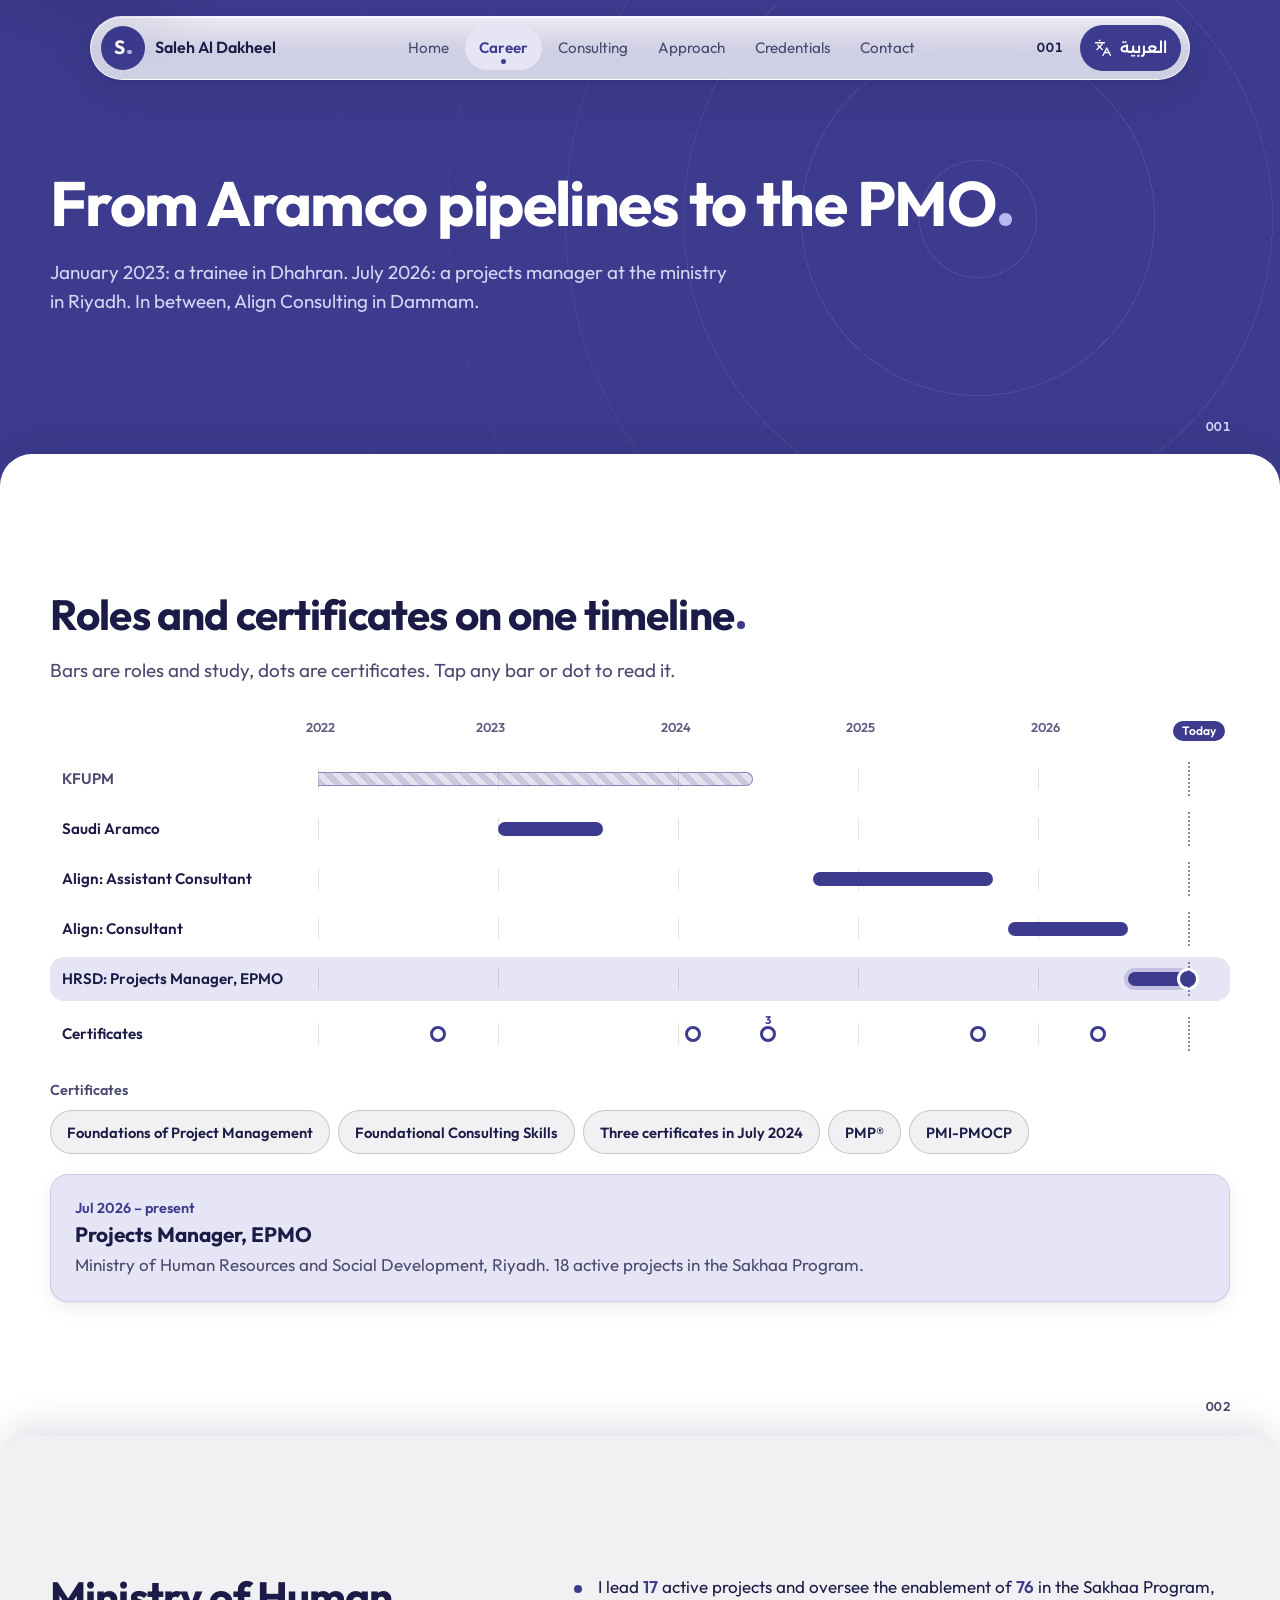
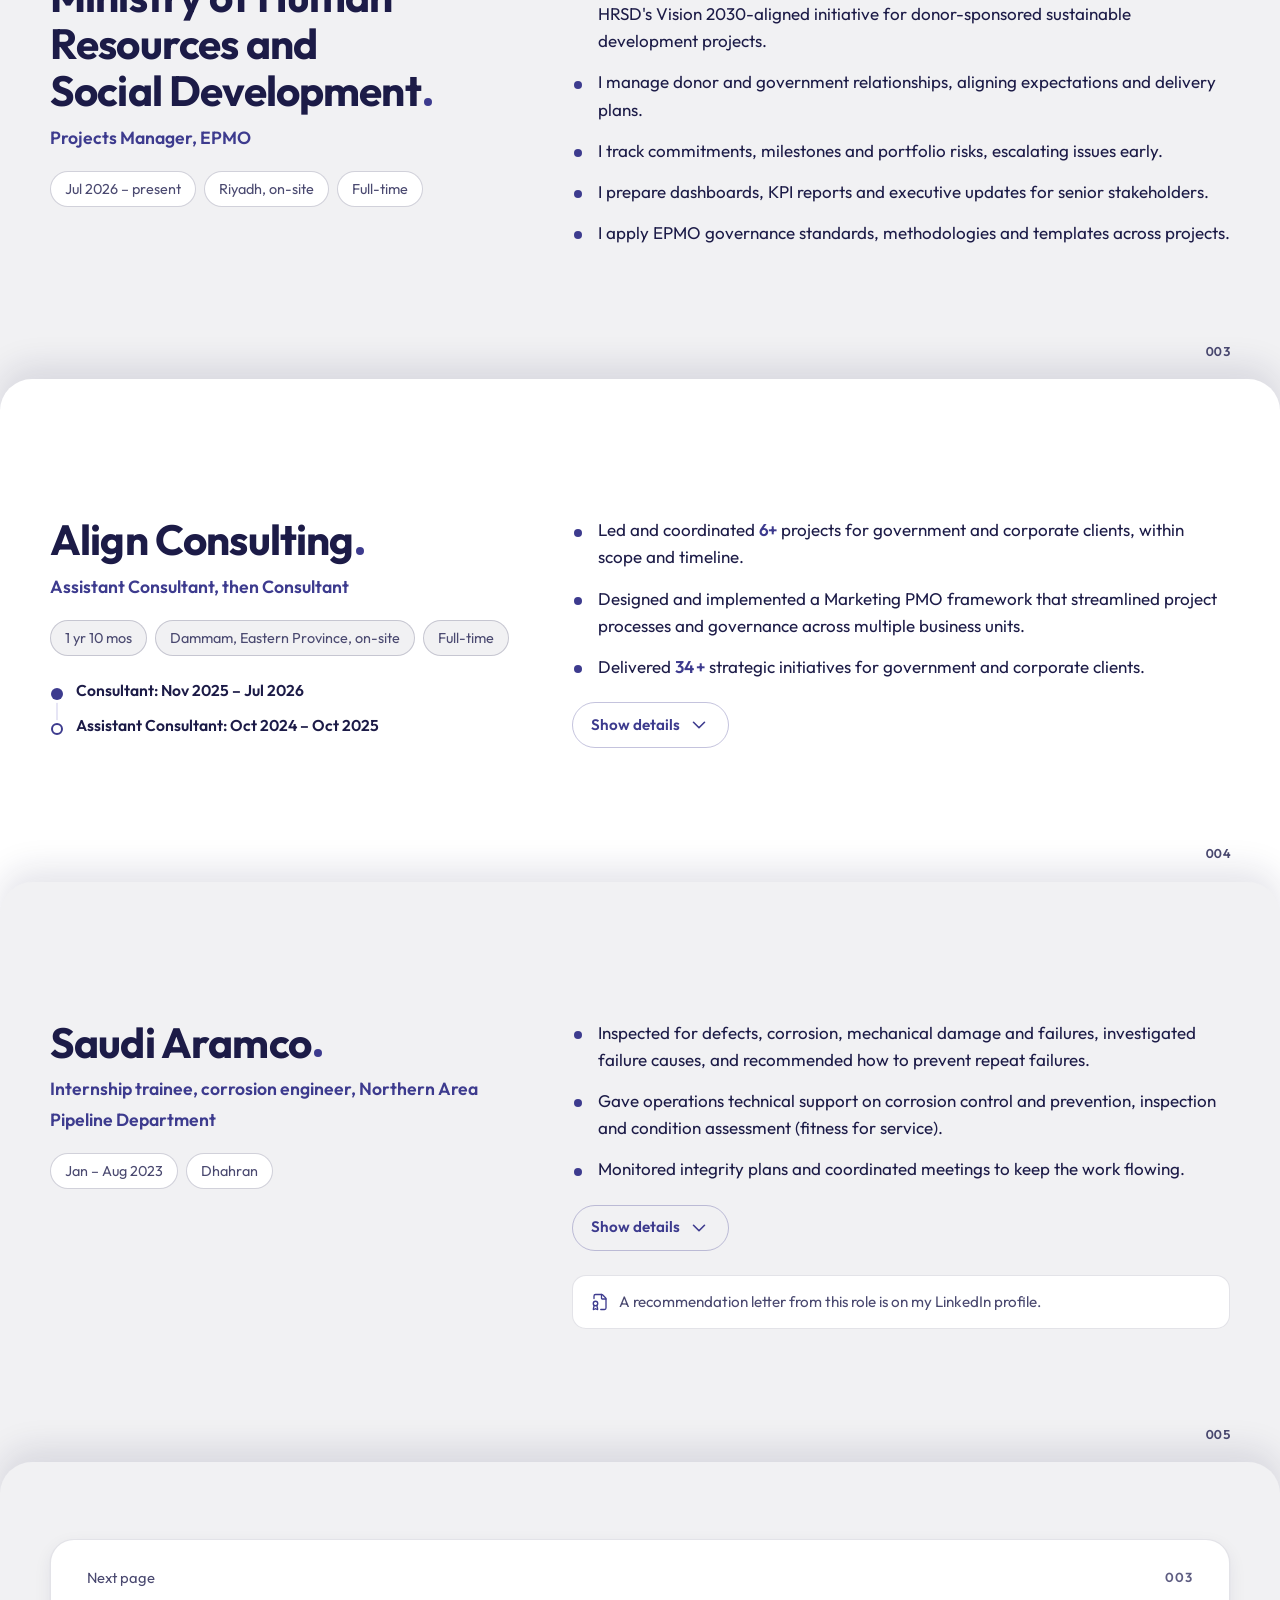
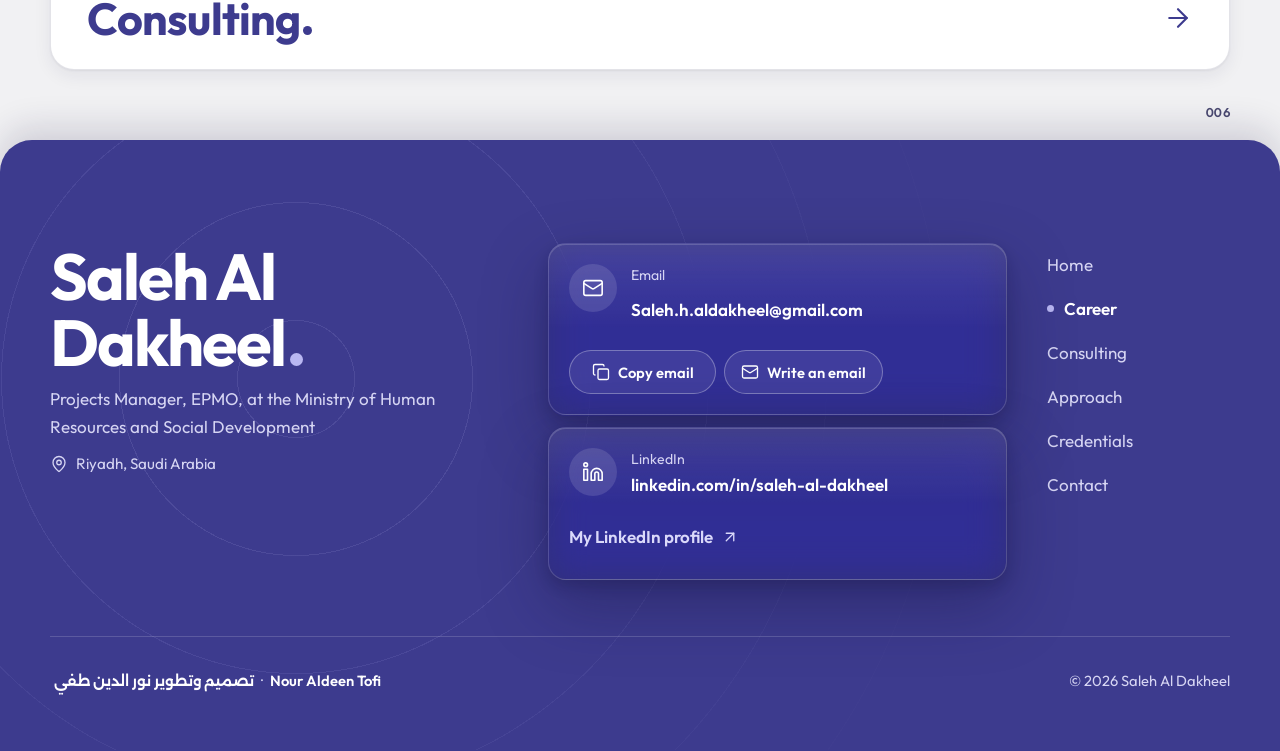
<file: docs/en/career.html>
<!doctype html>
<html lang="en" dir="ltr" data-page="career" data-alt="../career.html">
<head>
<meta charset="utf-8">
<meta name="viewport" content="width=device-width, initial-scale=1, viewport-fit=cover">
<title>Career | Saleh Al Dakheel</title>
<meta name="description" content="Saleh Al Dakheel&#x27;s career: corrosion engineering trainee at Saudi Aramco (2023), Assistant Consultant then Consultant at Align Consulting in Dammam, and Projects Manager in the EPMO of HRSD since July 2026.">
<meta name="robots" content="noindex">
<meta name="author" content="Saleh Al Dakheel">
<meta name="theme-color" content="#3D3B8E">
<meta name="color-scheme" content="light">
<meta property="og:type" content="profile">
<meta property="og:site_name" content="Saleh Al Dakheel">
<meta property="og:title" content="Career | Saleh Al Dakheel">
<meta property="og:description" content="Saleh Al Dakheel&#x27;s career: corrosion engineering trainee at Saudi Aramco (2023), Assistant Consultant then Consultant at Align Consulting in Dammam, and Projects Manager in the EPMO of HRSD since July 2026.">
<meta property="og:locale" content="en_US">
<meta property="og:locale:alternate" content="ar_SA">
<meta property="og:image:width" content="1200">
<meta property="og:image:height" content="630">
<meta property="og:image:alt" content="Saleh Al Dakheel">
<meta property="profile:first_name" content="Saleh">
<meta property="profile:last_name" content="Al Dakheel">
<meta name="twitter:card" content="summary_large_image">
<link rel="canonical" href="https://nouraldeentofi.github.io/saleh-al-dakheel/en/career.html">
<link rel="alternate" hreflang="ar" href="https://nouraldeentofi.github.io/saleh-al-dakheel/career.html">
<link rel="alternate" hreflang="en" href="https://nouraldeentofi.github.io/saleh-al-dakheel/en/career.html">
<link rel="alternate" hreflang="x-default" href="https://nouraldeentofi.github.io/saleh-al-dakheel/career.html">
<meta property="og:url" content="https://nouraldeentofi.github.io/saleh-al-dakheel/en/career.html">
<meta property="og:image" content="https://nouraldeentofi.github.io/saleh-al-dakheel/assets/img/og.png">
<meta name="twitter:image" content="https://nouraldeentofi.github.io/saleh-al-dakheel/assets/img/og.png">
<link rel="icon" href="../assets/img/icon.svg" type="image/svg+xml">
<link rel="icon" href="../assets/img/favicon-32.png" sizes="32x32" type="image/png">
<link rel="apple-touch-icon" href="../assets/img/apple-touch-icon.png">
<link rel="preload" href="../assets/fonts/outfit-la-400.woff2" as="font" type="font/woff2" crossorigin>
<link rel="preload" href="../assets/fonts/outfit-la-600.woff2" as="font" type="font/woff2" crossorigin>
<link rel="preload" href="../assets/fonts/outfit-la-700.woff2" as="font" type="font/woff2" crossorigin>
<link rel="stylesheet" href="../assets/style.css?v=984f98ea">
<script>(function(){var d=document.documentElement;d.classList.add('js');try{var p=localStorage.getItem('sd-lang');if(p&&p!==d.lang&&!/[?&]stay/.test(location.search)){location.replace(d.getAttribute('data-alt')+location.hash);}}catch(e){}})();</script>
<script type="application/ld+json">{"@context":"https://schema.org","@graph":[{"@type":"WebSite","@id":"https://nouraldeentofi.github.io/saleh-al-dakheel/#website","url":"https://nouraldeentofi.github.io/saleh-al-dakheel/","name":"Saleh Al Dakheel","alternateName":"صالح الدخيل","inLanguage":["ar","en"],"publisher":{"@id":"https://nouraldeentofi.github.io/saleh-al-dakheel/#person"}},{"@type":"Person","@id":"https://nouraldeentofi.github.io/saleh-al-dakheel/#person","name":"Saleh Al Dakheel","alternateName":["صالح الدخيل","صالح الدخيّل","الدخيل","Saleh Al Dakheel","Saleh Al-Dakheel","Saleh AlDakheel","Saleh Aldakheel","Saleh H. Aldakheel","Saleh H. Al Dakheel","Salih Al Dakheel","Saleh Al Dakhil","Saleh Dakheel","Saleh Aldakhil"],"givenName":"Saleh","familyName":"Al Dakheel","jobTitle":["Projects Manager - EPMO","مدير مشاريع - مكتب إدارة المشاريع المؤسسي"],"description":"Saleh Al Dakheel, Projects Manager at the EPMO of Saudi Arabia's Ministry of Human Resources and Social Development in Riyadh. Leads 18 active projects in the Sakhaa Program. PMP and PMI-PMOCP; chemical engineer from KFUPM.","url":"https://nouraldeentofi.github.io/saleh-al-dakheel/","image":"https://nouraldeentofi.github.io/saleh-al-dakheel/assets/img/og.png","address":{"@type":"PostalAddress","addressLocality":"Riyadh","addressCountry":"SA"},"homeLocation":{"@type":"Place","name":"Riyadh, Saudi Arabia","alternateName":"الرياض"},"worksFor":{"@type":"GovernmentOrganization","name":"Ministry of Human Resources and Social Development","alternateName":["HRSD","وزارة الموارد البشرية والتنمية الاجتماعية","Ministry of Human Resources and Social Development - KSA"],"address":{"@type":"PostalAddress","addressLocality":"Riyadh","addressCountry":"SA"}},"alumniOf":[{"@type":"CollegeOrUniversity","name":"King Fahd University of Petroleum & Minerals","alternateName":["KFUPM","جامعة الملك فهد للبترول والمعادن"]}],"hasOccupation":[{"@type":"Occupation","name":"Projects Manager","alternateName":["Project Manager","مدير مشاريع","مدير مشروع","EPMO Projects Manager","PMO Manager","مدير مشاريع في مكتب إدارة المشاريع"],"occupationLocation":{"@type":"City","name":"Riyadh"}},{"@type":"Occupation","name":"Management Consultant","alternateName":["Consultant","مستشار","مستشار إدارة","Assistant Consultant","مساعد مستشار","PMO Consultant"],"occupationLocation":{"@type":"City","name":"Riyadh"}},{"@type":"Occupation","name":"Chemical Engineer","alternateName":["مهندس كيميائي","Corrosion Engineer","مهندس تآكل"],"occupationLocation":{"@type":"City","name":"Riyadh"}}],"knowsAbout":["Project management","إدارة المشاريع","PMO","Enterprise PMO (EPMO)","مكتب إدارة المشاريع المؤسسي","Portfolio governance","حوكمة المحافظ","Portfolio risk management","إدارة مخاطر المحفظة","KPI reporting","Executive reporting","Stakeholder management","Donor relations","Marketing PMO","Brand and communication strategy","Agile","Waterfall","Hybrid project management","Project scheduling","Risk assessment","Workshop facilitation","Roadmapping","Corrosion engineering","Risk-based inspection (API 580/581)","Fitness for service (API 579/ASME FFS-1)","Chemical engineering","الهندسة الكيميائية","Vision 2030"],"knowsLanguage":[{"@type":"Language","name":"Arabic","alternateName":"ar"},{"@type":"Language","name":"English","alternateName":"en"}],"hasCredential":[{"@type":"EducationalOccupationalCredential","name":"PMO Certified Professional (PMI-PMOCP)","alternateName":"PMO Certified Professional (PMI-PMOCP)","credentialCategory":"certification","recognizedBy":{"@type":"Organization","name":"Project Management Institute","alternateName":"Project Management Institute"},"dateCreated":"2026-05","expires":"2029-05"},{"@type":"EducationalOccupationalCredential","name":"Project Management Professional (PMP)®","alternateName":"Project Management Professional (PMP)®","credentialCategory":"certification","recognizedBy":{"@type":"Organization","name":"Project Management Institute","alternateName":"Project Management Institute"},"dateCreated":"2025-09","expires":"2028-09"},{"@type":"EducationalOccupationalCredential","name":"Professional Accreditation","alternateName":"الاعتماد المهني","credentialCategory":"certification","recognizedBy":{"@type":"Organization","name":"Saudi Council of Engineers","alternateName":"الهيئة السعودية للمهندسين"},"dateCreated":"2024-07","expires":"2028-07"},{"@type":"EducationalOccupationalCredential","name":"McKinsey Forward Program","credentialCategory":"certificate","recognizedBy":{"@type":"Organization","name":"McKinsey & Company","alternateName":"McKinsey & Company"}},{"@type":"EducationalOccupationalCredential","name":"Six Sigma Yellow Belt (SSYB)","credentialCategory":"certificate","recognizedBy":{"@type":"Organization","name":"6sigmastudy","alternateName":"6sigmastudy"}},{"@type":"EducationalOccupationalCredential","name":"Foundational Consulting Skills","credentialCategory":"certificate","recognizedBy":{"@type":"Organization","name":"Mustashar Accelerator","alternateName":"مسرعة مستشار"}},{"@type":"EducationalOccupationalCredential","name":"Foundations of Project Management","credentialCategory":"certificate","recognizedBy":{"@type":"Organization","name":"Coursera","alternateName":"Coursera"}},{"@type":"EducationalOccupationalCredential","name":"Soft Skills Training","credentialCategory":"certificate","recognizedBy":{"@type":"Organization","name":"upGrad KnowledgeHut","alternateName":"upGrad KnowledgeHut"}},{"@type":"EducationalOccupationalCredential","name":"BSc Chemical Engineering","alternateName":"بكالوريوس الهندسة الكيميائية","credentialCategory":"degree","recognizedBy":{"@type":"CollegeOrUniversity","name":"King Fahd University of Petroleum & Minerals"}}],"sameAs":["https://www.linkedin.com/in/saleh-al-dakheel/"],"email":"mailto:Saleh.h.aldakheel@gmail.com"},{"@type":"WebPage","@id":"https://nouraldeentofi.github.io/saleh-al-dakheel/en/career.html#page","url":"https://nouraldeentofi.github.io/saleh-al-dakheel/en/career.html","name":"Career | Saleh Al Dakheel","description":"Saleh Al Dakheel's career: corrosion engineering trainee at Saudi Aramco (2023), Assistant Consultant then Consultant at Align Consulting in Dammam, and Projects Manager in the EPMO of HRSD since July 2026.","inLanguage":"en","isPartOf":{"@id":"https://nouraldeentofi.github.io/saleh-al-dakheel/#website"},"about":{"@id":"https://nouraldeentofi.github.io/saleh-al-dakheel/#person"}},{"@type":"BreadcrumbList","itemListElement":[{"@type":"ListItem","position":1,"name":"Home","item":"https://nouraldeentofi.github.io/saleh-al-dakheel/en/"},{"@type":"ListItem","position":2,"name":"Career","item":"https://nouraldeentofi.github.io/saleh-al-dakheel/en/career.html"}]}]}</script>
</head>
<body data-page="career">
<a class="skip" href="#main">Skip to content</a>
<div class="progress" aria-hidden="true"><span></span></div>
<header class="hdr" id="hdr">
  <div class="pill">
    <a class="brand" href="./">
      <span class="mono" aria-hidden="true"><span class="mono-in"><span class="mono-l">S</span><i class="mono-d"></i></span></span><span class="brand-n">Saleh Al Dakheel</span>
    </a>
    <nav class="nav" aria-label="Main navigation"><a class="nav-a" href="./">Home</a><a class="nav-a" href="career.html" aria-current="page">Career</a><a class="nav-a" href="consulting.html">Consulting</a><a class="nav-a" href="approach.html">Approach</a><a class="nav-a" href="credentials.html">Credentials</a><a class="nav-a" href="contact.html">Contact</a></nav>
    <span class="counter" aria-hidden="true" title="Sheet"><span class="counter-roll"><span>001</span><span>002</span><span>003</span><span>004</span><span>005</span><span>006</span><span>007</span></span></span>
    <a class="lang" href="../career.html" hreflang="ar" lang="ar" data-lang="ar"><svg class="ic" viewBox="0 0 24 24" fill="none" stroke="currentColor" stroke-width="1.75" stroke-linecap="round" stroke-linejoin="round" aria-hidden="true" focusable="false"><path d="m5 8 6 6" /> <path d="m4 14 6-6 2-3" /> <path d="M2 5h12" /> <path d="M7 2h1" /> <path d="m22 22-5-10-5 10" /> <path d="M14 18h6" /></svg><span class="lang-l">العربية</span></a>
  </div>
</header>
<main id="main" tabindex="-1">
<section class="sheet sheet--indigo phero" id="top" data-sheet="1" data-stack aria-labelledby="top-h"><i class="shade" aria-hidden="true"></i>
<span class="pno" aria-hidden="true" dir="ltr">001</span>
<div class="ripples" aria-hidden="true"><i></i><i></i><i></i><i></i></div>
<div class="wrap phero-in">
<h1 class="h1 page-title" id="top-h" data-rv="h">From Aramco pipelines to the PMO⁠<span class="stop"><span class="vh">.</span></span></h1>
<p class="lede" data-rv>January 2023: a trainee in Dhahran. July 2026: a projects manager at the ministry in Riyadh. In between, Align Consulting in Dammam.</p>
</div>
</section>
<section class="sheet sheet--white gsheet" id="schedule" data-sheet="2" data-stack aria-labelledby="schedule-h"><i class="shade" aria-hidden="true"></i>
<span class="pno" aria-hidden="true" dir="ltr">002</span>
<div class="wrap">
  <h2 class="h2" id="schedule-h" data-rv="h">Roles and certificates on one timeline⁠<span class="stop"><span class="vh">.</span></span></h2>
  <p class="lede" data-rv>Bars are roles and study, dots are certificates. Tap any bar or dot to read it.</p>
  <div class="gantt" data-gantt data-seq="kfupm,m-coursera,aramco,m-mustashar,m-jul24,align1,m-pmp,align2,m-pmocp,hrsd" data-rv role="group" aria-label="Gantt chart of Saleh Al Dakheel's career from 2022 to today">
    <div class="g-axis" aria-hidden="true"><span class="g-axis-sp"></span><span class="g-axis-t" style="--today:96.67%"><span style="--s:0.00%">2022</span><span style="--s:20.00%">2023</span><span style="--s:40.00%">2024</span><span style="--s:60.00%">2025</span><span style="--s:80.00%">2026</span><em class="g-today-l">Today</em></span></div>
    <div class="g-rows"><button class="g-row g-row--study" type="button" data-g="kfupm" aria-pressed="false" aria-controls="gcap"><span class="g-label">KFUPM</span><span class="g-track" style="--today:96.67%"><span class="g-bar g-bar--cut" style="--s:0.00%;--w:48.33%"></span></span></button><button class="g-row g-row--role" type="button" data-g="aramco" aria-pressed="false" aria-controls="gcap"><span class="g-label">Saudi Aramco</span><span class="g-track" style="--today:96.67%"><span class="g-bar" style="--s:20.00%;--w:11.67%"></span></span></button><button class="g-row g-row--role" type="button" data-g="align1" aria-pressed="false" aria-controls="gcap"><span class="g-label">Align: Assistant Consultant</span><span class="g-track" style="--today:96.67%"><span class="g-bar" style="--s:55.00%;--w:20.00%"></span></span></button><button class="g-row g-row--role" type="button" data-g="align2" aria-pressed="false" aria-controls="gcap"><span class="g-label">Align: Consultant</span><span class="g-track" style="--today:96.67%"><span class="g-bar" style="--s:76.67%;--w:13.33%"></span></span></button><button class="g-row g-row--role" type="button" data-g="hrsd" aria-pressed="false" aria-controls="gcap"><span class="g-label">HRSD: Projects Manager, EPMO</span><span class="g-track" style="--today:96.67%"><span class="g-bar g-bar--now" style="--s:90.00%;--w:6.67%"></span></span></button>
      <div class="g-row g-row--miles" aria-hidden="true"><span class="g-label">Certificates</span><span class="g-track" style="--today:96.67%"><span class="g-mile" data-g="m-coursera" style="--s:13.33%"></span><span class="g-mile" data-g="m-mustashar" style="--s:41.67%"></span><span class="g-mile" data-g="m-jul24" style="--s:50.00%"><b dir=ltr>3</b></span><span class="g-mile" data-g="m-pmp" style="--s:73.33%"></span><span class="g-mile" data-g="m-pmocp" style="--s:86.67%"></span></span></div>
    </div>
    <div class="g-chips"><span class="g-chips-k">Certificates</span><button class="chip g-chip" type="button" data-g="m-coursera" aria-pressed="false" aria-controls="gcap"><span>Foundations of Project Management</span></button><button class="chip g-chip" type="button" data-g="m-mustashar" aria-pressed="false" aria-controls="gcap"><span>Foundational Consulting Skills</span></button><button class="chip g-chip" type="button" data-g="m-jul24" aria-pressed="false" aria-controls="gcap"><span>Three certificates in July 2024</span></button><button class="chip g-chip" type="button" data-g="m-pmp" aria-pressed="false" aria-controls="gcap"><span>PMP®</span></button><button class="chip g-chip" type="button" data-g="m-pmocp" aria-pressed="false" aria-controls="gcap"><span>PMI-PMOCP</span></button></div>
    <div class="g-caps glass-light" id="gcap" aria-live="off"><div class="g-cap" data-g="kfupm" aria-hidden="true"><p class="g-cap-d">Aug 2018 – Jun 2024</p><p class="g-cap-t">BSc Chemical Engineering</p><p class="g-cap-x">King Fahd University of Petroleum &amp; Minerals. Activities: IE Sports Club.</p></div><div class="g-cap" data-g="m-coursera" aria-hidden="true"><p class="g-cap-d">Coursera, Sep 2022</p><p class="g-cap-t">Foundations of Project Management</p><p class="g-cap-x">While I was still at university.</p></div><div class="g-cap" data-g="aramco" aria-hidden="true"><p class="g-cap-d">Jan – Aug 2023</p><p class="g-cap-t">Internship trainee, corrosion engineer</p><p class="g-cap-x">Northern Area Pipeline Department, Dhahran.</p></div><div class="g-cap" data-g="m-mustashar" aria-hidden="true"><p class="g-cap-d">Mustashar Accelerator, Feb 2024</p><p class="g-cap-t">Foundational Consulting Skills</p><p class="g-cap-x">Eight months before I started at Align.</p></div><div class="g-cap" data-g="m-jul24" aria-hidden="true"><p class="g-cap-d">Jul 2024</p><p class="g-cap-t">Three certificates in July 2024</p><p class="g-cap-x">McKinsey Forward Program, Six Sigma Yellow Belt, and the Saudi Council of Engineers professional accreditation.</p></div><div class="g-cap" data-g="align1" aria-hidden="true"><p class="g-cap-d">Oct 2024 – Oct 2025</p><p class="g-cap-t">Assistant Consultant, Align Consulting</p><p class="g-cap-x">Dammam, Eastern Province.</p></div><div class="g-cap" data-g="m-pmp" aria-hidden="true"><p class="g-cap-d">PMI, Sep 2025</p><p class="g-cap-t">PMP®</p><p class="g-cap-x">Studied at night while leading client projects by day.</p></div><div class="g-cap" data-g="align2" aria-hidden="true"><p class="g-cap-d">Nov 2025 – Jul 2026</p><p class="g-cap-t">Consultant, Align Consulting</p><p class="g-cap-x">Promoted to Consultant in November 2025.</p></div><div class="g-cap" data-g="m-pmocp" aria-hidden="true"><p class="g-cap-d">PMI, May 2026</p><p class="g-cap-t">PMI-PMOCP</p><p class="g-cap-x">Eight months after the PMP.</p></div><div class="g-cap is-on" data-g="hrsd"><p class="g-cap-d">Jul 2026 – present</p><p class="g-cap-t">Projects Manager, EPMO</p><p class="g-cap-x">Ministry of Human Resources and Social Development, Riyadh. 18 active projects in the Sakhaa Program.</p></div></div>
  </div>
</div>
</section>
<section class="sheet sheet--paper role" id="hrsd" data-sheet="3" data-stack aria-labelledby="hrsd-h"><i class="shade" aria-hidden="true"></i>
<span class="pno" aria-hidden="true" dir="ltr">003</span>
<div class="wrap role-grid">
  <header class="role-head">
    <h2 class="h2 role-org" id="hrsd-h" data-rv="h">Ministry of Human Resources and Social Development⁠<span class="stop"><span class="vh">.</span></span></h2>
    <p class="role-title" data-rv>Projects Manager, EPMO</p>
    <ul class="meta" data-rv><li><span>Jul 2026 – present</span></li><li><span>Riyadh, on-site</span></li><li><span>Full-time</span></li></ul>
    
  </header>
  <div class="role-body">
    <ul class="points"><li data-rv style="--i:0">I lead <span class="num" dir="ltr"><span class="count" data-to="18">18</span></span> active projects and oversee the enablement of <span class="num" dir="ltr"><span class="count" data-to="82">82</span></span> in the Sakhaa Program, HRSD's Vision 2030-aligned initiative for donor-sponsored sustainable development projects.</li><li data-rv style="--i:1">I manage donor and government relationships, aligning expectations and delivery plans.</li><li data-rv style="--i:2">I track commitments, milestones and portfolio risks, escalating issues early.</li><li data-rv style="--i:3">I prepare dashboards, KPI reports and executive updates for senior stakeholders.</li><li data-rv style="--i:4">I apply EPMO governance standards, methodologies and templates across projects.</li></ul>
    
    
  </div>
</div>
</section>
<section class="sheet sheet--white role" id="align" data-sheet="4" aria-labelledby="align-h">
<span class="pno" aria-hidden="true" dir="ltr">004</span>
<div class="wrap role-grid">
  <header class="role-head">
    <h2 class="h2 role-org" id="align-h" data-rv="h">Align Consulting⁠<span class="stop"><span class="vh">.</span></span></h2>
    <p class="role-title" data-rv>Assistant Consultant, then Consultant</p>
    <ul class="meta" data-rv><li><span>1 yr 10 mos</span></li><li><span>Dammam, Eastern Province, on-site</span></li><li><span>Full-time</span></li></ul>
    <ol class="steps"><li>Consultant: Nov 2025 – Jul 2026</li><li>Assistant Consultant: Oct 2024 – Oct 2025</li></ol>
  </header>
  <div class="role-body">
    <ul class="points"><li data-rv style="--i:0">Led and coordinated <span class="num" dir="ltr"><span class="count" data-to="7">7</span>+</span> projects for government and corporate clients, within scope and timeline.</li><li data-rv style="--i:1">Designed and implemented a Marketing PMO framework that streamlined project processes and governance across multiple business units.</li><li data-rv style="--i:2">Delivered <span class="num" dir="ltr"><span class="count" data-to="40">40</span>+</span> strategic initiatives for government and corporate clients.</li></ul>
    <button class="more-btn" type="button" aria-expanded="false" aria-controls="more-align"><span class="lbl"><span class="t-open">Show details</span><span class="t-close">Hide details</span></span><svg class="ic more-ic" viewBox="0 0 24 24" fill="none" stroke="currentColor" stroke-width="1.75" stroke-linecap="round" stroke-linejoin="round" aria-hidden="true" focusable="false"><path d="m6 9 6 6 6-6" /></svg></button><div class="more" id="more-align"><div class="more-in"><ul class="points points--more"><li>Developed project schedules, managed dependencies and facilitated risk assessments.</li><li>Facilitated workshops and translated outcomes into project roadmaps and delivery plans.</li><li>Monitored performance through dashboards, KPIs and executive reports.</li><li>Guided teams in requirement gathering, backlog refinement and adaptive planning, balancing Agile and traditional PM practices.</li></ul></div></div>
    
  </div>
</div>
</section>
<section class="sheet sheet--paper role" id="aramco" data-sheet="5" aria-labelledby="aramco-h">
<span class="pno" aria-hidden="true" dir="ltr">005</span>
<div class="wrap role-grid">
  <header class="role-head">
    <h2 class="h2 role-org" id="aramco-h" data-rv="h">Saudi Aramco⁠<span class="stop"><span class="vh">.</span></span></h2>
    <p class="role-title" data-rv>Internship trainee, corrosion engineer, Northern Area Pipeline Department</p>
    <ul class="meta" data-rv><li><span>Jan – Aug 2023</span></li><li><span>Dhahran</span></li></ul>
    
  </header>
  <div class="role-body">
    <ul class="points"><li data-rv style="--i:0">Inspected for defects, corrosion, mechanical damage and failures, investigated failure causes, and recommended how to prevent repeat failures.</li><li data-rv style="--i:1">Gave operations technical support on corrosion control and prevention, inspection and condition assessment (fitness for service).</li><li data-rv style="--i:2">Monitored integrity plans and coordinated meetings to keep the work flowing.</li></ul>
    <button class="more-btn" type="button" aria-expanded="false" aria-controls="more-aramco"><span class="lbl"><span class="t-open">Show details</span><span class="t-close">Hide details</span></span><svg class="ic more-ic" viewBox="0 0 24 24" fill="none" stroke="currentColor" stroke-width="1.75" stroke-linecap="round" stroke-linejoin="round" aria-hidden="true" focusable="false"><path d="m6 9 6 6 6-6" /></svg></button><div class="more" id="more-aramco"><div class="more-in"><ul class="points points--more"><li>Performed UT and PT per SAES and Aramco safety procedures.</li><li>Analysed corrosion data (UT, coupons, probes) using APM Meridium and PCMS.</li><li>Implemented API 580/581-based RBI aligned with Aramco's risk models.</li><li>Evaluated equipment using API 579/ASME FFS-1.</li><li>Reviewed threats (CO₂/H₂S, MIC, erosion) and mitigation methods per Aramco specifications.</li></ul></div></div>
    <p class="role-note"><svg class="ic ic-sm" viewBox="0 0 24 24" fill="none" stroke="currentColor" stroke-width="1.75" stroke-linecap="round" stroke-linejoin="round" aria-hidden="true" focusable="false"><path d="M13 22h5a2 2 0 0 0 2-2V8a2.4 2.4 0 0 0-.706-1.706l-3.588-3.588A2.4 2.4 0 0 0 14 2H6a2 2 0 0 0-2 2v3.3" /> <path d="M14 2v5a1 1 0 0 0 1 1h5" /> <path d="m7.69 16.479 1.29 4.88a.5.5 0 0 1-.698.591l-1.843-.849a1 1 0 0 0-.879.001l-1.846.85a.5.5 0 0 1-.692-.593l1.29-4.88" /> <circle cx="6" cy="14" r="3" /></svg><span>A recommendation letter from this role is on my LinkedIn profile.</span></p>
  </div>
</div>
</section>
<section class="sheet sheet--paper sheet--next" id="next" data-sheet="6">
<span class="pno" aria-hidden="true" dir="ltr">006</span>
<div class="wrap"><a class="next" href="consulting.html" data-rv><span class="next-k">Next page</span><span class="next-n">Consulting<span class="stop"><span class="vh">.</span></span></span><span class="next-no" dir="ltr">003</span><svg class="ic next-ic ic-arrow" viewBox="0 0 24 24" fill="none" stroke="currentColor" stroke-width="1.75" stroke-linecap="round" stroke-linejoin="round" aria-hidden="true" focusable="false"><path d="m12 19-7-7 7-7" /> <path d="M19 12H5" /></svg></a></div>
</section>
</main>
<footer class="foot sheet--indigo" id="foot" data-sheet>
  <div class="ripples ripples--foot" aria-hidden="true"><i></i><i></i><i></i></div>
  <div class="wrap foot-grid">
    <div class="foot-id" data-rv>
      <p class="foot-name">Saleh Al <span class="nw">Dakheel<span class="stop"><span class="vh">.</span></span></span></p>
      <p class="foot-role">Projects Manager, EPMO, at the Ministry of Human Resources and Social Development</p>
      <p class="foot-city"><svg class="ic ic-sm" viewBox="0 0 24 24" fill="none" stroke="currentColor" stroke-width="1.75" stroke-linecap="round" stroke-linejoin="round" aria-hidden="true" focusable="false"><path d="M20 10c0 4.993-5.539 10.193-7.399 11.799a1 1 0 0 1-1.202 0C9.539 20.193 4 14.993 4 10a8 8 0 0 1 16 0" /> <circle cx="12" cy="10" r="3" /></svg><span>Riyadh, Saudi Arabia</span></p>
    </div>
    <div class="foot-cards"><div class="ccard ccard--mail glass-dark" data-rv>
  <span class="ccard-ic"><svg class="ic" viewBox="0 0 24 24" fill="none" stroke="currentColor" stroke-width="1.75" stroke-linecap="round" stroke-linejoin="round" aria-hidden="true" focusable="false"><path d="m22 7-8.991 5.727a2 2 0 0 1-2.009 0L2 7" /> <rect x="2" y="4" width="20" height="16" rx="2" /></svg></span>
  <span class="ccard-k">Email</span>
  <a class="ccard-v" href="mailto:Saleh.h.aldakheel@gmail.com" dir="ltr">Saleh.h.aldakheel@gmail.com</a>
  <span class="ccard-acts">
    <button class="chip copy" type="button" data-copy="Saleh.h.aldakheel@gmail.com"><span class="copy-a"><svg class="ic" viewBox="0 0 24 24" fill="none" stroke="currentColor" stroke-width="1.75" stroke-linecap="round" stroke-linejoin="round" aria-hidden="true" focusable="false"><rect width="14" height="14" x="8" y="8" rx="2" ry="2" /> <path d="M4 16c-1.1 0-2-.9-2-2V4c0-1.1.9-2 2-2h10c1.1 0 2 .9 2 2" /></svg>Copy email</span><span class="copy-b" aria-hidden="true"><svg class="ic" viewBox="0 0 24 24" fill="none" stroke="currentColor" stroke-width="1.75" stroke-linecap="round" stroke-linejoin="round" aria-hidden="true" focusable="false"><path d="M20 6 9 17l-5-5" /></svg>Email copied</span></button>
    <a class="chip" href="mailto:Saleh.h.aldakheel@gmail.com"><svg class="ic" viewBox="0 0 24 24" fill="none" stroke="currentColor" stroke-width="1.75" stroke-linecap="round" stroke-linejoin="round" aria-hidden="true" focusable="false"><path d="m22 7-8.991 5.727a2 2 0 0 1-2.009 0L2 7" /> <rect x="2" y="4" width="20" height="16" rx="2" /></svg>Write an email</a>
  </span>
  <span class="sr-live" aria-live="polite"></span>
</div>
<a class="ccard ccard--li glass-dark" href="https://www.linkedin.com/in/saleh-al-dakheel/" target="_blank" rel="noopener" data-rv>
  <span class="ccard-ic"><svg class="ic" viewBox="0 0 24 24" fill="none" stroke="currentColor" stroke-width="1.75" stroke-linecap="round" stroke-linejoin="round" aria-hidden="true" focusable="false"><path d="M16 8a6 6 0 0 1 6 6v7h-4v-7a2 2 0 0 0-2-2 2 2 0 0 0-2 2v7h-4v-7a6 6 0 0 1 6-6z" /> <rect width="4" height="12" x="2" y="9" /> <circle cx="4" cy="4" r="2" /></svg></span>
  <span class="ccard-k">LinkedIn</span>
  <span class="ccard-v" dir="ltr">linkedin.com/in/saleh-al-dakheel</span>
  <span class="ccard-go">My LinkedIn profile<svg class="ic ic-sm" viewBox="0 0 24 24" fill="none" stroke="currentColor" stroke-width="1.75" stroke-linecap="round" stroke-linejoin="round" aria-hidden="true" focusable="false"><path d="M7 7h10v10" /> <path d="M7 17 17 7" /></svg></span>
</a></div>
    <nav class="fnav" aria-label="Site pages"><a class="fnav-a" href="./">Home</a><a class="fnav-a" href="career.html" aria-current="page">Career</a><a class="fnav-a" href="consulting.html">Consulting</a><a class="fnav-a" href="approach.html">Approach</a><a class="fnav-a" href="credentials.html">Credentials</a><a class="fnav-a" href="contact.html">Contact</a></nav>
  </div>
  <div class="wrap foot-base">
    <p class="maker"><a href="https://nouraldeentofi.com" target="_blank" rel="noopener" lang="ar" dir="rtl">تصميم وتطوير نور الدين طفي</a><span aria-hidden="true"> · </span><a href="https://nouraldeentofi.com" target="_blank" rel="noopener" lang="en" dir="ltr">Nour Aldeen Tofi</a></p>
    <p class="copy-r"><span dir="ltr">© 2026</span> Saleh Al Dakheel</p>
  </div>
</footer>
<div class="menu" id="menu" role="dialog" aria-modal="true" aria-label="Menu" hidden>
  <div class="menu-bg" aria-hidden="true"><div class="ripples"><i></i><i></i><i></i></div></div>
  <div class="menu-in">
    <nav aria-label="Page menu"><ol class="menu-list"><li style="--k:0"><a class="menu-a" href="./"><span class="menu-no" dir="ltr">001</span><span class="menu-n">Home<span class="stop"><span class="vh">.</span></span></span></a></li><li style="--k:1"><a class="menu-a" href="career.html" aria-current="page"><span class="menu-no" dir="ltr">002</span><span class="menu-n">Career<span class="stop"><span class="vh">.</span></span></span></a></li><li style="--k:2"><a class="menu-a" href="consulting.html"><span class="menu-no" dir="ltr">003</span><span class="menu-n">Consulting<span class="stop"><span class="vh">.</span></span></span></a></li><li style="--k:3"><a class="menu-a" href="approach.html"><span class="menu-no" dir="ltr">004</span><span class="menu-n">Approach<span class="stop"><span class="vh">.</span></span></span></a></li><li style="--k:4"><a class="menu-a" href="credentials.html"><span class="menu-no" dir="ltr">005</span><span class="menu-n">Credentials<span class="stop"><span class="vh">.</span></span></span></a></li><li style="--k:5"><a class="menu-a" href="contact.html"><span class="menu-no" dir="ltr">006</span><span class="menu-n">Contact<span class="stop"><span class="vh">.</span></span></span></a></li></ol></nav>
    <div class="menu-foot">
      <a class="chip chip--light" href="../career.html" hreflang="ar" lang="ar" data-lang="ar"><svg class="ic" viewBox="0 0 24 24" fill="none" stroke="currentColor" stroke-width="1.75" stroke-linecap="round" stroke-linejoin="round" aria-hidden="true" focusable="false"><path d="m5 8 6 6" /> <path d="m4 14 6-6 2-3" /> <path d="M2 5h12" /> <path d="M7 2h1" /> <path d="m22 22-5-10-5 10" /> <path d="M14 18h6" /></svg>العربية</a>
      <a class="chip chip--light" href="mailto:Saleh.h.aldakheel@gmail.com"><svg class="ic" viewBox="0 0 24 24" fill="none" stroke="currentColor" stroke-width="1.75" stroke-linecap="round" stroke-linejoin="round" aria-hidden="true" focusable="false"><path d="m22 7-8.991 5.727a2 2 0 0 1-2.009 0L2 7" /> <rect x="2" y="4" width="20" height="16" rx="2" /></svg>Email</a>
      <a class="chip chip--light" href="https://www.linkedin.com/in/saleh-al-dakheel/" target="_blank" rel="noopener"><svg class="ic" viewBox="0 0 24 24" fill="none" stroke="currentColor" stroke-width="1.75" stroke-linecap="round" stroke-linejoin="round" aria-hidden="true" focusable="false"><path d="M16 8a6 6 0 0 1 6 6v7h-4v-7a2 2 0 0 0-2-2 2 2 0 0 0-2 2v7h-4v-7a6 6 0 0 1 6-6z" /> <rect width="4" height="12" x="2" y="9" /> <circle cx="4" cy="4" r="2" /></svg>LinkedIn</a>
    </div>
  </div>
</div>
<div class="cap" id="cap">
  <button class="cap-dot" id="capDot" type="button" aria-expanded="false" aria-controls="menu">
    <span class="cap-ic" aria-hidden="true"><span class="cap-dot-i"></span><svg class="ic cap-x" viewBox="0 0 24 24" fill="none" stroke="currentColor" stroke-width="1.75" stroke-linecap="round" stroke-linejoin="round" aria-hidden="true" focusable="false"><path d="M18 6 6 18" /> <path d="m6 6 12 12" /></svg></span>
    <span class="lbl"><span class="cap-l1">Menu</span><span class="cap-l2">Close</span></span>
  </button>
  <a class="cap-act" id="capAct" href="mailto:Saleh.h.aldakheel@gmail.com" tabindex="-1" aria-hidden="true"><svg class="ic" viewBox="0 0 24 24" fill="none" stroke="currentColor" stroke-width="1.75" stroke-linecap="round" stroke-linejoin="round" aria-hidden="true" focusable="false"><path d="m22 7-8.991 5.727a2 2 0 0 1-2.009 0L2 7" /> <rect x="2" y="4" width="20" height="16" rx="2" /></svg><span>Email me</span></a>
</div>
<script src="../assets/site.js?v=b9ac4fa8" defer></script>
</body>
</html>
</file>
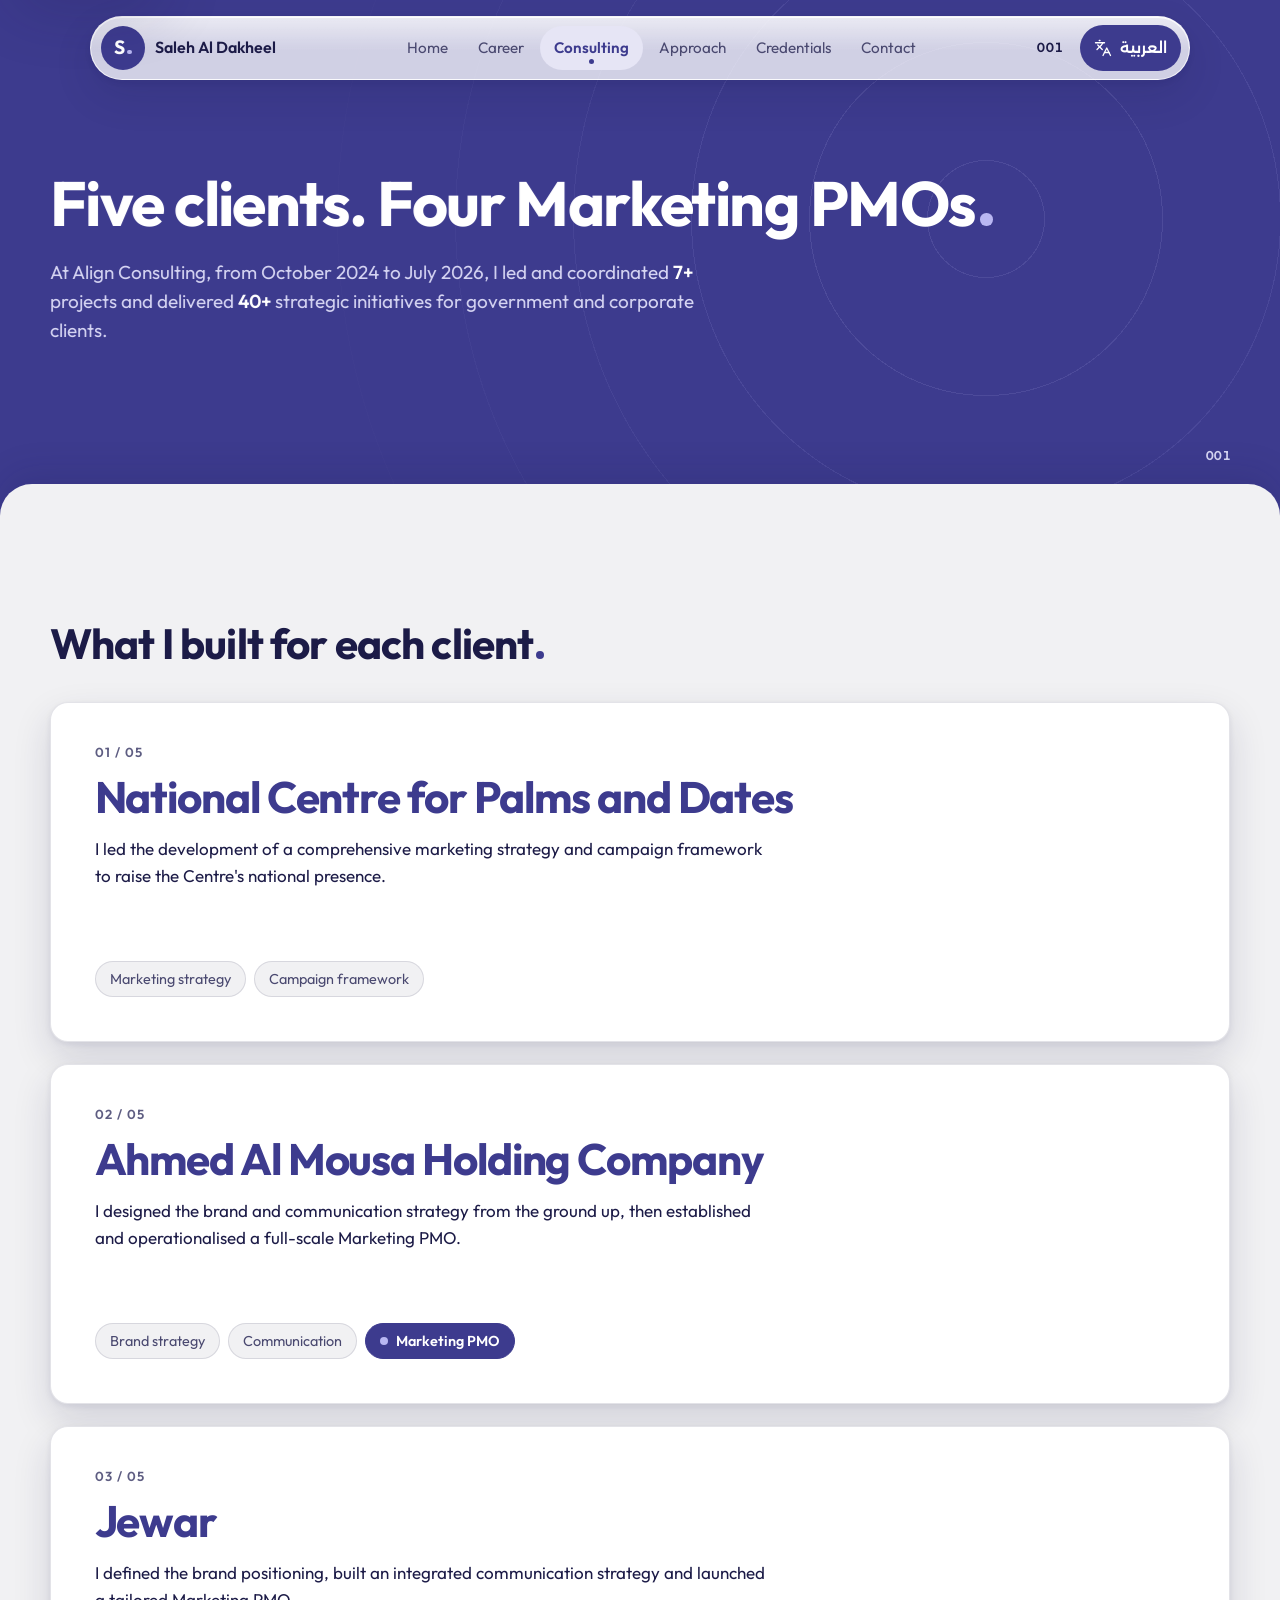
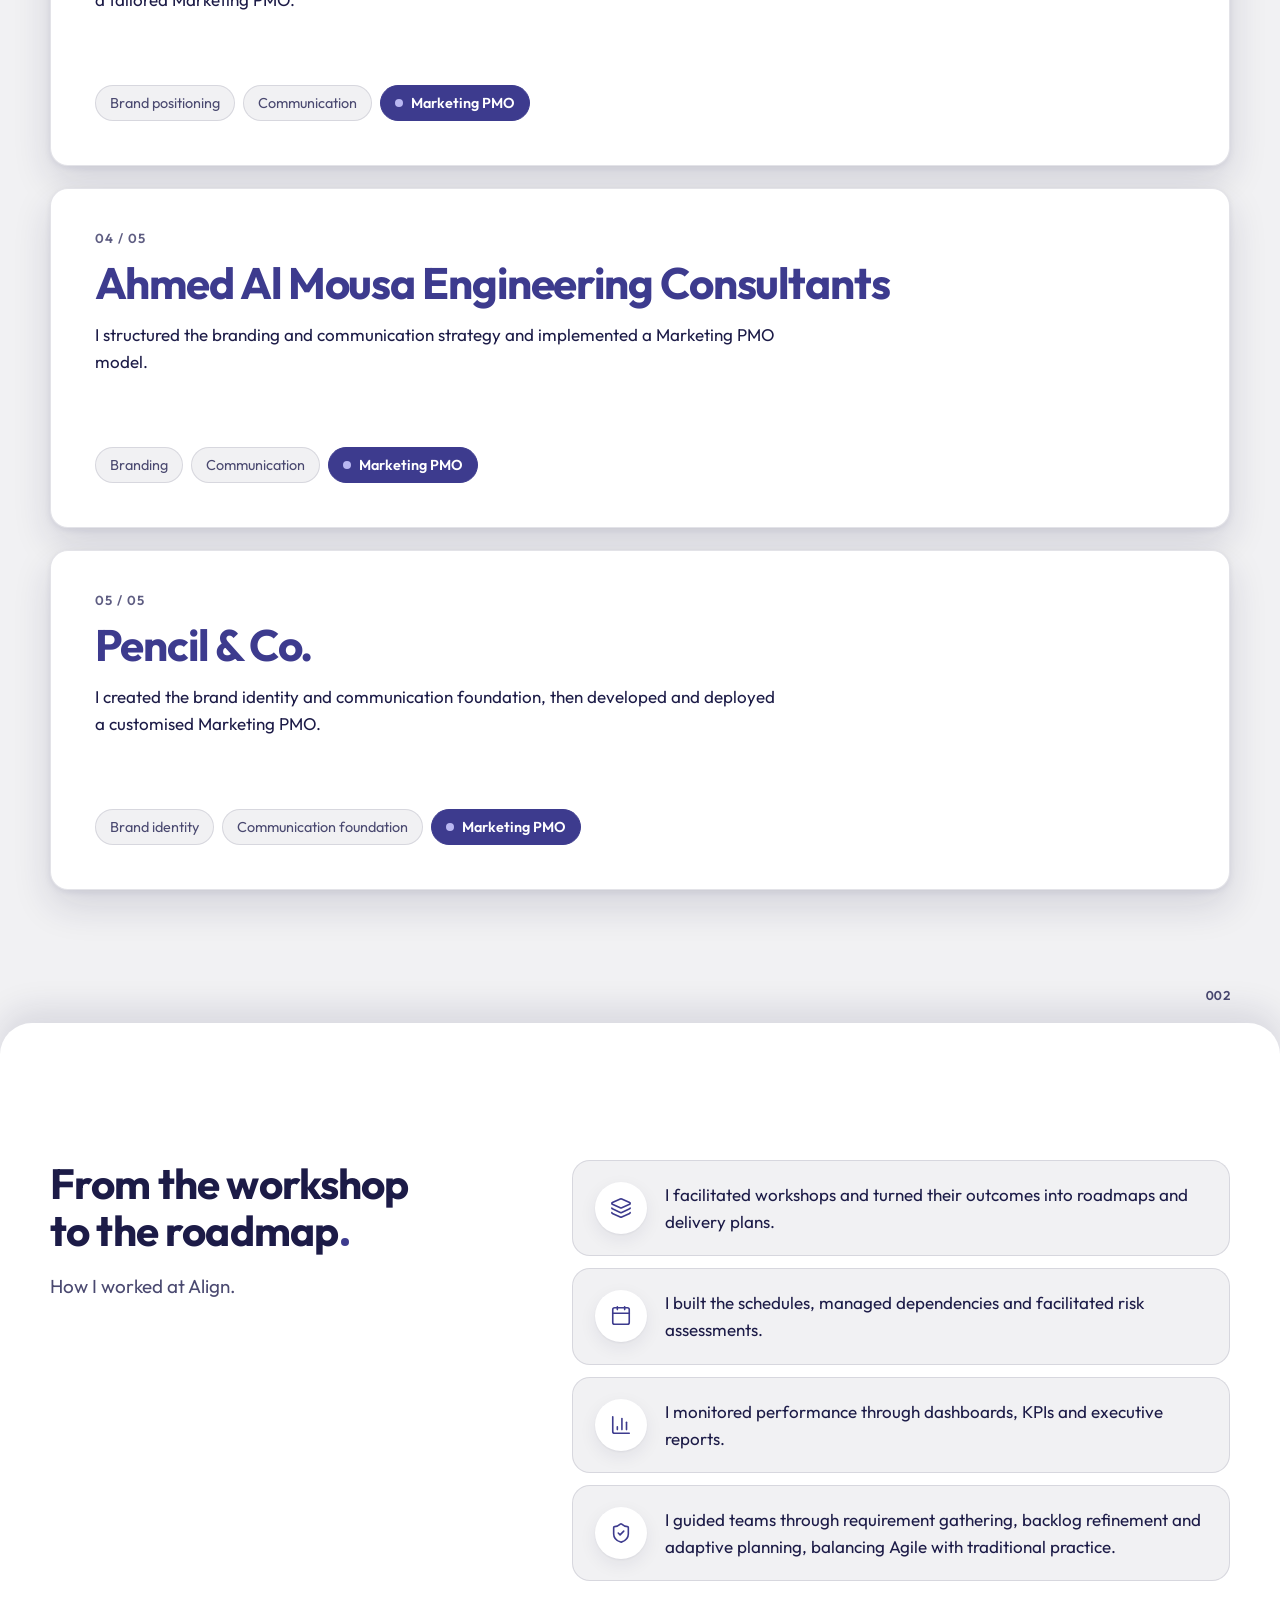
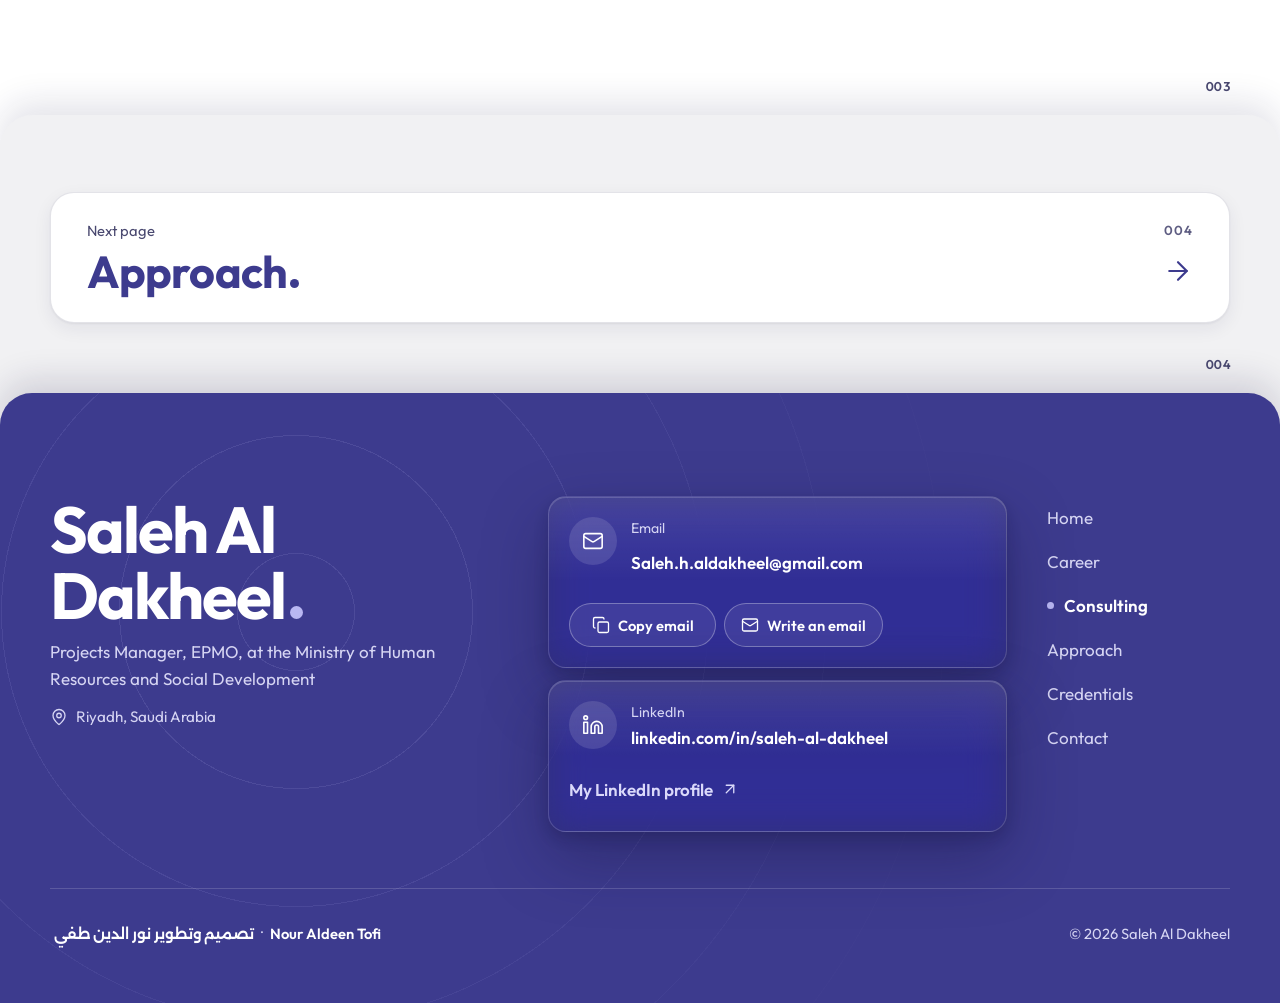
<file: docs/en/consulting.html>
<!doctype html>
<html lang="en" dir="ltr" data-page="consulting" data-alt="../consulting.html">
<head>
<meta charset="utf-8">
<meta name="viewport" content="width=device-width, initial-scale=1, viewport-fit=cover">
<title>Consulting | Saleh Al Dakheel</title>
<meta name="description" content="Saleh Al Dakheel&#x27;s work at Align Consulting: 7+ projects, 40+ strategic initiatives, a Marketing PMO for four clients and a marketing strategy for the National Centre for Palms and Dates.">
<meta name="robots" content="noindex">
<meta name="author" content="Saleh Al Dakheel">
<meta name="theme-color" content="#3D3B8E">
<meta name="color-scheme" content="light">
<meta property="og:type" content="profile">
<meta property="og:site_name" content="Saleh Al Dakheel">
<meta property="og:title" content="Consulting | Saleh Al Dakheel">
<meta property="og:description" content="Saleh Al Dakheel&#x27;s work at Align Consulting: 7+ projects, 40+ strategic initiatives, a Marketing PMO for four clients and a marketing strategy for the National Centre for Palms and Dates.">
<meta property="og:locale" content="en_US">
<meta property="og:locale:alternate" content="ar_SA">
<meta property="og:image:width" content="1200">
<meta property="og:image:height" content="630">
<meta property="og:image:alt" content="Saleh Al Dakheel">
<meta property="profile:first_name" content="Saleh">
<meta property="profile:last_name" content="Al Dakheel">
<meta name="twitter:card" content="summary_large_image">
<link rel="canonical" href="https://nouraldeentofi.github.io/saleh-al-dakheel/en/consulting.html">
<link rel="alternate" hreflang="ar" href="https://nouraldeentofi.github.io/saleh-al-dakheel/consulting.html">
<link rel="alternate" hreflang="en" href="https://nouraldeentofi.github.io/saleh-al-dakheel/en/consulting.html">
<link rel="alternate" hreflang="x-default" href="https://nouraldeentofi.github.io/saleh-al-dakheel/consulting.html">
<meta property="og:url" content="https://nouraldeentofi.github.io/saleh-al-dakheel/en/consulting.html">
<meta property="og:image" content="https://nouraldeentofi.github.io/saleh-al-dakheel/assets/img/og.png">
<meta name="twitter:image" content="https://nouraldeentofi.github.io/saleh-al-dakheel/assets/img/og.png">
<link rel="icon" href="../assets/img/icon.svg" type="image/svg+xml">
<link rel="icon" href="../assets/img/favicon-32.png" sizes="32x32" type="image/png">
<link rel="apple-touch-icon" href="../assets/img/apple-touch-icon.png">
<link rel="preload" href="../assets/fonts/outfit-la-400.woff2" as="font" type="font/woff2" crossorigin>
<link rel="preload" href="../assets/fonts/outfit-la-600.woff2" as="font" type="font/woff2" crossorigin>
<link rel="preload" href="../assets/fonts/outfit-la-700.woff2" as="font" type="font/woff2" crossorigin>
<link rel="stylesheet" href="../assets/style.css?v=984f98ea">
<script>(function(){var d=document.documentElement;d.classList.add('js');try{var p=localStorage.getItem('sd-lang');if(p&&p!==d.lang&&!/[?&]stay/.test(location.search)){location.replace(d.getAttribute('data-alt')+location.hash);}}catch(e){}})();</script>
<script type="application/ld+json">{"@context":"https://schema.org","@graph":[{"@type":"WebSite","@id":"https://nouraldeentofi.github.io/saleh-al-dakheel/#website","url":"https://nouraldeentofi.github.io/saleh-al-dakheel/","name":"Saleh Al Dakheel","alternateName":"صالح الدخيل","inLanguage":["ar","en"],"publisher":{"@id":"https://nouraldeentofi.github.io/saleh-al-dakheel/#person"}},{"@type":"Person","@id":"https://nouraldeentofi.github.io/saleh-al-dakheel/#person","name":"Saleh Al Dakheel","alternateName":["صالح الدخيل","صالح الدخيّل","الدخيل","Saleh Al Dakheel","Saleh Al-Dakheel","Saleh AlDakheel","Saleh Aldakheel","Saleh H. Aldakheel","Saleh H. Al Dakheel","Salih Al Dakheel","Saleh Al Dakhil","Saleh Dakheel","Saleh Aldakhil"],"givenName":"Saleh","familyName":"Al Dakheel","jobTitle":["Projects Manager - EPMO","مدير مشاريع - مكتب إدارة المشاريع المؤسسي"],"description":"Saleh Al Dakheel, Projects Manager at the EPMO of Saudi Arabia's Ministry of Human Resources and Social Development in Riyadh. Leads 18 active projects in the Sakhaa Program. PMP and PMI-PMOCP; chemical engineer from KFUPM.","url":"https://nouraldeentofi.github.io/saleh-al-dakheel/","image":"https://nouraldeentofi.github.io/saleh-al-dakheel/assets/img/og.png","address":{"@type":"PostalAddress","addressLocality":"Riyadh","addressCountry":"SA"},"homeLocation":{"@type":"Place","name":"Riyadh, Saudi Arabia","alternateName":"الرياض"},"worksFor":{"@type":"GovernmentOrganization","name":"Ministry of Human Resources and Social Development","alternateName":["HRSD","وزارة الموارد البشرية والتنمية الاجتماعية","Ministry of Human Resources and Social Development - KSA"],"address":{"@type":"PostalAddress","addressLocality":"Riyadh","addressCountry":"SA"}},"alumniOf":[{"@type":"CollegeOrUniversity","name":"King Fahd University of Petroleum & Minerals","alternateName":["KFUPM","جامعة الملك فهد للبترول والمعادن"]}],"hasOccupation":[{"@type":"Occupation","name":"Projects Manager","alternateName":["Project Manager","مدير مشاريع","مدير مشروع","EPMO Projects Manager","PMO Manager","مدير مشاريع في مكتب إدارة المشاريع"],"occupationLocation":{"@type":"City","name":"Riyadh"}},{"@type":"Occupation","name":"Management Consultant","alternateName":["Consultant","مستشار","مستشار إدارة","Assistant Consultant","مساعد مستشار","PMO Consultant"],"occupationLocation":{"@type":"City","name":"Riyadh"}},{"@type":"Occupation","name":"Chemical Engineer","alternateName":["مهندس كيميائي","Corrosion Engineer","مهندس تآكل"],"occupationLocation":{"@type":"City","name":"Riyadh"}}],"knowsAbout":["Project management","إدارة المشاريع","PMO","Enterprise PMO (EPMO)","مكتب إدارة المشاريع المؤسسي","Portfolio governance","حوكمة المحافظ","Portfolio risk management","إدارة مخاطر المحفظة","KPI reporting","Executive reporting","Stakeholder management","Donor relations","Marketing PMO","Brand and communication strategy","Agile","Waterfall","Hybrid project management","Project scheduling","Risk assessment","Workshop facilitation","Roadmapping","Corrosion engineering","Risk-based inspection (API 580/581)","Fitness for service (API 579/ASME FFS-1)","Chemical engineering","الهندسة الكيميائية","Vision 2030"],"knowsLanguage":[{"@type":"Language","name":"Arabic","alternateName":"ar"},{"@type":"Language","name":"English","alternateName":"en"}],"hasCredential":[{"@type":"EducationalOccupationalCredential","name":"PMO Certified Professional (PMI-PMOCP)","alternateName":"PMO Certified Professional (PMI-PMOCP)","credentialCategory":"certification","recognizedBy":{"@type":"Organization","name":"Project Management Institute","alternateName":"Project Management Institute"},"dateCreated":"2026-05","expires":"2029-05"},{"@type":"EducationalOccupationalCredential","name":"Project Management Professional (PMP)®","alternateName":"Project Management Professional (PMP)®","credentialCategory":"certification","recognizedBy":{"@type":"Organization","name":"Project Management Institute","alternateName":"Project Management Institute"},"dateCreated":"2025-09","expires":"2028-09"},{"@type":"EducationalOccupationalCredential","name":"Professional Accreditation","alternateName":"الاعتماد المهني","credentialCategory":"certification","recognizedBy":{"@type":"Organization","name":"Saudi Council of Engineers","alternateName":"الهيئة السعودية للمهندسين"},"dateCreated":"2024-07","expires":"2028-07"},{"@type":"EducationalOccupationalCredential","name":"McKinsey Forward Program","credentialCategory":"certificate","recognizedBy":{"@type":"Organization","name":"McKinsey & Company","alternateName":"McKinsey & Company"}},{"@type":"EducationalOccupationalCredential","name":"Six Sigma Yellow Belt (SSYB)","credentialCategory":"certificate","recognizedBy":{"@type":"Organization","name":"6sigmastudy","alternateName":"6sigmastudy"}},{"@type":"EducationalOccupationalCredential","name":"Foundational Consulting Skills","credentialCategory":"certificate","recognizedBy":{"@type":"Organization","name":"Mustashar Accelerator","alternateName":"مسرعة مستشار"}},{"@type":"EducationalOccupationalCredential","name":"Foundations of Project Management","credentialCategory":"certificate","recognizedBy":{"@type":"Organization","name":"Coursera","alternateName":"Coursera"}},{"@type":"EducationalOccupationalCredential","name":"Soft Skills Training","credentialCategory":"certificate","recognizedBy":{"@type":"Organization","name":"upGrad KnowledgeHut","alternateName":"upGrad KnowledgeHut"}},{"@type":"EducationalOccupationalCredential","name":"BSc Chemical Engineering","alternateName":"بكالوريوس الهندسة الكيميائية","credentialCategory":"degree","recognizedBy":{"@type":"CollegeOrUniversity","name":"King Fahd University of Petroleum & Minerals"}}],"sameAs":["https://www.linkedin.com/in/saleh-al-dakheel/"],"email":"mailto:Saleh.h.aldakheel@gmail.com"},{"@type":"WebPage","@id":"https://nouraldeentofi.github.io/saleh-al-dakheel/en/consulting.html#page","url":"https://nouraldeentofi.github.io/saleh-al-dakheel/en/consulting.html","name":"Consulting | Saleh Al Dakheel","description":"Saleh Al Dakheel's work at Align Consulting: 7+ projects, 40+ strategic initiatives, a Marketing PMO for four clients and a marketing strategy for the National Centre for Palms and Dates.","inLanguage":"en","isPartOf":{"@id":"https://nouraldeentofi.github.io/saleh-al-dakheel/#website"},"about":{"@id":"https://nouraldeentofi.github.io/saleh-al-dakheel/#person"}},{"@type":"BreadcrumbList","itemListElement":[{"@type":"ListItem","position":1,"name":"Home","item":"https://nouraldeentofi.github.io/saleh-al-dakheel/en/"},{"@type":"ListItem","position":2,"name":"Consulting","item":"https://nouraldeentofi.github.io/saleh-al-dakheel/en/consulting.html"}]}]}</script>
</head>
<body data-page="consulting">
<a class="skip" href="#main">Skip to content</a>
<div class="progress" aria-hidden="true"><span></span></div>
<header class="hdr" id="hdr">
  <div class="pill">
    <a class="brand" href="./">
      <span class="mono" aria-hidden="true"><span class="mono-in"><span class="mono-l">S</span><i class="mono-d"></i></span></span><span class="brand-n">Saleh Al Dakheel</span>
    </a>
    <nav class="nav" aria-label="Main navigation"><a class="nav-a" href="./">Home</a><a class="nav-a" href="career.html">Career</a><a class="nav-a" href="consulting.html" aria-current="page">Consulting</a><a class="nav-a" href="approach.html">Approach</a><a class="nav-a" href="credentials.html">Credentials</a><a class="nav-a" href="contact.html">Contact</a></nav>
    <span class="counter" aria-hidden="true" title="Sheet"><span class="counter-roll"><span>001</span><span>002</span><span>003</span><span>004</span><span>005</span></span></span>
    <a class="lang" href="../consulting.html" hreflang="ar" lang="ar" data-lang="ar"><svg class="ic" viewBox="0 0 24 24" fill="none" stroke="currentColor" stroke-width="1.75" stroke-linecap="round" stroke-linejoin="round" aria-hidden="true" focusable="false"><path d="m5 8 6 6" /> <path d="m4 14 6-6 2-3" /> <path d="M2 5h12" /> <path d="M7 2h1" /> <path d="m22 22-5-10-5 10" /> <path d="M14 18h6" /></svg><span class="lang-l">العربية</span></a>
  </div>
</header>
<main id="main" tabindex="-1">
<section class="sheet sheet--indigo phero" id="top" data-sheet="1" data-stack aria-labelledby="top-h"><i class="shade" aria-hidden="true"></i>
<span class="pno" aria-hidden="true" dir="ltr">001</span>
<div class="ripples" aria-hidden="true"><i></i><i></i><i></i><i></i></div>
<div class="wrap phero-in">
<h1 class="h1 page-title" id="top-h" data-rv="h">Five clients. Four Marketing PMOs⁠<span class="stop"><span class="vh">.</span></span></h1>
<p class="lede" data-rv>At Align Consulting, from October 2024 to July 2026, I led and coordinated <span class="num" dir="ltr"><span class="count" data-to="7">7</span>+</span> projects and delivered <span class="num" dir="ltr"><span class="count" data-to="40">40</span>+</span> strategic initiatives for government and corporate clients.</p>
</div>
</section>
<section class="sheet sheet--paper sheet--engs" id="clients" data-sheet="2" aria-labelledby="clients-h">
<span class="pno" aria-hidden="true" dir="ltr">002</span>
<div class="wrap">
  <h2 class="h2" id="clients-h" data-rv="h">What I built for each client⁠<span class="stop"><span class="vh">.</span></span></h2>
  <ol class="engs"><li class="eng" style="--i:0;--n:5">
  <article class="eng-card"><i class="shade" aria-hidden="true"></i>
    <p class="eng-no" dir="ltr">01 / 05</p>
    <h3 class="eng-name" dir="ltr" lang="en">National Centre for Palms and Dates</h3>
    <p class="eng-t">I led the development of a comprehensive marketing strategy and campaign framework to raise the Centre's national presence.</p>
    <ul class="tags"><li><span>Marketing strategy</span></li><li><span>Campaign framework</span></li></ul>
  </article>
</li><li class="eng" style="--i:1;--n:5">
  <article class="eng-card"><i class="shade" aria-hidden="true"></i>
    <p class="eng-no" dir="ltr">02 / 05</p>
    <h3 class="eng-name" dir="ltr" lang="en">Ahmed Al Mousa Holding Company</h3>
    <p class="eng-t">I designed the brand and communication strategy from the ground up, then established and operationalised a full-scale Marketing PMO.</p>
    <ul class="tags"><li><span>Brand strategy</span></li><li><span>Communication</span></li><li class="tag-pmo"><i aria-hidden="true"></i>Marketing PMO</li></ul>
  </article>
</li><li class="eng" style="--i:2;--n:5">
  <article class="eng-card"><i class="shade" aria-hidden="true"></i>
    <p class="eng-no" dir="ltr">03 / 05</p>
    <h3 class="eng-name" dir="ltr" lang="en">Jewar</h3>
    <p class="eng-t">I defined the brand positioning, built an integrated communication strategy and launched a tailored Marketing PMO.</p>
    <ul class="tags"><li><span>Brand positioning</span></li><li><span>Communication</span></li><li class="tag-pmo"><i aria-hidden="true"></i>Marketing PMO</li></ul>
  </article>
</li><li class="eng" style="--i:3;--n:5">
  <article class="eng-card"><i class="shade" aria-hidden="true"></i>
    <p class="eng-no" dir="ltr">04 / 05</p>
    <h3 class="eng-name" dir="ltr" lang="en">Ahmed Al Mousa Engineering Consultants</h3>
    <p class="eng-t">I structured the branding and communication strategy and implemented a Marketing PMO model.</p>
    <ul class="tags"><li><span>Branding</span></li><li><span>Communication</span></li><li class="tag-pmo"><i aria-hidden="true"></i>Marketing PMO</li></ul>
  </article>
</li><li class="eng" style="--i:4;--n:5">
  <article class="eng-card"><i class="shade" aria-hidden="true"></i>
    <p class="eng-no" dir="ltr">05 / 05</p>
    <h3 class="eng-name" dir="ltr" lang="en">Pencil &amp; Co.</h3>
    <p class="eng-t">I created the brand identity and communication foundation, then developed and deployed a customised Marketing PMO.</p>
    <ul class="tags"><li><span>Brand identity</span></li><li><span>Communication foundation</span></li><li class="tag-pmo"><i aria-hidden="true"></i>Marketing PMO</li></ul>
  </article>
</li></ol>
</div>
</section>
<section class="sheet sheet--white " id="how" data-sheet="3" data-stack aria-labelledby="how-h"><i class="shade" aria-hidden="true"></i>
<span class="pno" aria-hidden="true" dir="ltr">003</span>
<div class="wrap how">
  <div class="how-a">
    <h2 class="h2" id="how-h" data-rv="h">From the workshop to the roadmap⁠<span class="stop"><span class="vh">.</span></span></h2>
    <p class="lede" data-rv>How I worked at Align.</p>
  </div>
  <ul class="how-list"><li class="how-i" data-rv style="--i:0"><span class="how-ic"><svg class="ic" viewBox="0 0 24 24" fill="none" stroke="currentColor" stroke-width="1.75" stroke-linecap="round" stroke-linejoin="round" aria-hidden="true" focusable="false"><path d="M12.83 2.18a2 2 0 0 0-1.66 0L2.6 6.08a1 1 0 0 0 0 1.83l8.58 3.91a2 2 0 0 0 1.66 0l8.58-3.9a1 1 0 0 0 0-1.83z" /> <path d="M2 12a1 1 0 0 0 .58.91l8.6 3.91a2 2 0 0 0 1.65 0l8.58-3.9A1 1 0 0 0 22 12" /> <path d="M2 17a1 1 0 0 0 .58.91l8.6 3.91a2 2 0 0 0 1.65 0l8.58-3.9A1 1 0 0 0 22 17" /></svg></span><p>I facilitated workshops and turned their outcomes into roadmaps and delivery plans.</p></li><li class="how-i" data-rv style="--i:1"><span class="how-ic"><svg class="ic" viewBox="0 0 24 24" fill="none" stroke="currentColor" stroke-width="1.75" stroke-linecap="round" stroke-linejoin="round" aria-hidden="true" focusable="false"><path d="M8 2v3" /> <path d="M16 2v3" /> <rect x="3" y="3" width="18" height="18" rx="2" /> <path d="M3 9h18" /></svg></span><p>I built the schedules, managed dependencies and facilitated risk assessments.</p></li><li class="how-i" data-rv style="--i:2"><span class="how-ic"><svg class="ic" viewBox="0 0 24 24" fill="none" stroke="currentColor" stroke-width="1.75" stroke-linecap="round" stroke-linejoin="round" aria-hidden="true" focusable="false"><path d="M3 3v16a2 2 0 0 0 2 2h16" /> <path d="M18 17V9" /> <path d="M13 17V5" /> <path d="M8 17v-3" /></svg></span><p>I monitored performance through dashboards, KPIs and executive reports.</p></li><li class="how-i" data-rv style="--i:3"><span class="how-ic"><svg class="ic" viewBox="0 0 24 24" fill="none" stroke="currentColor" stroke-width="1.75" stroke-linecap="round" stroke-linejoin="round" aria-hidden="true" focusable="false"><path d="M20 13c0 5-3.5 7.5-7.66 8.95a1 1 0 0 1-.67-.01C7.5 20.5 4 18 4 13V6a1 1 0 0 1 1-1c2 0 4.5-1.2 6.24-2.72a1.17 1.17 0 0 1 1.52 0C14.51 3.81 17 5 19 5a1 1 0 0 1 1 1z" /> <path d="m9 12 2 2 4-4" /></svg></span><p>I guided teams through requirement gathering, backlog refinement and adaptive planning, balancing Agile with traditional practice.</p></li></ul>
</div>
</section>
<section class="sheet sheet--paper sheet--next" id="next" data-sheet="4">
<span class="pno" aria-hidden="true" dir="ltr">004</span>
<div class="wrap"><a class="next" href="approach.html" data-rv><span class="next-k">Next page</span><span class="next-n">Approach<span class="stop"><span class="vh">.</span></span></span><span class="next-no" dir="ltr">004</span><svg class="ic next-ic ic-arrow" viewBox="0 0 24 24" fill="none" stroke="currentColor" stroke-width="1.75" stroke-linecap="round" stroke-linejoin="round" aria-hidden="true" focusable="false"><path d="m12 19-7-7 7-7" /> <path d="M19 12H5" /></svg></a></div>
</section>
</main>
<footer class="foot sheet--indigo" id="foot" data-sheet>
  <div class="ripples ripples--foot" aria-hidden="true"><i></i><i></i><i></i></div>
  <div class="wrap foot-grid">
    <div class="foot-id" data-rv>
      <p class="foot-name">Saleh Al <span class="nw">Dakheel<span class="stop"><span class="vh">.</span></span></span></p>
      <p class="foot-role">Projects Manager, EPMO, at the Ministry of Human Resources and Social Development</p>
      <p class="foot-city"><svg class="ic ic-sm" viewBox="0 0 24 24" fill="none" stroke="currentColor" stroke-width="1.75" stroke-linecap="round" stroke-linejoin="round" aria-hidden="true" focusable="false"><path d="M20 10c0 4.993-5.539 10.193-7.399 11.799a1 1 0 0 1-1.202 0C9.539 20.193 4 14.993 4 10a8 8 0 0 1 16 0" /> <circle cx="12" cy="10" r="3" /></svg><span>Riyadh, Saudi Arabia</span></p>
    </div>
    <div class="foot-cards"><div class="ccard ccard--mail glass-dark" data-rv>
  <span class="ccard-ic"><svg class="ic" viewBox="0 0 24 24" fill="none" stroke="currentColor" stroke-width="1.75" stroke-linecap="round" stroke-linejoin="round" aria-hidden="true" focusable="false"><path d="m22 7-8.991 5.727a2 2 0 0 1-2.009 0L2 7" /> <rect x="2" y="4" width="20" height="16" rx="2" /></svg></span>
  <span class="ccard-k">Email</span>
  <a class="ccard-v" href="mailto:Saleh.h.aldakheel@gmail.com" dir="ltr">Saleh.h.aldakheel@gmail.com</a>
  <span class="ccard-acts">
    <button class="chip copy" type="button" data-copy="Saleh.h.aldakheel@gmail.com"><span class="copy-a"><svg class="ic" viewBox="0 0 24 24" fill="none" stroke="currentColor" stroke-width="1.75" stroke-linecap="round" stroke-linejoin="round" aria-hidden="true" focusable="false"><rect width="14" height="14" x="8" y="8" rx="2" ry="2" /> <path d="M4 16c-1.1 0-2-.9-2-2V4c0-1.1.9-2 2-2h10c1.1 0 2 .9 2 2" /></svg>Copy email</span><span class="copy-b" aria-hidden="true"><svg class="ic" viewBox="0 0 24 24" fill="none" stroke="currentColor" stroke-width="1.75" stroke-linecap="round" stroke-linejoin="round" aria-hidden="true" focusable="false"><path d="M20 6 9 17l-5-5" /></svg>Email copied</span></button>
    <a class="chip" href="mailto:Saleh.h.aldakheel@gmail.com"><svg class="ic" viewBox="0 0 24 24" fill="none" stroke="currentColor" stroke-width="1.75" stroke-linecap="round" stroke-linejoin="round" aria-hidden="true" focusable="false"><path d="m22 7-8.991 5.727a2 2 0 0 1-2.009 0L2 7" /> <rect x="2" y="4" width="20" height="16" rx="2" /></svg>Write an email</a>
  </span>
  <span class="sr-live" aria-live="polite"></span>
</div>
<a class="ccard ccard--li glass-dark" href="https://www.linkedin.com/in/saleh-al-dakheel/" target="_blank" rel="noopener" data-rv>
  <span class="ccard-ic"><svg class="ic" viewBox="0 0 24 24" fill="none" stroke="currentColor" stroke-width="1.75" stroke-linecap="round" stroke-linejoin="round" aria-hidden="true" focusable="false"><path d="M16 8a6 6 0 0 1 6 6v7h-4v-7a2 2 0 0 0-2-2 2 2 0 0 0-2 2v7h-4v-7a6 6 0 0 1 6-6z" /> <rect width="4" height="12" x="2" y="9" /> <circle cx="4" cy="4" r="2" /></svg></span>
  <span class="ccard-k">LinkedIn</span>
  <span class="ccard-v" dir="ltr">linkedin.com/in/saleh-al-dakheel</span>
  <span class="ccard-go">My LinkedIn profile<svg class="ic ic-sm" viewBox="0 0 24 24" fill="none" stroke="currentColor" stroke-width="1.75" stroke-linecap="round" stroke-linejoin="round" aria-hidden="true" focusable="false"><path d="M7 7h10v10" /> <path d="M7 17 17 7" /></svg></span>
</a></div>
    <nav class="fnav" aria-label="Site pages"><a class="fnav-a" href="./">Home</a><a class="fnav-a" href="career.html">Career</a><a class="fnav-a" href="consulting.html" aria-current="page">Consulting</a><a class="fnav-a" href="approach.html">Approach</a><a class="fnav-a" href="credentials.html">Credentials</a><a class="fnav-a" href="contact.html">Contact</a></nav>
  </div>
  <div class="wrap foot-base">
    <p class="maker"><a href="https://nouraldeentofi.com" target="_blank" rel="noopener" lang="ar" dir="rtl">تصميم وتطوير نور الدين طفي</a><span aria-hidden="true"> · </span><a href="https://nouraldeentofi.com" target="_blank" rel="noopener" lang="en" dir="ltr">Nour Aldeen Tofi</a></p>
    <p class="copy-r"><span dir="ltr">© 2026</span> Saleh Al Dakheel</p>
  </div>
</footer>
<div class="menu" id="menu" role="dialog" aria-modal="true" aria-label="Menu" hidden>
  <div class="menu-bg" aria-hidden="true"><div class="ripples"><i></i><i></i><i></i></div></div>
  <div class="menu-in">
    <nav aria-label="Page menu"><ol class="menu-list"><li style="--k:0"><a class="menu-a" href="./"><span class="menu-no" dir="ltr">001</span><span class="menu-n">Home<span class="stop"><span class="vh">.</span></span></span></a></li><li style="--k:1"><a class="menu-a" href="career.html"><span class="menu-no" dir="ltr">002</span><span class="menu-n">Career<span class="stop"><span class="vh">.</span></span></span></a></li><li style="--k:2"><a class="menu-a" href="consulting.html" aria-current="page"><span class="menu-no" dir="ltr">003</span><span class="menu-n">Consulting<span class="stop"><span class="vh">.</span></span></span></a></li><li style="--k:3"><a class="menu-a" href="approach.html"><span class="menu-no" dir="ltr">004</span><span class="menu-n">Approach<span class="stop"><span class="vh">.</span></span></span></a></li><li style="--k:4"><a class="menu-a" href="credentials.html"><span class="menu-no" dir="ltr">005</span><span class="menu-n">Credentials<span class="stop"><span class="vh">.</span></span></span></a></li><li style="--k:5"><a class="menu-a" href="contact.html"><span class="menu-no" dir="ltr">006</span><span class="menu-n">Contact<span class="stop"><span class="vh">.</span></span></span></a></li></ol></nav>
    <div class="menu-foot">
      <a class="chip chip--light" href="../consulting.html" hreflang="ar" lang="ar" data-lang="ar"><svg class="ic" viewBox="0 0 24 24" fill="none" stroke="currentColor" stroke-width="1.75" stroke-linecap="round" stroke-linejoin="round" aria-hidden="true" focusable="false"><path d="m5 8 6 6" /> <path d="m4 14 6-6 2-3" /> <path d="M2 5h12" /> <path d="M7 2h1" /> <path d="m22 22-5-10-5 10" /> <path d="M14 18h6" /></svg>العربية</a>
      <a class="chip chip--light" href="mailto:Saleh.h.aldakheel@gmail.com"><svg class="ic" viewBox="0 0 24 24" fill="none" stroke="currentColor" stroke-width="1.75" stroke-linecap="round" stroke-linejoin="round" aria-hidden="true" focusable="false"><path d="m22 7-8.991 5.727a2 2 0 0 1-2.009 0L2 7" /> <rect x="2" y="4" width="20" height="16" rx="2" /></svg>Email</a>
      <a class="chip chip--light" href="https://www.linkedin.com/in/saleh-al-dakheel/" target="_blank" rel="noopener"><svg class="ic" viewBox="0 0 24 24" fill="none" stroke="currentColor" stroke-width="1.75" stroke-linecap="round" stroke-linejoin="round" aria-hidden="true" focusable="false"><path d="M16 8a6 6 0 0 1 6 6v7h-4v-7a2 2 0 0 0-2-2 2 2 0 0 0-2 2v7h-4v-7a6 6 0 0 1 6-6z" /> <rect width="4" height="12" x="2" y="9" /> <circle cx="4" cy="4" r="2" /></svg>LinkedIn</a>
    </div>
  </div>
</div>
<div class="cap" id="cap">
  <button class="cap-dot" id="capDot" type="button" aria-expanded="false" aria-controls="menu">
    <span class="cap-ic" aria-hidden="true"><span class="cap-dot-i"></span><svg class="ic cap-x" viewBox="0 0 24 24" fill="none" stroke="currentColor" stroke-width="1.75" stroke-linecap="round" stroke-linejoin="round" aria-hidden="true" focusable="false"><path d="M18 6 6 18" /> <path d="m6 6 12 12" /></svg></span>
    <span class="lbl"><span class="cap-l1">Menu</span><span class="cap-l2">Close</span></span>
  </button>
  <a class="cap-act" id="capAct" href="mailto:Saleh.h.aldakheel@gmail.com" tabindex="-1" aria-hidden="true"><svg class="ic" viewBox="0 0 24 24" fill="none" stroke="currentColor" stroke-width="1.75" stroke-linecap="round" stroke-linejoin="round" aria-hidden="true" focusable="false"><path d="m22 7-8.991 5.727a2 2 0 0 1-2.009 0L2 7" /> <rect x="2" y="4" width="20" height="16" rx="2" /></svg><span>Email me</span></a>
</div>
<script src="../assets/site.js?v=b9ac4fa8" defer></script>
</body>
</html>
</file>
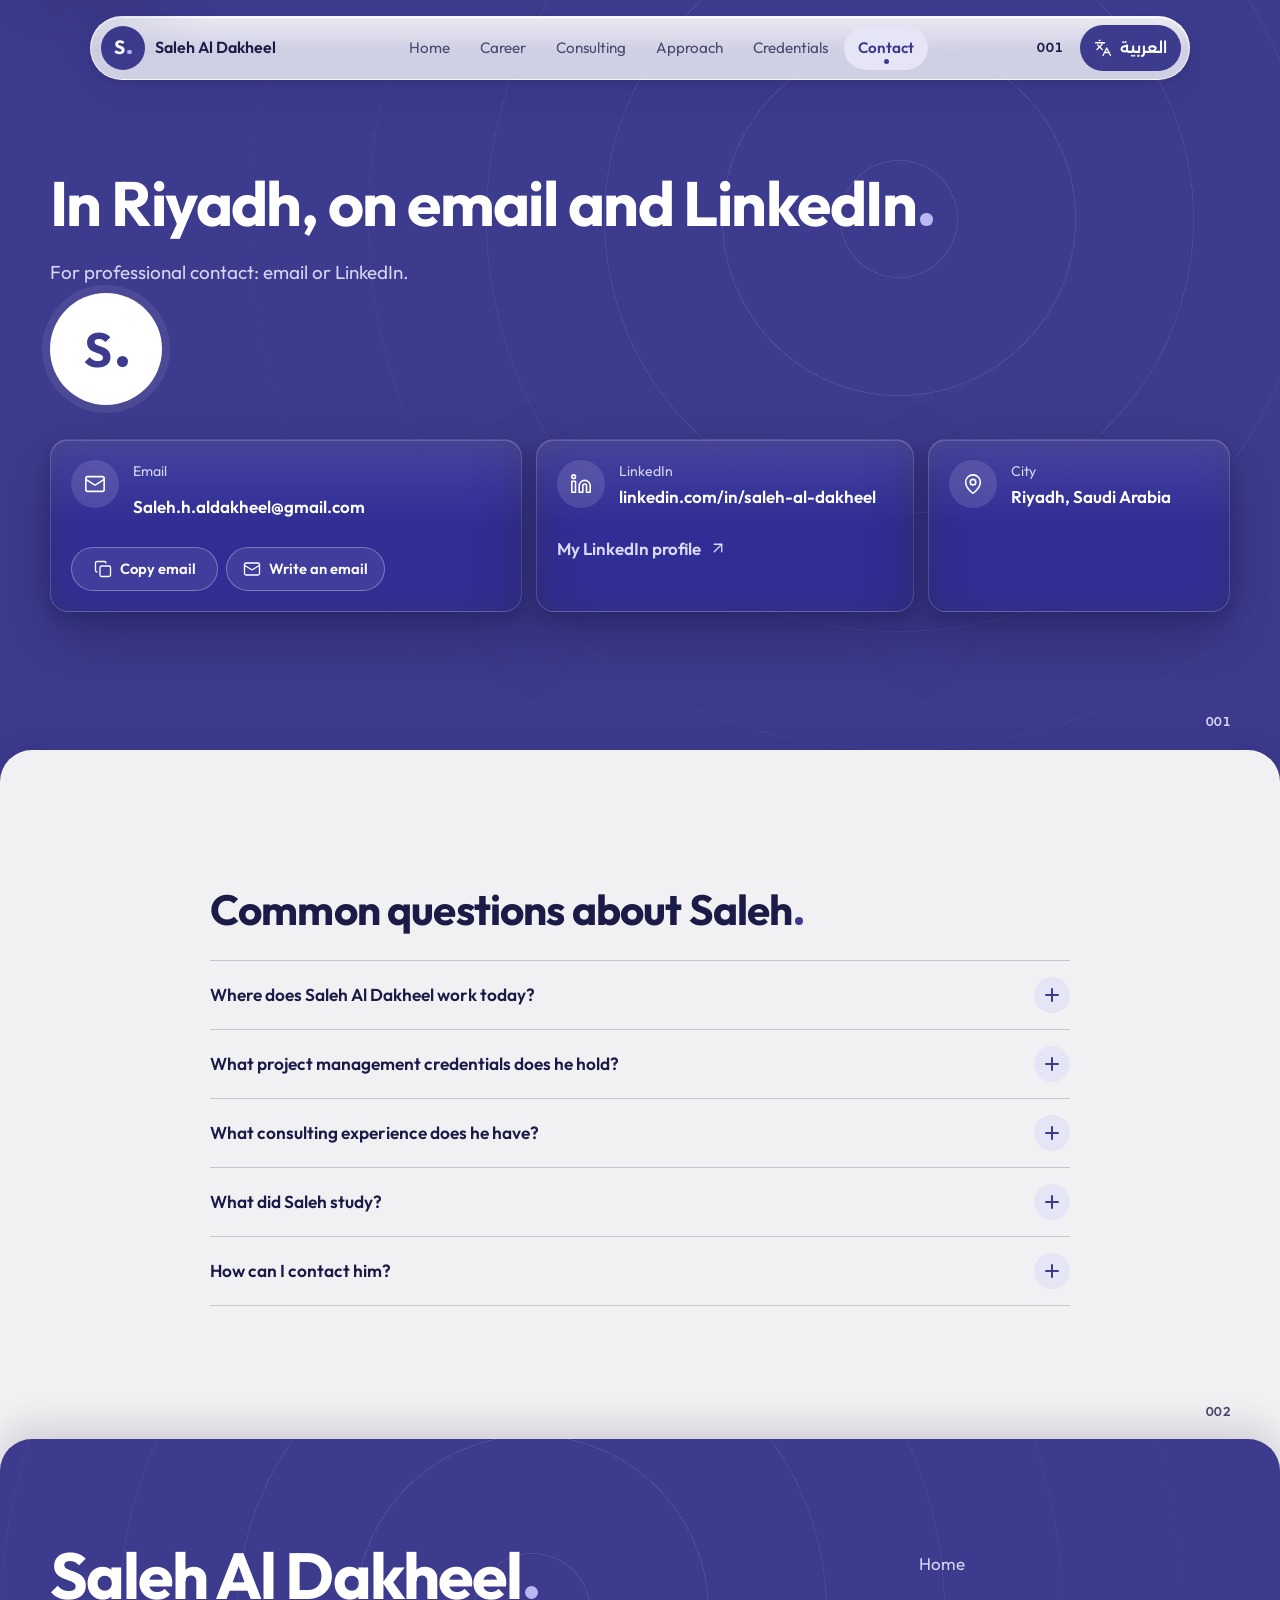
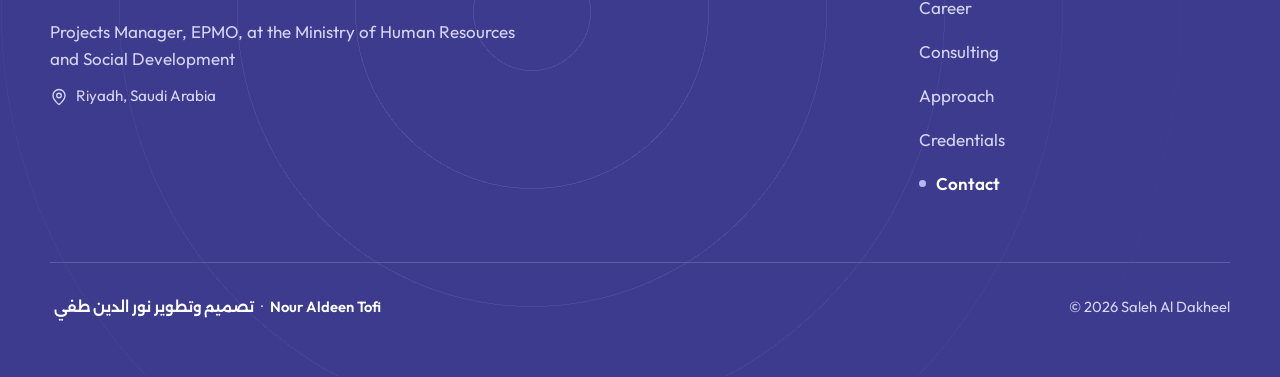
<file: docs/en/contact.html>
<!doctype html>
<html lang="en" dir="ltr" data-page="contact" data-alt="../contact.html">
<head>
<meta charset="utf-8">
<meta name="viewport" content="width=device-width, initial-scale=1, viewport-fit=cover">
<title>Contact | Saleh Al Dakheel</title>
<meta name="description" content="Contact Saleh Al Dakheel by email or on LinkedIn. Riyadh, Saudi Arabia.">
<meta name="robots" content="noindex">
<meta name="author" content="Saleh Al Dakheel">
<meta name="theme-color" content="#3D3B8E">
<meta name="color-scheme" content="light">
<meta property="og:type" content="profile">
<meta property="og:site_name" content="Saleh Al Dakheel">
<meta property="og:title" content="Contact | Saleh Al Dakheel">
<meta property="og:description" content="Contact Saleh Al Dakheel by email or on LinkedIn. Riyadh, Saudi Arabia.">
<meta property="og:locale" content="en_US">
<meta property="og:locale:alternate" content="ar_SA">
<meta property="og:image:width" content="1200">
<meta property="og:image:height" content="630">
<meta property="og:image:alt" content="Saleh Al Dakheel">
<meta property="profile:first_name" content="Saleh">
<meta property="profile:last_name" content="Al Dakheel">
<meta name="twitter:card" content="summary_large_image">
<link rel="canonical" href="https://nouraldeentofi.github.io/saleh-al-dakheel/en/contact.html">
<link rel="alternate" hreflang="ar" href="https://nouraldeentofi.github.io/saleh-al-dakheel/contact.html">
<link rel="alternate" hreflang="en" href="https://nouraldeentofi.github.io/saleh-al-dakheel/en/contact.html">
<link rel="alternate" hreflang="x-default" href="https://nouraldeentofi.github.io/saleh-al-dakheel/contact.html">
<meta property="og:url" content="https://nouraldeentofi.github.io/saleh-al-dakheel/en/contact.html">
<meta property="og:image" content="https://nouraldeentofi.github.io/saleh-al-dakheel/assets/img/og.png">
<meta name="twitter:image" content="https://nouraldeentofi.github.io/saleh-al-dakheel/assets/img/og.png">
<link rel="icon" href="../assets/img/icon.svg" type="image/svg+xml">
<link rel="icon" href="../assets/img/favicon-32.png" sizes="32x32" type="image/png">
<link rel="apple-touch-icon" href="../assets/img/apple-touch-icon.png">
<link rel="preload" href="../assets/fonts/outfit-la-400.woff2" as="font" type="font/woff2" crossorigin>
<link rel="preload" href="../assets/fonts/outfit-la-600.woff2" as="font" type="font/woff2" crossorigin>
<link rel="preload" href="../assets/fonts/outfit-la-700.woff2" as="font" type="font/woff2" crossorigin>
<link rel="stylesheet" href="../assets/style.css?v=984f98ea">
<script>(function(){var d=document.documentElement;d.classList.add('js');try{var p=localStorage.getItem('sd-lang');if(p&&p!==d.lang&&!/[?&]stay/.test(location.search)){location.replace(d.getAttribute('data-alt')+location.hash);}}catch(e){}})();</script>
<script type="application/ld+json">{"@context":"https://schema.org","@graph":[{"@type":"WebSite","@id":"https://nouraldeentofi.github.io/saleh-al-dakheel/#website","url":"https://nouraldeentofi.github.io/saleh-al-dakheel/","name":"Saleh Al Dakheel","alternateName":"صالح الدخيل","inLanguage":["ar","en"],"publisher":{"@id":"https://nouraldeentofi.github.io/saleh-al-dakheel/#person"}},{"@type":"Person","@id":"https://nouraldeentofi.github.io/saleh-al-dakheel/#person","name":"Saleh Al Dakheel","alternateName":["صالح الدخيل","صالح الدخيّل","الدخيل","Saleh Al Dakheel","Saleh Al-Dakheel","Saleh AlDakheel","Saleh Aldakheel","Saleh H. Aldakheel","Saleh H. Al Dakheel","Salih Al Dakheel","Saleh Al Dakhil","Saleh Dakheel","Saleh Aldakhil"],"givenName":"Saleh","familyName":"Al Dakheel","jobTitle":["Projects Manager - EPMO","مدير مشاريع - مكتب إدارة المشاريع المؤسسي"],"description":"Saleh Al Dakheel, Projects Manager at the EPMO of Saudi Arabia's Ministry of Human Resources and Social Development in Riyadh. Leads 18 active projects in the Sakhaa Program. PMP and PMI-PMOCP; chemical engineer from KFUPM.","url":"https://nouraldeentofi.github.io/saleh-al-dakheel/","image":"https://nouraldeentofi.github.io/saleh-al-dakheel/assets/img/og.png","address":{"@type":"PostalAddress","addressLocality":"Riyadh","addressCountry":"SA"},"homeLocation":{"@type":"Place","name":"Riyadh, Saudi Arabia","alternateName":"الرياض"},"worksFor":{"@type":"GovernmentOrganization","name":"Ministry of Human Resources and Social Development","alternateName":["HRSD","وزارة الموارد البشرية والتنمية الاجتماعية","Ministry of Human Resources and Social Development - KSA"],"address":{"@type":"PostalAddress","addressLocality":"Riyadh","addressCountry":"SA"}},"alumniOf":[{"@type":"CollegeOrUniversity","name":"King Fahd University of Petroleum & Minerals","alternateName":["KFUPM","جامعة الملك فهد للبترول والمعادن"]}],"hasOccupation":[{"@type":"Occupation","name":"Projects Manager","alternateName":["Project Manager","مدير مشاريع","مدير مشروع","EPMO Projects Manager","PMO Manager","مدير مشاريع في مكتب إدارة المشاريع"],"occupationLocation":{"@type":"City","name":"Riyadh"}},{"@type":"Occupation","name":"Management Consultant","alternateName":["Consultant","مستشار","مستشار إدارة","Assistant Consultant","مساعد مستشار","PMO Consultant"],"occupationLocation":{"@type":"City","name":"Riyadh"}},{"@type":"Occupation","name":"Chemical Engineer","alternateName":["مهندس كيميائي","Corrosion Engineer","مهندس تآكل"],"occupationLocation":{"@type":"City","name":"Riyadh"}}],"knowsAbout":["Project management","إدارة المشاريع","PMO","Enterprise PMO (EPMO)","مكتب إدارة المشاريع المؤسسي","Portfolio governance","حوكمة المحافظ","Portfolio risk management","إدارة مخاطر المحفظة","KPI reporting","Executive reporting","Stakeholder management","Donor relations","Marketing PMO","Brand and communication strategy","Agile","Waterfall","Hybrid project management","Project scheduling","Risk assessment","Workshop facilitation","Roadmapping","Corrosion engineering","Risk-based inspection (API 580/581)","Fitness for service (API 579/ASME FFS-1)","Chemical engineering","الهندسة الكيميائية","Vision 2030"],"knowsLanguage":[{"@type":"Language","name":"Arabic","alternateName":"ar"},{"@type":"Language","name":"English","alternateName":"en"}],"hasCredential":[{"@type":"EducationalOccupationalCredential","name":"PMO Certified Professional (PMI-PMOCP)","alternateName":"PMO Certified Professional (PMI-PMOCP)","credentialCategory":"certification","recognizedBy":{"@type":"Organization","name":"Project Management Institute","alternateName":"Project Management Institute"},"dateCreated":"2026-05","expires":"2029-05"},{"@type":"EducationalOccupationalCredential","name":"Project Management Professional (PMP)®","alternateName":"Project Management Professional (PMP)®","credentialCategory":"certification","recognizedBy":{"@type":"Organization","name":"Project Management Institute","alternateName":"Project Management Institute"},"dateCreated":"2025-09","expires":"2028-09"},{"@type":"EducationalOccupationalCredential","name":"Professional Accreditation","alternateName":"الاعتماد المهني","credentialCategory":"certification","recognizedBy":{"@type":"Organization","name":"Saudi Council of Engineers","alternateName":"الهيئة السعودية للمهندسين"},"dateCreated":"2024-07","expires":"2028-07"},{"@type":"EducationalOccupationalCredential","name":"McKinsey Forward Program","credentialCategory":"certificate","recognizedBy":{"@type":"Organization","name":"McKinsey & Company","alternateName":"McKinsey & Company"}},{"@type":"EducationalOccupationalCredential","name":"Six Sigma Yellow Belt (SSYB)","credentialCategory":"certificate","recognizedBy":{"@type":"Organization","name":"6sigmastudy","alternateName":"6sigmastudy"}},{"@type":"EducationalOccupationalCredential","name":"Foundational Consulting Skills","credentialCategory":"certificate","recognizedBy":{"@type":"Organization","name":"Mustashar Accelerator","alternateName":"مسرعة مستشار"}},{"@type":"EducationalOccupationalCredential","name":"Foundations of Project Management","credentialCategory":"certificate","recognizedBy":{"@type":"Organization","name":"Coursera","alternateName":"Coursera"}},{"@type":"EducationalOccupationalCredential","name":"Soft Skills Training","credentialCategory":"certificate","recognizedBy":{"@type":"Organization","name":"upGrad KnowledgeHut","alternateName":"upGrad KnowledgeHut"}},{"@type":"EducationalOccupationalCredential","name":"BSc Chemical Engineering","alternateName":"بكالوريوس الهندسة الكيميائية","credentialCategory":"degree","recognizedBy":{"@type":"CollegeOrUniversity","name":"King Fahd University of Petroleum & Minerals"}}],"sameAs":["https://www.linkedin.com/in/saleh-al-dakheel/"],"email":"mailto:Saleh.h.aldakheel@gmail.com"},{"@type":"WebPage","@id":"https://nouraldeentofi.github.io/saleh-al-dakheel/en/contact.html#page","url":"https://nouraldeentofi.github.io/saleh-al-dakheel/en/contact.html","name":"Contact | Saleh Al Dakheel","description":"Contact Saleh Al Dakheel by email or on LinkedIn. Riyadh, Saudi Arabia.","inLanguage":"en","isPartOf":{"@id":"https://nouraldeentofi.github.io/saleh-al-dakheel/#website"},"about":{"@id":"https://nouraldeentofi.github.io/saleh-al-dakheel/#person"}},{"@type":"BreadcrumbList","itemListElement":[{"@type":"ListItem","position":1,"name":"Home","item":"https://nouraldeentofi.github.io/saleh-al-dakheel/en/"},{"@type":"ListItem","position":2,"name":"Contact","item":"https://nouraldeentofi.github.io/saleh-al-dakheel/en/contact.html"}]},{"@type":"FAQPage","@id":"https://nouraldeentofi.github.io/saleh-al-dakheel/en/contact.html#faq","mainEntity":[{"@type":"Question","name":"Where does Saleh Al Dakheel work today?","acceptedAnswer":{"@type":"Answer","text":"He is a Projects Manager in the EPMO of the Ministry of Human Resources and Social Development in Riyadh, since July 2026. He leads 18 active projects and oversees the enablement of 82 in the Sakhaa Program."}},{"@type":"Question","name":"What project management credentials does he hold?","acceptedAnswer":{"@type":"Answer","text":"The PMP from PMI (September 2025), the PMI-PMOCP (May 2026), a Six Sigma Yellow Belt, the McKinsey Forward Program, and a professional accreditation from the Saudi Council of Engineers."}},{"@type":"Question","name":"What consulting experience does he have?","acceptedAnswer":{"@type":"Answer","text":"One year and ten months at Align Consulting in Dammam, as Assistant Consultant and then Consultant: 7+ projects, 40+ strategic initiatives and a Marketing PMO framework, for clients including the National Centre for Palms and Dates, Ahmed Al Mousa Holding Company, Jewar, Ahmed Al Mousa Engineering Consultants and Pencil & Co."}},{"@type":"Question","name":"What did Saleh study?","acceptedAnswer":{"@type":"Answer","text":"A BSc in Chemical Engineering from King Fahd University of Petroleum & Minerals (2018–2024). In 2023 he trained at Saudi Aramco as a corrosion engineer in the Northern Area Pipeline Department."}},{"@type":"Question","name":"How can I contact him?","acceptedAnswer":{"@type":"Answer","text":"By email at Saleh.h.aldakheel@gmail.com, or with a message on LinkedIn."}}]}]}</script>
</head>
<body data-page="contact">
<a class="skip" href="#main">Skip to content</a>
<div class="progress" aria-hidden="true"><span></span></div>
<header class="hdr" id="hdr">
  <div class="pill">
    <a class="brand" href="./">
      <span class="mono" aria-hidden="true"><span class="mono-in"><span class="mono-l">S</span><i class="mono-d"></i></span></span><span class="brand-n">Saleh Al Dakheel</span>
    </a>
    <nav class="nav" aria-label="Main navigation"><a class="nav-a" href="./">Home</a><a class="nav-a" href="career.html">Career</a><a class="nav-a" href="consulting.html">Consulting</a><a class="nav-a" href="approach.html">Approach</a><a class="nav-a" href="credentials.html">Credentials</a><a class="nav-a" href="contact.html" aria-current="page">Contact</a></nav>
    <span class="counter" aria-hidden="true" title="Sheet"><span class="counter-roll"><span>001</span><span>002</span><span>003</span></span></span>
    <a class="lang" href="../contact.html" hreflang="ar" lang="ar" data-lang="ar"><svg class="ic" viewBox="0 0 24 24" fill="none" stroke="currentColor" stroke-width="1.75" stroke-linecap="round" stroke-linejoin="round" aria-hidden="true" focusable="false"><path d="m5 8 6 6" /> <path d="m4 14 6-6 2-3" /> <path d="M2 5h12" /> <path d="M7 2h1" /> <path d="m22 22-5-10-5 10" /> <path d="M14 18h6" /></svg><span class="lang-l">العربية</span></a>
  </div>
</header>
<main id="main" tabindex="-1">
<section class="sheet sheet--indigo phero" id="top" data-sheet="1" data-stack aria-labelledby="top-h"><i class="shade" aria-hidden="true"></i>
<span class="pno" aria-hidden="true" dir="ltr">001</span>
<div class="ripples" aria-hidden="true"><i></i><i></i><i></i><i></i></div>
<div class="wrap phero-in">
<h1 class="h1 page-title" id="top-h" data-rv="h">In Riyadh, on email and LinkedIn⁠<span class="stop"><span class="vh">.</span></span></h1>
<p class="lede" data-rv>For professional contact: email or LinkedIn.</p><div class="contact-mono" data-rv="pop"><span class="mono mono--xl" aria-hidden="true"><span class="mono-in"><span class="mono-l">S</span><i class="mono-d"></i></span></span></div><div class="ccards"><div class="ccard ccard--mail glass-dark" data-rv>
  <span class="ccard-ic"><svg class="ic" viewBox="0 0 24 24" fill="none" stroke="currentColor" stroke-width="1.75" stroke-linecap="round" stroke-linejoin="round" aria-hidden="true" focusable="false"><path d="m22 7-8.991 5.727a2 2 0 0 1-2.009 0L2 7" /> <rect x="2" y="4" width="20" height="16" rx="2" /></svg></span>
  <span class="ccard-k">Email</span>
  <a class="ccard-v" href="mailto:Saleh.h.aldakheel@gmail.com" dir="ltr">Saleh.h.aldakheel@gmail.com</a>
  <span class="ccard-acts">
    <button class="chip copy" type="button" data-copy="Saleh.h.aldakheel@gmail.com"><span class="copy-a"><svg class="ic" viewBox="0 0 24 24" fill="none" stroke="currentColor" stroke-width="1.75" stroke-linecap="round" stroke-linejoin="round" aria-hidden="true" focusable="false"><rect width="14" height="14" x="8" y="8" rx="2" ry="2" /> <path d="M4 16c-1.1 0-2-.9-2-2V4c0-1.1.9-2 2-2h10c1.1 0 2 .9 2 2" /></svg>Copy email</span><span class="copy-b" aria-hidden="true"><svg class="ic" viewBox="0 0 24 24" fill="none" stroke="currentColor" stroke-width="1.75" stroke-linecap="round" stroke-linejoin="round" aria-hidden="true" focusable="false"><path d="M20 6 9 17l-5-5" /></svg>Email copied</span></button>
    <a class="chip" href="mailto:Saleh.h.aldakheel@gmail.com"><svg class="ic" viewBox="0 0 24 24" fill="none" stroke="currentColor" stroke-width="1.75" stroke-linecap="round" stroke-linejoin="round" aria-hidden="true" focusable="false"><path d="m22 7-8.991 5.727a2 2 0 0 1-2.009 0L2 7" /> <rect x="2" y="4" width="20" height="16" rx="2" /></svg>Write an email</a>
  </span>
  <span class="sr-live" aria-live="polite"></span>
</div>
<a class="ccard ccard--li glass-dark" href="https://www.linkedin.com/in/saleh-al-dakheel/" target="_blank" rel="noopener" data-rv>
  <span class="ccard-ic"><svg class="ic" viewBox="0 0 24 24" fill="none" stroke="currentColor" stroke-width="1.75" stroke-linecap="round" stroke-linejoin="round" aria-hidden="true" focusable="false"><path d="M16 8a6 6 0 0 1 6 6v7h-4v-7a2 2 0 0 0-2-2 2 2 0 0 0-2 2v7h-4v-7a6 6 0 0 1 6-6z" /> <rect width="4" height="12" x="2" y="9" /> <circle cx="4" cy="4" r="2" /></svg></span>
  <span class="ccard-k">LinkedIn</span>
  <span class="ccard-v" dir="ltr">linkedin.com/in/saleh-al-dakheel</span>
  <span class="ccard-go">My LinkedIn profile<svg class="ic ic-sm" viewBox="0 0 24 24" fill="none" stroke="currentColor" stroke-width="1.75" stroke-linecap="round" stroke-linejoin="round" aria-hidden="true" focusable="false"><path d="M7 7h10v10" /> <path d="M7 17 17 7" /></svg></span>
</a><div class="ccard ccard--city glass-dark" data-rv><span class="ccard-ic"><svg class="ic" viewBox="0 0 24 24" fill="none" stroke="currentColor" stroke-width="1.75" stroke-linecap="round" stroke-linejoin="round" aria-hidden="true" focusable="false"><path d="M20 10c0 4.993-5.539 10.193-7.399 11.799a1 1 0 0 1-1.202 0C9.539 20.193 4 14.993 4 10a8 8 0 0 1 16 0" /> <circle cx="12" cy="10" r="3" /></svg></span><span class="ccard-k">City</span><span class="ccard-v">Riyadh, Saudi Arabia</span></div></div>
</div>
</section>
<section class="sheet sheet--paper " id="faq" data-sheet="2" aria-labelledby="faq-h">
<span class="pno" aria-hidden="true" dir="ltr">002</span>
<div class="wrap narrow">
  <h2 class="h2" id="faq-h" data-rv="h">Common questions about Saleh⁠<span class="stop"><span class="vh">.</span></span></h2>
  <div class="faq"><div class="faq-i" data-rv style="--i:0">
  <h3 class="faq-h"><button class="faq-q" type="button" aria-expanded="false" aria-controls="faq-0"><span>Where does Saleh Al Dakheel work today?</span><span class="faq-pm" aria-hidden="true"></span></button></h3>
  <div class="more" id="faq-0"><div class="more-in"><p class="faq-a">He is a Projects Manager in the EPMO of the Ministry of Human Resources and Social Development in Riyadh, since July 2026. He leads 18 active projects and oversees the enablement of 82 in the Sakhaa Program.</p></div></div>
</div><div class="faq-i" data-rv style="--i:1">
  <h3 class="faq-h"><button class="faq-q" type="button" aria-expanded="false" aria-controls="faq-1"><span>What project management credentials does he hold?</span><span class="faq-pm" aria-hidden="true"></span></button></h3>
  <div class="more" id="faq-1"><div class="more-in"><p class="faq-a">The PMP from PMI (September 2025), the PMI-PMOCP (May 2026), a Six Sigma Yellow Belt, the McKinsey Forward Program, and a professional accreditation from the Saudi Council of Engineers.</p></div></div>
</div><div class="faq-i" data-rv style="--i:2">
  <h3 class="faq-h"><button class="faq-q" type="button" aria-expanded="false" aria-controls="faq-2"><span>What consulting experience does he have?</span><span class="faq-pm" aria-hidden="true"></span></button></h3>
  <div class="more" id="faq-2"><div class="more-in"><p class="faq-a">One year and ten months at Align Consulting in Dammam, as Assistant Consultant and then Consultant: 7+ projects, 40+ strategic initiatives and a Marketing PMO framework, for clients including the National Centre for Palms and Dates, Ahmed Al Mousa Holding Company, Jewar, Ahmed Al Mousa Engineering Consultants and Pencil &amp; Co.</p></div></div>
</div><div class="faq-i" data-rv style="--i:3">
  <h3 class="faq-h"><button class="faq-q" type="button" aria-expanded="false" aria-controls="faq-3"><span>What did Saleh study?</span><span class="faq-pm" aria-hidden="true"></span></button></h3>
  <div class="more" id="faq-3"><div class="more-in"><p class="faq-a">A BSc in Chemical Engineering from King Fahd University of Petroleum &amp; Minerals (2018–2024). In 2023 he trained at Saudi Aramco as a corrosion engineer in the Northern Area Pipeline Department.</p></div></div>
</div><div class="faq-i" data-rv style="--i:4">
  <h3 class="faq-h"><button class="faq-q" type="button" aria-expanded="false" aria-controls="faq-4"><span>How can I contact him?</span><span class="faq-pm" aria-hidden="true"></span></button></h3>
  <div class="more" id="faq-4"><div class="more-in"><p class="faq-a">By email at Saleh.h.aldakheel@gmail.com, or with a message on LinkedIn.</p></div></div>
</div></div>
</div>
</section>
</main>
<footer class="foot sheet--indigo" id="foot" data-sheet>
  <div class="ripples ripples--foot" aria-hidden="true"><i></i><i></i><i></i></div>
  <div class="wrap foot-grid foot-grid--slim">
    <div class="foot-id" data-rv>
      <p class="foot-name">Saleh Al <span class="nw">Dakheel<span class="stop"><span class="vh">.</span></span></span></p>
      <p class="foot-role">Projects Manager, EPMO, at the Ministry of Human Resources and Social Development</p>
      <p class="foot-city"><svg class="ic ic-sm" viewBox="0 0 24 24" fill="none" stroke="currentColor" stroke-width="1.75" stroke-linecap="round" stroke-linejoin="round" aria-hidden="true" focusable="false"><path d="M20 10c0 4.993-5.539 10.193-7.399 11.799a1 1 0 0 1-1.202 0C9.539 20.193 4 14.993 4 10a8 8 0 0 1 16 0" /> <circle cx="12" cy="10" r="3" /></svg><span>Riyadh, Saudi Arabia</span></p>
    </div>
    
    <nav class="fnav" aria-label="Site pages"><a class="fnav-a" href="./">Home</a><a class="fnav-a" href="career.html">Career</a><a class="fnav-a" href="consulting.html">Consulting</a><a class="fnav-a" href="approach.html">Approach</a><a class="fnav-a" href="credentials.html">Credentials</a><a class="fnav-a" href="contact.html" aria-current="page">Contact</a></nav>
  </div>
  <div class="wrap foot-base">
    <p class="maker"><a href="https://nouraldeentofi.com" target="_blank" rel="noopener" lang="ar" dir="rtl">تصميم وتطوير نور الدين طفي</a><span aria-hidden="true"> · </span><a href="https://nouraldeentofi.com" target="_blank" rel="noopener" lang="en" dir="ltr">Nour Aldeen Tofi</a></p>
    <p class="copy-r"><span dir="ltr">© 2026</span> Saleh Al Dakheel</p>
  </div>
</footer>
<div class="menu" id="menu" role="dialog" aria-modal="true" aria-label="Menu" hidden>
  <div class="menu-bg" aria-hidden="true"><div class="ripples"><i></i><i></i><i></i></div></div>
  <div class="menu-in">
    <nav aria-label="Page menu"><ol class="menu-list"><li style="--k:0"><a class="menu-a" href="./"><span class="menu-no" dir="ltr">001</span><span class="menu-n">Home<span class="stop"><span class="vh">.</span></span></span></a></li><li style="--k:1"><a class="menu-a" href="career.html"><span class="menu-no" dir="ltr">002</span><span class="menu-n">Career<span class="stop"><span class="vh">.</span></span></span></a></li><li style="--k:2"><a class="menu-a" href="consulting.html"><span class="menu-no" dir="ltr">003</span><span class="menu-n">Consulting<span class="stop"><span class="vh">.</span></span></span></a></li><li style="--k:3"><a class="menu-a" href="approach.html"><span class="menu-no" dir="ltr">004</span><span class="menu-n">Approach<span class="stop"><span class="vh">.</span></span></span></a></li><li style="--k:4"><a class="menu-a" href="credentials.html"><span class="menu-no" dir="ltr">005</span><span class="menu-n">Credentials<span class="stop"><span class="vh">.</span></span></span></a></li><li style="--k:5"><a class="menu-a" href="contact.html" aria-current="page"><span class="menu-no" dir="ltr">006</span><span class="menu-n">Contact<span class="stop"><span class="vh">.</span></span></span></a></li></ol></nav>
    <div class="menu-foot">
      <a class="chip chip--light" href="../contact.html" hreflang="ar" lang="ar" data-lang="ar"><svg class="ic" viewBox="0 0 24 24" fill="none" stroke="currentColor" stroke-width="1.75" stroke-linecap="round" stroke-linejoin="round" aria-hidden="true" focusable="false"><path d="m5 8 6 6" /> <path d="m4 14 6-6 2-3" /> <path d="M2 5h12" /> <path d="M7 2h1" /> <path d="m22 22-5-10-5 10" /> <path d="M14 18h6" /></svg>العربية</a>
      <a class="chip chip--light" href="mailto:Saleh.h.aldakheel@gmail.com"><svg class="ic" viewBox="0 0 24 24" fill="none" stroke="currentColor" stroke-width="1.75" stroke-linecap="round" stroke-linejoin="round" aria-hidden="true" focusable="false"><path d="m22 7-8.991 5.727a2 2 0 0 1-2.009 0L2 7" /> <rect x="2" y="4" width="20" height="16" rx="2" /></svg>Email</a>
      <a class="chip chip--light" href="https://www.linkedin.com/in/saleh-al-dakheel/" target="_blank" rel="noopener"><svg class="ic" viewBox="0 0 24 24" fill="none" stroke="currentColor" stroke-width="1.75" stroke-linecap="round" stroke-linejoin="round" aria-hidden="true" focusable="false"><path d="M16 8a6 6 0 0 1 6 6v7h-4v-7a2 2 0 0 0-2-2 2 2 0 0 0-2 2v7h-4v-7a6 6 0 0 1 6-6z" /> <rect width="4" height="12" x="2" y="9" /> <circle cx="4" cy="4" r="2" /></svg>LinkedIn</a>
    </div>
  </div>
</div>
<div class="cap" id="cap">
  <button class="cap-dot" id="capDot" type="button" aria-expanded="false" aria-controls="menu">
    <span class="cap-ic" aria-hidden="true"><span class="cap-dot-i"></span><svg class="ic cap-x" viewBox="0 0 24 24" fill="none" stroke="currentColor" stroke-width="1.75" stroke-linecap="round" stroke-linejoin="round" aria-hidden="true" focusable="false"><path d="M18 6 6 18" /> <path d="m6 6 12 12" /></svg></span>
    <span class="lbl"><span class="cap-l1">Menu</span><span class="cap-l2">Close</span></span>
  </button>
  
</div>
<script src="../assets/site.js?v=b9ac4fa8" defer></script>
</body>
</html>
</file>
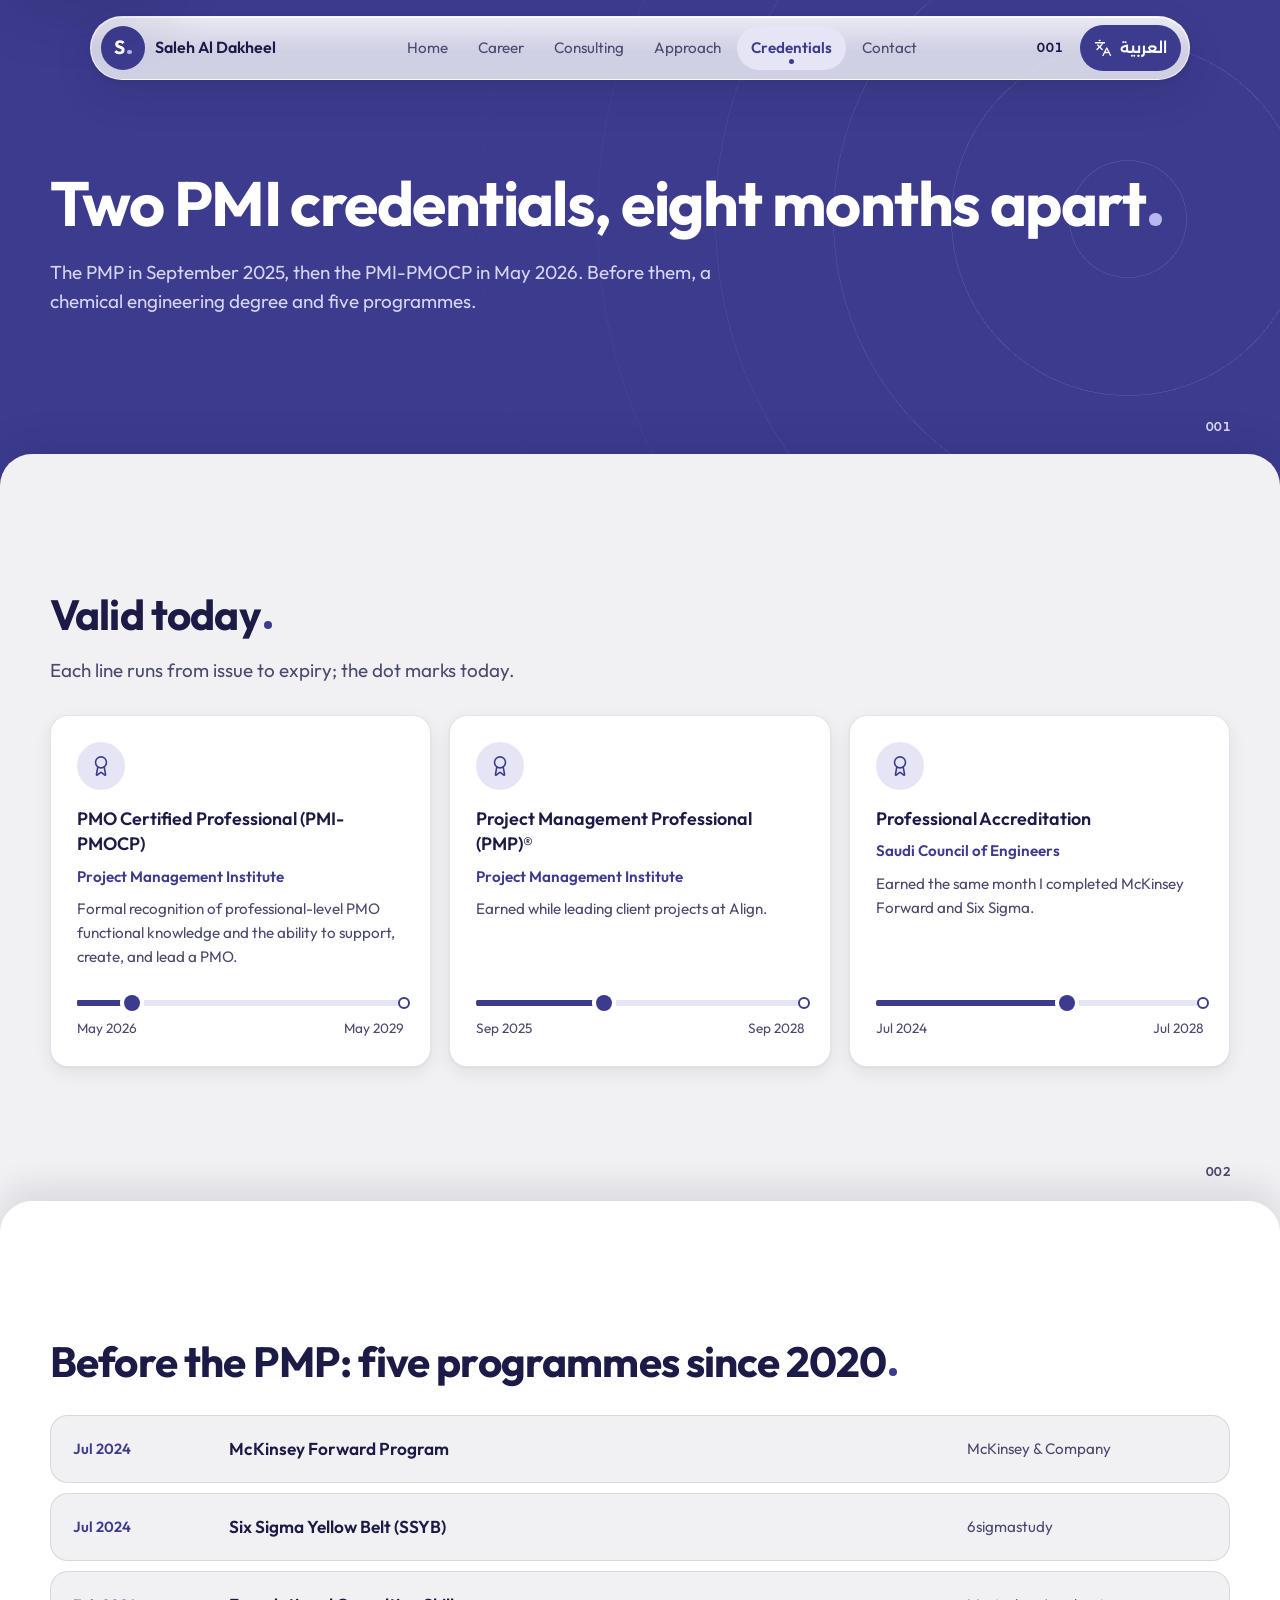
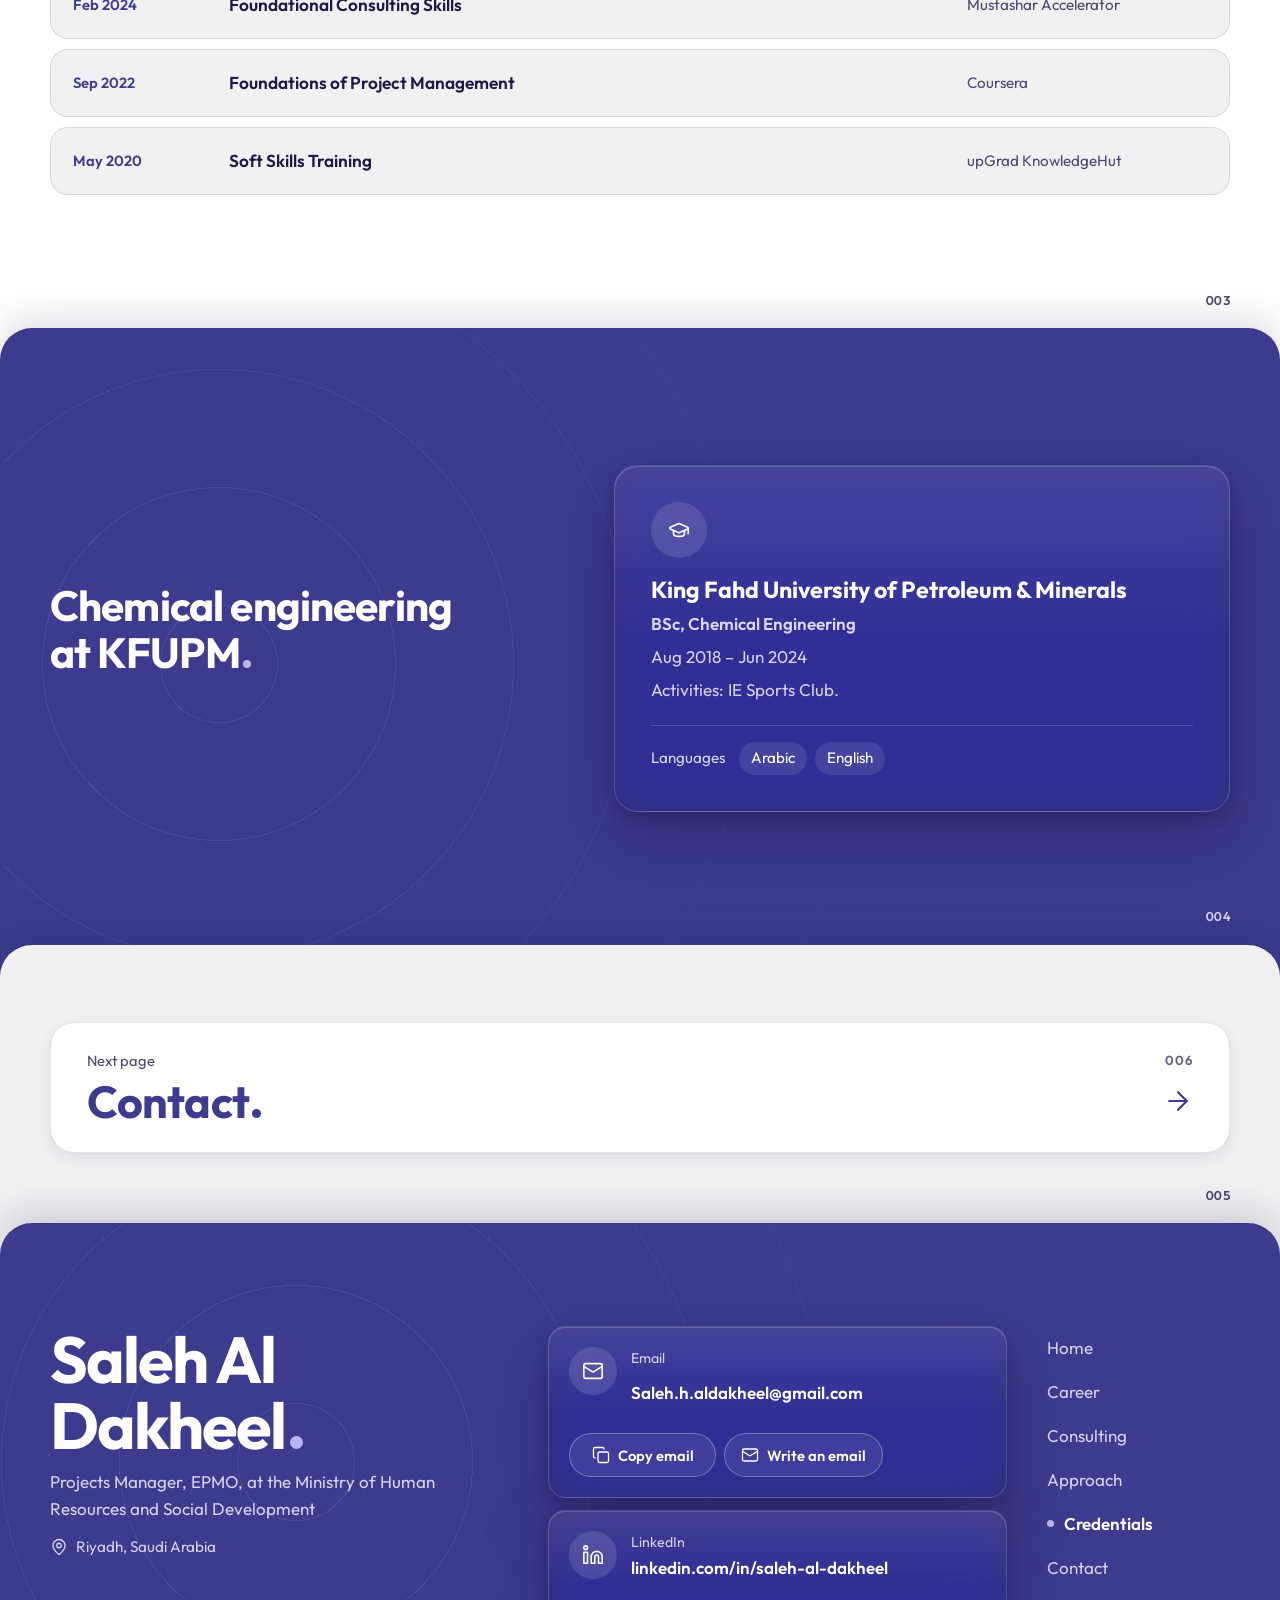
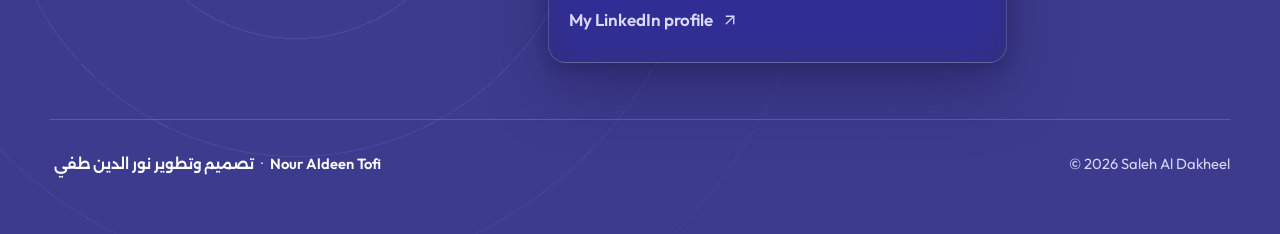
<file: docs/en/credentials.html>
<!doctype html>
<html lang="en" dir="ltr" data-page="credentials" data-alt="../credentials.html">
<head>
<meta charset="utf-8">
<meta name="viewport" content="width=device-width, initial-scale=1, viewport-fit=cover">
<title>Credentials | Saleh Al Dakheel</title>
<meta name="description" content="Saleh Al Dakheel&#x27;s credentials: PMI-PMOCP (May 2026), PMP (Sep 2025), Saudi Council of Engineers professional accreditation, McKinsey Forward, Six Sigma Yellow Belt, and a BSc in Chemical Engineering from KFUPM.">
<meta name="robots" content="noindex">
<meta name="author" content="Saleh Al Dakheel">
<meta name="theme-color" content="#3D3B8E">
<meta name="color-scheme" content="light">
<meta property="og:type" content="profile">
<meta property="og:site_name" content="Saleh Al Dakheel">
<meta property="og:title" content="Credentials | Saleh Al Dakheel">
<meta property="og:description" content="Saleh Al Dakheel&#x27;s credentials: PMI-PMOCP (May 2026), PMP (Sep 2025), Saudi Council of Engineers professional accreditation, McKinsey Forward, Six Sigma Yellow Belt, and a BSc in Chemical Engineering from KFUPM.">
<meta property="og:locale" content="en_US">
<meta property="og:locale:alternate" content="ar_SA">
<meta property="og:image:width" content="1200">
<meta property="og:image:height" content="630">
<meta property="og:image:alt" content="Saleh Al Dakheel">
<meta property="profile:first_name" content="Saleh">
<meta property="profile:last_name" content="Al Dakheel">
<meta name="twitter:card" content="summary_large_image">
<link rel="canonical" href="https://nouraldeentofi.github.io/saleh-al-dakheel/en/credentials.html">
<link rel="alternate" hreflang="ar" href="https://nouraldeentofi.github.io/saleh-al-dakheel/credentials.html">
<link rel="alternate" hreflang="en" href="https://nouraldeentofi.github.io/saleh-al-dakheel/en/credentials.html">
<link rel="alternate" hreflang="x-default" href="https://nouraldeentofi.github.io/saleh-al-dakheel/credentials.html">
<meta property="og:url" content="https://nouraldeentofi.github.io/saleh-al-dakheel/en/credentials.html">
<meta property="og:image" content="https://nouraldeentofi.github.io/saleh-al-dakheel/assets/img/og.png">
<meta name="twitter:image" content="https://nouraldeentofi.github.io/saleh-al-dakheel/assets/img/og.png">
<link rel="icon" href="../assets/img/icon.svg" type="image/svg+xml">
<link rel="icon" href="../assets/img/favicon-32.png" sizes="32x32" type="image/png">
<link rel="apple-touch-icon" href="../assets/img/apple-touch-icon.png">
<link rel="preload" href="../assets/fonts/outfit-la-400.woff2" as="font" type="font/woff2" crossorigin>
<link rel="preload" href="../assets/fonts/outfit-la-600.woff2" as="font" type="font/woff2" crossorigin>
<link rel="preload" href="../assets/fonts/outfit-la-700.woff2" as="font" type="font/woff2" crossorigin>
<link rel="stylesheet" href="../assets/style.css?v=984f98ea">
<script>(function(){var d=document.documentElement;d.classList.add('js');try{var p=localStorage.getItem('sd-lang');if(p&&p!==d.lang&&!/[?&]stay/.test(location.search)){location.replace(d.getAttribute('data-alt')+location.hash);}}catch(e){}})();</script>
<script type="application/ld+json">{"@context":"https://schema.org","@graph":[{"@type":"WebSite","@id":"https://nouraldeentofi.github.io/saleh-al-dakheel/#website","url":"https://nouraldeentofi.github.io/saleh-al-dakheel/","name":"Saleh Al Dakheel","alternateName":"صالح الدخيل","inLanguage":["ar","en"],"publisher":{"@id":"https://nouraldeentofi.github.io/saleh-al-dakheel/#person"}},{"@type":"Person","@id":"https://nouraldeentofi.github.io/saleh-al-dakheel/#person","name":"Saleh Al Dakheel","alternateName":["صالح الدخيل","صالح الدخيّل","الدخيل","Saleh Al Dakheel","Saleh Al-Dakheel","Saleh AlDakheel","Saleh Aldakheel","Saleh H. Aldakheel","Saleh H. Al Dakheel","Salih Al Dakheel","Saleh Al Dakhil","Saleh Dakheel","Saleh Aldakhil"],"givenName":"Saleh","familyName":"Al Dakheel","jobTitle":["Projects Manager - EPMO","مدير مشاريع - مكتب إدارة المشاريع المؤسسي"],"description":"Saleh Al Dakheel, Projects Manager at the EPMO of Saudi Arabia's Ministry of Human Resources and Social Development in Riyadh. Leads 18 active projects in the Sakhaa Program. PMP and PMI-PMOCP; chemical engineer from KFUPM.","url":"https://nouraldeentofi.github.io/saleh-al-dakheel/","image":"https://nouraldeentofi.github.io/saleh-al-dakheel/assets/img/og.png","address":{"@type":"PostalAddress","addressLocality":"Riyadh","addressCountry":"SA"},"homeLocation":{"@type":"Place","name":"Riyadh, Saudi Arabia","alternateName":"الرياض"},"worksFor":{"@type":"GovernmentOrganization","name":"Ministry of Human Resources and Social Development","alternateName":["HRSD","وزارة الموارد البشرية والتنمية الاجتماعية","Ministry of Human Resources and Social Development - KSA"],"address":{"@type":"PostalAddress","addressLocality":"Riyadh","addressCountry":"SA"}},"alumniOf":[{"@type":"CollegeOrUniversity","name":"King Fahd University of Petroleum & Minerals","alternateName":["KFUPM","جامعة الملك فهد للبترول والمعادن"]}],"hasOccupation":[{"@type":"Occupation","name":"Projects Manager","alternateName":["Project Manager","مدير مشاريع","مدير مشروع","EPMO Projects Manager","PMO Manager","مدير مشاريع في مكتب إدارة المشاريع"],"occupationLocation":{"@type":"City","name":"Riyadh"}},{"@type":"Occupation","name":"Management Consultant","alternateName":["Consultant","مستشار","مستشار إدارة","Assistant Consultant","مساعد مستشار","PMO Consultant"],"occupationLocation":{"@type":"City","name":"Riyadh"}},{"@type":"Occupation","name":"Chemical Engineer","alternateName":["مهندس كيميائي","Corrosion Engineer","مهندس تآكل"],"occupationLocation":{"@type":"City","name":"Riyadh"}}],"knowsAbout":["Project management","إدارة المشاريع","PMO","Enterprise PMO (EPMO)","مكتب إدارة المشاريع المؤسسي","Portfolio governance","حوكمة المحافظ","Portfolio risk management","إدارة مخاطر المحفظة","KPI reporting","Executive reporting","Stakeholder management","Donor relations","Marketing PMO","Brand and communication strategy","Agile","Waterfall","Hybrid project management","Project scheduling","Risk assessment","Workshop facilitation","Roadmapping","Corrosion engineering","Risk-based inspection (API 580/581)","Fitness for service (API 579/ASME FFS-1)","Chemical engineering","الهندسة الكيميائية","Vision 2030"],"knowsLanguage":[{"@type":"Language","name":"Arabic","alternateName":"ar"},{"@type":"Language","name":"English","alternateName":"en"}],"hasCredential":[{"@type":"EducationalOccupationalCredential","name":"PMO Certified Professional (PMI-PMOCP)","alternateName":"PMO Certified Professional (PMI-PMOCP)","credentialCategory":"certification","recognizedBy":{"@type":"Organization","name":"Project Management Institute","alternateName":"Project Management Institute"},"dateCreated":"2026-05","expires":"2029-05"},{"@type":"EducationalOccupationalCredential","name":"Project Management Professional (PMP)®","alternateName":"Project Management Professional (PMP)®","credentialCategory":"certification","recognizedBy":{"@type":"Organization","name":"Project Management Institute","alternateName":"Project Management Institute"},"dateCreated":"2025-09","expires":"2028-09"},{"@type":"EducationalOccupationalCredential","name":"Professional Accreditation","alternateName":"الاعتماد المهني","credentialCategory":"certification","recognizedBy":{"@type":"Organization","name":"Saudi Council of Engineers","alternateName":"الهيئة السعودية للمهندسين"},"dateCreated":"2024-07","expires":"2028-07"},{"@type":"EducationalOccupationalCredential","name":"McKinsey Forward Program","credentialCategory":"certificate","recognizedBy":{"@type":"Organization","name":"McKinsey & Company","alternateName":"McKinsey & Company"}},{"@type":"EducationalOccupationalCredential","name":"Six Sigma Yellow Belt (SSYB)","credentialCategory":"certificate","recognizedBy":{"@type":"Organization","name":"6sigmastudy","alternateName":"6sigmastudy"}},{"@type":"EducationalOccupationalCredential","name":"Foundational Consulting Skills","credentialCategory":"certificate","recognizedBy":{"@type":"Organization","name":"Mustashar Accelerator","alternateName":"مسرعة مستشار"}},{"@type":"EducationalOccupationalCredential","name":"Foundations of Project Management","credentialCategory":"certificate","recognizedBy":{"@type":"Organization","name":"Coursera","alternateName":"Coursera"}},{"@type":"EducationalOccupationalCredential","name":"Soft Skills Training","credentialCategory":"certificate","recognizedBy":{"@type":"Organization","name":"upGrad KnowledgeHut","alternateName":"upGrad KnowledgeHut"}},{"@type":"EducationalOccupationalCredential","name":"BSc Chemical Engineering","alternateName":"بكالوريوس الهندسة الكيميائية","credentialCategory":"degree","recognizedBy":{"@type":"CollegeOrUniversity","name":"King Fahd University of Petroleum & Minerals"}}],"sameAs":["https://www.linkedin.com/in/saleh-al-dakheel/"],"email":"mailto:Saleh.h.aldakheel@gmail.com"},{"@type":"WebPage","@id":"https://nouraldeentofi.github.io/saleh-al-dakheel/en/credentials.html#page","url":"https://nouraldeentofi.github.io/saleh-al-dakheel/en/credentials.html","name":"Credentials | Saleh Al Dakheel","description":"Saleh Al Dakheel's credentials: PMI-PMOCP (May 2026), PMP (Sep 2025), Saudi Council of Engineers professional accreditation, McKinsey Forward, Six Sigma Yellow Belt, and a BSc in Chemical Engineering from KFUPM.","inLanguage":"en","isPartOf":{"@id":"https://nouraldeentofi.github.io/saleh-al-dakheel/#website"},"about":{"@id":"https://nouraldeentofi.github.io/saleh-al-dakheel/#person"}},{"@type":"BreadcrumbList","itemListElement":[{"@type":"ListItem","position":1,"name":"Home","item":"https://nouraldeentofi.github.io/saleh-al-dakheel/en/"},{"@type":"ListItem","position":2,"name":"Credentials","item":"https://nouraldeentofi.github.io/saleh-al-dakheel/en/credentials.html"}]}]}</script>
</head>
<body data-page="credentials">
<a class="skip" href="#main">Skip to content</a>
<div class="progress" aria-hidden="true"><span></span></div>
<header class="hdr" id="hdr">
  <div class="pill">
    <a class="brand" href="./">
      <span class="mono" aria-hidden="true"><span class="mono-in"><span class="mono-l">S</span><i class="mono-d"></i></span></span><span class="brand-n">Saleh Al Dakheel</span>
    </a>
    <nav class="nav" aria-label="Main navigation"><a class="nav-a" href="./">Home</a><a class="nav-a" href="career.html">Career</a><a class="nav-a" href="consulting.html">Consulting</a><a class="nav-a" href="approach.html">Approach</a><a class="nav-a" href="credentials.html" aria-current="page">Credentials</a><a class="nav-a" href="contact.html">Contact</a></nav>
    <span class="counter" aria-hidden="true" title="Sheet"><span class="counter-roll"><span>001</span><span>002</span><span>003</span><span>004</span><span>005</span><span>006</span></span></span>
    <a class="lang" href="../credentials.html" hreflang="ar" lang="ar" data-lang="ar"><svg class="ic" viewBox="0 0 24 24" fill="none" stroke="currentColor" stroke-width="1.75" stroke-linecap="round" stroke-linejoin="round" aria-hidden="true" focusable="false"><path d="m5 8 6 6" /> <path d="m4 14 6-6 2-3" /> <path d="M2 5h12" /> <path d="M7 2h1" /> <path d="m22 22-5-10-5 10" /> <path d="M14 18h6" /></svg><span class="lang-l">العربية</span></a>
  </div>
</header>
<main id="main" tabindex="-1">
<section class="sheet sheet--indigo phero" id="top" data-sheet="1" data-stack aria-labelledby="top-h"><i class="shade" aria-hidden="true"></i>
<span class="pno" aria-hidden="true" dir="ltr">001</span>
<div class="ripples" aria-hidden="true"><i></i><i></i><i></i><i></i></div>
<div class="wrap phero-in">
<h1 class="h1 page-title" id="top-h" data-rv="h">Two PMI credentials, eight months apart⁠<span class="stop"><span class="vh">.</span></span></h1>
<p class="lede" data-rv>The PMP in September 2025, then the PMI-PMOCP in May 2026. Before them, a chemical engineering degree and five programmes.</p>
</div>
</section>
<section class="sheet sheet--paper " id="valid" data-sheet="2" data-stack aria-labelledby="valid-h"><i class="shade" aria-hidden="true"></i>
<span class="pno" aria-hidden="true" dir="ltr">002</span>
<div class="wrap">
  <h2 class="h2" id="valid-h" data-rv="h">Valid today⁠<span class="stop"><span class="vh">.</span></span></h2>
  <p class="lede" data-rv>Each line runs from issue to expiry; the dot marks today.</p>
  <div class="swipe vcs" data-swipe role="region" aria-label="Valid credentials" tabindex="0"><article class="vc" data-rv style="--i:0" data-s="2026-05" data-e="2029-05">
  <span class="vc-ic"><svg class="ic" viewBox="0 0 24 24" fill="none" stroke="currentColor" stroke-width="1.75" stroke-linecap="round" stroke-linejoin="round" aria-hidden="true" focusable="false"><path d="m15.477 12.89 1.515 8.526a.5.5 0 0 1-.81.47l-3.58-2.687a1 1 0 0 0-1.197 0l-3.586 2.686a.5.5 0 0 1-.81-.469l1.514-8.526" /> <circle cx="12" cy="8" r="6" /></svg></span>
  <h3 class="vc-n">PMO Certified Professional (PMI-PMOCP)</h3>
  <p class="vc-by">Project Management Institute</p>
  <p class="vc-note">Formal recognition of professional-level PMO functional knowledge and the ability to support, create, and lead a PMO.</p>
  <div class="vline" style="--el:0.1667" role="img" aria-label="from May 2026 to May 2029">
    <span class="vline-track"><span class="vline-fill"></span><span class="vline-now"></span><span class="vline-end"></span></span>
    <span class="vline-l"><span>May 2026</span><span>May 2029</span></span>
  </div>
</article><article class="vc" data-rv style="--i:1" data-s="2025-09" data-e="2028-09">
  <span class="vc-ic"><svg class="ic" viewBox="0 0 24 24" fill="none" stroke="currentColor" stroke-width="1.75" stroke-linecap="round" stroke-linejoin="round" aria-hidden="true" focusable="false"><path d="m15.477 12.89 1.515 8.526a.5.5 0 0 1-.81.47l-3.58-2.687a1 1 0 0 0-1.197 0l-3.586 2.686a.5.5 0 0 1-.81-.469l1.514-8.526" /> <circle cx="12" cy="8" r="6" /></svg></span>
  <h3 class="vc-n">Project Management Professional (PMP)®</h3>
  <p class="vc-by">Project Management Institute</p>
  <p class="vc-note">Earned while leading client projects at Align.</p>
  <div class="vline" style="--el:0.3889" role="img" aria-label="from Sep 2025 to Sep 2028">
    <span class="vline-track"><span class="vline-fill"></span><span class="vline-now"></span><span class="vline-end"></span></span>
    <span class="vline-l"><span>Sep 2025</span><span>Sep 2028</span></span>
  </div>
</article><article class="vc" data-rv style="--i:2" data-s="2024-07" data-e="2028-07">
  <span class="vc-ic"><svg class="ic" viewBox="0 0 24 24" fill="none" stroke="currentColor" stroke-width="1.75" stroke-linecap="round" stroke-linejoin="round" aria-hidden="true" focusable="false"><path d="m15.477 12.89 1.515 8.526a.5.5 0 0 1-.81.47l-3.58-2.687a1 1 0 0 0-1.197 0l-3.586 2.686a.5.5 0 0 1-.81-.469l1.514-8.526" /> <circle cx="12" cy="8" r="6" /></svg></span>
  <h3 class="vc-n">Professional Accreditation</h3>
  <p class="vc-by">Saudi Council of Engineers</p>
  <p class="vc-note">Earned the same month I completed McKinsey Forward and Six Sigma.</p>
  <div class="vline" style="--el:0.5833" role="img" aria-label="from Jul 2024 to Jul 2028">
    <span class="vline-track"><span class="vline-fill"></span><span class="vline-now"></span><span class="vline-end"></span></span>
    <span class="vline-l"><span>Jul 2024</span><span>Jul 2028</span></span>
  </div>
</article></div>
  <div class="sdots" aria-hidden="true"><i></i><i></i><i></i></div>
</div>
</section>
<section class="sheet sheet--white " id="programmes" data-sheet="3" data-stack aria-labelledby="prog-h"><i class="shade" aria-hidden="true"></i>
<span class="pno" aria-hidden="true" dir="ltr">003</span>
<div class="wrap">
  <h2 class="h2" id="prog-h" data-rv="h">Before the PMP: five programmes since 2020⁠<span class="stop"><span class="vh">.</span></span></h2>
  <ol class="progs"><li class="prog" data-rv style="--i:0">
  <span class="prog-d">Jul 2024</span>
  <span class="prog-n" dir="ltr" lang="en">McKinsey Forward Program</span>
  <span class="prog-by">McKinsey &amp; Company</span>
</li><li class="prog" data-rv style="--i:1">
  <span class="prog-d">Jul 2024</span>
  <span class="prog-n" dir="ltr" lang="en">Six Sigma Yellow Belt (SSYB)</span>
  <span class="prog-by">6sigmastudy</span>
</li><li class="prog" data-rv style="--i:2">
  <span class="prog-d">Feb 2024</span>
  <span class="prog-n" dir="ltr" lang="en">Foundational Consulting Skills</span>
  <span class="prog-by">Mustashar Accelerator</span>
</li><li class="prog" data-rv style="--i:3">
  <span class="prog-d">Sep 2022</span>
  <span class="prog-n" dir="ltr" lang="en">Foundations of Project Management</span>
  <span class="prog-by">Coursera</span>
</li><li class="prog" data-rv style="--i:4">
  <span class="prog-d">May 2020</span>
  <span class="prog-n" dir="ltr" lang="en">Soft Skills Training</span>
  <span class="prog-by">upGrad KnowledgeHut</span>
</li></ol>
</div>
</section>
<section class="sheet sheet--indigo " id="education" data-sheet="4" data-stack aria-labelledby="edu-h"><i class="shade" aria-hidden="true"></i>
<span class="pno" aria-hidden="true" dir="ltr">004</span>
<div class="ripples" aria-hidden="true"><i></i><i></i><i></i></div>
<div class="wrap split">
  <div class="split-a">
    <h2 class="h2" id="edu-h" data-rv="h">Chemical engineering at KFUPM⁠<span class="stop"><span class="vh">.</span></span></h2>
  </div>
  <div class="split-b edu glass-dark" data-rv="pop">
    <span class="edu-ic"><svg class="ic" viewBox="0 0 24 24" fill="none" stroke="currentColor" stroke-width="1.75" stroke-linecap="round" stroke-linejoin="round" aria-hidden="true" focusable="false"><path d="M21.42 10.922a1 1 0 0 0-.019-1.838L12.83 5.18a2 2 0 0 0-1.66 0L2.6 9.08a1 1 0 0 0 0 1.832l8.57 3.908a2 2 0 0 0 1.66 0z" /> <path d="M22 10v6" /> <path d="M6 12.5V16a6 3 0 0 0 12 0v-3.5" /></svg></span>
    <p class="edu-s">King Fahd University of Petroleum &amp; Minerals</p>
    <p class="edu-d">BSc, Chemical Engineering</p>
    <p class="edu-w">Aug 2018 – Jun 2024</p>
    <p class="edu-a">Activities: IE Sports Club.</p>
    <div class="edu-l"><span>Languages</span><ul><li>Arabic</li><li>English</li></ul></div>
  </div>
</div>
</section>
<section class="sheet sheet--paper sheet--next" id="next" data-sheet="5">
<span class="pno" aria-hidden="true" dir="ltr">005</span>
<div class="wrap"><a class="next" href="contact.html" data-rv><span class="next-k">Next page</span><span class="next-n">Contact<span class="stop"><span class="vh">.</span></span></span><span class="next-no" dir="ltr">006</span><svg class="ic next-ic ic-arrow" viewBox="0 0 24 24" fill="none" stroke="currentColor" stroke-width="1.75" stroke-linecap="round" stroke-linejoin="round" aria-hidden="true" focusable="false"><path d="m12 19-7-7 7-7" /> <path d="M19 12H5" /></svg></a></div>
</section>
</main>
<footer class="foot sheet--indigo" id="foot" data-sheet>
  <div class="ripples ripples--foot" aria-hidden="true"><i></i><i></i><i></i></div>
  <div class="wrap foot-grid">
    <div class="foot-id" data-rv>
      <p class="foot-name">Saleh Al <span class="nw">Dakheel<span class="stop"><span class="vh">.</span></span></span></p>
      <p class="foot-role">Projects Manager, EPMO, at the Ministry of Human Resources and Social Development</p>
      <p class="foot-city"><svg class="ic ic-sm" viewBox="0 0 24 24" fill="none" stroke="currentColor" stroke-width="1.75" stroke-linecap="round" stroke-linejoin="round" aria-hidden="true" focusable="false"><path d="M20 10c0 4.993-5.539 10.193-7.399 11.799a1 1 0 0 1-1.202 0C9.539 20.193 4 14.993 4 10a8 8 0 0 1 16 0" /> <circle cx="12" cy="10" r="3" /></svg><span>Riyadh, Saudi Arabia</span></p>
    </div>
    <div class="foot-cards"><div class="ccard ccard--mail glass-dark" data-rv>
  <span class="ccard-ic"><svg class="ic" viewBox="0 0 24 24" fill="none" stroke="currentColor" stroke-width="1.75" stroke-linecap="round" stroke-linejoin="round" aria-hidden="true" focusable="false"><path d="m22 7-8.991 5.727a2 2 0 0 1-2.009 0L2 7" /> <rect x="2" y="4" width="20" height="16" rx="2" /></svg></span>
  <span class="ccard-k">Email</span>
  <a class="ccard-v" href="mailto:Saleh.h.aldakheel@gmail.com" dir="ltr">Saleh.h.aldakheel@gmail.com</a>
  <span class="ccard-acts">
    <button class="chip copy" type="button" data-copy="Saleh.h.aldakheel@gmail.com"><span class="copy-a"><svg class="ic" viewBox="0 0 24 24" fill="none" stroke="currentColor" stroke-width="1.75" stroke-linecap="round" stroke-linejoin="round" aria-hidden="true" focusable="false"><rect width="14" height="14" x="8" y="8" rx="2" ry="2" /> <path d="M4 16c-1.1 0-2-.9-2-2V4c0-1.1.9-2 2-2h10c1.1 0 2 .9 2 2" /></svg>Copy email</span><span class="copy-b" aria-hidden="true"><svg class="ic" viewBox="0 0 24 24" fill="none" stroke="currentColor" stroke-width="1.75" stroke-linecap="round" stroke-linejoin="round" aria-hidden="true" focusable="false"><path d="M20 6 9 17l-5-5" /></svg>Email copied</span></button>
    <a class="chip" href="mailto:Saleh.h.aldakheel@gmail.com"><svg class="ic" viewBox="0 0 24 24" fill="none" stroke="currentColor" stroke-width="1.75" stroke-linecap="round" stroke-linejoin="round" aria-hidden="true" focusable="false"><path d="m22 7-8.991 5.727a2 2 0 0 1-2.009 0L2 7" /> <rect x="2" y="4" width="20" height="16" rx="2" /></svg>Write an email</a>
  </span>
  <span class="sr-live" aria-live="polite"></span>
</div>
<a class="ccard ccard--li glass-dark" href="https://www.linkedin.com/in/saleh-al-dakheel/" target="_blank" rel="noopener" data-rv>
  <span class="ccard-ic"><svg class="ic" viewBox="0 0 24 24" fill="none" stroke="currentColor" stroke-width="1.75" stroke-linecap="round" stroke-linejoin="round" aria-hidden="true" focusable="false"><path d="M16 8a6 6 0 0 1 6 6v7h-4v-7a2 2 0 0 0-2-2 2 2 0 0 0-2 2v7h-4v-7a6 6 0 0 1 6-6z" /> <rect width="4" height="12" x="2" y="9" /> <circle cx="4" cy="4" r="2" /></svg></span>
  <span class="ccard-k">LinkedIn</span>
  <span class="ccard-v" dir="ltr">linkedin.com/in/saleh-al-dakheel</span>
  <span class="ccard-go">My LinkedIn profile<svg class="ic ic-sm" viewBox="0 0 24 24" fill="none" stroke="currentColor" stroke-width="1.75" stroke-linecap="round" stroke-linejoin="round" aria-hidden="true" focusable="false"><path d="M7 7h10v10" /> <path d="M7 17 17 7" /></svg></span>
</a></div>
    <nav class="fnav" aria-label="Site pages"><a class="fnav-a" href="./">Home</a><a class="fnav-a" href="career.html">Career</a><a class="fnav-a" href="consulting.html">Consulting</a><a class="fnav-a" href="approach.html">Approach</a><a class="fnav-a" href="credentials.html" aria-current="page">Credentials</a><a class="fnav-a" href="contact.html">Contact</a></nav>
  </div>
  <div class="wrap foot-base">
    <p class="maker"><a href="https://nouraldeentofi.com" target="_blank" rel="noopener" lang="ar" dir="rtl">تصميم وتطوير نور الدين طفي</a><span aria-hidden="true"> · </span><a href="https://nouraldeentofi.com" target="_blank" rel="noopener" lang="en" dir="ltr">Nour Aldeen Tofi</a></p>
    <p class="copy-r"><span dir="ltr">© 2026</span> Saleh Al Dakheel</p>
  </div>
</footer>
<div class="menu" id="menu" role="dialog" aria-modal="true" aria-label="Menu" hidden>
  <div class="menu-bg" aria-hidden="true"><div class="ripples"><i></i><i></i><i></i></div></div>
  <div class="menu-in">
    <nav aria-label="Page menu"><ol class="menu-list"><li style="--k:0"><a class="menu-a" href="./"><span class="menu-no" dir="ltr">001</span><span class="menu-n">Home<span class="stop"><span class="vh">.</span></span></span></a></li><li style="--k:1"><a class="menu-a" href="career.html"><span class="menu-no" dir="ltr">002</span><span class="menu-n">Career<span class="stop"><span class="vh">.</span></span></span></a></li><li style="--k:2"><a class="menu-a" href="consulting.html"><span class="menu-no" dir="ltr">003</span><span class="menu-n">Consulting<span class="stop"><span class="vh">.</span></span></span></a></li><li style="--k:3"><a class="menu-a" href="approach.html"><span class="menu-no" dir="ltr">004</span><span class="menu-n">Approach<span class="stop"><span class="vh">.</span></span></span></a></li><li style="--k:4"><a class="menu-a" href="credentials.html" aria-current="page"><span class="menu-no" dir="ltr">005</span><span class="menu-n">Credentials<span class="stop"><span class="vh">.</span></span></span></a></li><li style="--k:5"><a class="menu-a" href="contact.html"><span class="menu-no" dir="ltr">006</span><span class="menu-n">Contact<span class="stop"><span class="vh">.</span></span></span></a></li></ol></nav>
    <div class="menu-foot">
      <a class="chip chip--light" href="../credentials.html" hreflang="ar" lang="ar" data-lang="ar"><svg class="ic" viewBox="0 0 24 24" fill="none" stroke="currentColor" stroke-width="1.75" stroke-linecap="round" stroke-linejoin="round" aria-hidden="true" focusable="false"><path d="m5 8 6 6" /> <path d="m4 14 6-6 2-3" /> <path d="M2 5h12" /> <path d="M7 2h1" /> <path d="m22 22-5-10-5 10" /> <path d="M14 18h6" /></svg>العربية</a>
      <a class="chip chip--light" href="mailto:Saleh.h.aldakheel@gmail.com"><svg class="ic" viewBox="0 0 24 24" fill="none" stroke="currentColor" stroke-width="1.75" stroke-linecap="round" stroke-linejoin="round" aria-hidden="true" focusable="false"><path d="m22 7-8.991 5.727a2 2 0 0 1-2.009 0L2 7" /> <rect x="2" y="4" width="20" height="16" rx="2" /></svg>Email</a>
      <a class="chip chip--light" href="https://www.linkedin.com/in/saleh-al-dakheel/" target="_blank" rel="noopener"><svg class="ic" viewBox="0 0 24 24" fill="none" stroke="currentColor" stroke-width="1.75" stroke-linecap="round" stroke-linejoin="round" aria-hidden="true" focusable="false"><path d="M16 8a6 6 0 0 1 6 6v7h-4v-7a2 2 0 0 0-2-2 2 2 0 0 0-2 2v7h-4v-7a6 6 0 0 1 6-6z" /> <rect width="4" height="12" x="2" y="9" /> <circle cx="4" cy="4" r="2" /></svg>LinkedIn</a>
    </div>
  </div>
</div>
<div class="cap" id="cap">
  <button class="cap-dot" id="capDot" type="button" aria-expanded="false" aria-controls="menu">
    <span class="cap-ic" aria-hidden="true"><span class="cap-dot-i"></span><svg class="ic cap-x" viewBox="0 0 24 24" fill="none" stroke="currentColor" stroke-width="1.75" stroke-linecap="round" stroke-linejoin="round" aria-hidden="true" focusable="false"><path d="M18 6 6 18" /> <path d="m6 6 12 12" /></svg></span>
    <span class="lbl"><span class="cap-l1">Menu</span><span class="cap-l2">Close</span></span>
  </button>
  <a class="cap-act" id="capAct" href="mailto:Saleh.h.aldakheel@gmail.com" tabindex="-1" aria-hidden="true"><svg class="ic" viewBox="0 0 24 24" fill="none" stroke="currentColor" stroke-width="1.75" stroke-linecap="round" stroke-linejoin="round" aria-hidden="true" focusable="false"><path d="m22 7-8.991 5.727a2 2 0 0 1-2.009 0L2 7" /> <rect x="2" y="4" width="20" height="16" rx="2" /></svg><span>Email me</span></a>
</div>
<script src="../assets/site.js?v=b9ac4fa8" defer></script>
</body>
</html>
</file>
<file: docs/assets/style.css>
/* Saleh Al Dakheel — «Full stop.»  Indigo sheets from his own portfolio PDF.
   Colours, type and spacing are tokens at the top. Logical properties throughout (RTL default). */

/* ---------------------------------------------------------------- fonts */
@font-face{font-family:"Kufam SD";src:url(fonts/kufam-ar-700.woff2) format("woff2");font-weight:700;font-style:normal;font-display:swap;unicode-range:U+0600-06FF,U+0750-077F,U+0870-088E,U+0890-0891,U+0897-08E1,U+08E3-08FF,U+200C-200E,U+2010-2011,U+204F,U+2E41,U+FB50-FDFF,U+FE70-FE74,U+FE76-FEFC}
@font-face{font-family:"Alexandria SD";src:url(fonts/alexandria-ar-400.woff2) format("woff2");font-weight:400;font-style:normal;font-display:swap;unicode-range:U+0600-06FF,U+0750-077F,U+0870-088E,U+0890-0891,U+0897-08E1,U+08E3-08FF,U+200C-200E,U+2010-2011,U+204F,U+2E41,U+FB50-FDFF,U+FE70-FE74,U+FE76-FEFC}
@font-face{font-family:"Alexandria SD";src:url(fonts/alexandria-ar-600.woff2) format("woff2");font-weight:600;font-style:normal;font-display:swap;unicode-range:U+0600-06FF,U+0750-077F,U+0870-088E,U+0890-0891,U+0897-08E1,U+08E3-08FF,U+200C-200E,U+2010-2011,U+204F,U+2E41,U+FB50-FDFF,U+FE70-FE74,U+FE76-FEFC}
@font-face{font-family:"Outfit SD";src:url(fonts/outfit-la-400.woff2) format("woff2");font-weight:400;font-style:normal;font-display:swap;unicode-range:U+0000-00FF,U+0131,U+0152-0153,U+02BB-02BC,U+02C6,U+02DA,U+02DC,U+0304,U+0308,U+0329,U+2000-206F,U+20AC,U+2122,U+2191,U+2193,U+2212,U+2215,U+FEFF,U+FFFD}
@font-face{font-family:"Outfit SD";src:url(fonts/outfit-la-600.woff2) format("woff2");font-weight:600;font-style:normal;font-display:swap;unicode-range:U+0000-00FF,U+0131,U+0152-0153,U+02BB-02BC,U+02C6,U+02DA,U+02DC,U+0304,U+0308,U+0329,U+2000-206F,U+20AC,U+2122,U+2191,U+2193,U+2212,U+2215,U+FEFF,U+FFFD}
@font-face{font-family:"Outfit SD";src:url(fonts/outfit-la-700.woff2) format("woff2");font-weight:700;font-style:normal;font-display:swap;unicode-range:U+0000-00FF,U+0131,U+0152-0153,U+02BB-02BC,U+02C6,U+02DA,U+02DC,U+0304,U+0308,U+0329,U+2000-206F,U+20AC,U+2122,U+2191,U+2193,U+2212,U+2215,U+FEFF,U+FFFD}
/* metric-matched fallbacks so text does not move when the web fonts arrive */
@font-face{font-family:"Outfit Fallback";src:local("Arial"),local("Helvetica"),local("Liberation Sans");size-adjust:98%;ascent-override:102%;descent-override:26.5%;line-gap-override:0%}
@font-face{font-family:"Alexandria Fallback";src:local("Segoe UI"),local("Geeza Pro"),local("Noto Sans Arabic"),local("Tahoma"),local("DejaVu Sans"),local("Arial");size-adjust:100%;ascent-override:96.8%;descent-override:25.1%;line-gap-override:0%}
@font-face{font-family:"Kufam Fallback";src:local("Segoe UI"),local("Geeza Pro"),local("Noto Sans Arabic"),local("Tahoma"),local("DejaVu Sans"),local("Arial");size-adjust:104%;ascent-override:86.5%;descent-override:38.5%;line-gap-override:0%}

/* ---------------------------------------------------------------- tokens */
:root{
  --indigo:#3D3B8E;  --indigo-2:#34327F; --deep:#2A2870; --ink:#1C1B47; --ink-2:#4A4970; --ink-3:#5E5D82;
  --peri:#B9B7F2;    --peri-2:#DAD9FA;   --lilac:#E6E5F5; --paper:#F1F1F3; --white:#FFFFFF;
  --on-2:#D6D5F3;
  --line:rgba(28,27,71,.12); --line-2:rgba(28,27,71,.2);
  --shadow-1:0 1px 2px rgba(28,27,71,.06),0 6px 18px rgba(28,27,71,.07);
  --shadow-2:0 2px 6px rgba(28,27,71,.08),0 16px 38px rgba(28,27,71,.14);
  --shadow-3:0 6px 14px rgba(28,27,71,.12),0 26px 64px rgba(28,27,71,.24);
  --r-pill:999px; --r-sheet:32px; --r-card:18px; --r-sm:12px;
  --gutter:20px; --hdr-h:60px; --hdr-top:12px;
  --ease:cubic-bezier(.2,.8,.2,1); --spring:cubic-bezier(.34,1.56,.64,1);
  --dirx:-1; --from:28px; --origin:right;
  --f-body:"Alexandria SD","Outfit SD","Alexandria Fallback","Outfit Fallback",system-ui,sans-serif;
  --f-disp:"Kufam SD","Outfit SD","Kufam Fallback","Outfit Fallback",system-ui,sans-serif;
  --f-num:"Outfit SD","Outfit Fallback",system-ui,sans-serif;
  /* sheet theme (paper by default) */
  --fg:var(--ink); --fg-2:var(--ink-2); --bd:var(--line-2); --surf:var(--white); --stop:var(--indigo); --accent:var(--indigo); --focus:var(--indigo);
}
html[dir="ltr"]{--dirx:1; --from:-28px; --origin:left}
html[lang="en"]{--f-body:"Outfit SD","Outfit Fallback","Alexandria SD",system-ui,sans-serif;--f-disp:"Outfit SD","Outfit Fallback","Alexandria SD",system-ui,sans-serif}
@media (min-width:600px){:root{--gutter:32px}}
@media (min-width:1100px){:root{--gutter:48px;--hdr-h:64px;--hdr-top:16px}}

/* ---------------------------------------------------------------- base */
*,*::before,*::after{box-sizing:border-box}
html{overflow-anchor:none;background:var(--indigo);-webkit-text-size-adjust:100%;text-size-adjust:100%;scroll-padding-top:96px;font-synthesis:none}
@media (prefers-reduced-motion:no-preference){html{scroll-behavior:smooth}}
body{margin:0;background:var(--paper);color:var(--fg);font-family:var(--f-body);font-weight:400;overflow-x:clip;-webkit-font-smoothing:antialiased;-moz-osx-font-smoothing:grayscale;text-rendering:optimizeLegibility}
html[lang="ar"] body{font-size:1.125rem;line-height:1.85}
html[lang="en"] body{font-size:1.0625rem;line-height:1.6}
html.lock{overflow:hidden}
img,svg{display:block;max-inline-size:100%}
p,h1,h2,h3,ul,ol,figure,blockquote{margin:0}
ul,ol{padding:0;list-style:none}
b,strong{font-weight:600}
a{color:inherit}
a,a:hover,a:focus,a:visited,a:active,button,button:hover,button:focus{text-decoration:none;text-decoration-line:none}
a,button,[role="tab"],summary,label{cursor:pointer;touch-action:manipulation;-webkit-tap-highlight-color:transparent}
button{font:inherit;color:inherit;background:none;border:0;padding:0;margin:0}
:focus-visible{outline:3px solid var(--focus);outline-offset:3px;border-radius:12px}
::selection{background:var(--peri);color:var(--ink)}
[dir="ltr"],.num{unicode-bidi:isolate}
.vh,.sr-live{position:absolute!important;inline-size:1px;block-size:1px;margin:-1px;padding:0;overflow:hidden;clip:rect(0 0 0 0);clip-path:inset(50%);white-space:nowrap;border:0}
.skip{position:fixed;z-index:100;inset-block-start:10px;inset-inline-start:10px;padding:12px 18px;border-radius:var(--r-pill);background:var(--white);color:var(--ink);font-weight:600;box-shadow:var(--shadow-3);transform:translateY(-160%);transition:transform .3s var(--ease)}
.skip:focus{transform:none}
main{display:block;outline:0}
.ic{inline-size:22px;block-size:22px;flex:none}
.ic-sm{inline-size:18px;block-size:18px}
html[dir="ltr"] .ic-arrow{scale:-1 1}
.flip-x{transform:scaleX(-1)}
.num{font-family:var(--f-num);font-weight:inherit;font-variant-numeric:tabular-nums lining-nums;white-space:nowrap}
.count{display:inline-block;text-align:start}
[dir="ltr"]{font-variant-numeric:lining-nums}

/* sheet themes */
.sheet--indigo,.foot,.menu{--fg:#fff;--fg-2:var(--on-2);--bd:rgba(255,255,255,.26);--surf:rgba(255,255,255,.07);--stop:var(--peri);--accent:var(--peri);--focus:var(--peri)}
.sheet--paper{--surf:var(--white)}
.sheet--white{--surf:var(--paper)}

/* ---------------------------------------------------------------- type */
.h1,.h2,.hero-name,.foot-name,.menu-n,.next-n,.motto,.dots-t,.seg-t,.quote blockquote p,.panel-t{font-family:var(--f-disp);font-weight:700}
html[lang="ar"] .h1{font-size:clamp(2.25rem,1.45rem + 3.3vw,4.3rem);line-height:1.38}
html[lang="en"] .h1{font-size:clamp(2.15rem,1.35rem + 3.2vw,4.1rem);line-height:1.06;letter-spacing:-.025em}
html[lang="ar"] .h2{font-size:clamp(1.75rem,1.3rem + 1.9vw,2.85rem);line-height:1.42}
html[lang="en"] .h2{font-size:clamp(1.65rem,1.2rem + 1.8vw,2.65rem);line-height:1.12;letter-spacing:-.02em}
.h1,.h2{color:var(--fg);text-wrap:balance;max-inline-size:22em}
.h2{margin-block-end:18px}
.lede{color:var(--fg-2);max-inline-size:36em}
html[lang="ar"] .lede{font-size:1.2rem;line-height:1.85}
html[lang="en"] .lede{font-size:1.18rem;line-height:1.55}
.big-p{color:var(--fg);max-inline-size:30em}
html[lang="ar"] .big-p{font-size:clamp(1.25rem,1.05rem + .8vw,1.6rem);line-height:1.8}
html[lang="en"] .big-p{font-size:clamp(1.2rem,1rem + .75vw,1.5rem);line-height:1.5}
.big-p .num{color:var(--accent);font-weight:600}
.lede .num{color:var(--fg);font-weight:600}

/* ---------------------------------------------------------------- the full stop (motion signature) */
.nw{white-space:nowrap}
.stop{position:relative;display:inline-block;inline-size:.2em;block-size:.2em;margin-inline-start:.07em;vertical-align:baseline}
.stop::before{content:"";position:absolute;inset:0;border-radius:50%;background:var(--stop)}
.stop::after{content:"";position:absolute;inset:0;border-radius:50%;border:.03em solid var(--stop);opacity:0;pointer-events:none}
.js .stop::before{opacity:0}
.js .in .stop::before,.js .in.stop::before,.js .menu.open .stop::before{animation:land .95s var(--spring) var(--sd,.35s) both}
.js .in .stop::after,.js .in.stop::after{animation:ring 1.3s ease-out calc(var(--sd,.35s) + .4s) both}
@keyframes land{0%{opacity:0;transform:translateY(-1.1em) scale(.45)}50%{opacity:1;transform:translateY(0) scale(1.22,.8)}72%{opacity:1;transform:translateY(-.1em) scale(.94,1.06)}100%{opacity:1;transform:none}}
@keyframes ring{0%{opacity:.85;transform:scale(.6)}100%{opacity:0;transform:scale(4.4)}}

/* ---------------------------------------------------------------- reveal (IntersectionObserver adds .in) */
:where(.js [data-rv]){opacity:0;translate:0 20px;transition:opacity .75s var(--ease) var(--rd,0s),translate .85s var(--ease) var(--rd,0s),scale .85s var(--ease) var(--rd,0s)}
:where(.js [data-rv="h"]){translate:var(--from) 0}
:where(.js [data-rv="pop"]){translate:0 16px;scale:.95}
:where(.js [data-rv].in){opacity:1;translate:none;scale:none}
[data-rv]{--rd:calc(var(--i,0) * 80ms)}

/* ---------------------------------------------------------------- layout */
.wrap{inline-size:min(100% - 2 * var(--gutter),1180px);margin-inline:auto;position:relative}
.narrow{inline-size:min(100% - 2 * var(--gutter),860px)}
.split{display:grid;gap:clamp(32px,4vw,72px);align-items:center}
@media (min-width:960px){.split{grid-template-columns:minmax(0,5fr) minmax(0,6fr)}.split--wide{grid-template-columns:minmax(0,7fr) minmax(0,5fr)}}
.split-a>.btn{margin-block-start:28px}

/* sheets: pages of his portfolio that pin and stack */
.sheet{position:relative;isolation:isolate;overflow:clip;background:var(--surf-bg,var(--paper));color:var(--fg);padding-block:clamp(84px,6vw + 60px,150px) clamp(110px,7vw + 76px,176px);border-start-start-radius:var(--r-sheet);border-start-end-radius:var(--r-sheet);margin-block-start:calc(-1 * var(--r-sheet));box-shadow:0 -12px 34px rgba(28,27,71,.12);transform-origin:50% 0}
.sheet:first-child{border-radius:0;margin-block-start:0;box-shadow:none}
.sheet--indigo{--surf-bg:var(--indigo)}
.sheet--paper{--surf-bg:var(--paper)}
.sheet--white{--surf-bg:var(--white)}
.js .sheet[data-stack]{position:sticky;top:var(--stick,0px);overflow-anchor:none;will-change:scale}
.shade{position:absolute;inset:0;z-index:20;pointer-events:none;border-radius:inherit;background:var(--ink);opacity:0;will-change:opacity}
.pno{position:absolute;inset-block-end:calc(var(--r-sheet) + 22px);inset-inline-end:var(--gutter);font:600 .8rem/1 var(--f-num);font-variant-numeric:tabular-nums;letter-spacing:.06em;color:var(--fg-2)}
.sheet--next{padding-block:clamp(60px,6vw,96px) clamp(90px,8vw,130px)}

/* ---------------------------------------------------------------- reading progress */
.progress{position:fixed;inset-block-start:0;inset-inline:0;z-index:80;block-size:3px;pointer-events:none}
.progress span{display:block;block-size:100%;background:var(--peri);transform-origin:var(--origin);transform:scaleX(var(--p,0))}
@supports (animation-timeline:scroll()){
  .progress span{animation:grow linear both;animation-timeline:scroll(root)}
  @keyframes grow{from{transform:scaleX(0)}to{transform:scaleX(1)}}
}

/* ---------------------------------------------------------------- header: floating glass pill */
.hdr{position:fixed;z-index:50;inset-block-start:calc(var(--hdr-top) + env(safe-area-inset-top));inset-inline:0;display:flex;justify-content:center;pointer-events:none;view-transition-name:pill}
.pill{pointer-events:auto;display:flex;align-items:center;gap:4px;inline-size:min(100% - 20px,1100px);block-size:var(--hdr-h);padding-inline:8px;border-radius:var(--r-pill);color:var(--ink);transform-origin:50% 0;transition:transform .45s var(--ease),box-shadow .45s var(--ease);animation:pillIn .9s var(--ease) .05s backwards}
@keyframes pillIn{from{opacity:0;transform:translateY(-16px) scale(.97)}}
.glass-light,.pill{background-color:rgba(250,250,253,.78);background-image:linear-gradient(180deg,rgba(255,255,255,.55),rgba(255,255,255,0) 55%);-webkit-backdrop-filter:blur(20px) saturate(160%);backdrop-filter:blur(20px) saturate(160%);border:1px solid rgba(255,255,255,.75);box-shadow:inset 0 1px 0 rgba(255,255,255,.9),var(--shadow-2)}
.hdr.is-scrolled .pill{transform:scale(.965);box-shadow:inset 0 1px 0 rgba(255,255,255,.9),var(--shadow-3)}
.brand{display:flex;align-items:center;gap:10px;min-block-size:46px;padding-inline:2px 12px;border-radius:var(--r-pill);flex:none;--focus:var(--indigo)}
.brand-n{font-weight:600;font-size:1rem;white-space:nowrap;color:var(--ink)}
.mono{position:relative;display:grid;place-items:center;inline-size:44px;block-size:44px;border-radius:50%;background:var(--indigo);color:#fff;flex:none;overflow:hidden}
.mono-in{display:inline-flex;align-items:baseline}
.mono-l{font:700 1.2rem/1 var(--f-disp)}
html[lang="ar"] .mono-l{translate:0 -.12em}
.mono-d{display:inline-block;inline-size:.3rem;block-size:.3rem;border-radius:50%;background:var(--peri);margin-inline-start:.14rem}
.mono--photo{padding:0}
.mono--photo img{inline-size:100%;block-size:100%;object-fit:cover}
.nav{display:none}
.counter{display:inline-block;block-size:1.2em;overflow:hidden;font:600 .82rem/1.2 var(--f-num);font-variant-numeric:tabular-nums;letter-spacing:.08em;color:var(--ink);margin-inline:auto 10px;inline-size:3.4ch;text-align:center}
.counter-roll{display:flex;flex-direction:column;transform:translateY(calc(var(--ci,0) * -1.2em));transition:transform .6s var(--spring)}
.counter-roll span{block-size:1.2em;display:block}
.lang{display:inline-flex;align-items:center;justify-content:center;gap:8px;min-block-size:46px;min-inline-size:46px;padding-inline:14px;border-radius:var(--r-pill);background:var(--indigo);color:#fff;font-weight:600;font-size:.92rem;flex:none;transition:transform .2s var(--ease),background-color .25s;--focus:var(--indigo)}
.lang .ic{inline-size:18px;block-size:18px}
.lang:active{transform:scale(.95)}
@media (hover:hover){.lang:hover{background:var(--deep)}.brand:hover{background:rgba(61,59,142,.08)}}
@media (min-width:1024px){
  .nav{display:flex;align-items:center;gap:2px;margin-inline:auto}
  .nav-a{position:relative;display:inline-flex;align-items:center;min-block-size:44px;padding-inline:14px;border-radius:var(--r-pill);color:var(--ink-2);font-size:.95rem;transition:background-color .25s,color .25s;--focus:var(--indigo)}
  .nav-a[aria-current="page"]{color:var(--indigo);font-weight:600;background:var(--lilac)}
  .nav-a[aria-current="page"]::after{content:"";position:absolute;inset-block-end:6px;inset-inline-start:50%;inline-size:5px;block-size:5px;margin-inline-start:-2.5px;border-radius:50%;background:var(--indigo)}
  .nav-a:active{transform:scale(.96)}
  .counter{margin-inline:0 10px}
}
@media (hover:hover) and (min-width:1024px){.nav-a:hover{background:rgba(61,59,142,.08);color:var(--ink)}}
@media (max-width:359px){.counter{display:none}.brand{gap:8px}.lang{padding-inline:12px}}

/* ---------------------------------------------------------------- buttons, chips */
.btn{position:relative;display:inline-flex;align-items:center;justify-content:center;gap:10px;min-block-size:54px;padding-inline:26px;border-radius:var(--r-pill);font-weight:600;font-size:1rem;line-height:1.3;text-align:center;isolation:isolate;overflow:hidden;transition:transform .25s var(--ease),box-shadow .3s var(--ease),background-color .3s,color .3s,opacity .75s var(--ease) var(--rd,0s),translate .85s var(--ease) var(--rd,0s),scale .85s var(--ease) var(--rd,0s)}
.btn .ic{inline-size:20px;block-size:20px}
.btn-ic{transition:translate .3s var(--ease)}
.btn:active{transform:scale(.97)}
.btn--light{background:#fff;color:var(--indigo);box-shadow:var(--shadow-2);--focus:#fff}
.btn--line{color:#fff;border:1.5px solid rgba(255,255,255,.45);background:rgba(255,255,255,.04)}
.btn--ink{background:var(--indigo);color:#fff;box-shadow:var(--shadow-1)}
.btn--ghost{color:var(--indigo);border:1.5px solid rgba(61,59,142,.35);background:transparent}
@media (hover:hover){
  .btn:hover{transform:translateY(-2px);box-shadow:var(--shadow-2)}
  .btn:hover .btn-ic{translate:calc(4px * var(--dirx)) 0}
  .btn--line:hover{background:rgba(255,255,255,.12)}
  .btn--ink:hover{background:var(--deep)}
  .btn--ghost:hover{background:var(--lilac)}
}
/* the sweep paints inside the button (background only, nothing moves) */
.shine{background-image:linear-gradient(105deg,transparent 42%,rgba(185,183,242,.55) 50%,transparent 58%);background-size:260% 100%;background-repeat:no-repeat;background-position:160% 0;animation:shine 6s ease-in-out 2.2s infinite}
@keyframes shine{0%{background-position:160% 0}45%,100%{background-position:-60% 0}}
.chip{display:inline-flex;align-items:center;gap:8px;min-block-size:44px;padding-inline:16px;border-radius:var(--r-pill);border:1px solid var(--bd);background:var(--surf);color:var(--fg);font-weight:600;font-size:.92rem;line-height:1.3;transition:transform .2s var(--ease),background-color .25s,border-color .25s}
.chip .ic{inline-size:18px;block-size:18px}
.chip:active{transform:scale(.96)}
.chip--light{--bd:rgba(255,255,255,.3);--surf:rgba(255,255,255,.08);--fg:#fff}
@media (hover:hover){.chip:hover{border-color:var(--accent);background:color-mix(in srgb,var(--accent) 14%,transparent)}}
.round{display:grid;place-items:center;inline-size:48px;block-size:48px;border-radius:50%;border:1px solid var(--bd);background:var(--surf);color:var(--fg);transition:transform .2s var(--ease),background-color .25s}
.round:active{transform:scale(.92)}
@media (hover:hover){.round:hover{background:rgba(255,255,255,.16)}}

/* ---------------------------------------------------------------- concept background: ripples from the full stop */
.ripples{position:absolute;inset:0;z-index:-1;pointer-events:none;overflow:hidden;container-type:size;--rx:78cqw;--ry:30cqh}
.ripples i{position:absolute;left:0;top:0;inline-size:min(115vmax,1400px);aspect-ratio:1;margin-left:calc(min(115vmax,1400px) / -2);margin-top:calc(min(115vmax,1400px) / -2);border-radius:50%;translate:var(--rx) var(--ry);
  background:radial-gradient(closest-side,transparent 86%,rgba(185,183,242,.22) 93%,rgba(185,183,242,.06) 97%,transparent 100%);transform:scale(.03);opacity:0;animation:ripple 13s cubic-bezier(.25,.6,.4,1) infinite;will-change:transform,opacity}
.ripples i:nth-child(2){animation-delay:-6.5s}.ripples i:nth-child(n+3){display:none}
html.is-scrolling .ripples i,html.is-scrolling .dots-g--lead i{animation-play-state:paused}
.ripples::before{content:"";position:absolute;left:0;top:0;inline-size:1400px;aspect-ratio:1;margin-left:-700px;margin-top:-700px;border-radius:50%;translate:var(--rx) var(--ry);
  background:repeating-radial-gradient(circle,transparent 0 58px,rgba(185,183,242,.13) 58px 59px,transparent 59px 118px);-webkit-mask:radial-gradient(closest-side,#000 30%,transparent 100%);mask:radial-gradient(closest-side,#000 30%,transparent 100%)}
@keyframes ripple{0%{transform:scale(.03);opacity:0}10%{opacity:1}100%{transform:scale(1);opacity:0}}
.is-paused .ripples i,.is-paused .dots-g--lead i,.is-paused .shine,.is-paused .dots,.is-paused .mini-bar::after,.is-paused .g-bar--now::after,.is-paused .vline-now{animation-play-state:paused}
.js .sheet.is-gone{visibility:hidden}
/* a sheet that is being covered drops its blur (it is dimming anyway): keeps scrolling smooth */
.is-covering .glass-dark,.is-covering .vcard[data-pos="0"]{-webkit-backdrop-filter:none;backdrop-filter:none;background-color:#363485}

/* ---------------------------------------------------------------- hero */
.hero{min-block-size:100svh;display:grid;align-items:center;padding-block:calc(var(--hdr-h) + var(--hdr-top) + 56px) clamp(96px,10vh,140px)}
.hero-grid{display:grid;gap:44px;align-items:end}
@media (min-width:1024px){.hero-grid{grid-template-columns:minmax(0,1.5fr) minmax(300px,.8fr)}}
.hero-name{color:#fff;margin:0;view-transition-name:title}
html[lang="ar"] .hero-name{font-size:clamp(3.3rem,1rem + 6.6vw,7.2rem);line-height:1.3}
html[lang="en"] .hero-name{font-size:clamp(3rem,.8rem + 6.4vw,6.8rem);line-height:1;letter-spacing:-.035em}
.hero-name .stop{--sd:.75s;inline-size:.19em;block-size:.19em}
.js .hero-name .hero-w{display:inline-block;animation:nameIn 1.1s var(--ease) .1s backwards}
@keyframes nameIn{from{opacity:0;transform:translateY(.25em)}}
.motto{display:flex;flex-wrap:wrap;gap:.05em .55em;margin-block:.55em .75em;color:var(--peri-2)}
html[lang="ar"] .motto{font-size:clamp(1.45rem,1rem + 1.7vw,2.35rem);line-height:1.5}
html[lang="en"] .motto{font-size:clamp(1.35rem,.95rem + 1.6vw,2.2rem);line-height:1.25;letter-spacing:-.01em}
.m{white-space:nowrap}
.m .stop{--sd:calc(1.25s + var(--k) * .42s)}
.js .m{display:inline-block;animation:mIn .8s var(--ease) calc(.55s + var(--k) * .42s) backwards}
@keyframes mIn{from{opacity:0;transform:translateX(var(--from))}}
.hero-role{color:var(--on-2);max-inline-size:32em}
.hero-cta{display:flex;flex-wrap:wrap;gap:12px;margin-block-start:30px}
@media (max-width:599px){.hero-cta .btn{inline-size:100%}}
@supports (animation-timeline:scroll()){
  .hero-copy{animation:heroOut linear both;animation-timeline:scroll(root);animation-range:0 90vh}
  @keyframes heroOut{to{transform:translateY(-6vh) scale(.97);opacity:.35}}
}

/* dot portfolio (Sakhaa: 18 led, 82 overseen) */
.dots{display:flex;flex-direction:column;gap:12px;padding:26px;border-radius:24px;color:#fff}
@keyframes bob{50%{transform:translateY(-8px)}}
.glass-dark{background-color:rgba(36,34,96,.42);background-image:linear-gradient(180deg,rgba(255,255,255,.1),rgba(255,255,255,0) 50%);-webkit-backdrop-filter:blur(18px) saturate(160%);backdrop-filter:blur(18px) saturate(160%);border:1px solid rgba(255,255,255,.16);box-shadow:inset 0 1px 0 rgba(255,255,255,.16),0 6px 14px rgba(20,19,60,.22),0 26px 64px rgba(20,19,60,.34)}
.dots-t{font-size:1.3rem;line-height:1.4;margin-block-end:4px}
.dots-g{display:grid;gap:7px;justify-content:start;direction:inherit}
.dots-g--lead{grid-template-columns:repeat(9,15px)}
.dots-g--lead i{inline-size:15px;block-size:15px;border-radius:50%;background:var(--peri);box-shadow:0 0 0 3px rgba(185,183,242,.14)}
.dots-g--over{grid-template-columns:repeat(14,11px);gap:6px;margin-block-start:6px}
.dots-g--over i{inline-size:11px;block-size:11px;border-radius:50%;border:1.5px solid rgba(214,213,243,.7)}
.js .dots-g i{opacity:0;transform:scale(0)}
.js .dots.in .dots-g i{animation:pop .5s var(--spring) both;animation-delay:calc(.25s + var(--n,0) * 28ms)}
.js .dots.in .dots-g--over i{animation-delay:calc(.8s + var(--n,0) * 9ms)}
.js .dots.in .dots-g--lead i{animation:pop .5s var(--spring) both,breathe 3.6s ease-in-out infinite;animation-delay:calc(.25s + var(--n,0) * 28ms),calc(2s + var(--n,0) * 120ms)}
@keyframes pop{from{opacity:0;transform:scale(0)}to{opacity:1;transform:none}}
@keyframes breathe{0%,100%{transform:scale(1)}50%{transform:scale(.72)}}
.dots-l{display:flex;align-items:center;gap:10px;color:var(--on-2);font-size:.98rem;line-height:1.5}
.dots-l .num{color:#fff;font-weight:600}
.key{flex:none;inline-size:12px;block-size:12px;border-radius:50%}
.key--solid{background:var(--peri)}
.key--ring{border:1.5px solid var(--on-2)}

/* ---------------------------------------------------------------- tabs (the job) */
.tabs{min-inline-size:0}
.tablist{position:relative;display:grid;grid-template-columns:repeat(4,minmax(0,1fr));gap:4px;padding:6px;border-radius:var(--r-pill);background:var(--white);border:1px solid var(--line);box-shadow:var(--shadow-1)}
.tab{position:relative;z-index:1;display:flex;align-items:center;justify-content:center;gap:8px;min-block-size:50px;padding-inline:6px;border-radius:var(--r-pill);color:var(--ink-2);font-weight:600;font-size:.95rem;line-height:1.2;transition:color .3s,transform .2s var(--ease)}
.tab .ic{inline-size:19px;block-size:19px}
.tab[aria-selected="true"]{color:var(--indigo)}
.tab:active{transform:scale(.96)}
@media (hover:hover){.tab:hover{color:var(--ink)}.tab[aria-selected="true"]:hover{color:var(--indigo)}}
.tab-dot{position:absolute;z-index:0;inset-block-start:6px;inset-inline-start:6px;block-size:50px;inline-size:calc((100% - 24px) / 4);border-radius:var(--r-pill);background:var(--lilac);transform:translate(var(--tx,0px),var(--ty,0px));transition:transform .55s var(--spring)}
.tab-dot::after{content:"";position:absolute;inset-block-end:5px;inset-inline-start:50%;inline-size:6px;block-size:6px;margin-inline-start:-3px;border-radius:50%;background:var(--indigo)}
.js:not(.tabs-ready) .tab-dot{opacity:0}
.panels{display:grid;margin-block-start:14px}
.panel{grid-area:1/1;display:flex;flex-direction:column;gap:20px;padding:clamp(24px,3vw,34px);border-radius:var(--r-card);background:var(--white);border:1px solid var(--line);box-shadow:var(--shadow-1);opacity:0;visibility:hidden;transform:translateY(10px);transition:opacity .4s ease,transform .55s var(--ease),visibility 0s linear .55s}
.panel.is-on{opacity:1;visibility:visible;transform:none;transition-delay:0s}
.panel-ic{display:grid;place-items:center;inline-size:60px;block-size:60px;border-radius:50%;background:var(--lilac);color:var(--indigo)}
.panel-ic .ic{inline-size:28px;block-size:28px}
.panel-t{color:var(--ink)}
html[lang="ar"] .panel-t{font-size:clamp(1.3rem,1.1rem + .7vw,1.6rem);line-height:1.65}
html[lang="en"] .panel-t{font-size:clamp(1.25rem,1.05rem + .7vw,1.55rem);line-height:1.3;letter-spacing:-.01em}
@media (max-width:479px){.tab .ic{display:none}.tab{font-size:.9rem}}
@media (max-width:419px){.tablist{grid-template-columns:repeat(2,minmax(0,1fr));border-radius:28px}.tab-dot{inline-size:calc((100% - 16px) / 2)}}

/* ---------------------------------------------------------------- mini schedule (home) */
.mini{display:grid;grid-template-columns:minmax(0,1fr) auto;column-gap:16px;margin-block:30px 34px}
.mini-axis{grid-column:1;position:relative;block-size:26px;color:var(--ink-3);font:600 .8rem/1 var(--f-num)}
.mini-axis span{position:absolute;inset-block-start:0;inset-inline-start:var(--s);translate:calc(-50% * var(--dirx)) 0}
.mini-axis span::after{content:"";position:absolute;inset-block-start:18px;inset-inline-start:50%;inline-size:1px;block-size:6px;background:var(--line-2)}
.mini-rows{display:contents}
.mini-row{grid-column:1 / -1;display:grid;grid-template-columns:subgrid;row-gap:8px;padding-block:16px;border-block-start:1px solid var(--line)}
.mini-head{grid-column:1 / -1;display:flex;flex-wrap:wrap;align-items:baseline;gap:4px 12px}
.mini-head b{font-weight:600;font-size:1.05rem}
.mini-head span{color:var(--ink-2);font-size:.95rem}
.mini-track{grid-column:1;position:relative;block-size:14px;border-radius:var(--r-pill);background:repeating-linear-gradient(90deg,var(--line) 0 1px,transparent 1px 25%),var(--paper)}
.mini-bar{position:absolute;inset-block:0;inset-inline-start:var(--s);inline-size:var(--w);border-radius:var(--r-pill);background:var(--indigo);transform-origin:var(--origin);transition:scale 1.1s var(--ease) calc(.25s + var(--i,0) * .15s)}
.js .mini-row:not(.in) .mini-bar{scale:0 1}
.mini-bar.is-now::after{content:"";position:absolute;inset-block-start:50%;inset-inline-end:-9px;inline-size:18px;block-size:18px;margin-block-start:-9px;border-radius:50%;background:var(--indigo);box-shadow:0 0 0 4px var(--white);animation:nowPulse 2.4s ease-in-out infinite}
@keyframes nowPulse{50%{box-shadow:0 0 0 4px var(--white),0 0 0 10px rgba(61,59,142,.18)}}
.mini-when{grid-column:2;align-self:center;font:600 .9rem/1 var(--f-num);color:var(--ink-2);white-space:nowrap;min-inline-size:5.5em;text-align:end}
html[lang="ar"] .mini-when{font-family:var(--f-body)}
@media (min-width:860px){
  .mini{grid-template-columns:minmax(0,17rem) minmax(0,1fr) auto}
  .mini-axis{grid-column:2}
  .mini-row{align-items:center}
  .mini-head{grid-column:1;flex-direction:column;gap:2px}
  .mini-track{grid-column:2}.mini-when{grid-column:3}
}

/* ---------------------------------------------------------------- names (Align clients) */
.names{display:grid;gap:4px;padding:16px;border-radius:24px}
.names li{display:flex;align-items:center;gap:14px;min-block-size:52px;padding-inline:14px;border-radius:14px;font:600 1.05rem/1.3 var(--f-num);color:#fff}
.names li::before{content:"";flex:none;inline-size:9px;block-size:9px;border-radius:50%;background:var(--peri)}
.names li+li{border-block-start:1px solid rgba(255,255,255,.1)}

/* ---------------------------------------------------------------- credential tiles (home) */
.ctiles{display:grid;grid-template-columns:repeat(2,minmax(0,1fr));gap:14px}
.ctile{display:flex;flex-direction:column;gap:6px;padding:24px;border-radius:var(--r-card);background:var(--white);border:1px solid var(--line);box-shadow:var(--shadow-1);transition:transform .3s var(--ease),box-shadow .3s,opacity .75s var(--ease) var(--rd,0s),translate .85s var(--ease) var(--rd,0s)}
.ctile-ic{display:grid;place-items:center;inline-size:48px;block-size:48px;border-radius:50%;background:var(--lilac);color:var(--indigo);margin-block-end:12px}
.ctile-n{font:700 clamp(1.5rem,1.2rem + 1vw,2rem)/1.1 var(--f-num);color:var(--indigo);letter-spacing:-.01em}
.ctile-d{font-weight:600}
.ctile-by{color:var(--ink-2);font-size:.92rem;margin-block-start:auto;padding-block-start:8px}
@media (max-width:379px){.ctiles{grid-template-columns:1fr}}

/* ---------------------------------------------------------------- quote */
.quote{max-inline-size:1000px}
.quote blockquote p{max-inline-size:17em}
.quote blockquote p{color:var(--indigo)}
html[lang="ar"] .quote blockquote p{font-size:clamp(1.7rem,1.15rem + 2.3vw,3.1rem);line-height:1.5}
html[lang="en"] .quote blockquote p{font-size:clamp(1.6rem,1.1rem + 2.2vw,2.9rem);line-height:1.15;letter-spacing:-.02em}
.quote figcaption{margin-block:18px 30px;color:var(--ink-2);display:flex;align-items:center;gap:12px}
.quote figcaption::before{content:"";inline-size:32px;block-size:2px;border-radius:2px;background:var(--indigo)}
.quote--card{max-inline-size:none;padding:clamp(26px,3vw,40px);border-radius:var(--r-card);background:var(--white);border:1px solid var(--line);box-shadow:var(--shadow-1)}
.quote--card blockquote p{font-family:var(--f-disp);font-size:clamp(1.35rem,1.1rem + 1vw,1.85rem)!important;line-height:1.7!important;letter-spacing:0!important}
.quote--card .quote-2{margin-block-start:14px;color:var(--ink)}
.quote--card figcaption{margin-block-end:0}
.quote-tr{margin-block-start:16px;color:var(--ink-2);font-size:1.05rem}
.quote blockquote[lang="ar"] p{font-family:"Kufam SD","Outfit SD","Kufam Fallback",sans-serif}

/* ---------------------------------------------------------------- page hero (inner pages) */
.phero{padding-block:calc(var(--hdr-h) + var(--hdr-top) + clamp(56px,7vw,110px)) clamp(110px,8vw + 70px,170px)}
.phero .h1{margin-block-end:22px;view-transition-name:title}
.phero .lede{color:var(--on-2)}
.phero .lede .num{color:#fff}

/* ---------------------------------------------------------------- gantt (career, the wildcard) */
.gantt{margin-block-start:34px;--lab:15rem}
.g-axis{display:grid;grid-template-columns:minmax(0,1fr);margin-block-end:8px}
.g-axis-sp{display:none}
.g-axis-t{position:relative;block-size:30px;color:var(--ink-3);font:600 .8rem/1 var(--f-num)}
.g-axis-t span{position:absolute;inset-block-start:2px;inset-inline-start:var(--s);translate:calc(-50% * var(--dirx)) 0}
.g-axis-t span:first-child{translate:none}
.g-today-l{position:absolute;inset-block-start:2px;inset-inline-start:var(--today);translate:calc(-50% * var(--dirx)) 0;font-style:normal;color:#fff;background:var(--indigo);border-radius:var(--r-pill);padding:4px 9px;font:600 .75rem/1 var(--f-body)}
.g-rows{display:grid;gap:6px}
.g-row{display:grid;grid-template-columns:minmax(0,1fr);gap:6px;inline-size:100%;padding:10px 12px;border-radius:14px;text-align:start;min-block-size:44px;transition:background-color .3s,transform .2s var(--ease)}
button.g-row:active{transform:scale(.99)}
.g-row[aria-pressed="true"]{background:var(--lilac)}
@media (hover:hover){button.g-row:hover{background:rgba(61,59,142,.06)}button.g-row[aria-pressed="true"]:hover{background:var(--lilac)}}
.g-label{font-weight:600;font-size:.95rem;line-height:1.35;color:var(--ink)}
.g-row--study .g-label{color:var(--ink-2)}
.g-track{position:relative;display:block;block-size:22px;background:repeating-linear-gradient(90deg,var(--line) 0 1px,transparent 1px 20%)}
.g-track::after{content:"";position:absolute;inset-block:-6px;inset-inline-start:var(--today);border-inline-start:2px dotted var(--indigo);opacity:.6}
.g-bar{position:absolute;inset-block:4px;inset-inline-start:var(--s);inline-size:var(--w);border-radius:var(--r-pill);background:var(--indigo);transform-origin:var(--origin);transition:scale 1.2s var(--ease),box-shadow .3s}
.g-row--study .g-bar{background:repeating-linear-gradient(45deg,rgba(61,59,142,.28) 0 6px,rgba(61,59,142,.14) 6px 12px);border:1.5px solid rgba(61,59,142,.5)}
.g-bar--cut{border-start-start-radius:0;border-end-start-radius:0;border-inline-start:0!important}
.g-bar--now::after{content:"";position:absolute;inset-block-start:50%;inset-inline-end:-8px;inline-size:16px;block-size:16px;margin-block-start:-8px;border-radius:50%;background:var(--indigo);box-shadow:0 0 0 3px var(--white);animation:nowPulse 2.4s ease-in-out infinite}
.g-row[aria-pressed="true"] .g-bar{box-shadow:0 0 0 4px rgba(61,59,142,.2)}
.js .gantt:not(.in) .g-bar{scale:0 1}
.g-row:nth-child(2) .g-bar{transition-delay:.15s}.g-row:nth-child(3) .g-bar{transition-delay:.3s}.g-row:nth-child(4) .g-bar{transition-delay:.45s}.g-row:nth-child(5) .g-bar{transition-delay:.6s}
.g-mile{position:absolute;inset-block-start:50%;inset-inline-start:var(--s);inline-size:16px;block-size:16px;margin-block-start:-8px;margin-inline-start:-8px;border-radius:50%;background:var(--white);border:3px solid var(--indigo);transition:transform .35s var(--spring),background-color .3s}
.g-mile b{position:absolute;inset-block-end:calc(100% + 3px);inset-inline-start:50%;translate:calc(-50% * var(--dirx)) 0;font:700 .7rem/1 var(--f-num);color:var(--indigo)}
.g-mile.is-on{background:var(--indigo);transform:scale(1.35)}
.js .gantt:not(.in) .g-mile{transform:scale(0)}
.g-chips{display:flex;flex-wrap:wrap;align-items:center;gap:8px;margin-block-start:18px}
.g-chips-k{inline-size:100%;color:var(--ink-2);font-size:.9rem;font-weight:600}
.g-chip[aria-pressed="true"]{background:var(--indigo);border-color:var(--indigo);color:#fff}
.g-caps{display:grid;margin-block-start:20px;padding:22px 24px;border-radius:var(--r-card);background:var(--lilac);border:1px solid rgba(61,59,142,.14);-webkit-backdrop-filter:none;backdrop-filter:none;box-shadow:var(--shadow-1)}
.g-cap{grid-area:1/1;opacity:0;visibility:hidden;transform:translateY(8px);transition:opacity .35s ease,transform .5s var(--ease),visibility 0s linear .5s}
.g-cap.is-on{opacity:1;visibility:visible;transform:none;transition-delay:0s}
.g-cap-d{font-size:.9rem;font-weight:600;color:var(--indigo)}
.g-cap-t{font-family:var(--f-disp);font-weight:700;font-size:1.3rem;line-height:1.45;margin-block:2px 4px}
html[lang="en"] .g-cap-t{line-height:1.2}
.g-cap-x{color:var(--ink-2)}
@media (min-width:760px){
  .g-axis,.g-row{grid-template-columns:var(--lab) minmax(0,1fr);gap:16px;align-items:center}
  .g-axis-sp{display:block}
  .g-row--miles{padding-block:16px}
}

/* ---------------------------------------------------------------- role sheets */
.role-grid{display:grid;gap:clamp(24px,4vw,72px)}
@media (min-width:960px){.role-grid{grid-template-columns:minmax(0,5fr) minmax(0,7fr);align-items:start}}
.role-org{margin-block-end:8px}
.role-title{color:var(--indigo);font-weight:600;font-size:1.1rem;line-height:1.75}
.meta{display:flex;flex-wrap:wrap;gap:8px;margin-block-start:18px}
.meta li{display:inline-flex;align-items:center;min-block-size:36px;padding-inline:14px;border-radius:var(--r-pill);border:1px solid var(--line-2);background:var(--surf);font-size:.9rem;color:var(--ink-2)}
.steps{display:grid;gap:10px;margin-block-start:22px;position:relative;padding-inline-start:26px}
.steps::before{content:"";position:absolute;inset-block:12px;inset-inline-start:6px;inline-size:2px;background:var(--lilac)}
.steps li{position:relative;font-weight:600;font-size:.98rem}
.steps li::before{content:"";position:absolute;inset-block-start:.6em;inset-inline-start:-25px;inline-size:12px;block-size:12px;border-radius:50%;background:var(--indigo);box-shadow:0 0 0 3px var(--surf-bg,var(--white))}
.steps li+li::before{background:var(--white);border:2px solid var(--indigo)}
.points{display:grid;gap:14px}
.points li{position:relative;padding-inline-start:26px;color:var(--ink)}
.points li::before{content:"";position:absolute;inset-block-start:.72em;inset-inline-start:2px;inline-size:8px;block-size:8px;border-radius:50%;background:var(--indigo)}
.points .num{color:var(--indigo);font-weight:600}
.points--more{padding-block-start:6px}
.more-btn{display:inline-flex;align-items:center;gap:8px;min-block-size:46px;padding-inline:18px;margin-block-start:22px;border-radius:var(--r-pill);border:1.5px solid rgba(61,59,142,.3);color:var(--indigo);font-weight:600;font-size:.95rem;transition:transform .2s var(--ease),background-color .25s}
.lbl{display:inline-grid}
.lbl>span{grid-area:1/1}
.more-btn .t-close,.more-btn[aria-expanded="true"] .t-open{visibility:hidden}
.more-btn[aria-expanded="true"] .t-close{visibility:visible}
.more-ic{transition:transform .4s var(--ease)}
.more-btn[aria-expanded="true"] .more-ic{transform:rotate(180deg)}
.more-btn:active{transform:scale(.97)}
@media (hover:hover){.more-btn:hover{background:var(--lilac)}}
.more{display:grid;grid-template-rows:0fr;transition:grid-template-rows .55s var(--ease),visibility 0s linear .55s;visibility:hidden}
.more.open{grid-template-rows:1fr;visibility:visible;transition-delay:0s}
.more-in{overflow:hidden;min-block-size:0}
.more .points{padding-block-start:18px}
.role-note{display:flex;align-items:center;gap:10px;margin-block-start:24px;padding:14px 18px;border-radius:14px;background:var(--surf);border:1px solid var(--line);color:var(--ink-2);font-size:.95rem}
.role-note .ic{color:var(--indigo)}

/* ---------------------------------------------------------------- engagements: cards that pin and stack */
.engs{display:grid;grid-auto-rows:1fr;gap:22px;margin-block-start:34px}
.eng{display:flex}
.eng>.eng-card{flex:1}
.eng{position:sticky;top:calc(var(--hdr-top) + var(--hdr-h) + 20px + var(--i) * 12px)}
.eng-card{display:flex;flex-direction:column;gap:14px;min-block-size:340px;padding:clamp(24px,3.4vw,44px);border-radius:var(--r-card);background:var(--white);border:1px solid var(--line);box-shadow:var(--shadow-2);transform-origin:50% 0;position:relative;overflow:hidden}
.eng-no{font:600 .82rem/1 var(--f-num);letter-spacing:.08em;color:var(--ink-3)}
.eng-name{font:700 clamp(1.6rem,1.15rem + 2vw,2.8rem)/1.08 var(--f-num);letter-spacing:-.025em;color:var(--indigo);overflow-wrap:anywhere}
.eng-t{max-inline-size:40em;color:var(--ink)}
html[lang="ar"] .eng-t{font-size:1.15rem}
.tags{display:flex;flex-wrap:wrap;gap:8px;margin-block-start:auto;padding-block-start:10px}
.tags li{display:inline-flex;align-items:center;gap:8px;min-block-size:36px;padding-inline:14px;border-radius:var(--r-pill);background:var(--paper);border:1px solid var(--line);font-size:.9rem;color:var(--ink-2)}
.tags .tag-pmo{background:var(--indigo);border-color:var(--indigo);color:#fff;font-family:var(--f-num);font-weight:600}
.tags .tag-pmo i{inline-size:8px;block-size:8px;border-radius:50%;background:var(--peri)}
@media (max-width:599px){.eng-card{min-block-size:380px}}

/* how I worked */
.how{display:grid;gap:clamp(28px,4vw,64px)}
@media (min-width:960px){.how{grid-template-columns:minmax(0,5fr) minmax(0,7fr);align-items:start}}
.how-list{display:grid;gap:12px}
.how-i{display:grid;grid-template-columns:auto minmax(0,1fr);align-items:center;gap:18px;padding:20px 22px;border-radius:var(--r-card);background:var(--paper);border:1px solid var(--line)}
.how-ic{display:grid;place-items:center;inline-size:52px;block-size:52px;border-radius:50%;background:var(--white);color:var(--indigo);box-shadow:var(--shadow-1)}

/* ---------------------------------------------------------------- segmented switch: ownership | interference */
.seg{display:flex;flex-direction:column;gap:20px;padding:clamp(20px,3vw,32px);border-radius:24px;background:var(--paper);border:1px solid var(--line)}
.seg-ctl{position:relative;display:grid;grid-template-columns:1fr 1fr;padding:6px;border-radius:var(--r-pill);background:var(--white);border:1px solid var(--line);box-shadow:var(--shadow-1)}
.seg-b{position:relative;z-index:1;min-block-size:50px;border-radius:var(--r-pill);font-weight:600;color:var(--ink-2);transition:color .35s,transform .2s var(--ease)}
.seg-b[aria-selected="true"]{color:#fff}
.seg-b:active{transform:scale(.97)}
.seg-thumb{position:absolute;inset-block:6px;inset-inline-start:6px;inline-size:calc(50% - 6px);border-radius:var(--r-pill);background:var(--indigo);box-shadow:var(--shadow-1);transition:transform .55s var(--spring)}
.seg[data-state="int"] .seg-thumb{transform:translateX(calc(100% * var(--dirx)))}
.lanes{position:relative;display:grid;grid-template-columns:1fr 1fr;gap:16px;container-type:inline-size}
.lane{display:grid;place-items:end center;aspect-ratio:1;border-radius:50%;border:1.5px solid rgba(61,59,142,.35);background:var(--white);padding-block-end:16%;transition:border-color .4s,background-color .4s}
.lane em{font-style:normal;font-weight:600;font-size:.92rem;color:var(--ink-2)}
.lane--b{border-style:dashed}
.lane-dot{position:absolute;inset-block-start:calc(50% - 22px);inset-inline-start:calc(25cqi - 4px - 13px);inline-size:26px;block-size:26px;border-radius:50%;background:var(--indigo);box-shadow:0 0 0 6px rgba(61,59,142,.14);transition:transform .9s var(--spring)}
.seg[data-state="int"] .lane-dot{transform:translateX(calc(var(--dirx) * (50cqi + 8px)))}
.seg[data-state="int"] .lane--b{background:var(--lilac);border-color:var(--indigo)}
.seg-stage{display:grid}
.seg-p{grid-area:1/1;opacity:0;visibility:hidden;transform:translateY(8px);transition:opacity .35s,transform .5s var(--ease),visibility 0s linear .5s}
.seg-p.is-on{opacity:1;visibility:visible;transform:none;transition-delay:0s}
.seg-t{color:var(--ink)}
html[lang="ar"] .seg-t{font-size:clamp(1.4rem,1.15rem + 1vw,1.9rem);line-height:1.55}
html[lang="en"] .seg-t{font-size:clamp(1.35rem,1.1rem + 1vw,1.8rem);line-height:1.2;letter-spacing:-.015em}
.seg-p:not(.is-on) .stop::before{animation:none!important;opacity:0}

/* ---------------------------------------------------------------- values deck */
.deck{min-inline-size:0}
.deck-stage{display:grid;padding-block-end:34px;touch-action:pan-y;user-select:none;-webkit-user-select:none}
.vcard{grid-area:1/1;display:flex;flex-direction:column;gap:12px;min-block-size:250px;padding:clamp(24px,3vw,36px);border-radius:22px;color:#fff;background:var(--indigo-2);border:1px solid rgba(255,255,255,.14);box-shadow:0 10px 30px rgba(20,19,60,.28);--p:0;transform:translateY(calc(var(--p) * 13px)) scale(calc(1 - var(--p) * .05));transform-origin:50% 100%;z-index:calc(10 - var(--p));transition:transform .65s var(--ease),opacity .5s ease}
.vcard[data-pos="0"]{background-color:rgba(36,34,96,.5);-webkit-backdrop-filter:blur(18px) saturate(160%);backdrop-filter:blur(18px) saturate(160%);background-image:linear-gradient(180deg,rgba(255,255,255,.1),rgba(255,255,255,0) 50%)}
.vcard[data-pos="1"]{--p:1;opacity:.8}
.vcard[data-pos="2"]{--p:2;opacity:.55}
.vcard[data-pos="3"]{--p:3;opacity:0}
.vcard.is-out{transform:translateX(calc(var(--dirx) * -115%)) rotate(calc(var(--dirx) * -5deg));opacity:0;transition:transform .5s var(--ease),opacity .4s ease}
.vcard.is-in{transform:translateX(calc(var(--dirx) * 115%)) rotate(calc(var(--dirx) * 5deg));opacity:0;transition:none}
.vcard-no{font:600 .85rem/1 var(--f-num);color:var(--peri);letter-spacing:.08em}
.vcard-n{font-family:var(--f-disp);font-weight:700;color:#fff}
html[lang="ar"] .vcard-n{font-size:clamp(1.6rem,1.3rem + 1.2vw,2.2rem);line-height:1.4}
html[lang="en"] .vcard-n{font-size:clamp(1.55rem,1.25rem + 1.2vw,2.1rem);line-height:1.15;letter-spacing:-.02em}
.vcard-t{color:var(--on-2);margin-block-start:auto}
html[lang="ar"] .vcard-t{font-size:1.15rem}
.deck-ctl{display:flex;align-items:center;justify-content:center;gap:16px}
.deck-dots{display:flex;gap:8px}
.deck-dots i,.sdots i{inline-size:8px;block-size:8px;border-radius:50%;background:var(--bd);transition:background-color .3s,transform .3s var(--spring)}
.deck-dots i.is-on{background:var(--peri);transform:scale(1.3)}

/* ---------------------------------------------------------------- big statements */
.h2--q{max-inline-size:18em}
.h2--giant{max-inline-size:none}
html[lang="ar"] .h2--giant{font-size:clamp(3rem,1.6rem + 6vw,6.6rem);line-height:1.3}
html[lang="en"] .h2--giant{font-size:clamp(2.9rem,1.5rem + 5.8vw,6.2rem);line-height:1;letter-spacing:-.035em}

/* ---------------------------------------------------------------- credentials */
.swipe{display:grid;gap:18px;margin-block-start:30px}
@media (min-width:900px){.vcs{grid-template-columns:repeat(3,minmax(0,1fr))}}
@media (max-width:899px){
  .swipe{grid-auto-flow:column;grid-auto-columns:min(84%,420px);overflow-x:auto;overscroll-behavior-x:contain;scroll-snap-type:x mandatory;padding-inline:var(--gutter);margin-inline:calc(-1 * var(--gutter));padding-block:6px 10px;scrollbar-width:none;scroll-padding-inline:var(--gutter)}
  .swipe::-webkit-scrollbar{display:none}
  .swipe>*{scroll-snap-align:center}
  .swipe.has-c>:not(.is-c){scale:.95;opacity:.72}
  .sdots{display:flex;justify-content:center;gap:8px;margin-block-start:12px}
  .sdots i.is-on{background:var(--indigo);transform:scale(1.3)}
}
@media (min-width:900px){.sdots{display:none}}
.vc{display:flex;flex-direction:column;gap:8px;padding:26px;border-radius:var(--r-card);background:var(--white);border:1px solid var(--line);box-shadow:var(--shadow-1);min-block-size:100%;transition:scale .45s var(--ease),opacity .45s ease,transform .3s var(--ease),box-shadow .3s,translate .85s var(--ease) var(--rd,0s)}
@media (hover:hover){.vc:hover,.ctile:hover{transform:translateY(-4px);box-shadow:var(--shadow-2)}}
.vc-ic{display:grid;place-items:center;inline-size:48px;block-size:48px;border-radius:50%;background:var(--lilac);color:var(--indigo);margin-block-end:8px}
.vc-n{font-weight:600;font-size:1.12rem;line-height:1.4;color:var(--ink)}
.vc-by{color:var(--indigo);font-weight:600;font-size:.95rem}
.vc-note{color:var(--ink-2);font-size:.95rem;display:-webkit-box;-webkit-box-orient:vertical;-webkit-line-clamp:4;line-clamp:4;overflow:hidden}
.vline{margin-block-start:auto;padding-block-start:22px}
.vline-track{position:relative;display:block;block-size:6px;border-radius:var(--r-pill);background:var(--lilac)}
.vline-fill{position:absolute;inset:0;border-radius:inherit;background:var(--indigo);transform-origin:var(--origin);transform:scaleX(var(--el));transition:transform 1.4s var(--ease) .3s}
.js .vc:not(.in) .vline-fill{transform:scaleX(0)}
.vline-now{position:absolute;inset-block-start:50%;inset-inline-start:calc(var(--el) * 100%);inline-size:16px;block-size:16px;margin-block-start:-8px;margin-inline-start:-8px;border-radius:50%;background:var(--indigo);box-shadow:0 0 0 4px var(--white);animation:nowPulse 2.4s ease-in-out infinite}
.vline-end{position:absolute;inset-block-start:50%;inset-inline-start:100%;inline-size:12px;block-size:12px;margin-block-start:-6px;margin-inline-start:-6px;border-radius:50%;background:var(--white);border:2px solid var(--indigo)}
.vline-l{display:flex;justify-content:space-between;gap:12px;margin-block-start:12px;font-size:.85rem;color:var(--ink-2)}
.progs{display:grid;gap:10px;margin-block-start:30px}
.prog{display:grid;grid-template-columns:minmax(0,8.5rem) minmax(0,1fr) minmax(0,15rem);align-items:center;gap:6px 20px;min-block-size:68px;padding:14px 22px;border-radius:var(--r-card);background:var(--paper);border:1px solid var(--line);transition:transform .3s var(--ease),opacity .75s var(--ease) var(--rd,0s),translate .85s var(--ease) var(--rd,0s)}
.prog-d{color:var(--indigo);font-weight:600;font-size:.92rem}
.prog-n{font:600 1.08rem/1.35 var(--f-num);color:var(--ink)}
.prog-by{color:var(--ink-2);font-size:.95rem}
@media (max-width:699px){.prog{grid-template-columns:1fr;gap:2px;padding:16px 18px}.prog-n{order:-1}}
.edu{display:flex;flex-direction:column;gap:6px;padding:clamp(24px,3vw,36px);border-radius:24px;color:#fff}
.edu-ic{display:grid;place-items:center;inline-size:56px;block-size:56px;border-radius:50%;background:rgba(255,255,255,.12);margin-block-end:12px}
.edu-s{font-family:var(--f-disp);font-weight:700;font-size:1.45rem;line-height:1.45}
html[lang="en"] .edu-s{line-height:1.2}
.edu-d{font-weight:600;color:var(--peri-2)}
.edu-w,.edu-a{color:var(--on-2)}
.edu-l{display:flex;flex-wrap:wrap;align-items:center;gap:8px 14px;margin-block-start:16px;padding-block-start:16px;border-block-start:1px solid rgba(255,255,255,.16);color:var(--on-2);font-size:.95rem}
.edu-l ul{display:flex;gap:8px}
.edu-l li{padding:4px 12px;border-radius:var(--r-pill);background:rgba(255,255,255,.1);color:#fff}

/* ---------------------------------------------------------------- contact */
.contact-mono{margin-block:6px 26px}
.mono--xl{inline-size:112px;block-size:112px;background:#fff;color:var(--indigo);box-shadow:0 0 0 8px rgba(255,255,255,.08)}
.mono--xl .mono-l{font-size:3rem}
.mono--xl .mono-d{background:var(--indigo);inline-size:.7rem;block-size:.7rem;margin-inline-start:.3rem}
.ccards{display:grid;gap:14px;margin-block-start:34px}
@media (min-width:900px){.ccards{grid-template-columns:1.25fr 1fr .8fr}}
.ccard{position:relative;display:grid;grid-template-columns:auto minmax(0,1fr);grid-template-areas:"ic k" "ic v" "acts acts";column-gap:14px;row-gap:2px;align-content:start;padding:20px;border-radius:var(--r-card);color:#fff;transition:transform .3s var(--ease),opacity .75s var(--ease) var(--rd,0s),translate .85s var(--ease) var(--rd,0s);min-inline-size:0}
.ccard-ic{grid-area:ic;display:grid;place-items:center;inline-size:48px;block-size:48px;border-radius:50%;background:rgba(255,255,255,.12)}
.ccard-k{grid-area:k;align-self:end;font-size:.88rem;color:var(--on-2)}
.ccard-v{grid-area:v;font-weight:600;overflow-wrap:anywhere;line-height:1.4}
a.ccard-v{display:inline-flex;align-items:center;min-block-size:44px;border-radius:6px}
.ccard-acts,.ccard-go{grid-area:acts;display:flex;flex-wrap:wrap;gap:8px;margin-block-start:16px}
.ccard-go{align-items:center;gap:8px;font-weight:600;color:var(--peri-2);min-block-size:44px}
.ccard-acts .chip{--bd:rgba(255,255,255,.3);--surf:rgba(255,255,255,.08);--fg:#fff}
a.ccard:active{transform:scale(.98)}
@media (hover:hover){a.ccard:hover{transform:translateY(-3px)}a.ccard:hover .ccard-go .ic{translate:calc(3px * var(--dirx)) -3px}}
.ccard-go .ic{transition:translate .3s var(--ease)}
.copy{display:inline-grid;grid-template-areas:"x"}
.copy-a,.copy-b{grid-area:x;display:inline-flex;align-items:center;justify-content:center;gap:8px;transition:opacity .25s,transform .3s var(--ease)}
.copy-b{opacity:0;transform:translateY(6px)}
.copy.is-done .copy-a{opacity:0;transform:translateY(-6px)}
.copy.is-done .copy-b{opacity:1;transform:none}
.faq{display:grid;margin-block-start:26px;border-block-start:1px solid var(--line-2)}
.faq-i{border-block-end:1px solid var(--line-2)}
.faq-h{font:inherit}
.faq-q{display:flex;align-items:center;justify-content:space-between;gap:18px;inline-size:100%;min-block-size:68px;padding-block:16px;text-align:start;font-weight:600;font-size:1.08rem;line-height:1.5;color:var(--ink);border-radius:10px}
.faq-pm{position:relative;flex:none;inline-size:36px;block-size:36px;border-radius:50%;background:var(--lilac)}
.faq-pm::before,.faq-pm::after{content:"";position:absolute;inset-block-start:50%;inset-inline-start:50%;inline-size:14px;block-size:2px;margin-block-start:-1px;margin-inline-start:-7px;border-radius:2px;background:var(--indigo);transition:transform .35s var(--ease)}
.faq-pm::after{transform:rotate(90deg)}
.faq-q[aria-expanded="true"] .faq-pm::after{transform:rotate(0)}
.faq-a{padding-block-end:20px;color:var(--ink-2);max-inline-size:44em}
@media (hover:hover){.faq-q:hover{color:var(--indigo)}}

/* ---------------------------------------------------------------- next page */
.next{display:grid;grid-template-columns:minmax(0,1fr) auto;grid-template-areas:"k no" "n ic";align-items:center;gap:4px 18px;padding:26px clamp(22px,3vw,36px);border-radius:24px;background:var(--white);border:1px solid var(--line);box-shadow:var(--shadow-1);color:var(--ink);transition:transform .3s var(--ease),box-shadow .3s,opacity .75s var(--ease) var(--rd,0s),translate .85s var(--ease) var(--rd,0s)}
.next-k{grid-area:k;color:var(--ink-2);font-size:.92rem}
.next-n{grid-area:n;color:var(--indigo)}
html[lang="ar"] .next-n{font-size:clamp(1.9rem,1.4rem + 2vw,3rem);line-height:1.4}
html[lang="en"] .next-n{font-size:clamp(1.8rem,1.3rem + 2vw,2.8rem);line-height:1.1;letter-spacing:-.02em}
.next-no{grid-area:no;justify-self:end;font:600 .82rem/1 var(--f-num);letter-spacing:.08em;color:var(--ink-3)}
.next-ic{grid-area:ic;justify-self:end;inline-size:30px;block-size:30px;color:var(--indigo);transition:translate .35s var(--ease)}
.next:active{transform:scale(.985)}
@media (hover:hover){.next:hover{transform:translateY(-3px);box-shadow:var(--shadow-2)}.next:hover .next-ic{translate:calc(6px * var(--dirx)) 0}}

/* ---------------------------------------------------------------- footer: indigo back cover */
.foot{position:relative;isolation:isolate;overflow:clip;background:var(--indigo);color:#fff;padding-block:clamp(84px,8vw,130px) calc(116px + env(safe-area-inset-bottom));border-start-start-radius:var(--r-sheet);border-start-end-radius:var(--r-sheet);margin-block-start:calc(-1 * var(--r-sheet));box-shadow:0 -12px 34px rgba(28,27,71,.16)}
@media (min-width:1024px){.foot{padding-block-end:48px}}
.foot-grid{display:grid;gap:40px}
@media (min-width:960px){.foot-grid{grid-template-columns:minmax(0,5fr) minmax(0,5fr) minmax(0,2fr);align-items:start}.foot-grid--slim{grid-template-columns:minmax(0,8fr) minmax(0,3fr)}}
.foot-name{font-size:clamp(2.3rem,1.5rem + 3.2vw,4.2rem);color:#fff}
html[lang="ar"] .foot-name{line-height:1.35}
html[lang="en"] .foot-name{line-height:1.02;letter-spacing:-.03em}
.foot-role{color:var(--on-2);margin-block-start:10px;max-inline-size:28em}
.foot-city{display:flex;align-items:center;gap:8px;margin-block-start:12px;color:var(--on-2);font-size:.95rem}
.foot-cards{display:grid;gap:12px}
.fnav{display:grid;grid-template-columns:1fr 1fr;gap:0 16px;align-content:start}
@media (min-width:960px){.fnav{grid-template-columns:1fr}}
.fnav-a{display:flex;align-items:center;min-block-size:44px;color:var(--on-2);border-radius:10px;transition:color .25s}
.fnav-a[aria-current="page"]{color:#fff;font-weight:600}
.fnav-a[aria-current="page"]::before{content:"";inline-size:7px;block-size:7px;border-radius:50%;background:var(--peri);margin-inline-end:10px}
@media (hover:hover){.fnav-a:hover{color:#fff}}
.foot-base{display:flex;flex-wrap:wrap;align-items:center;justify-content:space-between;gap:10px 24px;margin-block-start:56px;padding-block-start:22px;border-block-start:1px solid rgba(255,255,255,.16);font-size:.92rem;color:var(--on-2)}
.maker a{display:inline-flex;align-items:center;min-block-size:44px;color:#fff;font-weight:600;border-radius:8px;padding-inline:4px;transition:background-color .25s}
@media (hover:hover){.maker a:hover{background:rgba(255,255,255,.1)}}
.chips404{display:flex;flex-wrap:wrap;gap:8px;margin-block-start:26px}

/* ---------------------------------------------------------------- phone capsule + full-screen menu */
.cap{position:fixed;z-index:70;inset-inline:12px;inset-block-end:calc(12px + env(safe-area-inset-bottom));display:flex;align-items:center;justify-content:space-between;gap:10px;pointer-events:none;view-transition-name:cap}
@media (min-width:1024px){.cap,.menu{display:none!important}}
.cap-dot,.cap-act{pointer-events:auto}
.cap-dot{display:inline-flex;align-items:center;gap:10px;min-block-size:54px;padding-inline:12px 20px;border-radius:var(--r-pill);color:var(--ink);font-weight:600;font-size:.98rem;transition:transform .25s var(--ease),background-color .35s,color .35s;--focus:var(--indigo);animation:capIn .8s var(--spring) .3s backwards;
  background-color:rgba(250,250,253,.8);background-image:linear-gradient(180deg,rgba(255,255,255,.6),rgba(255,255,255,0) 55%);-webkit-backdrop-filter:blur(18px) saturate(160%);backdrop-filter:blur(18px) saturate(160%);border:1px solid rgba(255,255,255,.85);box-shadow:inset 0 1px 0 #fff,var(--shadow-3)}
@keyframes capIn{from{opacity:0;transform:translateY(30px) scale(.8)}}
.cap-dot:active{transform:scale(.95)}
.cap-ic{display:grid;place-items:center;inline-size:32px;block-size:32px;border-radius:50%;background:var(--indigo)}
.cap-dot-i{grid-area:1/1;inline-size:11px;block-size:11px;border-radius:50%;background:var(--peri);transition:transform .35s var(--spring);animation:breatheDot 3.2s ease-in-out infinite}
@keyframes breatheDot{50%{transform:scale(.65)}}
.cap-x{grid-area:1/1;inline-size:18px;block-size:18px;color:#fff;opacity:0;transform:rotate(-90deg) scale(.5);transition:opacity .3s,transform .4s var(--spring)}
.cap-l2{visibility:hidden}
.cap.is-open .cap-dot{background-color:#fff}
.cap.is-open .cap-dot-i{transform:scale(0);animation:none}
.cap.is-open .cap-x{opacity:1;transform:none}
.cap.is-open .cap-l1{visibility:hidden}
.cap.is-open .cap-l2{visibility:visible}
.cap-act{display:inline-flex;align-items:center;gap:8px;min-block-size:54px;padding-inline:20px;border-radius:var(--r-pill);white-space:nowrap;background:var(--indigo);color:#fff;font-weight:600;font-size:.98rem;box-shadow:inset 0 1px 0 rgba(255,255,255,.2),var(--shadow-3);opacity:0;pointer-events:none;transform:translateY(16px) scale(.92);transition:opacity .35s ease,transform .45s var(--spring);--focus:var(--indigo)}
.cap.has-act .cap-act{opacity:1;pointer-events:auto;transform:none}
.cap.is-open .cap-act{opacity:0;pointer-events:none;transform:translateY(16px) scale(.92)}
.cap-act .ic{inline-size:19px;block-size:19px;animation:mailPulse 3s ease-in-out infinite}
@keyframes mailPulse{50%{transform:translateY(-2px)}}
.cap-act:active{transform:scale(.95)}

.menu{position:fixed;inset:0;z-index:60;color:#fff}
.menu[hidden]{display:none}
.menu-bg{position:absolute;inset:0;overflow:hidden}
.menu-bg::before{content:"";position:absolute;left:var(--mx,50%);top:var(--my,100%);inline-size:300vmax;block-size:300vmax;margin-left:-150vmax;margin-top:-150vmax;border-radius:50%;background:var(--indigo);transform:scale(.01);transition:transform .65s var(--ease)}
.menu.open .menu-bg::before{transform:scale(1)}
.menu .ripples{opacity:0;transition:opacity .6s .3s}
.menu.open .ripples{opacity:1}
.menu-in{position:relative;display:flex;flex-direction:column;justify-content:center;gap:28px;block-size:100%;overflow-y:auto;overscroll-behavior:contain;padding:calc(var(--hdr-top) + var(--hdr-h) + 24px + env(safe-area-inset-top)) var(--gutter) calc(110px + env(safe-area-inset-bottom))}
.menu-list{display:grid;gap:2px}
.menu-list li{opacity:0;transform:translateY(18px);transition:opacity .4s ease,transform .5s var(--ease)}
.menu.open .menu-list li{opacity:1;transform:none;transition-delay:calc(.18s + var(--k) * 45ms)}
.menu-a{display:flex;align-items:baseline;gap:16px;min-block-size:56px;padding-block:4px;border-radius:12px;color:#fff;--focus:var(--peri)}
.menu-no{font:600 .8rem/1 var(--f-num);letter-spacing:.08em;color:var(--peri);opacity:.85;inline-size:2.6em;flex:none}
.menu-n{font-size:clamp(2rem,1.2rem + 5vw,3.2rem)}
html[lang="ar"] .menu-n{line-height:1.45}
html[lang="en"] .menu-n{line-height:1.15;letter-spacing:-.025em}
.menu-a[aria-current="page"] .menu-n{color:var(--peri-2)}
.menu-a:not([aria-current="page"]) .stop::before{opacity:0!important;animation:none!important}
.menu-a:active{transform:scale(.98)}
.menu-foot{display:flex;flex-wrap:wrap;gap:10px;opacity:0;transition:opacity .4s ease}
.menu.open .menu-foot{opacity:1;transition-delay:.5s}
@media (max-height:560px){.menu-list{grid-template-columns:1fr 1fr;column-gap:20px}.menu-n{font-size:1.7rem}.menu-a{min-block-size:48px}.menu-in{justify-content:flex-start;gap:16px}}

/* ---------------------------------------------------------------- view transitions between pages */
@view-transition{navigation:auto}
::view-transition-old(root),::view-transition-new(root){animation-duration:.42s;animation-timing-function:var(--ease)}
::view-transition-group(title){animation-duration:.5s;animation-timing-function:var(--ease)}

/* ---------------------------------------------------------------- glass fallback */
@supports not ((-webkit-backdrop-filter:blur(1px)) or (backdrop-filter:blur(1px))){
  .pill,.glass-light,.cap-dot{background-color:#F7F7FB}
  .glass-dark,.vcard[data-pos="0"]{background-color:#343282}
}
html.no-glass .pill,html.no-glass .glass-light,html.no-glass .cap-dot{-webkit-backdrop-filter:none;backdrop-filter:none;background-color:#F7F7FB}
html.no-glass .glass-dark,html.no-glass .vcard[data-pos="0"]{-webkit-backdrop-filter:none;backdrop-filter:none;background-color:#343282}

/* ---------------------------------------------------------------- reduced motion: simple fades only */
@media (prefers-reduced-motion:reduce){
  *,*::before,*::after{animation-duration:.01ms!important;animation-iteration-count:1!important;animation-delay:0s!important;transition-duration:.25s!important;transition-delay:0s!important}
  :where(.js [data-rv]){translate:none!important;scale:none!important}
  .js .stop::before,.js .dots-g i{opacity:1!important;transform:none!important}
  .ripples i{display:none}
  .js .sheet[data-stack],.eng-card{scale:none!important}
  .shade{display:none}
  .js .mini-row:not(.in) .mini-bar,.js .gantt:not(.in) .g-bar{scale:none}
  .js .gantt:not(.in) .g-mile{transform:none}
  @view-transition{navigation:none}
}

/* ---------------------------------------------------------------- print */
@media print{.hdr,.cap,.menu,.progress,.ripples,.pno{display:none!important}.sheet{position:static!important;box-shadow:none;margin:0;border-radius:0}.js [data-rv]{opacity:1!important;translate:none!important}}
</file>
